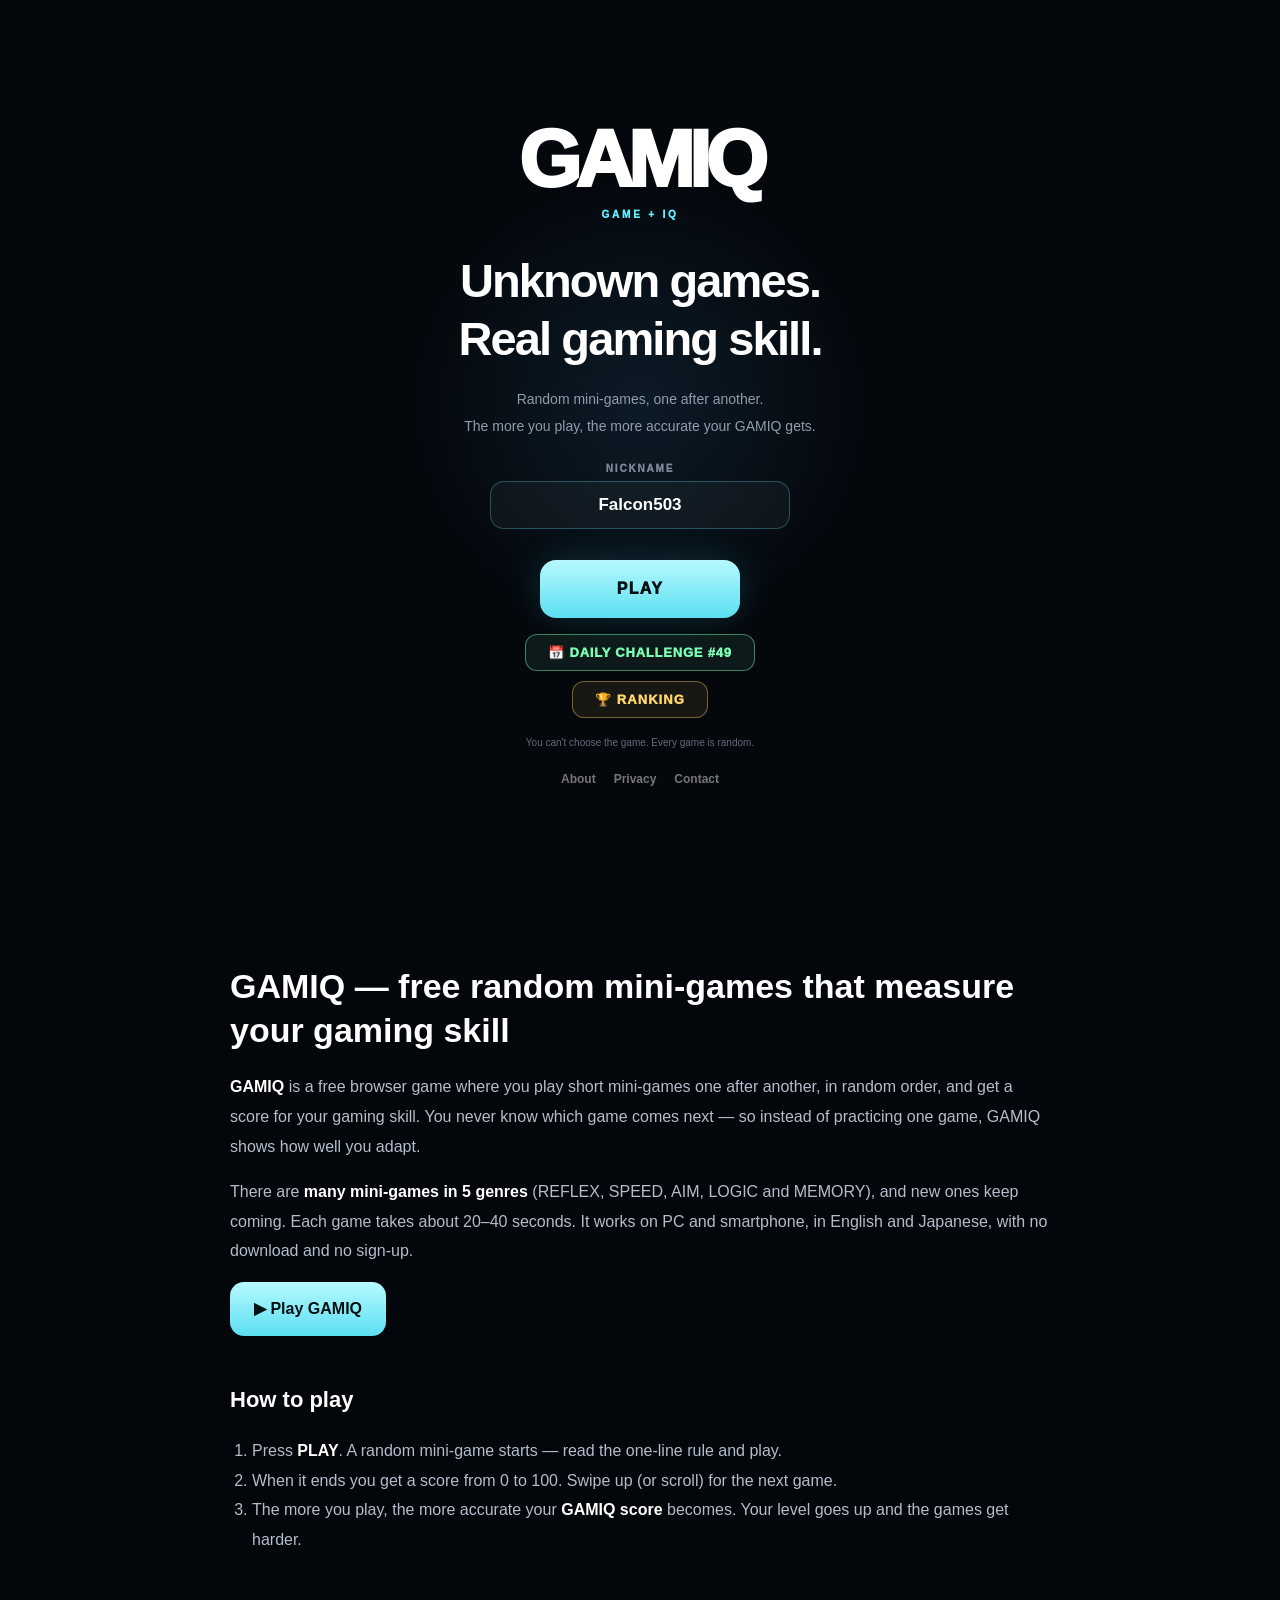
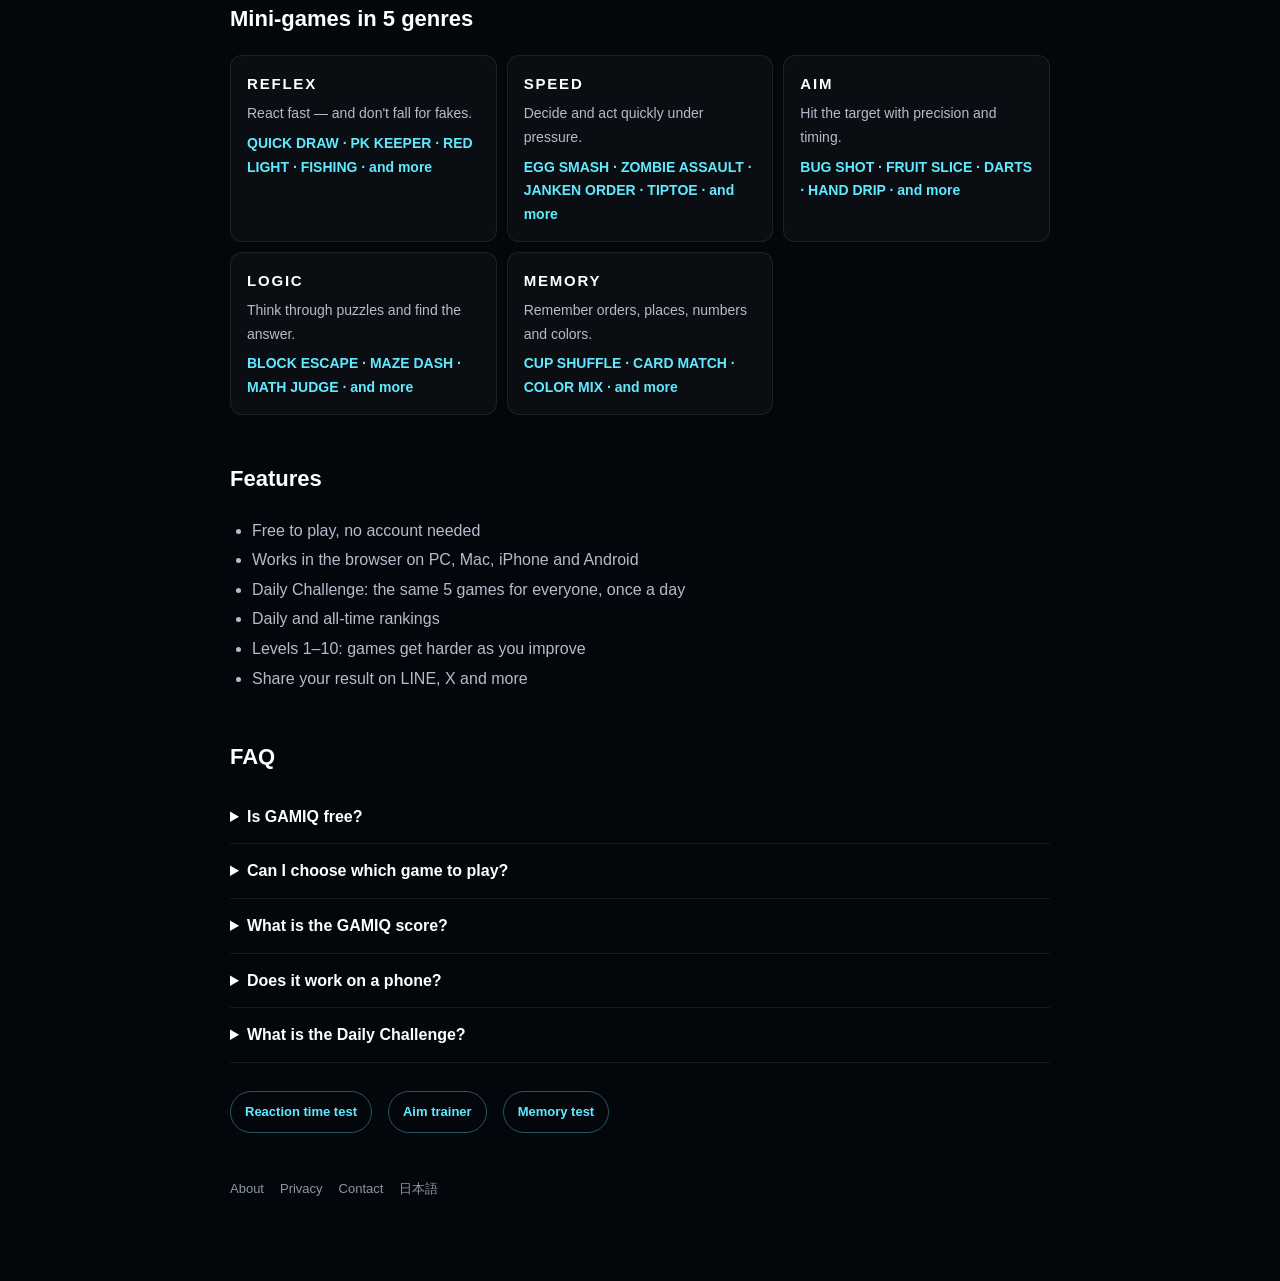
<file: index.html>
<!DOCTYPE html>
<html lang="en">
<head>
  <meta charset="UTF-8">

  <meta
    name="viewport"
    content="width=device-width, initial-scale=1, viewport-fit=cover"
  >

  <title>
    GAMIQ | Random Mini-Games That Measure Your Gaming Skill
  </title>

  <meta
    name="description"
    content="GAMIQ is a free browser game. Play random mini-games one after another and measure your gaming skill across REFLEX, SPEED, AIM, LOGIC, MEMORY and ADAPT."
  >

  <meta
    name="theme-color"
    content="#05070b"
  >


  <!-- Icons -->
  <link rel="icon" href="/favicon.svg" type="image/svg+xml">
  <link rel="icon" href="/favicon-32.png" sizes="32x32" type="image/png">
  <link rel="apple-touch-icon" href="/apple-touch-icon.png">

  <!-- Add to Home Screen (app mode) -->
  <link rel="manifest" href="/manifest.json">
  <meta name="mobile-web-app-capable" content="yes">
  <meta name="apple-mobile-web-app-capable" content="yes">
  <meta name="apple-mobile-web-app-title" content="GAMIQ">
  <meta name="apple-mobile-web-app-status-bar-style" content="black">

  <!-- Link preview (LINE, X, Facebook, Discord...) -->
  <meta property="og:type" content="website">
  <meta property="og:site_name" content="GAMIQ">
  <meta property="og:title" content="GAMIQ | Random mini-games. Real gaming skill.">
  <meta property="og:description" content="ランダムに出てくるミニゲームで、あなたの本当のゲーム力を測定。Random mini-games that measure your real gaming skill.">
  <link rel="canonical" href="https://playgamiq.com/">
  <link rel="alternate" hreflang="en" href="https://playgamiq.com/">
  <link rel="alternate" hreflang="ja" href="https://playgamiq.com/ja/">
  <link rel="alternate" hreflang="x-default" href="https://playgamiq.com/">
  <meta name="google-adsense-account" content="ca-pub-6898056372113472">
  <meta property="og:url" content="https://playgamiq.com/">
  <meta property="og:image" content="https://playgamiq.com/og-image.png">
  <meta property="og:image:width" content="1200">
  <meta property="og:image:height" content="630">
  <meta property="og:image:alt" content="GAMIQ — Random mini-games. Real gaming skill.">
  <meta name="twitter:card" content="summary_large_image">


  <!-- Google Analytics -->
  <script
    async
    src="https://www.googletagmanager.com/gtag/js?id=G-G4N0D0J3YC"
  ></script>

  <script>
    window.dataLayer =
      window.dataLayer || [];

    function gtag(){
      dataLayer.push(arguments);
    }

    gtag(
      "js",
      new Date()
    );

    gtag(
      "config",
      "G-G4N0D0J3YC"
    );
  </script>



  <script type="application/ld+json">{"@context": "https://schema.org", "@type": "WebSite", "name": "GAMIQ", "alternateName": "ゲーミック", "url": "https://playgamiq.com/", "inLanguage": ["en", "ja"], "publisher": {"@id": "https://playgamiq.com/#org"}}</script>
  <script type="application/ld+json">{"@context": "https://schema.org", "@type": "Organization", "@id": "https://playgamiq.com/#org", "name": "GAMIQ", "alternateName": ["ゲーミック", "playgamiq"], "url": "https://playgamiq.com/", "logo": "https://playgamiq.com/apple-touch-icon.png", "description": "GAMIQ (playgamiq.com) is a free browser game that measures your Game IQ with random mini-games. Not related to the Québec music awards of the same name.", "sameAs": ["https://www.youtube.com/@GAMIQ-k9", "https://www.tiktok.com/@gamiq_k9", "https://x.com/GAMIQ_k9"]}</script>
  <script type="application/ld+json">{"@context": "https://schema.org", "@type": "VideoGame", "name": "GAMIQ", "alternateName": ["ゲーミック", "GAMIQ (Game IQ)"], "url": "https://playgamiq.com/", "description": "GAMIQ is a free browser game where you play short mini-games one after another, in random order, and get a score for your gaming skill. You never know which game comes next — so instead of practicing one game, GAMIQ shows how well you adapt.", "inLanguage": ["en", "ja"], "gamePlatform": ["Web browser", "PC", "Smartphone"], "applicationCategory": "Game", "operatingSystem": "Any (web browser)", "playMode": "SinglePlayer", "genre": ["Casual", "Mini-games", "Reaction", "Puzzle", "Memory", "Brain game"], "isAccessibleForFree": true, "offers": {"@type": "Offer", "price": "0", "priceCurrency": "USD"}, "image": "https://playgamiq.com/og-image.png", "publisher": {"@id": "https://playgamiq.com/#org"}}</script>
  <script type="application/ld+json">{"@context": "https://schema.org", "@type": "FAQPage", "mainEntity": [{"@type": "Question", "name": "Is GAMIQ free?", "acceptedAnswer": {"@type": "Answer", "text": "Yes. GAMIQ is completely free to play in your browser. There is nothing to install and no account to create."}}, {"@type": "Question", "name": "Can I choose which game to play?", "acceptedAnswer": {"@type": "Answer", "text": "No. Games come in random order on purpose. GAMIQ measures how well you handle games you did not prepare for."}}, {"@type": "Question", "name": "What is the GAMIQ score?", "acceptedAnswer": {"@type": "Answer", "text": "A number from GAMIQ's own scoring of your mini-game results across REFLEX, SPEED, AIM, LOGIC, MEMORY and ADAPT (how well you adapt to new games). It is a game score, not a medical or psychological IQ test."}}, {"@type": "Question", "name": "Does it work on a phone?", "acceptedAnswer": {"@type": "Answer", "text": "Yes. GAMIQ works on smartphones (swipe for the next game) and on PC (scroll or use the keyboard)."}}, {"@type": "Question", "name": "What is the Daily Challenge?", "acceptedAnswer": {"@type": "Answer", "text": "Once a day, everyone plays the same 5 games — one from each genre — and the results go on a daily ranking."}}]}</script>

  <!-- GAMIQ V2 CSS -->
  <link
    rel="stylesheet"
    href="./js/styles.css"
  >
</head>

<body id="top">

  <div id="gamiq-app"></div>

  <!-- Readable text for search engines, AI and people (no JavaScript needed).
       Shown below the start screen; hidden while playing. -->
  <main id="gamiq-info" class="gq-info" lang="en">
    <h1>GAMIQ — free random mini-games that measure your gaming skill</h1>
    <p><strong>GAMIQ</strong> is a free browser game where you play short mini-games one after another, in random order, and get a score for your gaming skill. You never know which game comes next — so instead of practicing one game, GAMIQ shows how well you adapt.</p><p>There are <strong>many mini-games in 5 genres</strong> (REFLEX, SPEED, AIM, LOGIC and MEMORY), and new ones keep coming. Each game takes about 20–40 seconds. It works on PC and smartphone, in English and Japanese, with no download and no sign-up.</p>
    <p><a class="gq-info-play" href="#top">▶ Play GAMIQ</a></p>
    <h2>How to play</h2>
    <ol><li>Press <strong>PLAY</strong>. A random mini-game starts — read the one-line rule and play.</li><li>When it ends you get a score from 0 to 100. Swipe up (or scroll) for the next game.</li><li>The more you play, the more accurate your <strong>GAMIQ score</strong> becomes. Your level goes up and the games get harder.</li></ol>
    <h2>Mini-games in 5 genres</h2>
    <ul class="gq-info-genres"><li><h3>REFLEX</h3><p>React fast — and don't fall for fakes.</p><p class="gq-info-games">QUICK DRAW · PK KEEPER · RED LIGHT · FISHING · and more</p></li><li><h3>SPEED</h3><p>Decide and act quickly under pressure.</p><p class="gq-info-games">EGG SMASH · ZOMBIE ASSAULT · JANKEN ORDER · TIPTOE · and more</p></li><li><h3>AIM</h3><p>Hit the target with precision and timing.</p><p class="gq-info-games">BUG SHOT · FRUIT SLICE · DARTS · HAND DRIP · and more</p></li><li><h3>LOGIC</h3><p>Think through puzzles and find the answer.</p><p class="gq-info-games">BLOCK ESCAPE · MAZE DASH · MATH JUDGE · and more</p></li><li><h3>MEMORY</h3><p>Remember orders, places, numbers and colors.</p><p class="gq-info-games">CUP SHUFFLE · CARD MATCH · COLOR MIX · and more</p></li></ul>
    <h2>Features</h2>
    <ul><li>Free to play, no account needed</li><li>Works in the browser on PC, Mac, iPhone and Android</li><li>Daily Challenge: the same 5 games for everyone, once a day</li><li>Daily and all-time rankings</li><li>Levels 1–10: games get harder as you improve</li><li>Share your result on LINE, X and more</li></ul>
    <h2>FAQ</h2>
    <div class="gq-info-faq"><details><summary>Is GAMIQ free?</summary><p>Yes. GAMIQ is completely free to play in your browser. There is nothing to install and no account to create.</p></details><details><summary>Can I choose which game to play?</summary><p>No. Games come in random order on purpose. GAMIQ measures how well you handle games you did not prepare for.</p></details><details><summary>What is the GAMIQ score?</summary><p>A number from GAMIQ's own scoring of your mini-game results across REFLEX, SPEED, AIM, LOGIC, MEMORY and ADAPT (how well you adapt to new games). It is a game score, not a medical or psychological IQ test.</p></details><details><summary>Does it work on a phone?</summary><p>Yes. GAMIQ works on smartphones (swipe for the next game) and on PC (scroll or use the keyboard).</p></details><details><summary>What is the Daily Challenge?</summary><p>Once a day, everyone plays the same 5 games — one from each genre — and the results go on a daily ranking.</p></details></div>
    <nav class="gq-info-links gq-info-pages">
      <a href="/reaction-time-test">Reaction time test</a>
      <a href="/aim-trainer">Aim trainer</a>
      <a href="/memory-test">Memory test</a>
    </nav>
    <nav class="gq-info-links">
      <a href="/about?lang=en">About</a>
      <a href="/privacy?lang=en">Privacy</a>
      <a href="/contact?lang=en">Contact</a>
      <a href="/ja/" hreflang="ja">日本語</a>
    </nav>
  </main>



  <nav
    aria-label="Site information"
    hidden
  >
    <a href="./about">
      About
    </a>

    <a href="./privacy">
      Privacy
    </a>

    <a href="./contact">
      Contact
    </a>
  </nav>


  <!-- GAMIQ V2 -->
  <script
    type="module"
    src="./js/app.js"
  ></script>

</body>
</html>
</file>
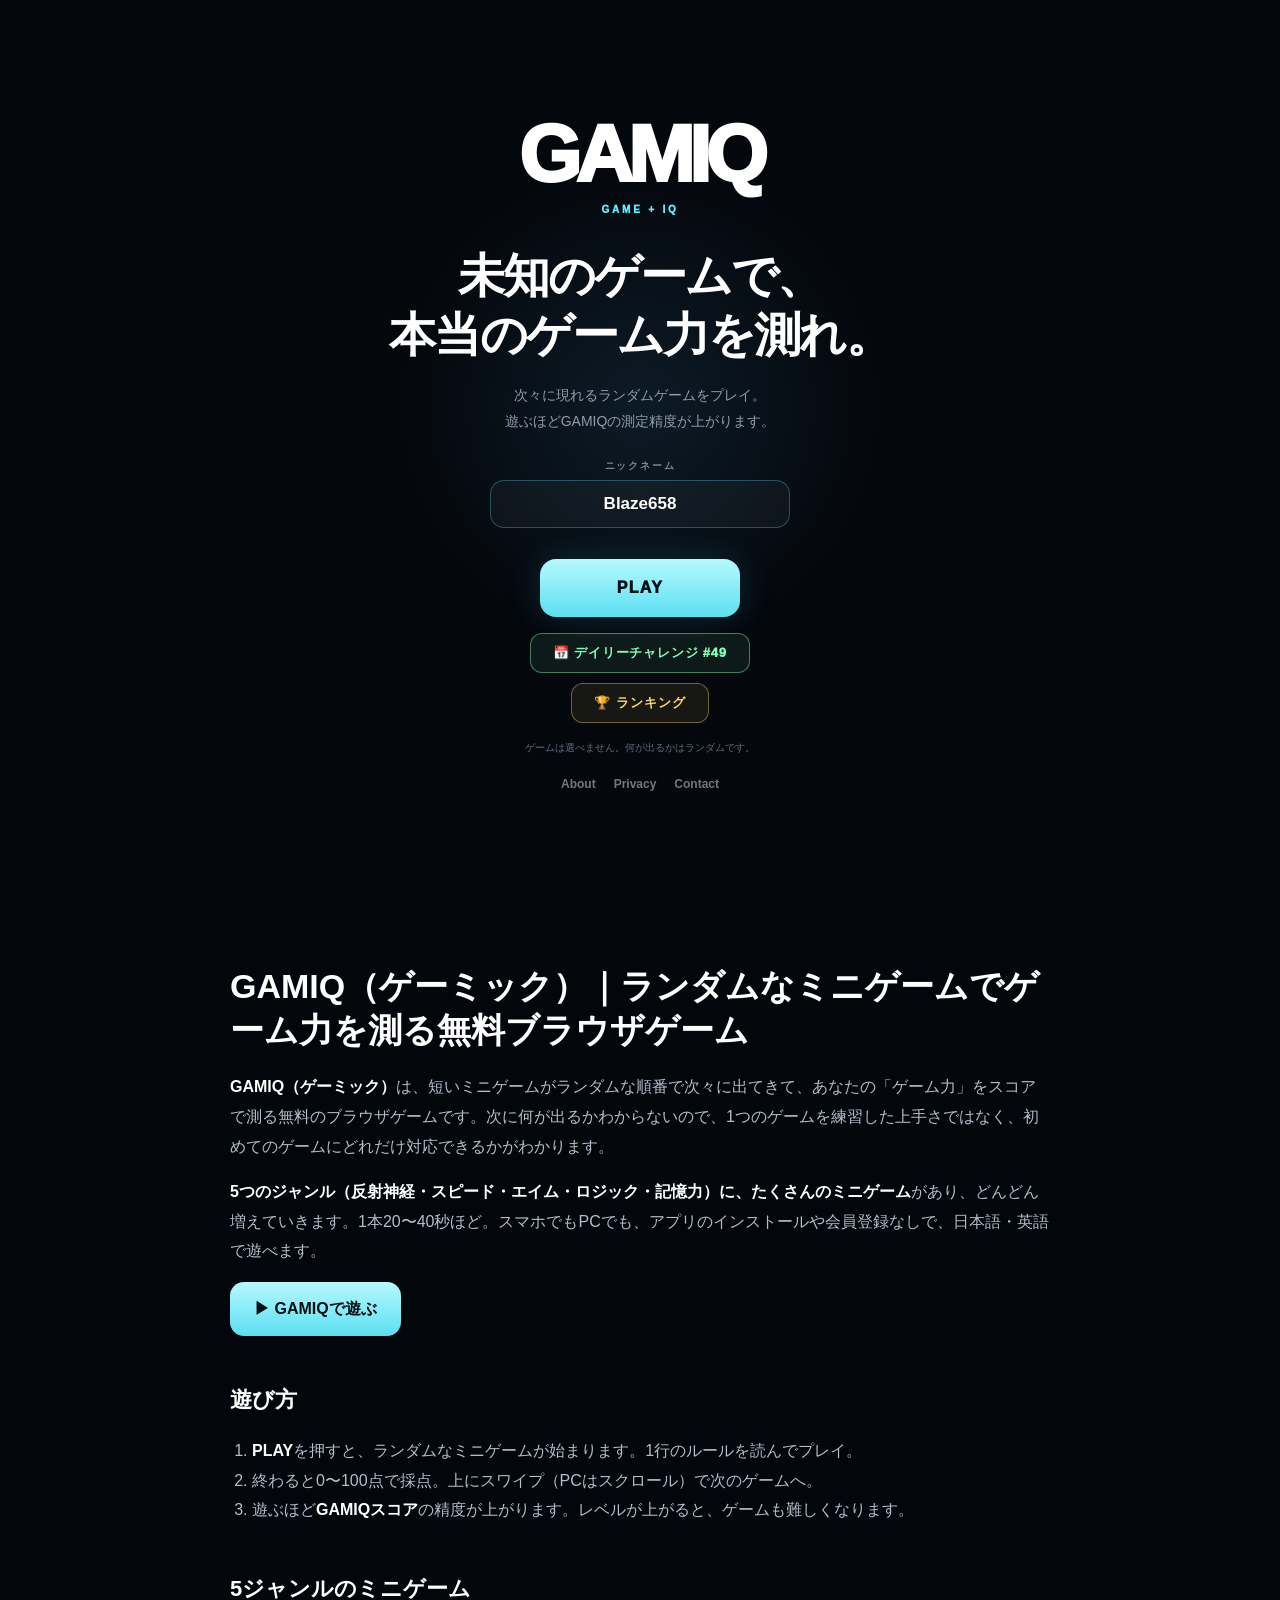
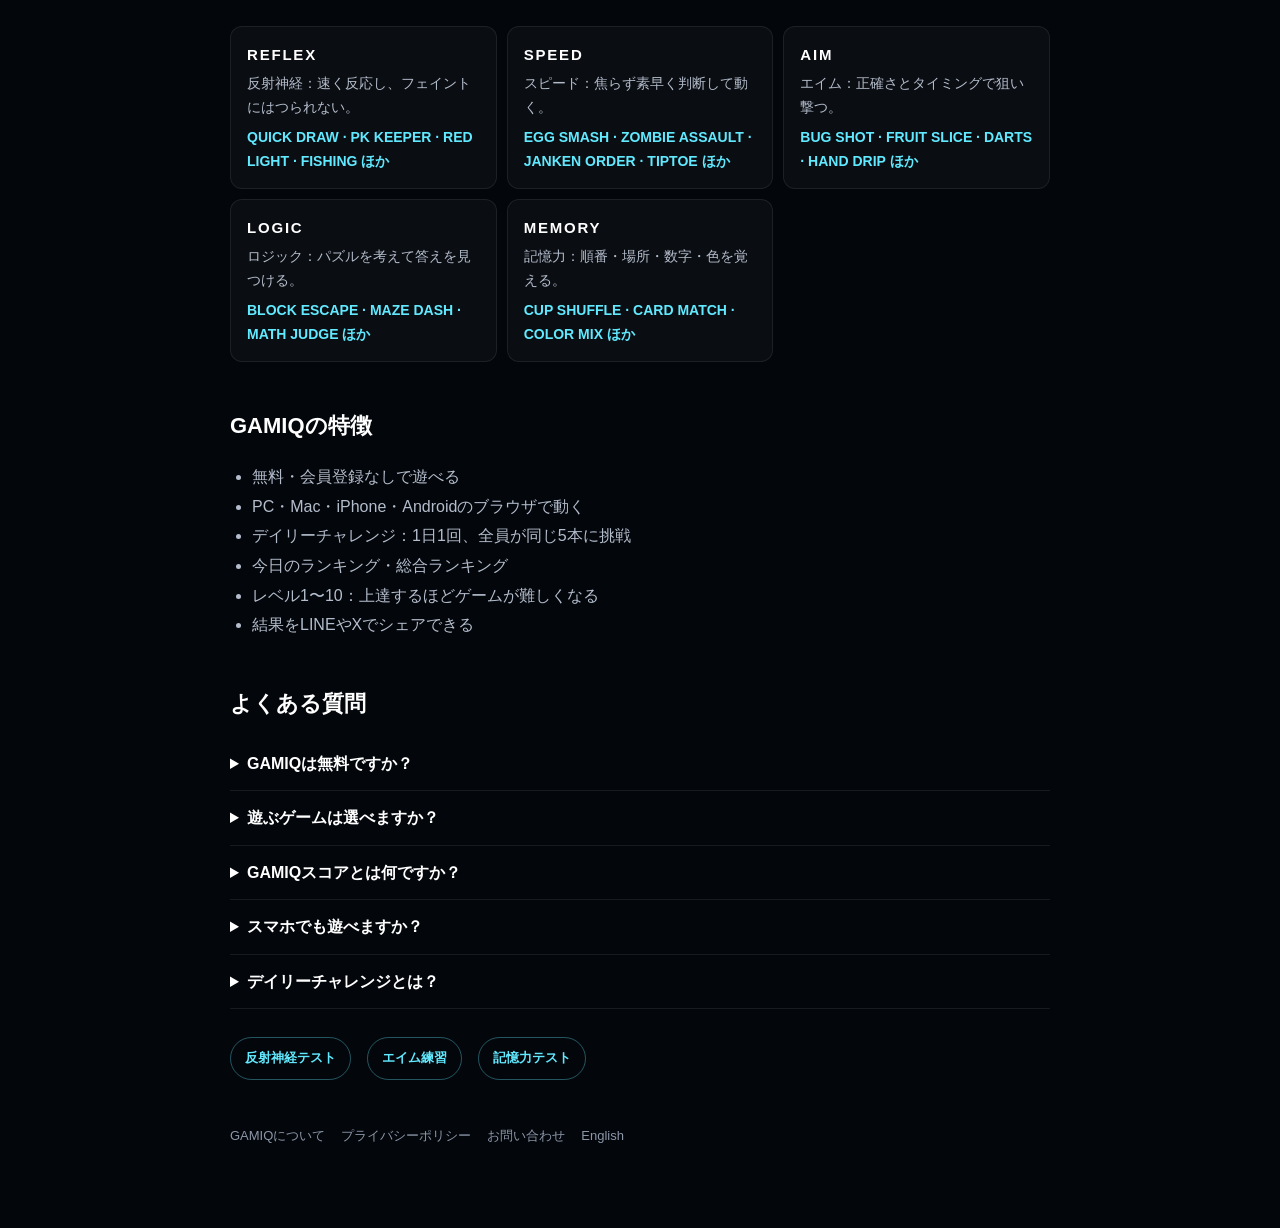
<file: ja/index.html>
<!DOCTYPE html>
<html lang="ja">
<head>
  <meta charset="UTF-8">

  <meta
    name="viewport"
    content="width=device-width, initial-scale=1, viewport-fit=cover"
  >

  <title>GAMIQ（ゲーミック）｜ランダムなミニゲームでゲーム力を測る無料ブラウザゲーム</title>

  <meta name="description" content="GAMIQ（ゲーミック）は、たくさんのミニゲームがランダムに出てくる無料ブラウザゲーム。反射神経・スピード・エイム・ロジック・記憶力から、あなたのゲーム力を測定します。スマホ・PC対応、登録不要。">

  <meta
    name="theme-color"
    content="#05070b"
  >


  <!-- Icons -->
  <link rel="icon" href="/favicon.svg" type="image/svg+xml">
  <link rel="icon" href="/favicon-32.png" sizes="32x32" type="image/png">
  <link rel="apple-touch-icon" href="/apple-touch-icon.png">

  <!-- Add to Home Screen (app mode) -->
  <link rel="manifest" href="/manifest.json">
  <meta name="mobile-web-app-capable" content="yes">
  <meta name="apple-mobile-web-app-capable" content="yes">
  <meta name="apple-mobile-web-app-title" content="GAMIQ">
  <meta name="apple-mobile-web-app-status-bar-style" content="black">

  <!-- Link preview (LINE, X, Facebook, Discord...) -->
  <meta property="og:type" content="website">
  <meta property="og:site_name" content="GAMIQ">
  <meta property="og:title" content="GAMIQ（ゲーミック）｜ランダムなミニゲームで、本当のゲーム力を測れ。">
  <meta property="og:description" content="ランダムに出てくるミニゲームで、あなたの本当のゲーム力を測定。Random mini-games that measure your real gaming skill.">
  <link rel="canonical" href="https://playgamiq.com/ja/">
  <link rel="alternate" hreflang="en" href="https://playgamiq.com/">
  <link rel="alternate" hreflang="ja" href="https://playgamiq.com/ja/">
  <link rel="alternate" hreflang="x-default" href="https://playgamiq.com/">
  <meta name="google-adsense-account" content="ca-pub-6898056372113472">
  <meta property="og:url" content="https://playgamiq.com/ja/">
  <meta property="og:image" content="https://playgamiq.com/og-image.png">
  <meta property="og:image:width" content="1200">
  <meta property="og:image:height" content="630">
  <meta property="og:image:alt" content="GAMIQ — Random mini-games. Real gaming skill.">
  <meta name="twitter:card" content="summary_large_image">


  <!-- Google Analytics -->
  <script
    async
    src="https://www.googletagmanager.com/gtag/js?id=G-G4N0D0J3YC"
  ></script>

  <script>
    window.dataLayer =
      window.dataLayer || [];

    function gtag(){
      dataLayer.push(arguments);
    }

    gtag(
      "js",
      new Date()
    );

    gtag(
      "config",
      "G-G4N0D0J3YC"
    );
  </script>



  <script type="application/ld+json">{"@context": "https://schema.org", "@type": "WebSite", "name": "GAMIQ", "alternateName": "ゲーミック", "url": "https://playgamiq.com/", "inLanguage": ["en", "ja"], "publisher": {"@id": "https://playgamiq.com/#org"}}</script>
  <script type="application/ld+json">{"@context": "https://schema.org", "@type": "Organization", "@id": "https://playgamiq.com/#org", "name": "GAMIQ", "alternateName": ["ゲーミック", "playgamiq"], "url": "https://playgamiq.com/", "logo": "https://playgamiq.com/apple-touch-icon.png", "description": "GAMIQ (playgamiq.com) is a free browser game that measures your Game IQ with random mini-games. Not related to the Québec music awards of the same name.", "sameAs": ["https://www.youtube.com/@GAMIQ-k9", "https://www.tiktok.com/@gamiq_k9", "https://x.com/GAMIQ_k9"]}</script>
  <script type="application/ld+json">{"@context": "https://schema.org", "@type": "VideoGame", "name": "GAMIQ", "alternateName": ["ゲーミック", "GAMIQ (Game IQ)"], "url": "https://playgamiq.com/ja/", "description": "GAMIQ（ゲーミック）は、短いミニゲームがランダムな順番で次々に出てきて、あなたの「ゲーム力」をスコアで測る無料のブラウザゲームです。次に何が出るかわからないので、1つのゲームを練習した上手さではなく、初めてのゲームにどれだけ対応できるかがわかります。", "inLanguage": ["en", "ja"], "gamePlatform": ["Web browser", "PC", "Smartphone"], "applicationCategory": "Game", "operatingSystem": "Any (web browser)", "playMode": "SinglePlayer", "genre": ["Casual", "Mini-games", "Reaction", "Puzzle", "Memory", "Brain game"], "isAccessibleForFree": true, "offers": {"@type": "Offer", "price": "0", "priceCurrency": "USD"}, "image": "https://playgamiq.com/og-image.png", "publisher": {"@id": "https://playgamiq.com/#org"}}</script>
  <script type="application/ld+json">{"@context": "https://schema.org", "@type": "FAQPage", "mainEntity": [{"@type": "Question", "name": "GAMIQは無料ですか？", "acceptedAnswer": {"@type": "Answer", "text": "はい。GAMIQはブラウザで遊べる完全無料のゲームです。インストールも会員登録も必要ありません。"}}, {"@type": "Question", "name": "遊ぶゲームは選べますか？", "acceptedAnswer": {"@type": "Answer", "text": "選べません。ゲームはわざとランダムな順番で出てきます。準備していないゲームにどれだけ対応できるかを測るためです。"}}, {"@type": "Question", "name": "GAMIQスコアとは何ですか？", "acceptedAnswer": {"@type": "Answer", "text": "反射神経・スピード・エイム・ロジック・記憶力と、新しいゲームへの適応力（ADAPT）を、ミニゲームの結果からGAMIQ独自の方法で計算したスコアです。ゲーム内の数値であり、医学的・心理学的なIQテストではありません。"}}, {"@type": "Question", "name": "スマホでも遊べますか？", "acceptedAnswer": {"@type": "Answer", "text": "はい。スマホ（スワイプで次のゲームへ）でも、PC（スクロールやキーボードで操作）でも遊べます。"}}, {"@type": "Question", "name": "デイリーチャレンジとは？", "acceptedAnswer": {"@type": "Answer", "text": "1日1回、全員が同じ5本（各ジャンル1本ずつ）に挑戦し、その結果で今日のランキングが決まるモードです。"}}]}</script>

  <!-- GAMIQ V2 CSS -->
  <link
    rel="stylesheet"
    href="/js/styles.css"
  >
</head>

<body id="top">

  <div id="gamiq-app"></div>

  <!-- Readable text for search engines, AI and people (no JavaScript needed).
       Shown below the start screen; hidden while playing. -->
  <main id="gamiq-info" class="gq-info" lang="ja">
    <h1>GAMIQ（ゲーミック）｜ランダムなミニゲームでゲーム力を測る無料ブラウザゲーム</h1>
    <p><strong>GAMIQ（ゲーミック）</strong>は、短いミニゲームがランダムな順番で次々に出てきて、あなたの「ゲーム力」をスコアで測る無料のブラウザゲームです。次に何が出るかわからないので、1つのゲームを練習した上手さではなく、初めてのゲームにどれだけ対応できるかがわかります。</p><p><strong>5つのジャンル（反射神経・スピード・エイム・ロジック・記憶力）に、たくさんのミニゲーム</strong>があり、どんどん増えていきます。1本20〜40秒ほど。スマホでもPCでも、アプリのインストールや会員登録なしで、日本語・英語で遊べます。</p>
    <p><a class="gq-info-play" href="#top">▶ GAMIQで遊ぶ</a></p>
    <h2>遊び方</h2>
    <ol><li><strong>PLAY</strong>を押すと、ランダムなミニゲームが始まります。1行のルールを読んでプレイ。</li><li>終わると0〜100点で採点。上にスワイプ（PCはスクロール）で次のゲームへ。</li><li>遊ぶほど<strong>GAMIQスコア</strong>の精度が上がります。レベルが上がると、ゲームも難しくなります。</li></ol>
    <h2>5ジャンルのミニゲーム</h2>
    <ul class="gq-info-genres"><li><h3>REFLEX</h3><p>反射神経：速く反応し、フェイントにはつられない。</p><p class="gq-info-games">QUICK DRAW · PK KEEPER · RED LIGHT · FISHING ほか</p></li><li><h3>SPEED</h3><p>スピード：焦らず素早く判断して動く。</p><p class="gq-info-games">EGG SMASH · ZOMBIE ASSAULT · JANKEN ORDER · TIPTOE ほか</p></li><li><h3>AIM</h3><p>エイム：正確さとタイミングで狙い撃つ。</p><p class="gq-info-games">BUG SHOT · FRUIT SLICE · DARTS · HAND DRIP ほか</p></li><li><h3>LOGIC</h3><p>ロジック：パズルを考えて答えを見つける。</p><p class="gq-info-games">BLOCK ESCAPE · MAZE DASH · MATH JUDGE ほか</p></li><li><h3>MEMORY</h3><p>記憶力：順番・場所・数字・色を覚える。</p><p class="gq-info-games">CUP SHUFFLE · CARD MATCH · COLOR MIX ほか</p></li></ul>
    <h2>GAMIQの特徴</h2>
    <ul><li>無料・会員登録なしで遊べる</li><li>PC・Mac・iPhone・Androidのブラウザで動く</li><li>デイリーチャレンジ：1日1回、全員が同じ5本に挑戦</li><li>今日のランキング・総合ランキング</li><li>レベル1〜10：上達するほどゲームが難しくなる</li><li>結果をLINEやXでシェアできる</li></ul>
    <h2>よくある質問</h2>
    <div class="gq-info-faq"><details><summary>GAMIQは無料ですか？</summary><p>はい。GAMIQはブラウザで遊べる完全無料のゲームです。インストールも会員登録も必要ありません。</p></details><details><summary>遊ぶゲームは選べますか？</summary><p>選べません。ゲームはわざとランダムな順番で出てきます。準備していないゲームにどれだけ対応できるかを測るためです。</p></details><details><summary>GAMIQスコアとは何ですか？</summary><p>反射神経・スピード・エイム・ロジック・記憶力と、新しいゲームへの適応力（ADAPT）を、ミニゲームの結果からGAMIQ独自の方法で計算したスコアです。ゲーム内の数値であり、医学的・心理学的なIQテストではありません。</p></details><details><summary>スマホでも遊べますか？</summary><p>はい。スマホ（スワイプで次のゲームへ）でも、PC（スクロールやキーボードで操作）でも遊べます。</p></details><details><summary>デイリーチャレンジとは？</summary><p>1日1回、全員が同じ5本（各ジャンル1本ずつ）に挑戦し、その結果で今日のランキングが決まるモードです。</p></details></div>
    <nav class="gq-info-links gq-info-pages">
      <a href="/ja/reaction-time-test">反射神経テスト</a>
      <a href="/ja/aim-trainer">エイム練習</a>
      <a href="/ja/memory-test">記憶力テスト</a>
    </nav>
    <nav class="gq-info-links">
      <a href="/about?lang=ja">GAMIQについて</a>
      <a href="/privacy?lang=ja">プライバシーポリシー</a>
      <a href="/contact?lang=ja">お問い合わせ</a>
      <a href="/" hreflang="en">English</a>
    </nav>
  </main>



  <nav
    aria-label="Site information"
    hidden
  >
    <a href="/about">
      About
    </a>

    <a href="/privacy">
      Privacy
    </a>

    <a href="/contact">
      Contact
    </a>
  </nav>


  <!-- GAMIQ V2 -->
  <script
    type="module"
    src="/js/app.js"
  ></script>

</body>
</html>
</file>
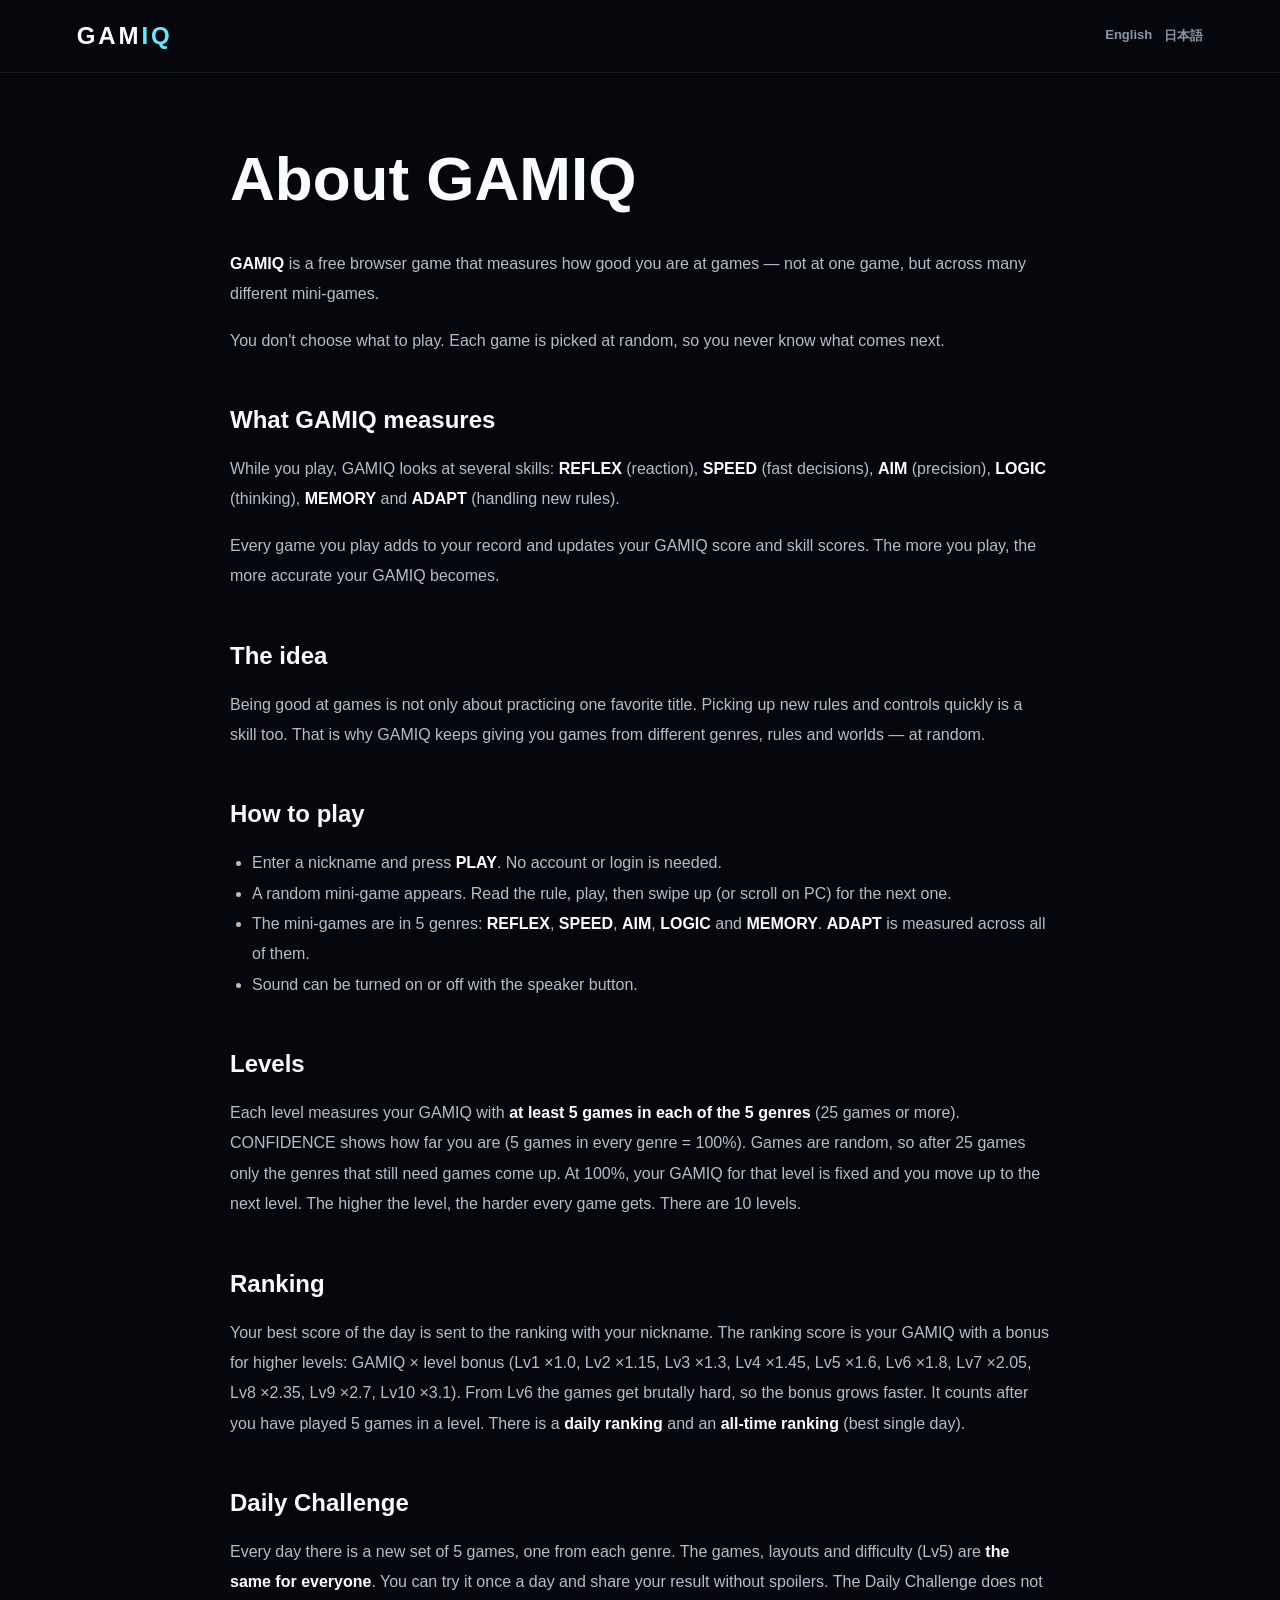
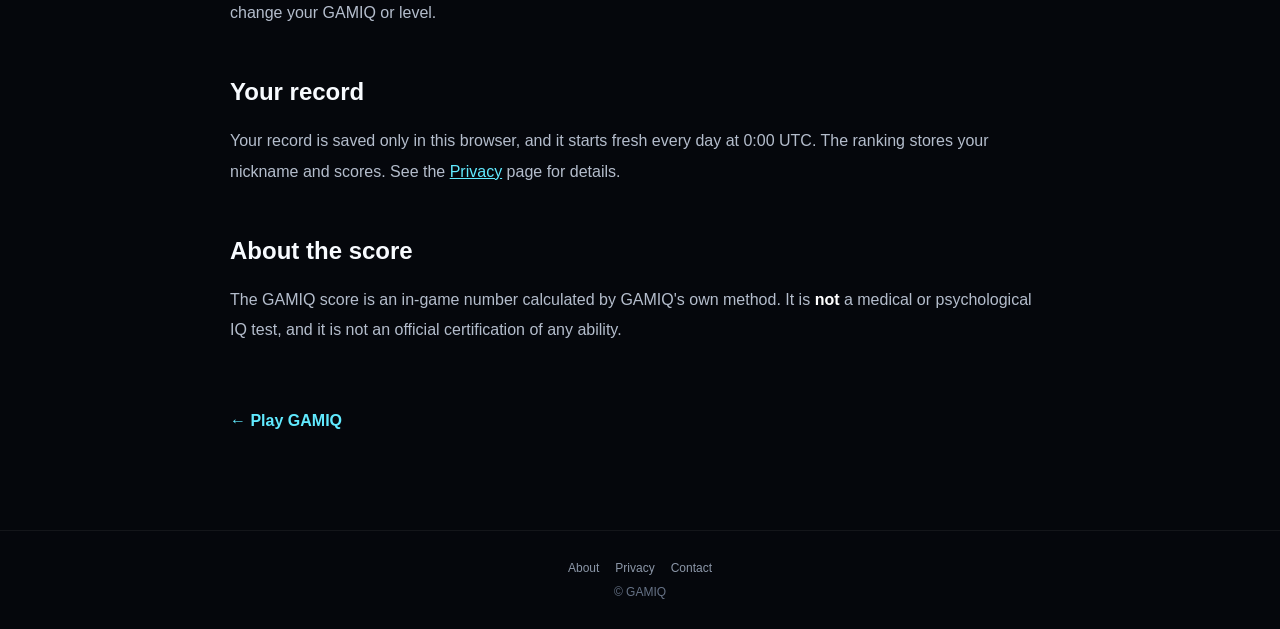
<file: about.html>
<!DOCTYPE html>
<html lang="en">
<head>
<meta charset="UTF-8">
<meta name="viewport" content="width=device-width,initial-scale=1.0">
<link rel="icon" href="/favicon.svg" type="image/svg+xml">
<link rel="icon" href="/favicon-32.png" sizes="32x32" type="image/png">
<link rel="apple-touch-icon" href="/apple-touch-icon.png">
<meta property="og:type" content="website">
<meta property="og:site_name" content="GAMIQ">
<meta property="og:title" content="About GAMIQ">
<link rel="canonical" href="https://playgamiq.com/about">
<meta name="google-adsense-account" content="ca-pub-6898056372113472">
<meta property="og:url" content="https://playgamiq.com/about">
<meta property="og:image" content="https://playgamiq.com/og-image.png">
<meta name="twitter:card" content="summary_large_image">

<title>About | GAMIQ</title>

<meta
  name="description"
  content="GAMIQ is a free browser game that measures your gaming skill with random mini-games: REFLEX, SPEED, AIM, LOGIC, MEMORY and ADAPT."
>

<script>
window.GAMIQ_PAGE = {
  en: { title: "About | GAMIQ", description: "GAMIQ is a free browser game that measures your gaming skill with random mini-games: REFLEX, SPEED, AIM, LOGIC, MEMORY and ADAPT." },
  ja: { title: "GAMIQについて | GAMIQ", description: "GAMIQは、ランダムに出題されるミニゲームで、REFLEX・SPEED・AIM・LOGIC・MEMORY・ADAPTのゲーム力を測る無料Webゲームです。" }
};
</script>

<style>
*{
  box-sizing:border-box;
}

body{
  margin:0;
  background:#05070c;
  color:#f8fbff;

  font-family:
    -apple-system,
    BlinkMacSystemFont,
    "Segoe UI",
    "Noto Sans JP",
    sans-serif;
}

.header{
  padding:22px 6%;
  border-bottom:1px solid rgba(255,255,255,.08);
}

.logo{
  color:#fff;
  text-decoration:none;
  font-size:24px;
  font-weight:900;
  letter-spacing:.12em;
}

.logo span{
  color:#61eaff;
}

main{
  width:min(820px,88%);
  margin:0 auto;
  padding:70px 0 100px;
}

h1{
  margin:0 0 35px;
  font-size:clamp(36px,6vw,62px);
}

h2{
  margin-top:50px;
  font-size:24px;
}

p{
  color:#b4bdcc;
  line-height:1.9;
  font-size:16px;
}

strong{
  color:#fff;
}

.back{
  display:inline-block;
  margin-top:50px;
  color:#61eaff;
  text-decoration:none;
  font-weight:800;
}

footer{
  padding:30px;
  text-align:center;
  border-top:1px solid rgba(255,255,255,.06);
  color:#667286;
  font-size:12px;
}

[hidden]{
  display:none !important;
}

.header{
  display:flex;
  align-items:center;
  justify-content:space-between;
  gap:16px;
}

.lang-switch{
  display:flex;
  gap:12px;
  font-size:13px;
  font-weight:800;
}

.lang-switch a{
  color:#8c97a8;
  text-decoration:none;
}

.lang-switch a:hover{
  color:#61eaff;
}

.site-links{
  display:flex;
  flex-wrap:wrap;
  justify-content:center;
  gap:16px;
  margin-bottom:10px;
}

.site-links a{
  color:#8c97a8;
  text-decoration:none;
}

ul{
  color:#b4bdcc;
  line-height:1.9;
  padding-left:22px;
}

.updated{
  color:#667286;
  font-size:13px;
}
</style>
</head>

<body>

<header class="header">
  <a class="logo" href="/" data-keep-lang="/">
    GAM<span>IQ</span>
  </a>

  <nav class="lang-switch" aria-label="Language">
    <a href="./about?lang=en">English</a>
    <a href="./about?lang=ja">日本語</a>
  </nav>
</header>

<main>

<div data-lang="en">
<h1>About GAMIQ</h1>

<p>
<strong>GAMIQ</strong> is a free browser game that measures how good you are at games
— not at one game, but across many different mini-games.
</p>

<p>
You don't choose what to play. Each game is picked at random, so you never know what comes next.
</p>

<h2>What GAMIQ measures</h2>

<p>
While you play, GAMIQ looks at several skills:
<strong>REFLEX</strong> (reaction), <strong>SPEED</strong> (fast decisions),
<strong>AIM</strong> (precision), <strong>LOGIC</strong> (thinking),
<strong>MEMORY</strong> and <strong>ADAPT</strong> (handling new rules).
</p>

<p>
Every game you play adds to your record and updates your GAMIQ score and skill scores.
The more you play, the more accurate your GAMIQ becomes.
</p>

<h2>The idea</h2>

<p>
Being good at games is not only about practicing one favorite title.
Picking up new rules and controls quickly is a skill too.
That is why GAMIQ keeps giving you games from different genres, rules and worlds — at random.
</p>

<h2>How to play</h2>

<ul>
<li>Enter a nickname and press <strong>PLAY</strong>. No account or login is needed.</li>
<li>A random mini-game appears. Read the rule, play, then swipe up (or scroll on PC) for the next one.</li>
<li>The mini-games are in 5 genres: <strong>REFLEX</strong>, <strong>SPEED</strong>, <strong>AIM</strong>, <strong>LOGIC</strong> and <strong>MEMORY</strong>. <strong>ADAPT</strong> is measured across all of them.</li>
<li>Sound can be turned on or off with the speaker button.</li>
</ul>

<h2>Levels</h2>

<p>
Each level measures your GAMIQ with <strong>at least 5 games in each of the 5 genres</strong> (25 games or more). CONFIDENCE shows how far you are (5 games in every genre = 100%). Games are random, so after 25 games only the genres that still need games come up.
At 100%, your GAMIQ for that level is fixed and you move up to the next level.
The higher the level, the harder every game gets. There are 10 levels.
</p>

<h2>Ranking</h2>

<p>
Your best score of the day is sent to the ranking with your nickname.
The ranking score is your GAMIQ with a bonus for higher levels:
GAMIQ × level bonus (Lv1 ×1.0, Lv2 ×1.15, Lv3 ×1.3, Lv4 ×1.45, Lv5 ×1.6, Lv6 ×1.8, Lv7 ×2.05, Lv8 ×2.35, Lv9 ×2.7, Lv10 ×3.1).
From Lv6 the games get brutally hard, so the bonus grows faster. It counts after you have played 5 games in a level.
There is a <strong>daily ranking</strong> and an <strong>all-time ranking</strong> (best single day).
</p>

<h2>Daily Challenge</h2>

<p>
Every day there is a new set of 5 games, one from each genre.
The games, layouts and difficulty (Lv5) are <strong>the same for everyone</strong>.
You can try it once a day and share your result without spoilers.
The Daily Challenge does not change your GAMIQ or level.
</p>

<h2>Your record</h2>

<p>
Your record is saved only in this browser, and it starts fresh every day at 0:00 UTC.
The ranking stores your nickname and scores.
See the <a href="./privacy" style="color:#61eaff">Privacy</a> page for details.
</p>

<h2>About the score</h2>

<p>
The GAMIQ score is an in-game number calculated by GAMIQ's own method.
It is <strong>not</strong> a medical or psychological IQ test,
and it is not an official certification of any ability.
</p>
<a class="back" href="/" data-keep-lang="/">
← Play GAMIQ
</a>
</div>

<div data-lang="ja" hidden>
<h1>GAMIQについて</h1>

<p>
<strong>GAMIQ</strong>は、
「ゲームが上手い」をひとつのゲームだけではなく、
さまざまなミニゲームを通じて測る無料のWebゲームです。
</p>

<p>
ユーザー自身がゲームを選ぶのではなく、
次に何が出てくるか分からないランダム形式を採用しています。
</p>

<h2>測定する能力</h2>

<p>
GAMIQでは、ゲームプレイを通じて、
REFLEX（反射）・SPEED（素早い判断）・AIM（正確さ）・
LOGIC（思考）・MEMORY（記憶）・ADAPT（適応力）を測定します。
</p>

<p>
ゲームをプレイするたびに結果が蓄積され、
GAMIQスコアや各能力値が更新されていきます。
遊ぶほど、測定の精度が上がります。
</p>

<h2>GAMIQの考え方</h2>

<p>
得意なゲームだけを繰り返すのではなく、
初めて見るルールや操作にも対応できることを
「ゲーム地力」のひとつとして考えています。
そのためGAMIQでは、
さまざまなジャンル・ルール・世界観のゲームを
ランダムに提供していきます。
</p>

<h2>遊び方</h2>

<ul>
<li>ニックネームを入れて<strong>PLAY</strong>を押すだけ。アカウント登録やログインは不要です。</li>
<li>ランダムにミニゲームが出てきます。ルールを読んで遊び、終わったら上にスワイプ（PCはスクロール）で次へ進みます。</li>
<li>ミニゲームは<strong>REFLEX</strong>（反射）・<strong>SPEED</strong>（判断）・<strong>AIM</strong>（正確さ）・<strong>LOGIC</strong>（思考）・<strong>MEMORY</strong>（記憶）の5ジャンルです。<strong>ADAPT</strong>（適応力）は全ゲームを通して測ります。</li>
<li>スピーカーボタンで、音のON/OFFを切り替えられます。</li>
</ul>

<h2>レベル</h2>

<p>
1つのレベルでは<strong>5ジャンルそれぞれ最低5ゲームずつ</strong>（合計25ゲーム以上）でGAMIQを測ります。CONFIDENCE（測定の進み具合）は全ジャンル5ゲームずつそろうと100%になります。ゲームはランダムなので、25ゲームを超えたら、まだ足りないジャンルのゲームだけが出てきます。
100%になると、そのレベルのGAMIQが確定し、次のレベルに上がります。
レベルが上がるほど、すべてのゲームが難しくなります。レベルは10まであります。
</p>

<h2>ランキング</h2>

<p>
その日のベストスコアが、ニックネームと一緒にランキングに送られます。
ランキングのスコアは、GAMIQに「高いレベルほど大きいボーナス」をかけたものです：
GAMIQ × レベルボーナス（Lv1 ×1.0、Lv2 ×1.15、Lv3 ×1.3、Lv4 ×1.45、Lv5 ×1.6、Lv6 ×1.8、Lv7 ×2.05、Lv8 ×2.35、Lv9 ×2.7、Lv10 ×3.1）。
Lv6からはゲームが一気に激ムズになるため、ボーナスも大きく伸びます。そのレベルで5ゲーム以上遊ぶと反映されます。
<strong>今日のランキング</strong>と、1日の最高記録で競う<strong>歴代ランキング</strong>があります。
</p>

<h2>デイリーチャレンジ</h2>

<p>
毎日、各ジャンルから1つずつ選ばれた5ゲームが登場します。
ゲーム・配置・難易度（Lv5）は<strong>全員同じ</strong>です。
挑戦できるのは1日1回で、結果はネタバレなしでシェアできます。
デイリーチャレンジは、いつものGAMIQやレベルには影響しません。
</p>

<h2>記録について</h2>

<p>
記録はお使いのブラウザの中だけに保存され、毎日 日本時間 朝9時（0:00 UTC）にリセットされます。
ランキングには、ニックネームとスコアが保存されます。
詳しくは<a href="./privacy?lang=ja" style="color:#61eaff">プライバシーポリシー</a>をご覧ください。
</p>

<h2>スコアについて</h2>

<p>
GAMIQスコアは、
GAMIQ独自の計算方式によるゲーム内指標です。
医学的・心理学的なIQ検査や、
公的な能力認定を目的とするものではありません。
</p>
<a class="back" href="/" data-keep-lang="/">
← GAMIQをプレイする
</a>
</div>

</main>

<footer>
  <div class="site-links">
    <a href="./about">About</a>
    <a href="./privacy">Privacy</a>
    <a href="./contact">Contact</a>
  </div>
  © GAMIQ
</footer>

<script>
/* Show English or Japanese. ?lang=ja / ?lang=en wins, then the browser language. */
(function () {
  var supported = ["en", "ja"];
  var lang = "en";

  try {
    var fromUrl = new URLSearchParams(location.search).get("lang");
    if (supported.indexOf(fromUrl) !== -1) {
      lang = fromUrl;
    } else {
      var list = navigator.languages && navigator.languages.length
        ? navigator.languages
        : [navigator.language || "en"];
      for (var i = 0; i < list.length; i++) {
        var short = String(list[i]).toLowerCase().split("-")[0];
        if (supported.indexOf(short) !== -1) { lang = short; break; }
      }
    }
  } catch (e) {}

  document.documentElement.lang = lang;

  var blocks = document.querySelectorAll("[data-lang]");
  for (var j = 0; j < blocks.length; j++) {
    blocks[j].hidden = blocks[j].getAttribute("data-lang") !== lang;
  }

  var meta = document.querySelector('meta[name="description"]');
  var page = window.GAMIQ_PAGE && window.GAMIQ_PAGE[lang];
  if (page) {
    document.title = page.title;
    if (meta) meta.setAttribute("content", page.description);
  }

  // Keep the language when going back to the game.
  var links = document.querySelectorAll("a[data-keep-lang]");
  for (var k = 0; k < links.length; k++) {
    links[k].setAttribute("href", links[k].getAttribute("data-keep-lang") + "?lang=" + lang);
  }
})();
</script>

</body>
</html>
</file>
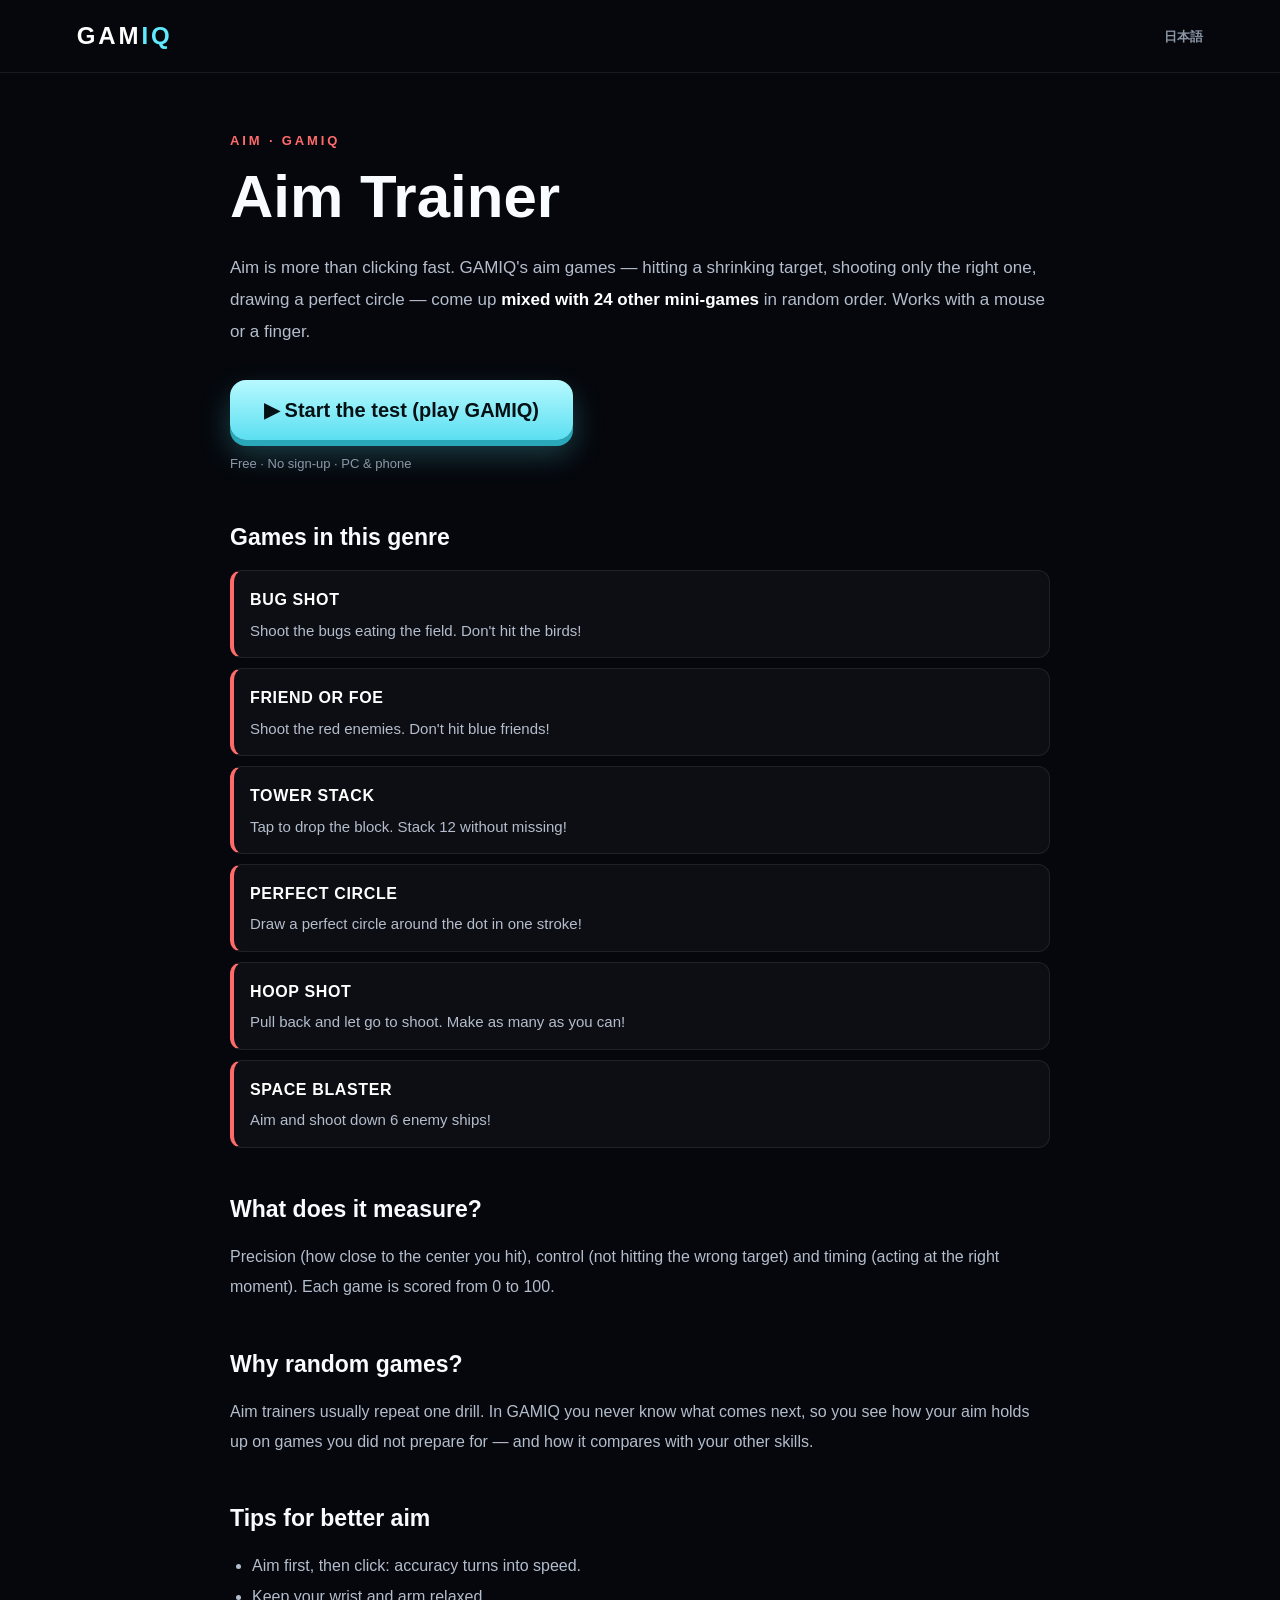
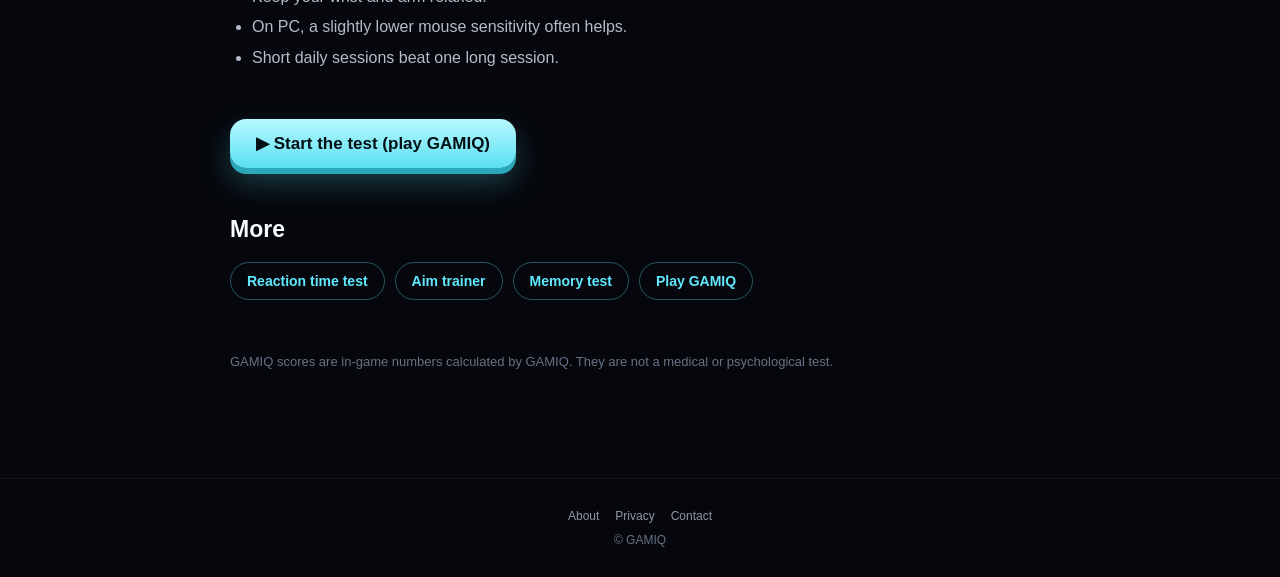
<file: aim-trainer.html>
<!DOCTYPE html>
<html lang="en">
<head>
<meta charset="UTF-8">
<meta name="viewport" content="width=device-width,initial-scale=1.0">
<title>Aim Trainer – Free Aim Test Games in Your Browser | GAMIQ</title>
<meta name="description" content="Free aim test with mini-games like bullseye, perfect circle and hoop shot — mixed with reflex, speed, logic and memory games for a full gaming skill score.">
<link rel="canonical" href="https://playgamiq.com/aim-trainer">
<link rel="alternate" hreflang="en" href="https://playgamiq.com/aim-trainer">
<link rel="alternate" hreflang="ja" href="https://playgamiq.com/ja/aim-trainer">
<link rel="alternate" hreflang="x-default" href="https://playgamiq.com/aim-trainer">
<meta name="google-adsense-account" content="ca-pub-6898056372113472">
<link rel="icon" href="/favicon.svg" type="image/svg+xml">
<link rel="icon" href="/favicon-32.png" sizes="32x32" type="image/png">
<link rel="apple-touch-icon" href="/apple-touch-icon.png">
<meta property="og:type" content="website">
<meta property="og:site_name" content="GAMIQ">
<meta property="og:title" content="Aim Trainer – Free Aim Test Games in Your Browser | GAMIQ">
<meta property="og:description" content="Free aim test with mini-games like bullseye, perfect circle and hoop shot — mixed with reflex, speed, logic and memory games for a full gaming skill score.">
<meta property="og:url" content="https://playgamiq.com/aim-trainer">
<meta property="og:image" content="https://playgamiq.com/og-image.png">
<meta name="twitter:card" content="summary_large_image">
<script type="application/ld+json">{"@context": "https://schema.org", "@type": "WebPage", "name": "Aim Trainer", "description": "Free aim test with mini-games like bullseye, perfect circle and hoop shot — mixed with reflex, speed, logic and memory games for a full gaming skill score.", "url": "https://playgamiq.com/aim-trainer", "inLanguage": "en", "isPartOf": {"@type": "WebSite", "name": "GAMIQ", "url": "https://playgamiq.com/"}}</script><script type="application/ld+json">{"@context": "https://schema.org", "@type": "FAQPage", "mainEntity": [{"@type": "Question", "name": "What does it measure?", "acceptedAnswer": {"@type": "Answer", "text": "Precision (how close to the center you hit), control (not hitting the wrong target) and timing (acting at the right moment). Each game is scored from 0 to 100."}}, {"@type": "Question", "name": "Why random games?", "acceptedAnswer": {"@type": "Answer", "text": "Aim trainers usually repeat one drill. In GAMIQ you never know what comes next, so you see how your aim holds up on games you did not prepare for — and how it compares with your other skills."}}]}</script>
<script async src="https://www.googletagmanager.com/gtag/js?id=G-G4N0D0J3YC"></script>
<script>window.dataLayer=window.dataLayer||[];function gtag(){dataLayer.push(arguments);}gtag('js',new Date());gtag('config','G-G4N0D0J3YC');</script>
<style>*{box-sizing:border-box}
body{margin:0;background:#05070c;color:#f8fbff;font-family:-apple-system,BlinkMacSystemFont,"Segoe UI","Noto Sans JP",sans-serif}
.header{display:flex;align-items:center;justify-content:space-between;gap:16px;padding:22px 6%;border-bottom:1px solid rgba(255,255,255,.08)}
.logo{color:#fff;text-decoration:none;font-size:24px;font-weight:900;letter-spacing:.12em}
.logo span{color:#61eaff}
.lang-switch a{color:#8c97a8;text-decoration:none;font-size:13px;font-weight:800}
.lang-switch a:hover{color:#61eaff}
main{width:min(820px,88%);margin:0 auto;padding:56px 0 90px}
.kicker{margin:0 0 10px;color:var(--genre);font-size:13px;font-weight:900;letter-spacing:.22em}
h1{margin:0 0 22px;font-size:clamp(36px,6vw,60px);line-height:1.1}
h2{margin-top:48px;font-size:23px}
p,ul{color:#b4bdcc;line-height:1.9;font-size:16px}
ul{padding-left:22px}
strong{color:#fff}
.lead{font-size:17px}
.cta{display:inline-block;margin-top:14px;padding:18px 34px;border-radius:16px;background:linear-gradient(180deg,#b7f9ff,#5bdff1);color:#031014;font-size:20px;font-weight:900;text-decoration:none;box-shadow:0 6px 0 #2aa7b8,0 14px 30px rgba(95,239,255,.25)}
.cta:active{transform:translateY(4px);box-shadow:0 2px 0 #2aa7b8}
.cta.small{font-size:17px;padding:14px 26px;margin-top:30px}
.free{margin-top:12px;color:#8c97a8;font-size:13px}
.games{list-style:none;padding:0;display:grid;gap:10px}
.games li{padding:14px 16px;border:1px solid rgba(255,255,255,.08);border-left:4px solid var(--genre);border-radius:12px;background:rgba(255,255,255,.03)}
.games strong{display:block;margin-bottom:2px;letter-spacing:.04em}
.games span{display:block;font-size:15px;line-height:1.7}
.others{display:flex;flex-wrap:wrap;gap:10px}
.others a{padding:10px 16px;border:1px solid rgba(97,234,255,.35);border-radius:999px;color:#61eaff;text-decoration:none;font-weight:800;font-size:14px}
.note{margin-top:50px;color:#667286;font-size:13px}
footer{padding:30px;text-align:center;border-top:1px solid rgba(255,255,255,.06);color:#667286;font-size:12px}
.site-links{display:flex;flex-wrap:wrap;justify-content:center;gap:16px;margin-bottom:10px}
.site-links a{color:#8c97a8;text-decoration:none}

:root{--genre:#ff6b6b;}
.g-head{margin:40px 0 10px;color:var(--c);font-size:14px;font-weight:900;letter-spacing:.14em}
.games li{border-left-color:var(--c,var(--genre))}
</style>
</head>
<body>
<header class="header">
  <a class="logo" href="/">GAM<span>IQ</span></a>
  <nav class="lang-switch"><a href="/ja/aim-trainer" hreflang="ja">日本語</a></nav>
</header>
<main>
<p class="kicker">AIM · GAMIQ</p><h1>Aim Trainer</h1><p class="lead">Aim is more than clicking fast. GAMIQ's aim games — hitting a shrinking target, shooting only the right one, drawing a perfect circle — come up <strong>mixed with 24 other mini-games</strong> in random order. Works with a mouse or a finger.</p><a class="cta" href="/">▶ Start the test (play GAMIQ)</a><p class="free">Free · No sign-up · PC & phone</p><h2>Games in this genre</h2><ul class="games" style="--c:#ff6b6b"><li><strong>BUG SHOT</strong><span>Shoot the bugs eating the field. Don&#x27;t hit the birds!</span></li><li><strong>FRIEND OR FOE</strong><span>Shoot the red enemies. Don&#x27;t hit blue friends!</span></li><li><strong>TOWER STACK</strong><span>Tap to drop the block. Stack 12 without missing!</span></li><li><strong>PERFECT CIRCLE</strong><span>Draw a perfect circle around the dot in one stroke!</span></li><li><strong>HOOP SHOT</strong><span>Pull back and let go to shoot. Make as many as you can!</span></li><li><strong>SPACE BLASTER</strong><span>Aim and shoot down 6 enemy ships!</span></li></ul><h2>What does it measure?</h2><p>Precision (how close to the center you hit), control (not hitting the wrong target) and timing (acting at the right moment). Each game is scored from 0 to 100.</p><h2>Why random games?</h2><p>Aim trainers usually repeat one drill. In GAMIQ you never know what comes next, so you see how your aim holds up on games you did not prepare for — and how it compares with your other skills.</p><h2>Tips for better aim</h2><ul><li>Aim first, then click: accuracy turns into speed.</li><li>Keep your wrist and arm relaxed.</li><li>On PC, a slightly lower mouse sensitivity often helps.</li><li>Short daily sessions beat one long session.</li></ul><a class="cta small" href="/">▶ Start the test (play GAMIQ)</a>
  <h2>More</h2>
  <nav class="others"><a href="/reaction-time-test">Reaction time test</a><a href="/aim-trainer">Aim trainer</a><a href="/memory-test">Memory test</a><a href="/">Play GAMIQ</a></nav>
  <p class="note">GAMIQ scores are in-game numbers calculated by GAMIQ. They are not a medical or psychological test.</p>
</main>
<footer>
  <nav class="site-links"><a href="/about?lang=en">About</a><a href="/privacy?lang=en">Privacy</a><a href="/contact?lang=en">Contact</a></nav>
  © GAMIQ
</footer>
</body>
</html>
</file>
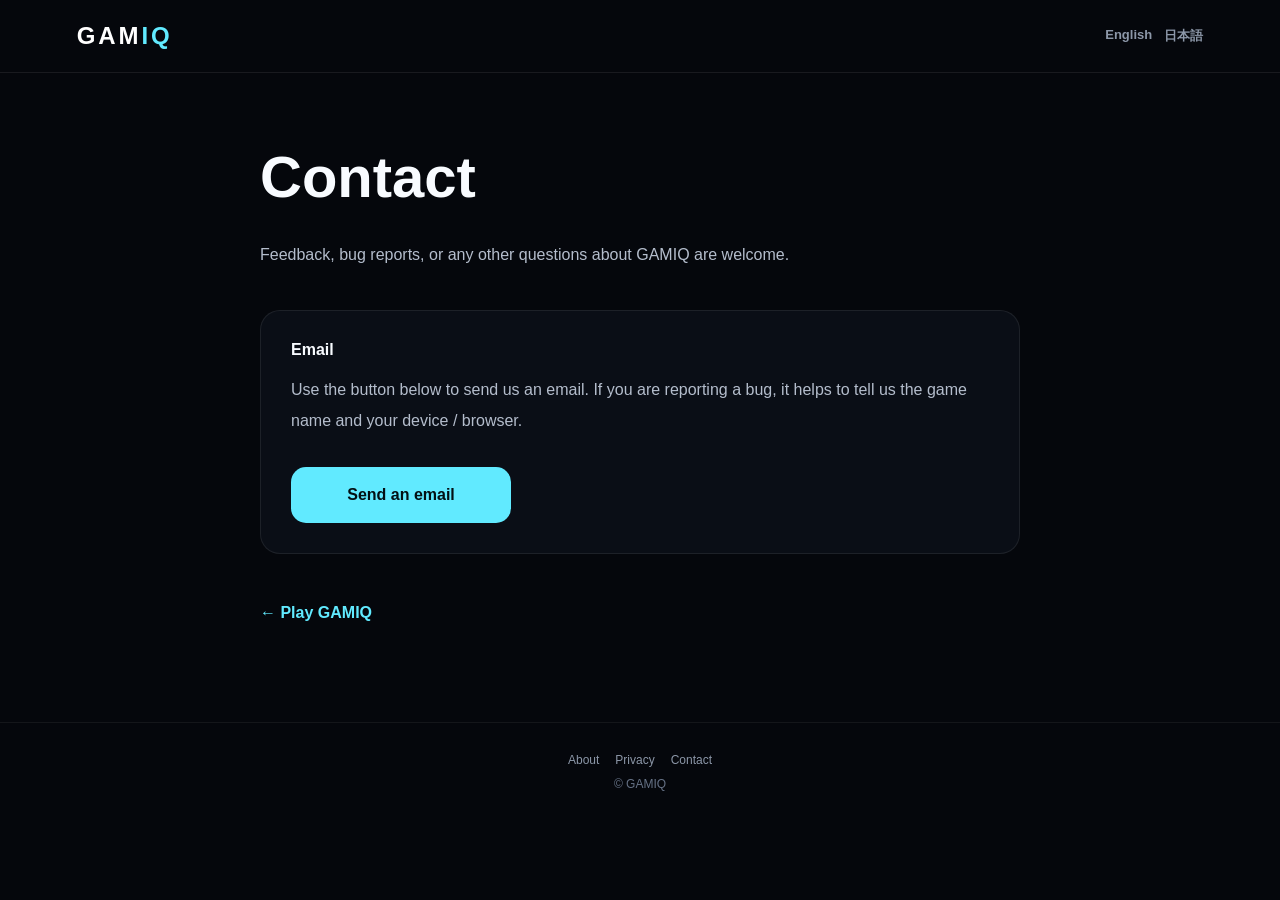
<file: contact.html>
<!DOCTYPE html>
<html lang="en">
<head>
<meta charset="UTF-8">
<meta name="viewport" content="width=device-width,initial-scale=1.0">
<link rel="icon" href="/favicon.svg" type="image/svg+xml">
<link rel="icon" href="/favicon-32.png" sizes="32x32" type="image/png">
<link rel="apple-touch-icon" href="/apple-touch-icon.png">
<meta property="og:type" content="website">
<meta property="og:site_name" content="GAMIQ">
<meta property="og:title" content="Contact GAMIQ">
<link rel="canonical" href="https://playgamiq.com/contact">
<meta name="google-adsense-account" content="ca-pub-6898056372113472">
<meta property="og:url" content="https://playgamiq.com/contact">
<meta property="og:image" content="https://playgamiq.com/og-image.png">
<meta name="twitter:card" content="summary_large_image">

<title>Contact | GAMIQ</title>

<meta
  name="description"
  content="Contact GAMIQ: feedback, bug reports and questions."
>

<script>
window.GAMIQ_PAGE = {
  en: { title: "Contact | GAMIQ", description: "Contact GAMIQ: feedback, bug reports and questions." },
  ja: { title: "お問い合わせ | GAMIQ", description: "GAMIQへのお問い合わせページです。" }
};
</script>

<style>
*{
  box-sizing:border-box;
}

body{
  margin:0;
  background:#05070c;
  color:#f8fbff;

  font-family:
    -apple-system,
    BlinkMacSystemFont,
    "Segoe UI",
    "Noto Sans JP",
    sans-serif;
}

.header{
  padding:22px 6%;
  border-bottom:1px solid rgba(255,255,255,.08);
}

.logo{
  color:#fff;
  text-decoration:none;
  font-size:24px;
  font-weight:900;
  letter-spacing:.12em;
}

.logo span{
  color:#61eaff;
}

main{
  width:min(760px,88%);
  margin:0 auto;
  padding:70px 0 100px;
}

h1{
  margin:0 0 30px;
  font-size:clamp(36px,6vw,58px);
}

p{
  color:#b4bdcc;
  line-height:1.9;
}

.contact-box{
  margin-top:40px;
  padding:30px;
  border:1px solid rgba(255,255,255,.08);
  border-radius:20px;
  background:#0a0e16;
}

.contact-button{
  display:inline-flex;
  align-items:center;
  justify-content:center;

  margin-top:15px;

  min-width:220px;
  min-height:56px;

  padding:0 24px;

  border-radius:15px;

  color:#031014;
  background:#61eaff;

  font-weight:900;
  text-decoration:none;
}

.back{
  display:inline-block;
  margin-top:50px;
  color:#61eaff;
  text-decoration:none;
  font-weight:800;
}

footer{
  padding:30px;
  text-align:center;
  border-top:1px solid rgba(255,255,255,.06);
  color:#667286;
  font-size:12px;
}

[hidden]{
  display:none !important;
}

.header{
  display:flex;
  align-items:center;
  justify-content:space-between;
  gap:16px;
}

.lang-switch{
  display:flex;
  gap:12px;
  font-size:13px;
  font-weight:800;
}

.lang-switch a{
  color:#8c97a8;
  text-decoration:none;
}

.lang-switch a:hover{
  color:#61eaff;
}

.site-links{
  display:flex;
  flex-wrap:wrap;
  justify-content:center;
  gap:16px;
  margin-bottom:10px;
}

.site-links a{
  color:#8c97a8;
  text-decoration:none;
}

ul{
  color:#b4bdcc;
  line-height:1.9;
  padding-left:22px;
}

.updated{
  color:#667286;
  font-size:13px;
}
</style>
</head>

<body>

<header class="header">
  <a class="logo" href="/" data-keep-lang="/">
    GAM<span>IQ</span>
  </a>

  <nav class="lang-switch" aria-label="Language">
    <a href="./contact?lang=en">English</a>
    <a href="./contact?lang=ja">日本語</a>
  </nav>
</header>

<main>

<div data-lang="en">
<h1>Contact</h1>

<p>
Feedback, bug reports, or any other questions about GAMIQ are welcome.
</p>

<div class="contact-box">

  <strong>Email</strong>

  <p>
    Use the button below to send us an email.
    If you are reporting a bug, it helps to tell us the game name and your device / browser.
  </p>

  <a
    class="contact-button"
    href="mailto:shindan3110@gmail.com?subject=GAMIQ%20Contact"
  >
    Send an email
  </a>

</div>
<a class="back" href="/" data-keep-lang="/">
← Play GAMIQ
</a>
</div>

<div data-lang="ja" hidden>
<h1>お問い合わせ</h1>

<p>
GAMIQに関するご意見、不具合のご報告、
その他のお問い合わせはこちらからお願いします。
</p>

<div class="contact-box">

  <strong>メール</strong>

  <p>
    下のボタンからメールを送信できます。
    不具合のご報告の際は、ゲーム名とお使いの端末・ブラウザを書いていただけると助かります。
  </p>

  <a
    class="contact-button"
    href="mailto:shindan3110@gmail.com?subject=GAMIQ%E3%81%B8%E3%81%AE%E3%81%8A%E5%95%8F%E3%81%84%E5%90%88%E3%82%8F%E3%81%9B"
  >
    メールで問い合わせる
  </a>

</div>
<a class="back" href="/" data-keep-lang="/">
← GAMIQをプレイする
</a>
</div>

</main>

<footer>
  <div class="site-links">
    <a href="./about">About</a>
    <a href="./privacy">Privacy</a>
    <a href="./contact">Contact</a>
  </div>
  © GAMIQ
</footer>

<script>
/* Show English or Japanese. ?lang=ja / ?lang=en wins, then the browser language. */
(function () {
  var supported = ["en", "ja"];
  var lang = "en";

  try {
    var fromUrl = new URLSearchParams(location.search).get("lang");
    if (supported.indexOf(fromUrl) !== -1) {
      lang = fromUrl;
    } else {
      var list = navigator.languages && navigator.languages.length
        ? navigator.languages
        : [navigator.language || "en"];
      for (var i = 0; i < list.length; i++) {
        var short = String(list[i]).toLowerCase().split("-")[0];
        if (supported.indexOf(short) !== -1) { lang = short; break; }
      }
    }
  } catch (e) {}

  document.documentElement.lang = lang;

  var blocks = document.querySelectorAll("[data-lang]");
  for (var j = 0; j < blocks.length; j++) {
    blocks[j].hidden = blocks[j].getAttribute("data-lang") !== lang;
  }

  var meta = document.querySelector('meta[name="description"]');
  var page = window.GAMIQ_PAGE && window.GAMIQ_PAGE[lang];
  if (page) {
    document.title = page.title;
    if (meta) meta.setAttribute("content", page.description);
  }

  // Keep the language when going back to the game.
  var links = document.querySelectorAll("a[data-keep-lang]");
  for (var k = 0; k < links.length; k++) {
    links[k].setAttribute("href", links[k].getAttribute("data-keep-lang") + "?lang=" + lang);
  }
})();
</script>

</body>
</html>
</file>
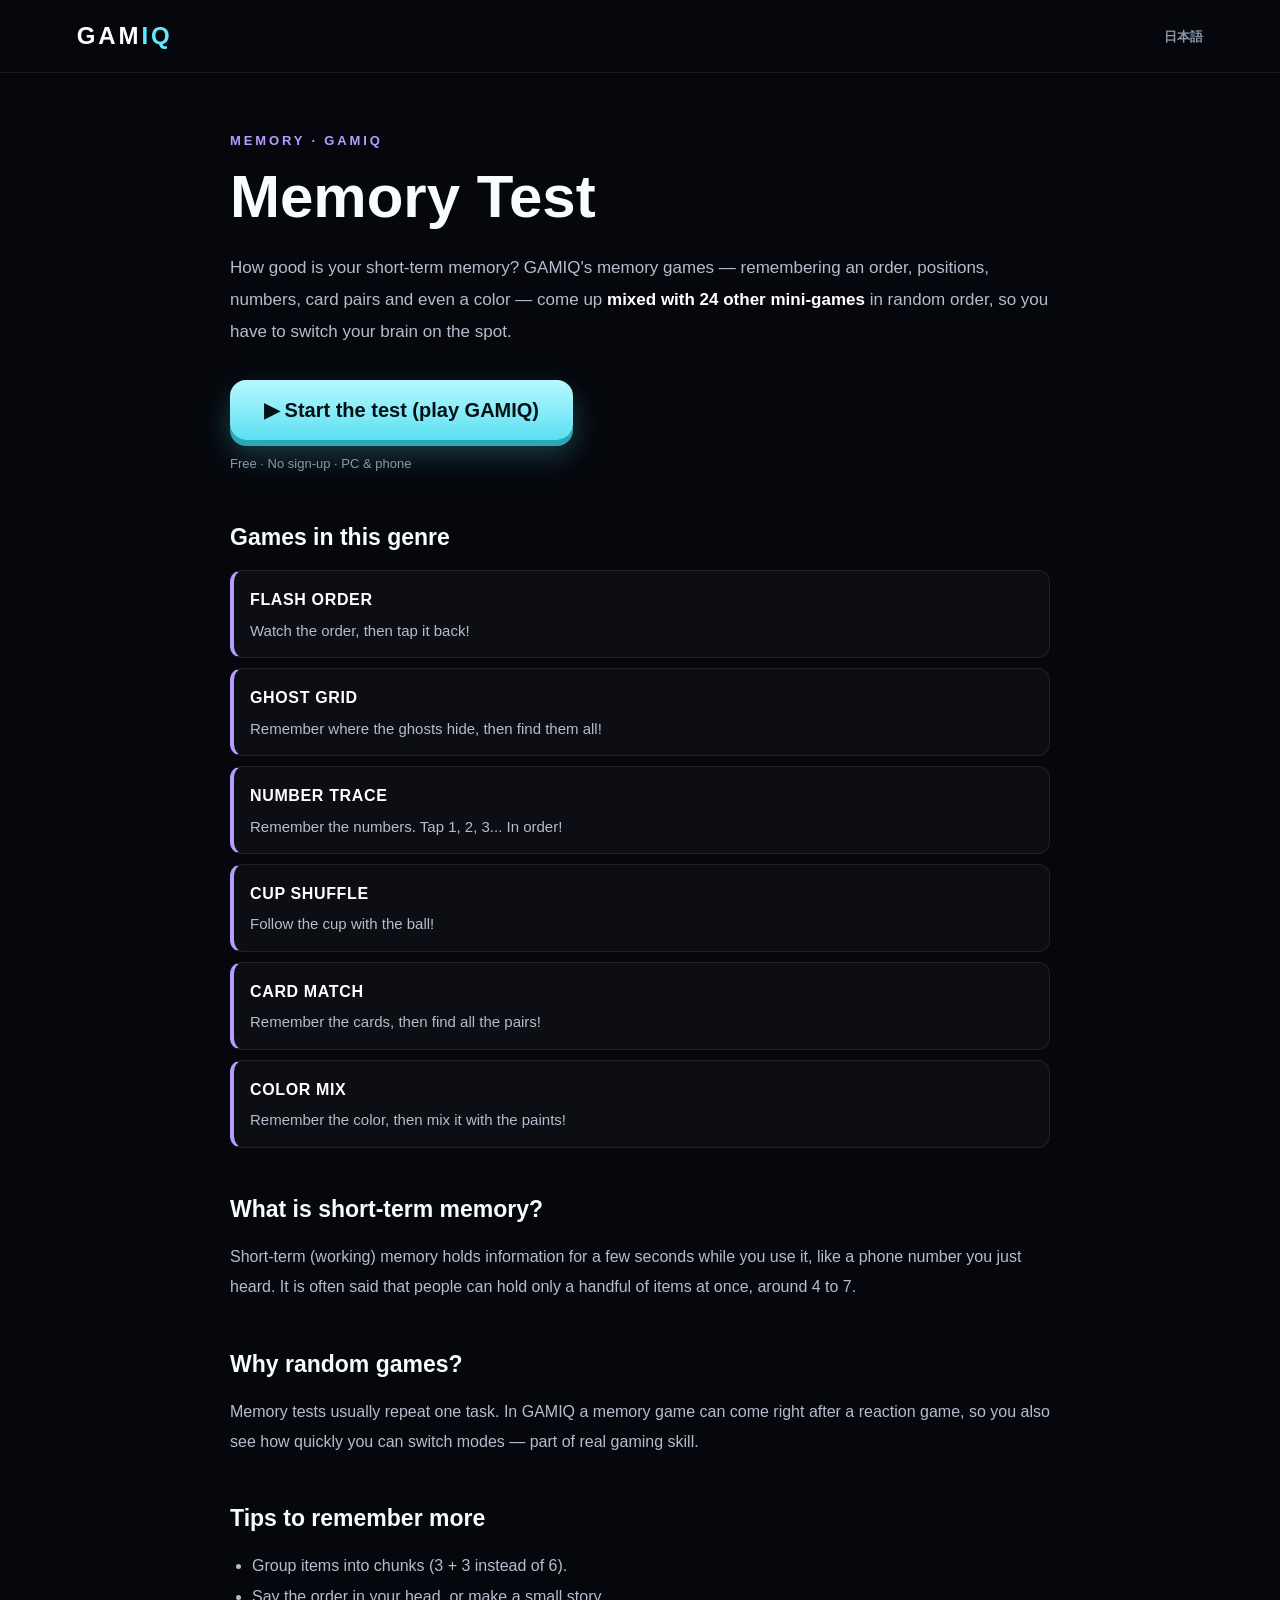
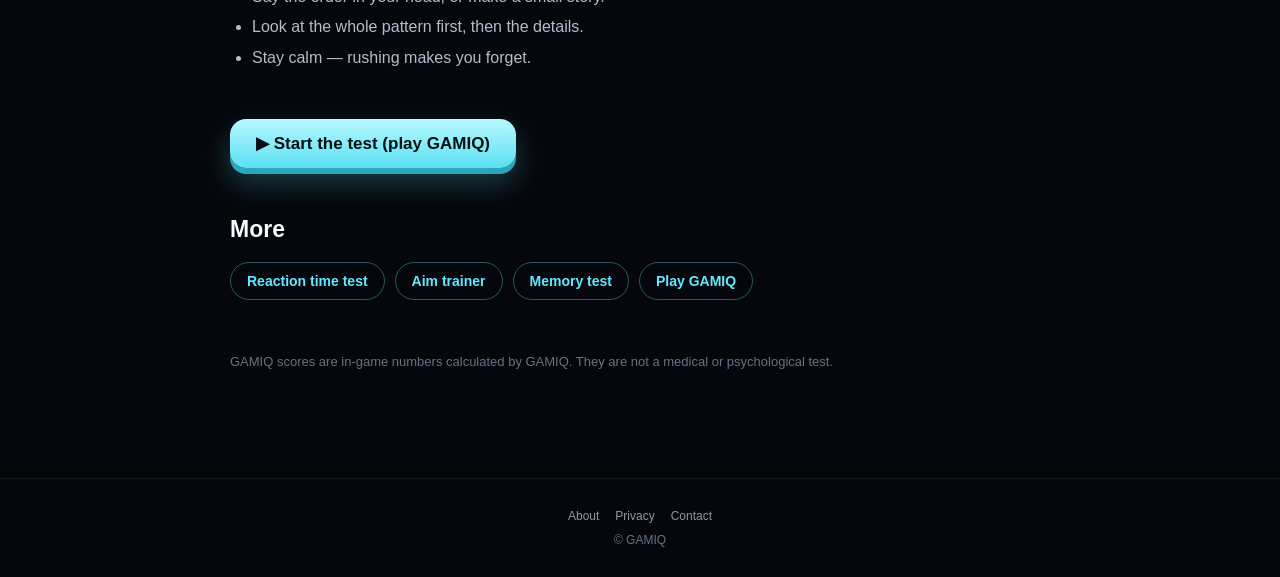
<file: memory-test.html>
<!DOCTYPE html>
<html lang="en">
<head>
<meta charset="UTF-8">
<meta name="viewport" content="width=device-width,initial-scale=1.0">
<title>Memory Test – Free Short-Term Memory Games | GAMIQ</title>
<meta name="description" content="Test your short-term memory with free mini-games like flash order, card match and color mix — mixed with reflex, speed, aim and logic games in random order.">
<link rel="canonical" href="https://playgamiq.com/memory-test">
<link rel="alternate" hreflang="en" href="https://playgamiq.com/memory-test">
<link rel="alternate" hreflang="ja" href="https://playgamiq.com/ja/memory-test">
<link rel="alternate" hreflang="x-default" href="https://playgamiq.com/memory-test">
<meta name="google-adsense-account" content="ca-pub-6898056372113472">
<link rel="icon" href="/favicon.svg" type="image/svg+xml">
<link rel="icon" href="/favicon-32.png" sizes="32x32" type="image/png">
<link rel="apple-touch-icon" href="/apple-touch-icon.png">
<meta property="og:type" content="website">
<meta property="og:site_name" content="GAMIQ">
<meta property="og:title" content="Memory Test – Free Short-Term Memory Games | GAMIQ">
<meta property="og:description" content="Test your short-term memory with free mini-games like flash order, card match and color mix — mixed with reflex, speed, aim and logic games in random order.">
<meta property="og:url" content="https://playgamiq.com/memory-test">
<meta property="og:image" content="https://playgamiq.com/og-image.png">
<meta name="twitter:card" content="summary_large_image">
<script type="application/ld+json">{"@context": "https://schema.org", "@type": "WebPage", "name": "Memory Test", "description": "Test your short-term memory with free mini-games like flash order, card match and color mix — mixed with reflex, speed, aim and logic games in random order.", "url": "https://playgamiq.com/memory-test", "inLanguage": "en", "isPartOf": {"@type": "WebSite", "name": "GAMIQ", "url": "https://playgamiq.com/"}}</script><script type="application/ld+json">{"@context": "https://schema.org", "@type": "FAQPage", "mainEntity": [{"@type": "Question", "name": "What is short-term memory?", "acceptedAnswer": {"@type": "Answer", "text": "Short-term (working) memory holds information for a few seconds while you use it, like a phone number you just heard. It is often said that people can hold only a handful of items at once, around 4 to 7."}}, {"@type": "Question", "name": "Why random games?", "acceptedAnswer": {"@type": "Answer", "text": "Memory tests usually repeat one task. In GAMIQ a memory game can come right after a reaction game, so you also see how quickly you can switch modes — part of real gaming skill."}}]}</script>
<script async src="https://www.googletagmanager.com/gtag/js?id=G-G4N0D0J3YC"></script>
<script>window.dataLayer=window.dataLayer||[];function gtag(){dataLayer.push(arguments);}gtag('js',new Date());gtag('config','G-G4N0D0J3YC');</script>
<style>*{box-sizing:border-box}
body{margin:0;background:#05070c;color:#f8fbff;font-family:-apple-system,BlinkMacSystemFont,"Segoe UI","Noto Sans JP",sans-serif}
.header{display:flex;align-items:center;justify-content:space-between;gap:16px;padding:22px 6%;border-bottom:1px solid rgba(255,255,255,.08)}
.logo{color:#fff;text-decoration:none;font-size:24px;font-weight:900;letter-spacing:.12em}
.logo span{color:#61eaff}
.lang-switch a{color:#8c97a8;text-decoration:none;font-size:13px;font-weight:800}
.lang-switch a:hover{color:#61eaff}
main{width:min(820px,88%);margin:0 auto;padding:56px 0 90px}
.kicker{margin:0 0 10px;color:var(--genre);font-size:13px;font-weight:900;letter-spacing:.22em}
h1{margin:0 0 22px;font-size:clamp(36px,6vw,60px);line-height:1.1}
h2{margin-top:48px;font-size:23px}
p,ul{color:#b4bdcc;line-height:1.9;font-size:16px}
ul{padding-left:22px}
strong{color:#fff}
.lead{font-size:17px}
.cta{display:inline-block;margin-top:14px;padding:18px 34px;border-radius:16px;background:linear-gradient(180deg,#b7f9ff,#5bdff1);color:#031014;font-size:20px;font-weight:900;text-decoration:none;box-shadow:0 6px 0 #2aa7b8,0 14px 30px rgba(95,239,255,.25)}
.cta:active{transform:translateY(4px);box-shadow:0 2px 0 #2aa7b8}
.cta.small{font-size:17px;padding:14px 26px;margin-top:30px}
.free{margin-top:12px;color:#8c97a8;font-size:13px}
.games{list-style:none;padding:0;display:grid;gap:10px}
.games li{padding:14px 16px;border:1px solid rgba(255,255,255,.08);border-left:4px solid var(--genre);border-radius:12px;background:rgba(255,255,255,.03)}
.games strong{display:block;margin-bottom:2px;letter-spacing:.04em}
.games span{display:block;font-size:15px;line-height:1.7}
.others{display:flex;flex-wrap:wrap;gap:10px}
.others a{padding:10px 16px;border:1px solid rgba(97,234,255,.35);border-radius:999px;color:#61eaff;text-decoration:none;font-weight:800;font-size:14px}
.note{margin-top:50px;color:#667286;font-size:13px}
footer{padding:30px;text-align:center;border-top:1px solid rgba(255,255,255,.06);color:#667286;font-size:12px}
.site-links{display:flex;flex-wrap:wrap;justify-content:center;gap:16px;margin-bottom:10px}
.site-links a{color:#8c97a8;text-decoration:none}

:root{--genre:#b69cff;}
.g-head{margin:40px 0 10px;color:var(--c);font-size:14px;font-weight:900;letter-spacing:.14em}
.games li{border-left-color:var(--c,var(--genre))}
</style>
</head>
<body>
<header class="header">
  <a class="logo" href="/">GAM<span>IQ</span></a>
  <nav class="lang-switch"><a href="/ja/memory-test" hreflang="ja">日本語</a></nav>
</header>
<main>
<p class="kicker">MEMORY · GAMIQ</p><h1>Memory Test</h1><p class="lead">How good is your short-term memory? GAMIQ's memory games — remembering an order, positions, numbers, card pairs and even a color — come up <strong>mixed with 24 other mini-games</strong> in random order, so you have to switch your brain on the spot.</p><a class="cta" href="/">▶ Start the test (play GAMIQ)</a><p class="free">Free · No sign-up · PC & phone</p><h2>Games in this genre</h2><ul class="games" style="--c:#b69cff"><li><strong>FLASH ORDER</strong><span>Watch the order, then tap it back!</span></li><li><strong>GHOST GRID</strong><span>Remember where the ghosts hide, then find them all!</span></li><li><strong>NUMBER TRACE</strong><span>Remember the numbers. Tap 1, 2, 3... In order!</span></li><li><strong>CUP SHUFFLE</strong><span>Follow the cup with the ball!</span></li><li><strong>CARD MATCH</strong><span>Remember the cards, then find all the pairs!</span></li><li><strong>COLOR MIX</strong><span>Remember the color, then mix it with the paints!</span></li></ul><h2>What is short-term memory?</h2><p>Short-term (working) memory holds information for a few seconds while you use it, like a phone number you just heard. It is often said that people can hold only a handful of items at once, around 4 to 7.</p><h2>Why random games?</h2><p>Memory tests usually repeat one task. In GAMIQ a memory game can come right after a reaction game, so you also see how quickly you can switch modes — part of real gaming skill.</p><h2>Tips to remember more</h2><ul><li>Group items into chunks (3 + 3 instead of 6).</li><li>Say the order in your head, or make a small story.</li><li>Look at the whole pattern first, then the details.</li><li>Stay calm — rushing makes you forget.</li></ul><a class="cta small" href="/">▶ Start the test (play GAMIQ)</a>
  <h2>More</h2>
  <nav class="others"><a href="/reaction-time-test">Reaction time test</a><a href="/aim-trainer">Aim trainer</a><a href="/memory-test">Memory test</a><a href="/">Play GAMIQ</a></nav>
  <p class="note">GAMIQ scores are in-game numbers calculated by GAMIQ. They are not a medical or psychological test.</p>
</main>
<footer>
  <nav class="site-links"><a href="/about?lang=en">About</a><a href="/privacy?lang=en">Privacy</a><a href="/contact?lang=en">Contact</a></nav>
  © GAMIQ
</footer>
</body>
</html>
</file>
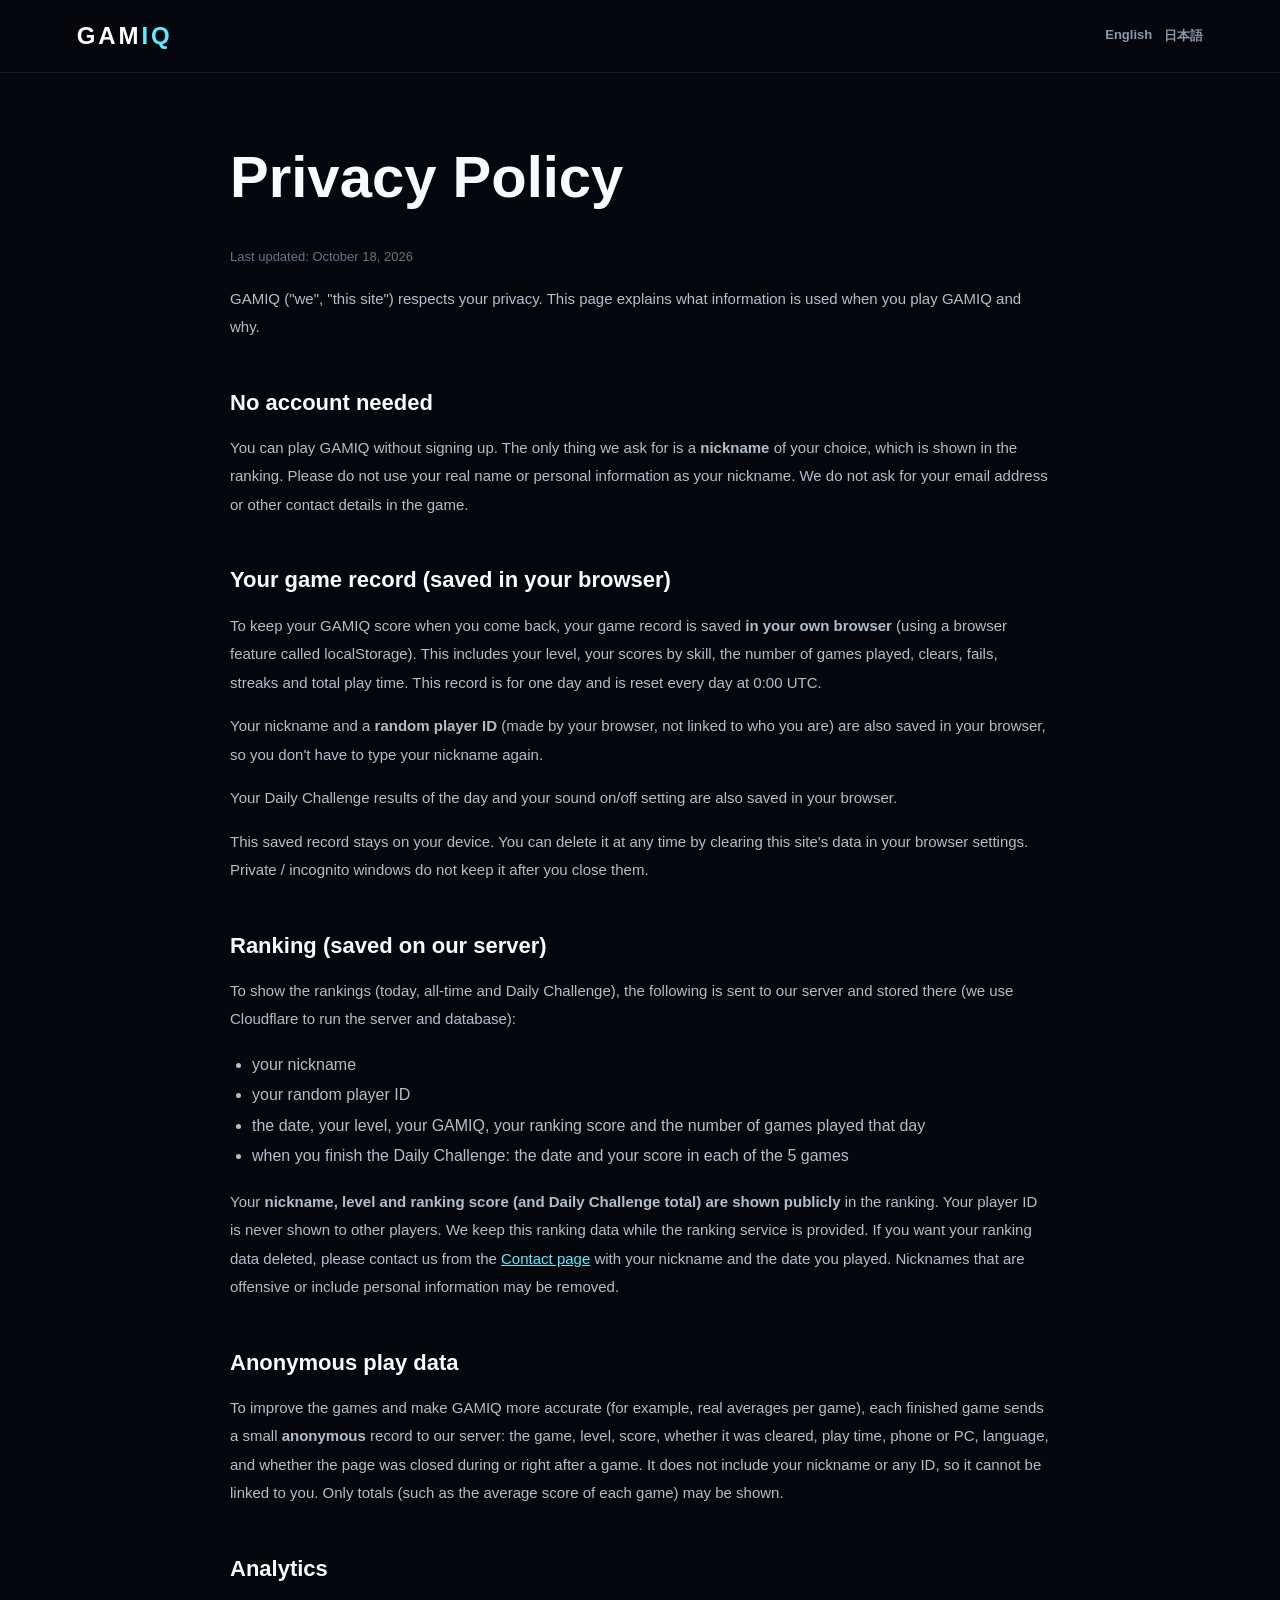
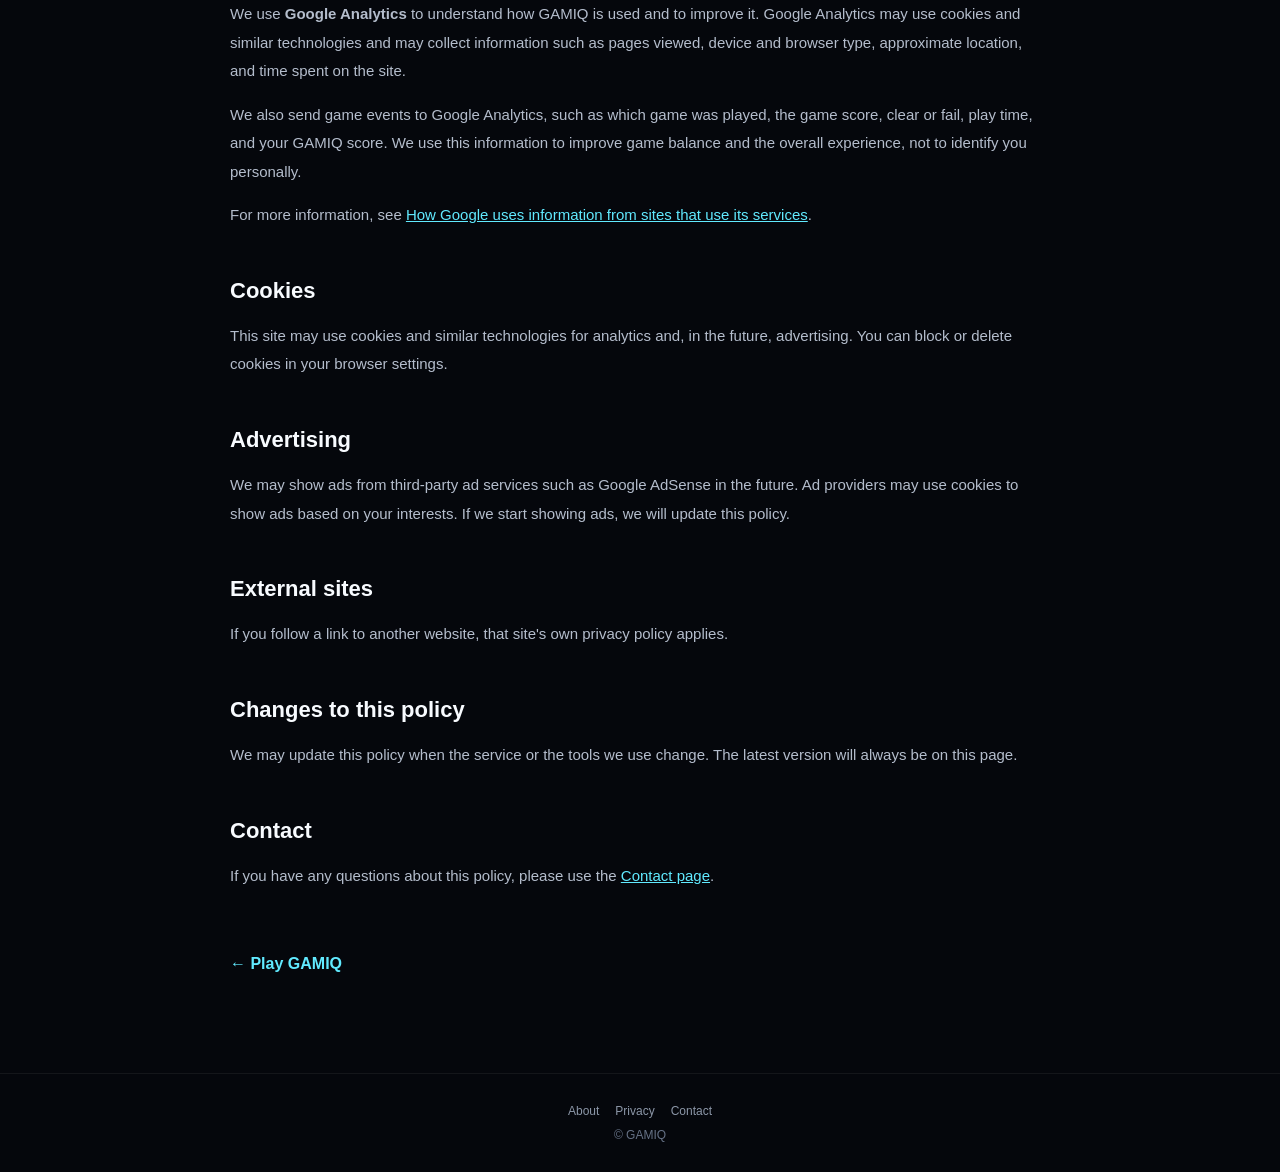
<file: privacy.html>
<!DOCTYPE html>
<html lang="en">
<head>
<meta charset="UTF-8">
<meta name="viewport" content="width=device-width,initial-scale=1.0">
<link rel="icon" href="/favicon.svg" type="image/svg+xml">
<link rel="icon" href="/favicon-32.png" sizes="32x32" type="image/png">
<link rel="apple-touch-icon" href="/apple-touch-icon.png">
<meta property="og:type" content="website">
<meta property="og:site_name" content="GAMIQ">
<meta property="og:title" content="GAMIQ Privacy Policy">
<link rel="canonical" href="https://playgamiq.com/privacy">
<meta name="google-adsense-account" content="ca-pub-6898056372113472">
<meta property="og:url" content="https://playgamiq.com/privacy">
<meta property="og:image" content="https://playgamiq.com/og-image.png">
<meta name="twitter:card" content="summary_large_image">

<title>Privacy Policy | GAMIQ</title>

<meta
  name="description"
  content="GAMIQ privacy policy: what is saved in your browser, the ranking, analytics, cookies and advertising."
>

<script>
window.GAMIQ_PAGE = {
  en: { title: "Privacy Policy | GAMIQ", description: "GAMIQ privacy policy: what is saved in your browser, the ranking, analytics, cookies and advertising." },
  ja: { title: "プライバシーポリシー | GAMIQ", description: "GAMIQのプライバシーポリシーです。ブラウザへの記録の保存、ランキング、アクセス解析、Cookie、広告について記載しています。" }
};
</script>

<style>
*{
  box-sizing:border-box;
}

body{
  margin:0;
  background:#05070c;
  color:#f8fbff;

  font-family:
    -apple-system,
    BlinkMacSystemFont,
    "Segoe UI",
    "Noto Sans JP",
    sans-serif;
}

.header{
  padding:22px 6%;
  border-bottom:1px solid rgba(255,255,255,.08);
}

.logo{
  color:#fff;
  text-decoration:none;
  font-size:24px;
  font-weight:900;
  letter-spacing:.12em;
}

.logo span{
  color:#61eaff;
}

main{
  width:min(820px,88%);
  margin:0 auto;
  padding:70px 0 100px;
}

h1{
  margin:0 0 35px;
  font-size:clamp(34px,6vw,58px);
}

h2{
  margin-top:48px;
  font-size:22px;
}

p{
  color:#b4bdcc;
  line-height:1.9;
  font-size:15px;
}

a{
  color:#61eaff;
}

.back{
  display:inline-block;
  margin-top:50px;
  text-decoration:none;
  font-weight:800;
}

footer{
  padding:30px;
  text-align:center;
  border-top:1px solid rgba(255,255,255,.06);
  color:#667286;
  font-size:12px;
}

[hidden]{
  display:none !important;
}

.header{
  display:flex;
  align-items:center;
  justify-content:space-between;
  gap:16px;
}

.lang-switch{
  display:flex;
  gap:12px;
  font-size:13px;
  font-weight:800;
}

.lang-switch a{
  color:#8c97a8;
  text-decoration:none;
}

.lang-switch a:hover{
  color:#61eaff;
}

.site-links{
  display:flex;
  flex-wrap:wrap;
  justify-content:center;
  gap:16px;
  margin-bottom:10px;
}

.site-links a{
  color:#8c97a8;
  text-decoration:none;
}

ul{
  color:#b4bdcc;
  line-height:1.9;
  padding-left:22px;
}

.updated{
  color:#667286;
  font-size:13px;
}
</style>
</head>

<body>

<header class="header">
  <a class="logo" href="/" data-keep-lang="/">
    GAM<span>IQ</span>
  </a>

  <nav class="lang-switch" aria-label="Language">
    <a href="./privacy?lang=en">English</a>
    <a href="./privacy?lang=ja">日本語</a>
  </nav>
</header>

<main>

<div data-lang="en">
<h1>Privacy Policy</h1>

<p class="updated">Last updated: October 18, 2026</p>

<p>
GAMIQ ("we", "this site") respects your privacy.
This page explains what information is used when you play GAMIQ and why.
</p>

<h2>No account needed</h2>

<p>
You can play GAMIQ without signing up.
The only thing we ask for is a <strong>nickname</strong> of your choice, which is shown in the ranking.
Please do not use your real name or personal information as your nickname.
We do not ask for your email address or other contact details in the game.
</p>

<h2>Your game record (saved in your browser)</h2>

<p>
To keep your GAMIQ score when you come back, your game record is saved
<strong>in your own browser</strong> (using a browser feature called localStorage).
This includes your level, your scores by skill, the number of games played, clears, fails,
streaks and total play time. This record is for one day and is reset every day at 0:00 UTC.
</p>

<p>
Your nickname and a <strong>random player ID</strong> (made by your browser, not linked to who you are)
are also saved in your browser, so you don't have to type your nickname again.
</p>

<p>
Your Daily Challenge results of the day and your sound on/off setting are also saved
in your browser.
</p>

<p>
This saved record stays on your device. You can delete it at any time
by clearing this site's data in your browser settings.
Private / incognito windows do not keep it after you close them.
</p>

<h2>Ranking (saved on our server)</h2>

<p>
To show the rankings (today, all-time and Daily Challenge), the following is sent to our server and stored there
(we use Cloudflare to run the server and database):
</p>

<ul>
<li>your nickname</li>
<li>your random player ID</li>
<li>the date, your level, your GAMIQ, your ranking score and the number of games played that day</li>
<li>when you finish the Daily Challenge: the date and your score in each of the 5 games</li>
</ul>

<p>
Your <strong>nickname, level and ranking score (and Daily Challenge total) are shown publicly</strong> in the ranking.
Your player ID is never shown to other players.
We keep this ranking data while the ranking service is provided.
If you want your ranking data deleted, please contact us from the
<a href="./contact">Contact page</a> with your nickname and the date you played.
Nicknames that are offensive or include personal information may be removed.
</p>

<h2>Anonymous play data</h2>
<p>
To improve the games and make GAMIQ more accurate (for example, real averages per game),
each finished game sends a small <strong>anonymous</strong> record to our server:
the game, level, score, whether it was cleared, play time, phone or PC, language,
and whether the page was closed during or right after a game.
It does not include your nickname or any ID, so it cannot be linked to you.
Only totals (such as the average score of each game) may be shown.
</p>

<h2>Analytics</h2>

<p>
We use <strong>Google Analytics</strong> to understand how GAMIQ is used and to improve it.
Google Analytics may use cookies and similar technologies and may collect information such as
pages viewed, device and browser type, approximate location, and time spent on the site.
</p>

<p>
We also send game events to Google Analytics, such as which game was played,
the game score, clear or fail, play time, and your GAMIQ score.
We use this information to improve game balance and the overall experience,
not to identify you personally.
</p>

<p>
For more information, see
<a href="https://policies.google.com/technologies/partner-sites" target="_blank" rel="noopener">How Google uses information from sites that use its services</a>.
</p>

<h2>Cookies</h2>

<p>
This site may use cookies and similar technologies for analytics and, in the future, advertising.
You can block or delete cookies in your browser settings.
</p>

<h2>Advertising</h2>

<p>
We may show ads from third-party ad services such as Google AdSense in the future.
Ad providers may use cookies to show ads based on your interests.
If we start showing ads, we will update this policy.
</p>

<h2>External sites</h2>

<p>
If you follow a link to another website, that site's own privacy policy applies.
</p>

<h2>Changes to this policy</h2>

<p>
We may update this policy when the service or the tools we use change.
The latest version will always be on this page.
</p>

<h2>Contact</h2>

<p>
If you have any questions about this policy, please use the
<a href="./contact">Contact page</a>.
</p>
<a class="back" href="/" data-keep-lang="/">
← Play GAMIQ
</a>
</div>

<div data-lang="ja" hidden>
<h1>プライバシーポリシー</h1>

<p class="updated">最終更新日：2026年10月18日</p>

<p>
GAMIQ（以下「当サイト」）では、ユーザーのプライバシーを尊重し、
取得する情報を適切に取り扱います。
このページでは、GAMIQで利用する情報とその目的を説明します。
</p>

<h2>アカウント登録は不要です</h2>

<p>
GAMIQは会員登録なしで遊べます。
お聞きするのは、ランキングに表示される<strong>ニックネーム</strong>（ご自身で決めた名前）だけです。
本名や個人を特定できる情報をニックネームに使わないでください。
ゲーム内で、メールアドレス等の連絡先をお聞きすることはありません。
</p>

<h2>プレイ記録（お使いのブラウザに保存）</h2>

<p>
次に来たときもGAMIQスコアを引き継げるよう、プレイ記録を
<strong>お使いのブラウザ内</strong>（localStorageという機能）に保存します。
保存するのは、レベル、能力別スコア、プレイ数、クリア数、失敗数、連続クリア数、累計プレイ時間などです。
この記録は1日単位で、毎日 日本時間9:00（UTC 0:00）にリセットされます。
</p>

<p>
また、ニックネームを毎回入力しなくて済むよう、ニックネームと
<strong>ランダムなプレイヤーID</strong>（ブラウザが自動で作るもので、あなたが誰かとは結びつきません）も
お使いのブラウザ内に保存します。
</p>

<p>
デイリーチャレンジのその日の結果と、音のON/OFF設定も、お使いのブラウザ内に保存します。
</p>

<p>
この記録はお使いの端末内に保存されます。
ブラウザの設定から当サイトのデータを削除すると、いつでも消去できます。
シークレットウィンドウ等では、ウィンドウを閉じると記録は残りません。
</p>

<h2>ランキング（当サイトのサーバーに保存）</h2>

<p>
ランキング（今日・全期間・デイリーチャレンジ）を表示するため、次の情報を当サイトのサーバーに送信し、保存します
（サーバーとデータベースにはCloudflareを利用しています）。
</p>

<ul>
<li>ニックネーム</li>
<li>ランダムなプレイヤーID</li>
<li>日付、レベル、GAMIQ、ランキングスコア、その日のプレイ数</li>
<li>デイリーチャレンジを最後まで遊んだとき：日付と、5ゲームそれぞれのスコア</li>
</ul>

<p>
<strong>ニックネーム・レベル・ランキングスコア（デイリーチャレンジは合計スコア）は、ランキングとして公開されます。</strong>
プレイヤーIDが他のプレイヤーに表示されることはありません。
ランキングのデータは、ランキング機能を提供している間保存します。
ランキングのデータの削除を希望される場合は、ニックネームとプレイした日付を添えて
<a href="./contact">お問い合わせページ</a>よりご連絡ください。
不適切なニックネームや個人情報を含むニックネームは、削除する場合があります。
</p>

<h2>匿名のプレイデータ</h2>
<p>
ゲームの改善と、GAMIQをより正確にするため（ゲームごとの本当の平均点を出すなど）、
1ゲーム終わるごとに、次の<strong>匿名の記録</strong>を当サイトのサーバーに送信します：
ゲームの種類、レベル、点数、クリアしたかどうか、プレイ時間、スマホかPCか、言語、
ゲームの途中やゲーム直後にページを閉じたかどうか。
ニックネームやIDは含まないため、個人とは結びつきません。
公開する場合も、ゲームごとの平均点などの集計だけです。
</p>

<h2>アクセス解析について</h2>

<p>
当サイトでは、利用状況の把握およびサービス改善のため、
<strong>Google Analytics</strong>を利用しています。
Google AnalyticsではCookie等を利用し、閲覧したページ、端末・ブラウザの種類、
おおよその地域、滞在時間等の情報が収集される場合があります。
</p>

<p>
また、プレイしたゲーム、ゲームスコア、クリア・失敗、プレイ時間、GAMIQスコア等を
アクセス解析のイベントとして記録しています。
これらはゲームバランスやサービスの改善のために利用し、
個人を特定する目的では利用しません。
</p>

<p>
詳しくは
<a href="https://policies.google.com/technologies/partner-sites?hl=ja" target="_blank" rel="noopener">Googleのサービスを使用するサイトやアプリから収集した情報のGoogleによる使用</a>
をご覧ください。
</p>

<h2>Cookieについて</h2>

<p>
当サイトでは、アクセス解析や今後の広告配信等のために、
Cookieおよび類似技術を利用する場合があります。
ブラウザの設定から、Cookieを無効化または削除することができます。
</p>

<h2>広告について</h2>

<p>
当サイトでは、今後、Google AdSense等の第三者配信広告サービスを利用する場合があります。
広告配信事業者は、ユーザーの興味に応じた広告を表示するため、Cookie等を利用する場合があります。
広告の掲載を開始する際は、本ポリシーを更新します。
</p>

<h2>外部サイトについて</h2>

<p>
当サイトから外部サイトへ移動した場合、
移動先サイトにおける情報の取り扱いについては、
各サイトのプライバシーポリシーをご確認ください。
</p>

<h2>ポリシーの変更</h2>

<p>
本ポリシーは、サービス内容や利用するサービスの変更等に応じて変更する場合があります。
最新の内容は、常にこのページに掲載します。
</p>

<h2>お問い合わせ</h2>

<p>
本ポリシーに関するお問い合わせは、
<a href="./contact">お問い合わせページ</a>よりご連絡ください。
</p>
<a class="back" href="/" data-keep-lang="/">
← GAMIQをプレイする
</a>
</div>

</main>

<footer>
  <div class="site-links">
    <a href="./about">About</a>
    <a href="./privacy">Privacy</a>
    <a href="./contact">Contact</a>
  </div>
  © GAMIQ
</footer>

<script>
/* Show English or Japanese. ?lang=ja / ?lang=en wins, then the browser language. */
(function () {
  var supported = ["en", "ja"];
  var lang = "en";

  try {
    var fromUrl = new URLSearchParams(location.search).get("lang");
    if (supported.indexOf(fromUrl) !== -1) {
      lang = fromUrl;
    } else {
      var list = navigator.languages && navigator.languages.length
        ? navigator.languages
        : [navigator.language || "en"];
      for (var i = 0; i < list.length; i++) {
        var short = String(list[i]).toLowerCase().split("-")[0];
        if (supported.indexOf(short) !== -1) { lang = short; break; }
      }
    }
  } catch (e) {}

  document.documentElement.lang = lang;

  var blocks = document.querySelectorAll("[data-lang]");
  for (var j = 0; j < blocks.length; j++) {
    blocks[j].hidden = blocks[j].getAttribute("data-lang") !== lang;
  }

  var meta = document.querySelector('meta[name="description"]');
  var page = window.GAMIQ_PAGE && window.GAMIQ_PAGE[lang];
  if (page) {
    document.title = page.title;
    if (meta) meta.setAttribute("content", page.description);
  }

  // Keep the language when going back to the game.
  var links = document.querySelectorAll("a[data-keep-lang]");
  for (var k = 0; k < links.length; k++) {
    links[k].setAttribute("href", links[k].getAttribute("data-keep-lang") + "?lang=" + lang);
  }
})();
</script>

</body>
</html>
</file>
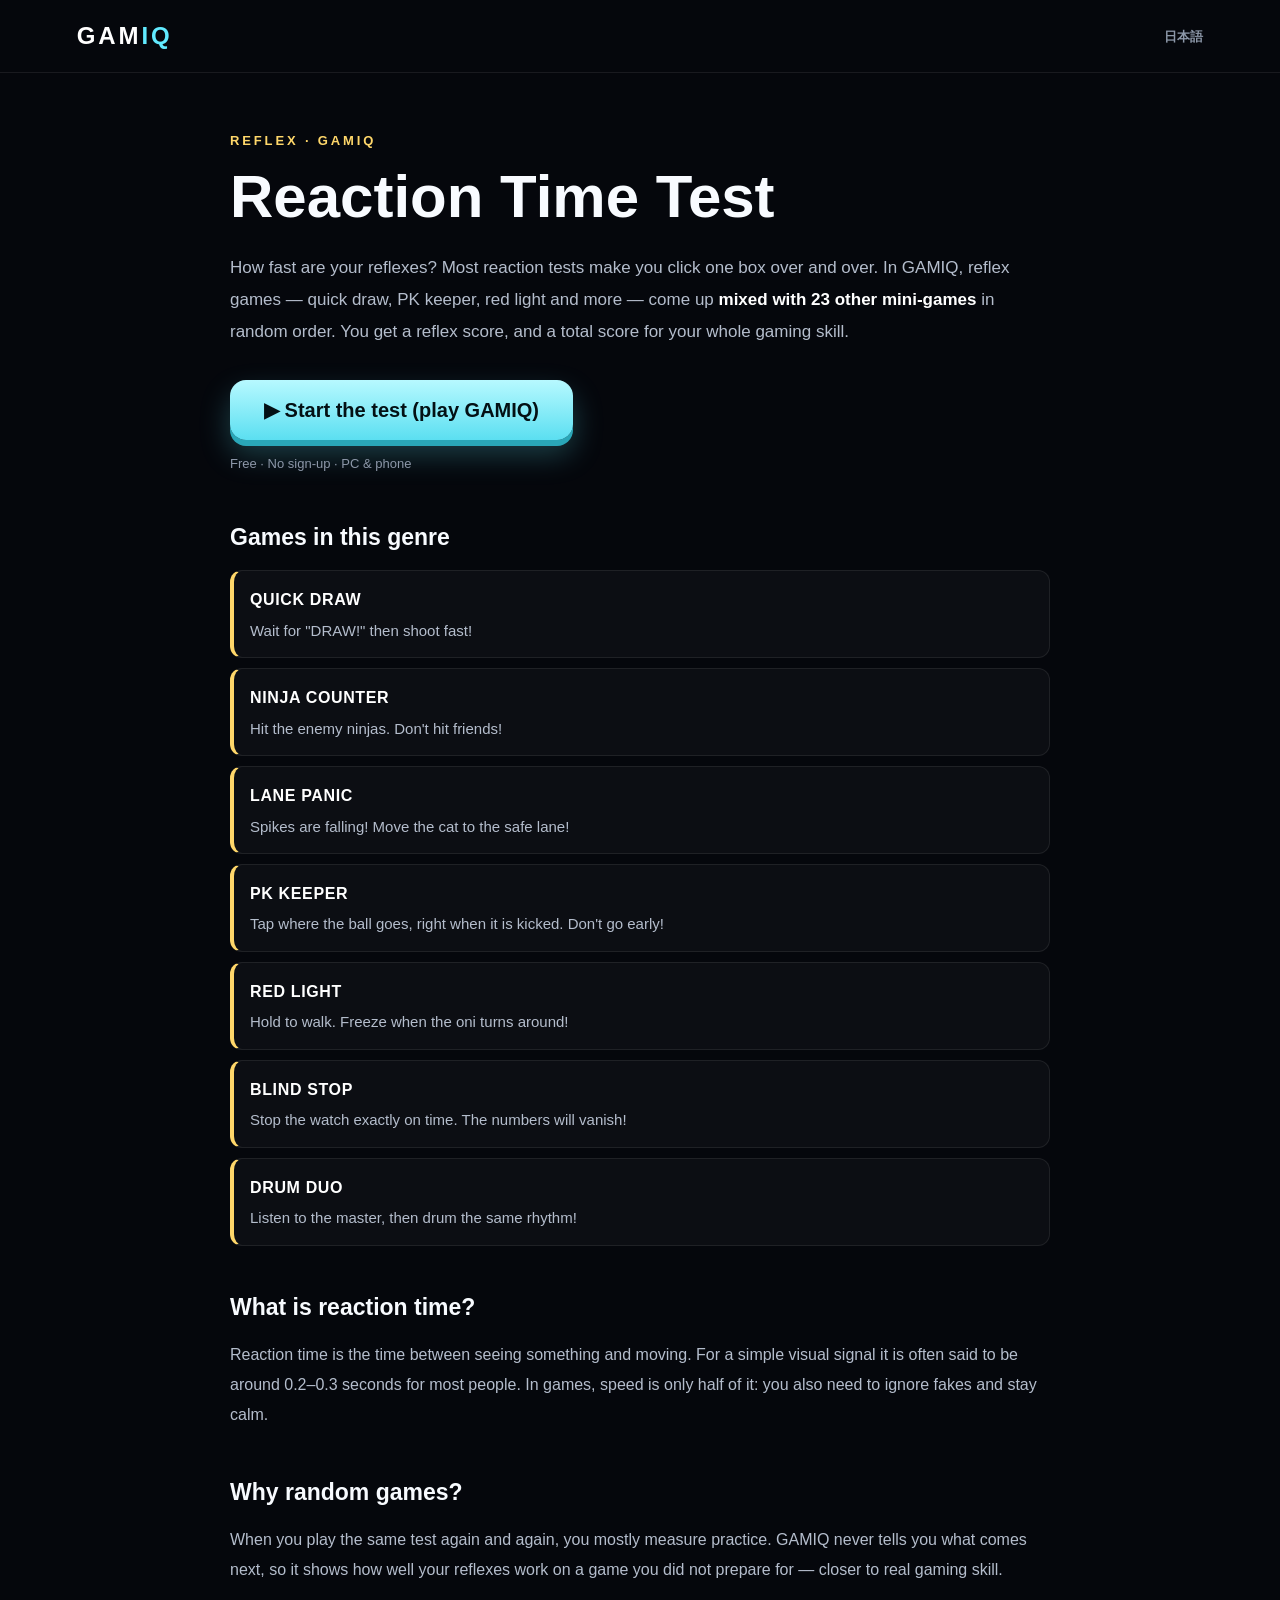
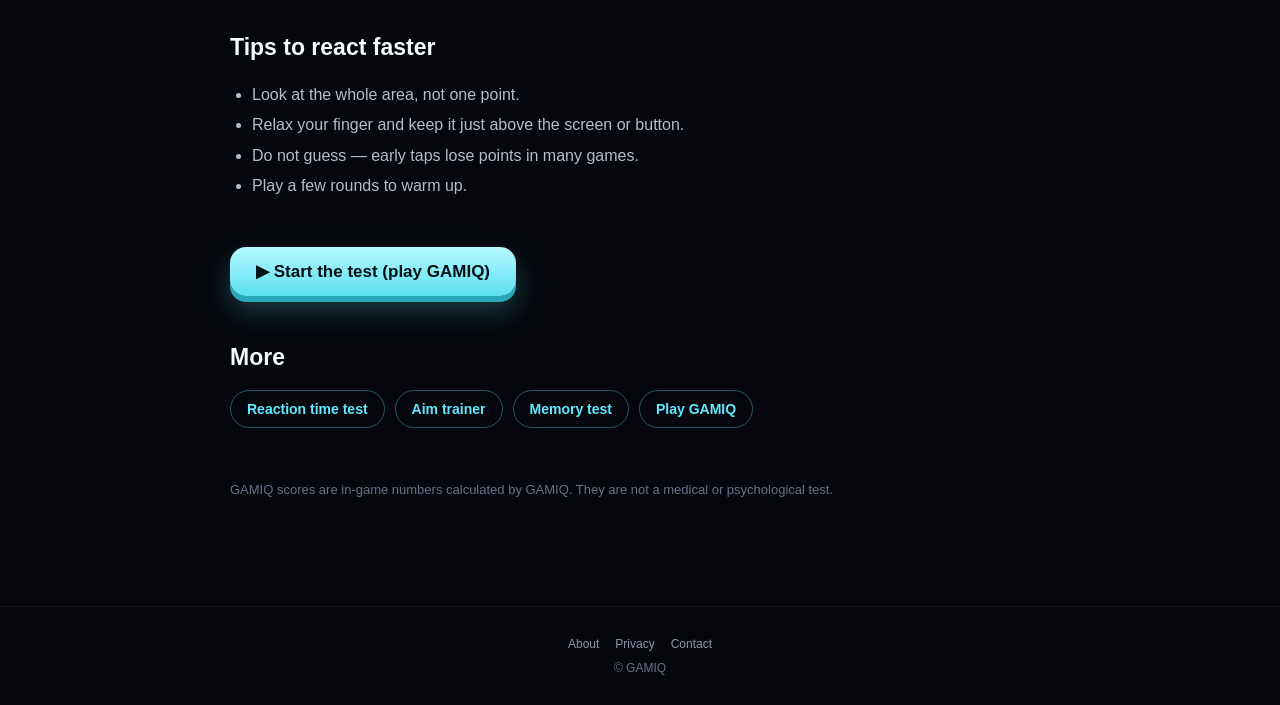
<file: reaction-time-test.html>
<!DOCTYPE html>
<html lang="en">
<head>
<meta charset="UTF-8">
<meta name="viewport" content="width=device-width,initial-scale=1.0">
<title>Reaction Time Test – Free Reflex Games | GAMIQ</title>
<meta name="description" content="Test your reaction time with free reflex mini-games — and see how your reflexes hold up against speed, aim, logic and memory games too. Play in your browser.">
<link rel="canonical" href="https://playgamiq.com/reaction-time-test">
<link rel="alternate" hreflang="en" href="https://playgamiq.com/reaction-time-test">
<link rel="alternate" hreflang="ja" href="https://playgamiq.com/ja/reaction-time-test">
<link rel="alternate" hreflang="x-default" href="https://playgamiq.com/reaction-time-test">
<meta name="google-adsense-account" content="ca-pub-6898056372113472">
<link rel="icon" href="/favicon.svg" type="image/svg+xml">
<link rel="icon" href="/favicon-32.png" sizes="32x32" type="image/png">
<link rel="apple-touch-icon" href="/apple-touch-icon.png">
<meta property="og:type" content="website">
<meta property="og:site_name" content="GAMIQ">
<meta property="og:title" content="Reaction Time Test – Free Reflex Games | GAMIQ">
<meta property="og:description" content="Test your reaction time with free reflex mini-games — and see how your reflexes hold up against speed, aim, logic and memory games too. Play in your browser.">
<meta property="og:url" content="https://playgamiq.com/reaction-time-test">
<meta property="og:image" content="https://playgamiq.com/og-image.png">
<meta name="twitter:card" content="summary_large_image">
<script type="application/ld+json">{"@context": "https://schema.org", "@type": "WebPage", "name": "Reaction Time Test", "description": "Test your reaction time with free reflex mini-games — and see how your reflexes hold up against speed, aim, logic and memory games too. Play in your browser.", "url": "https://playgamiq.com/reaction-time-test", "inLanguage": "en", "isPartOf": {"@type": "WebSite", "name": "GAMIQ", "url": "https://playgamiq.com/"}}</script><script type="application/ld+json">{"@context": "https://schema.org", "@type": "FAQPage", "mainEntity": [{"@type": "Question", "name": "What is reaction time?", "acceptedAnswer": {"@type": "Answer", "text": "Reaction time is the time between seeing something and moving. For a simple visual signal it is often said to be around 0.2–0.3 seconds for most people. In games, speed is only half of it: you also need to ignore fakes and stay calm."}}, {"@type": "Question", "name": "Why random games?", "acceptedAnswer": {"@type": "Answer", "text": "When you play the same test again and again, you mostly measure practice. GAMIQ never tells you what comes next, so it shows how well your reflexes work on a game you did not prepare for — closer to real gaming skill."}}]}</script>
<script async src="https://www.googletagmanager.com/gtag/js?id=G-G4N0D0J3YC"></script>
<script>window.dataLayer=window.dataLayer||[];function gtag(){dataLayer.push(arguments);}gtag('js',new Date());gtag('config','G-G4N0D0J3YC');</script>
<style>*{box-sizing:border-box}
body{margin:0;background:#05070c;color:#f8fbff;font-family:-apple-system,BlinkMacSystemFont,"Segoe UI","Noto Sans JP",sans-serif}
.header{display:flex;align-items:center;justify-content:space-between;gap:16px;padding:22px 6%;border-bottom:1px solid rgba(255,255,255,.08)}
.logo{color:#fff;text-decoration:none;font-size:24px;font-weight:900;letter-spacing:.12em}
.logo span{color:#61eaff}
.lang-switch a{color:#8c97a8;text-decoration:none;font-size:13px;font-weight:800}
.lang-switch a:hover{color:#61eaff}
main{width:min(820px,88%);margin:0 auto;padding:56px 0 90px}
.kicker{margin:0 0 10px;color:var(--genre);font-size:13px;font-weight:900;letter-spacing:.22em}
h1{margin:0 0 22px;font-size:clamp(36px,6vw,60px);line-height:1.1}
h2{margin-top:48px;font-size:23px}
p,ul{color:#b4bdcc;line-height:1.9;font-size:16px}
ul{padding-left:22px}
strong{color:#fff}
.lead{font-size:17px}
.cta{display:inline-block;margin-top:14px;padding:18px 34px;border-radius:16px;background:linear-gradient(180deg,#b7f9ff,#5bdff1);color:#031014;font-size:20px;font-weight:900;text-decoration:none;box-shadow:0 6px 0 #2aa7b8,0 14px 30px rgba(95,239,255,.25)}
.cta:active{transform:translateY(4px);box-shadow:0 2px 0 #2aa7b8}
.cta.small{font-size:17px;padding:14px 26px;margin-top:30px}
.free{margin-top:12px;color:#8c97a8;font-size:13px}
.games{list-style:none;padding:0;display:grid;gap:10px}
.games li{padding:14px 16px;border:1px solid rgba(255,255,255,.08);border-left:4px solid var(--genre);border-radius:12px;background:rgba(255,255,255,.03)}
.games strong{display:block;margin-bottom:2px;letter-spacing:.04em}
.games span{display:block;font-size:15px;line-height:1.7}
.others{display:flex;flex-wrap:wrap;gap:10px}
.others a{padding:10px 16px;border:1px solid rgba(97,234,255,.35);border-radius:999px;color:#61eaff;text-decoration:none;font-weight:800;font-size:14px}
.note{margin-top:50px;color:#667286;font-size:13px}
footer{padding:30px;text-align:center;border-top:1px solid rgba(255,255,255,.06);color:#667286;font-size:12px}
.site-links{display:flex;flex-wrap:wrap;justify-content:center;gap:16px;margin-bottom:10px}
.site-links a{color:#8c97a8;text-decoration:none}

:root{--genre:#ffd76a;}
.g-head{margin:40px 0 10px;color:var(--c);font-size:14px;font-weight:900;letter-spacing:.14em}
.games li{border-left-color:var(--c,var(--genre))}
</style>
</head>
<body>
<header class="header">
  <a class="logo" href="/">GAM<span>IQ</span></a>
  <nav class="lang-switch"><a href="/ja/reaction-time-test" hreflang="ja">日本語</a></nav>
</header>
<main>
<p class="kicker">REFLEX · GAMIQ</p><h1>Reaction Time Test</h1><p class="lead">How fast are your reflexes? Most reaction tests make you click one box over and over. In GAMIQ, reflex games — quick draw, PK keeper, red light and more — come up <strong>mixed with 23 other mini-games</strong> in random order. You get a reflex score, and a total score for your whole gaming skill.</p><a class="cta" href="/">▶ Start the test (play GAMIQ)</a><p class="free">Free · No sign-up · PC & phone</p><h2>Games in this genre</h2><ul class="games" style="--c:#ffd76a"><li><strong>QUICK DRAW</strong><span>Wait for &quot;DRAW!&quot; then shoot fast!</span></li><li><strong>NINJA COUNTER</strong><span>Hit the enemy ninjas. Don&#x27;t hit friends!</span></li><li><strong>LANE PANIC</strong><span>Spikes are falling! Move the cat to the safe lane!</span></li><li><strong>PK KEEPER</strong><span>Tap where the ball goes, right when it is kicked. Don&#x27;t go early!</span></li><li><strong>RED LIGHT</strong><span>Hold to walk. Freeze when the oni turns around!</span></li><li><strong>BLIND STOP</strong><span>Stop the watch exactly on time. The numbers will vanish!</span></li><li><strong>DRUM DUO</strong><span>Listen to the master, then drum the same rhythm!</span></li></ul><h2>What is reaction time?</h2><p>Reaction time is the time between seeing something and moving. For a simple visual signal it is often said to be around 0.2–0.3 seconds for most people. In games, speed is only half of it: you also need to ignore fakes and stay calm.</p><h2>Why random games?</h2><p>When you play the same test again and again, you mostly measure practice. GAMIQ never tells you what comes next, so it shows how well your reflexes work on a game you did not prepare for — closer to real gaming skill.</p><h2>Tips to react faster</h2><ul><li>Look at the whole area, not one point.</li><li>Relax your finger and keep it just above the screen or button.</li><li>Do not guess — early taps lose points in many games.</li><li>Play a few rounds to warm up.</li></ul><a class="cta small" href="/">▶ Start the test (play GAMIQ)</a>
  <h2>More</h2>
  <nav class="others"><a href="/reaction-time-test">Reaction time test</a><a href="/aim-trainer">Aim trainer</a><a href="/memory-test">Memory test</a><a href="/">Play GAMIQ</a></nav>
  <p class="note">GAMIQ scores are in-game numbers calculated by GAMIQ. They are not a medical or psychological test.</p>
</main>
<footer>
  <nav class="site-links"><a href="/about?lang=en">About</a><a href="/privacy?lang=en">Privacy</a><a href="/contact?lang=en">Contact</a></nav>
  © GAMIQ
</footer>
</body>
</html>
</file>
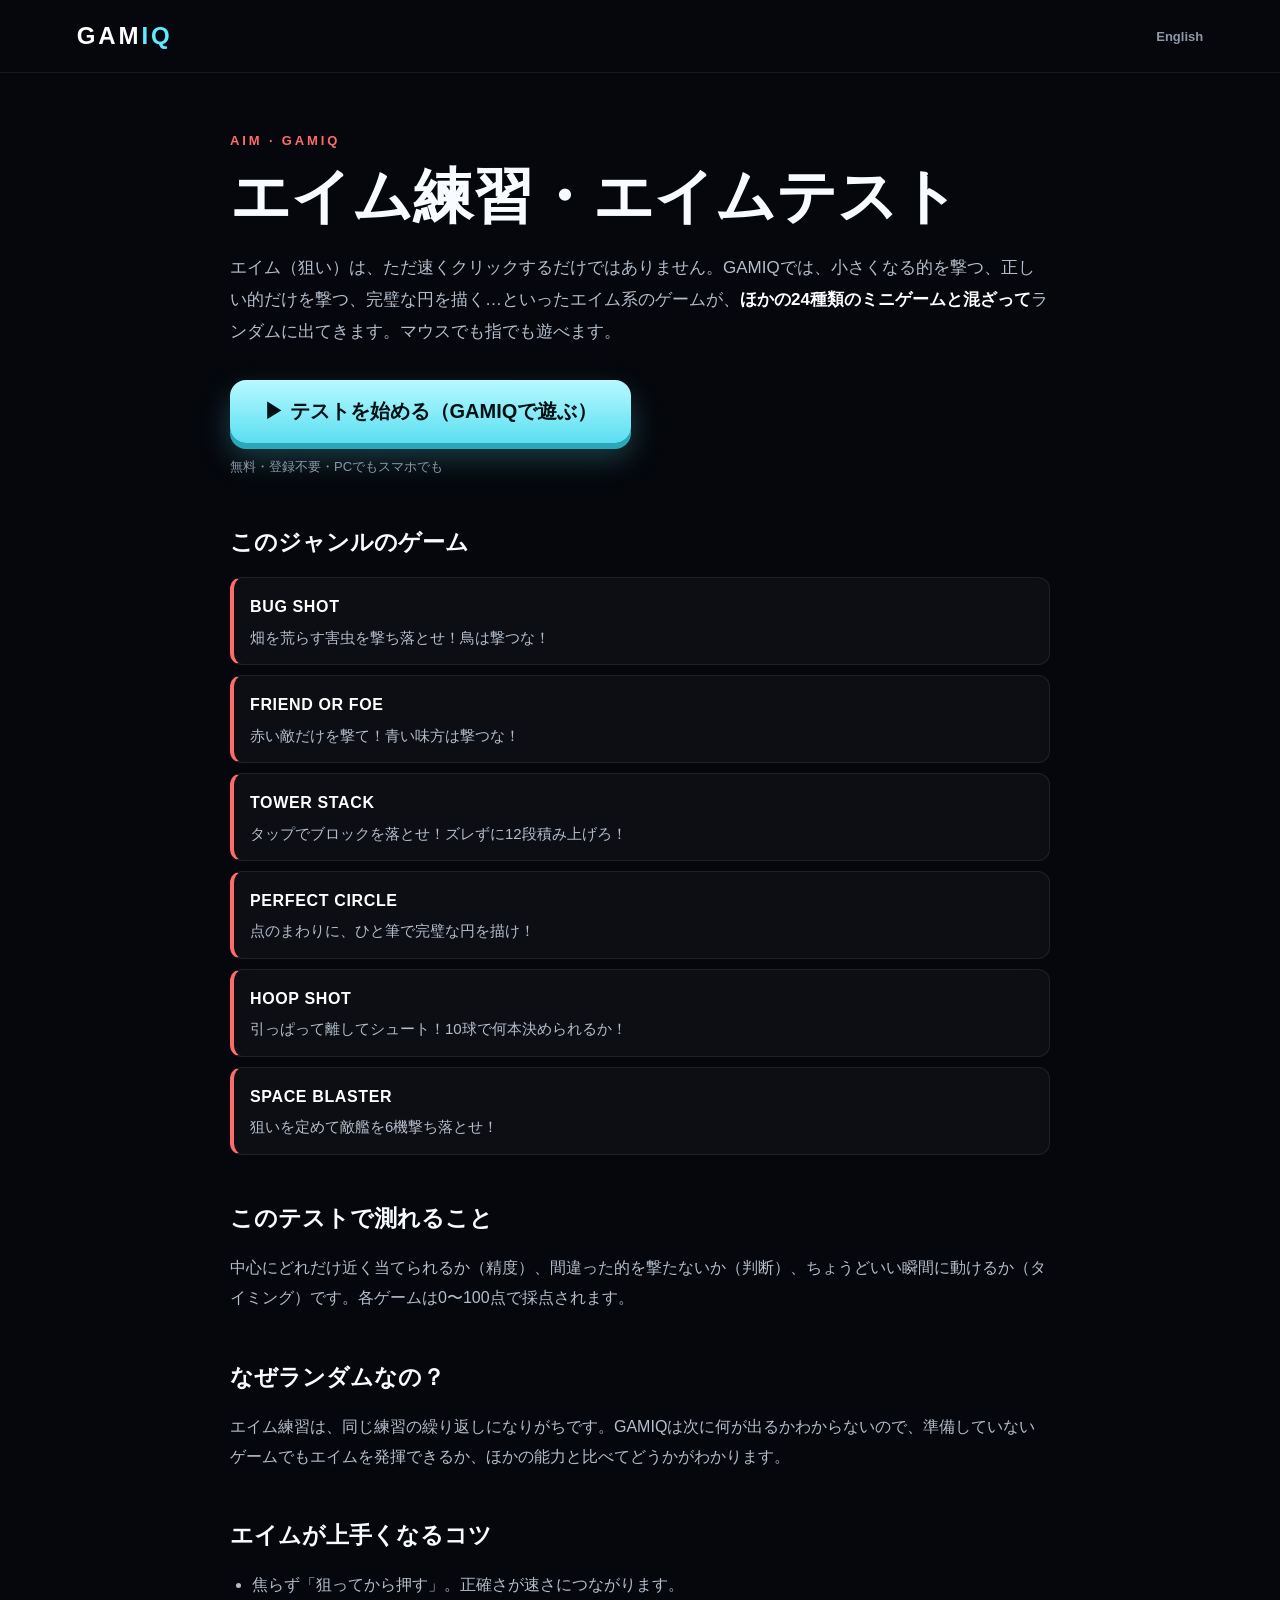
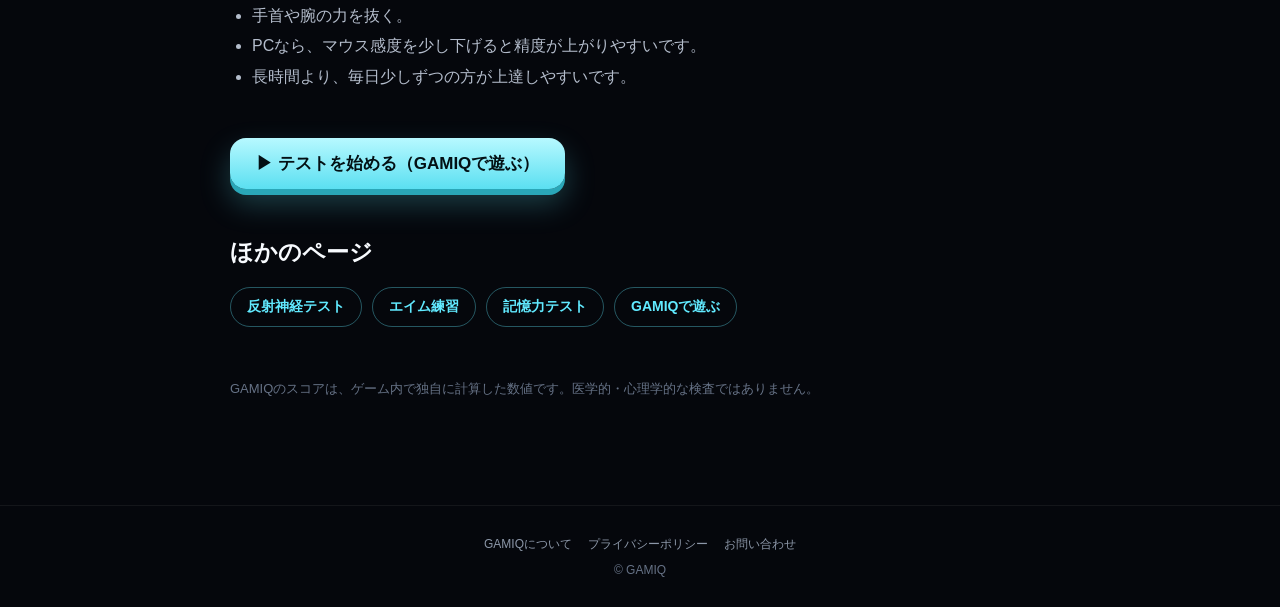
<file: ja/aim-trainer.html>
<!DOCTYPE html>
<html lang="ja">
<head>
<meta charset="UTF-8">
<meta name="viewport" content="width=device-width,initial-scale=1.0">
<title>エイム練習・エイムテスト｜無料のブラウザゲーム | GAMIQ</title>
<meta name="description" content="無料のエイムテスト。的当て・完璧な円を描くPERFECT CIRCLE・バスケなどのエイム系ゲームが、反射神経・スピード・ロジック・記憶力のゲームと混ざってランダムに出題されます。">
<link rel="canonical" href="https://playgamiq.com/ja/aim-trainer">
<link rel="alternate" hreflang="en" href="https://playgamiq.com/aim-trainer">
<link rel="alternate" hreflang="ja" href="https://playgamiq.com/ja/aim-trainer">
<link rel="alternate" hreflang="x-default" href="https://playgamiq.com/aim-trainer">
<meta name="google-adsense-account" content="ca-pub-6898056372113472">
<link rel="icon" href="/favicon.svg" type="image/svg+xml">
<link rel="icon" href="/favicon-32.png" sizes="32x32" type="image/png">
<link rel="apple-touch-icon" href="/apple-touch-icon.png">
<meta property="og:type" content="website">
<meta property="og:site_name" content="GAMIQ">
<meta property="og:title" content="エイム練習・エイムテスト｜無料のブラウザゲーム | GAMIQ">
<meta property="og:description" content="無料のエイムテスト。的当て・完璧な円を描くPERFECT CIRCLE・バスケなどのエイム系ゲームが、反射神経・スピード・ロジック・記憶力のゲームと混ざってランダムに出題されます。">
<meta property="og:url" content="https://playgamiq.com/ja/aim-trainer">
<meta property="og:image" content="https://playgamiq.com/og-image.png">
<meta name="twitter:card" content="summary_large_image">
<script type="application/ld+json">{"@context": "https://schema.org", "@type": "WebPage", "name": "エイム練習・エイムテスト", "description": "無料のエイムテスト。的当て・完璧な円を描くPERFECT CIRCLE・バスケなどのエイム系ゲームが、反射神経・スピード・ロジック・記憶力のゲームと混ざってランダムに出題されます。", "url": "https://playgamiq.com/ja/aim-trainer", "inLanguage": "ja", "isPartOf": {"@type": "WebSite", "name": "GAMIQ", "url": "https://playgamiq.com/"}}</script><script type="application/ld+json">{"@context": "https://schema.org", "@type": "FAQPage", "mainEntity": [{"@type": "Question", "name": "このテストで測れること", "acceptedAnswer": {"@type": "Answer", "text": "中心にどれだけ近く当てられるか（精度）、間違った的を撃たないか（判断）、ちょうどいい瞬間に動けるか（タイミング）です。各ゲームは0〜100点で採点されます。"}}, {"@type": "Question", "name": "なぜランダムなの？", "acceptedAnswer": {"@type": "Answer", "text": "エイム練習は、同じ練習の繰り返しになりがちです。GAMIQは次に何が出るかわからないので、準備していないゲームでもエイムを発揮できるか、ほかの能力と比べてどうかがわかります。"}}]}</script>
<script async src="https://www.googletagmanager.com/gtag/js?id=G-G4N0D0J3YC"></script>
<script>window.dataLayer=window.dataLayer||[];function gtag(){dataLayer.push(arguments);}gtag('js',new Date());gtag('config','G-G4N0D0J3YC');</script>
<style>*{box-sizing:border-box}
body{margin:0;background:#05070c;color:#f8fbff;font-family:-apple-system,BlinkMacSystemFont,"Segoe UI","Noto Sans JP",sans-serif}
.header{display:flex;align-items:center;justify-content:space-between;gap:16px;padding:22px 6%;border-bottom:1px solid rgba(255,255,255,.08)}
.logo{color:#fff;text-decoration:none;font-size:24px;font-weight:900;letter-spacing:.12em}
.logo span{color:#61eaff}
.lang-switch a{color:#8c97a8;text-decoration:none;font-size:13px;font-weight:800}
.lang-switch a:hover{color:#61eaff}
main{width:min(820px,88%);margin:0 auto;padding:56px 0 90px}
.kicker{margin:0 0 10px;color:var(--genre);font-size:13px;font-weight:900;letter-spacing:.22em}
h1{margin:0 0 22px;font-size:clamp(36px,6vw,60px);line-height:1.1}
h2{margin-top:48px;font-size:23px}
p,ul{color:#b4bdcc;line-height:1.9;font-size:16px}
ul{padding-left:22px}
strong{color:#fff}
.lead{font-size:17px}
.cta{display:inline-block;margin-top:14px;padding:18px 34px;border-radius:16px;background:linear-gradient(180deg,#b7f9ff,#5bdff1);color:#031014;font-size:20px;font-weight:900;text-decoration:none;box-shadow:0 6px 0 #2aa7b8,0 14px 30px rgba(95,239,255,.25)}
.cta:active{transform:translateY(4px);box-shadow:0 2px 0 #2aa7b8}
.cta.small{font-size:17px;padding:14px 26px;margin-top:30px}
.free{margin-top:12px;color:#8c97a8;font-size:13px}
.games{list-style:none;padding:0;display:grid;gap:10px}
.games li{padding:14px 16px;border:1px solid rgba(255,255,255,.08);border-left:4px solid var(--genre);border-radius:12px;background:rgba(255,255,255,.03)}
.games strong{display:block;margin-bottom:2px;letter-spacing:.04em}
.games span{display:block;font-size:15px;line-height:1.7}
.others{display:flex;flex-wrap:wrap;gap:10px}
.others a{padding:10px 16px;border:1px solid rgba(97,234,255,.35);border-radius:999px;color:#61eaff;text-decoration:none;font-weight:800;font-size:14px}
.note{margin-top:50px;color:#667286;font-size:13px}
footer{padding:30px;text-align:center;border-top:1px solid rgba(255,255,255,.06);color:#667286;font-size:12px}
.site-links{display:flex;flex-wrap:wrap;justify-content:center;gap:16px;margin-bottom:10px}
.site-links a{color:#8c97a8;text-decoration:none}

:root{--genre:#ff6b6b;}
.g-head{margin:40px 0 10px;color:var(--c);font-size:14px;font-weight:900;letter-spacing:.14em}
.games li{border-left-color:var(--c,var(--genre))}
</style>
</head>
<body>
<header class="header">
  <a class="logo" href="/ja/">GAM<span>IQ</span></a>
  <nav class="lang-switch"><a href="/aim-trainer" hreflang="en">English</a></nav>
</header>
<main>
<p class="kicker">AIM · GAMIQ</p><h1>エイム練習・エイムテスト</h1><p class="lead">エイム（狙い）は、ただ速くクリックするだけではありません。GAMIQでは、小さくなる的を撃つ、正しい的だけを撃つ、完璧な円を描く…といったエイム系のゲームが、<strong>ほかの24種類のミニゲームと混ざって</strong>ランダムに出てきます。マウスでも指でも遊べます。</p><a class="cta" href="/ja/">▶ テストを始める（GAMIQで遊ぶ）</a><p class="free">無料・登録不要・PCでもスマホでも</p><h2>このジャンルのゲーム</h2><ul class="games" style="--c:#ff6b6b"><li><strong>BUG SHOT</strong><span>畑を荒らす害虫を撃ち落とせ！鳥は撃つな！</span></li><li><strong>FRIEND OR FOE</strong><span>赤い敵だけを撃て！青い味方は撃つな！</span></li><li><strong>TOWER STACK</strong><span>タップでブロックを落とせ！ズレずに12段積み上げろ！</span></li><li><strong>PERFECT CIRCLE</strong><span>点のまわりに、ひと筆で完璧な円を描け！</span></li><li><strong>HOOP SHOT</strong><span>引っぱって離してシュート！10球で何本決められるか！</span></li><li><strong>SPACE BLASTER</strong><span>狙いを定めて敵艦を6機撃ち落とせ！</span></li></ul><h2>このテストで測れること</h2><p>中心にどれだけ近く当てられるか（精度）、間違った的を撃たないか（判断）、ちょうどいい瞬間に動けるか（タイミング）です。各ゲームは0〜100点で採点されます。</p><h2>なぜランダムなの？</h2><p>エイム練習は、同じ練習の繰り返しになりがちです。GAMIQは次に何が出るかわからないので、準備していないゲームでもエイムを発揮できるか、ほかの能力と比べてどうかがわかります。</p><h2>エイムが上手くなるコツ</h2><ul><li>焦らず「狙ってから押す」。正確さが速さにつながります。</li><li>手首や腕の力を抜く。</li><li>PCなら、マウス感度を少し下げると精度が上がりやすいです。</li><li>長時間より、毎日少しずつの方が上達しやすいです。</li></ul><a class="cta small" href="/ja/">▶ テストを始める（GAMIQで遊ぶ）</a>
  <h2>ほかのページ</h2>
  <nav class="others"><a href="/ja/reaction-time-test">反射神経テスト</a><a href="/ja/aim-trainer">エイム練習</a><a href="/ja/memory-test">記憶力テスト</a><a href="/ja/">GAMIQで遊ぶ</a></nav>
  <p class="note">GAMIQのスコアは、ゲーム内で独自に計算した数値です。医学的・心理学的な検査ではありません。</p>
</main>
<footer>
  <nav class="site-links"><a href="/about?lang=ja">GAMIQについて</a><a href="/privacy?lang=ja">プライバシーポリシー</a><a href="/contact?lang=ja">お問い合わせ</a></nav>
  © GAMIQ
</footer>
</body>
</html>
</file>
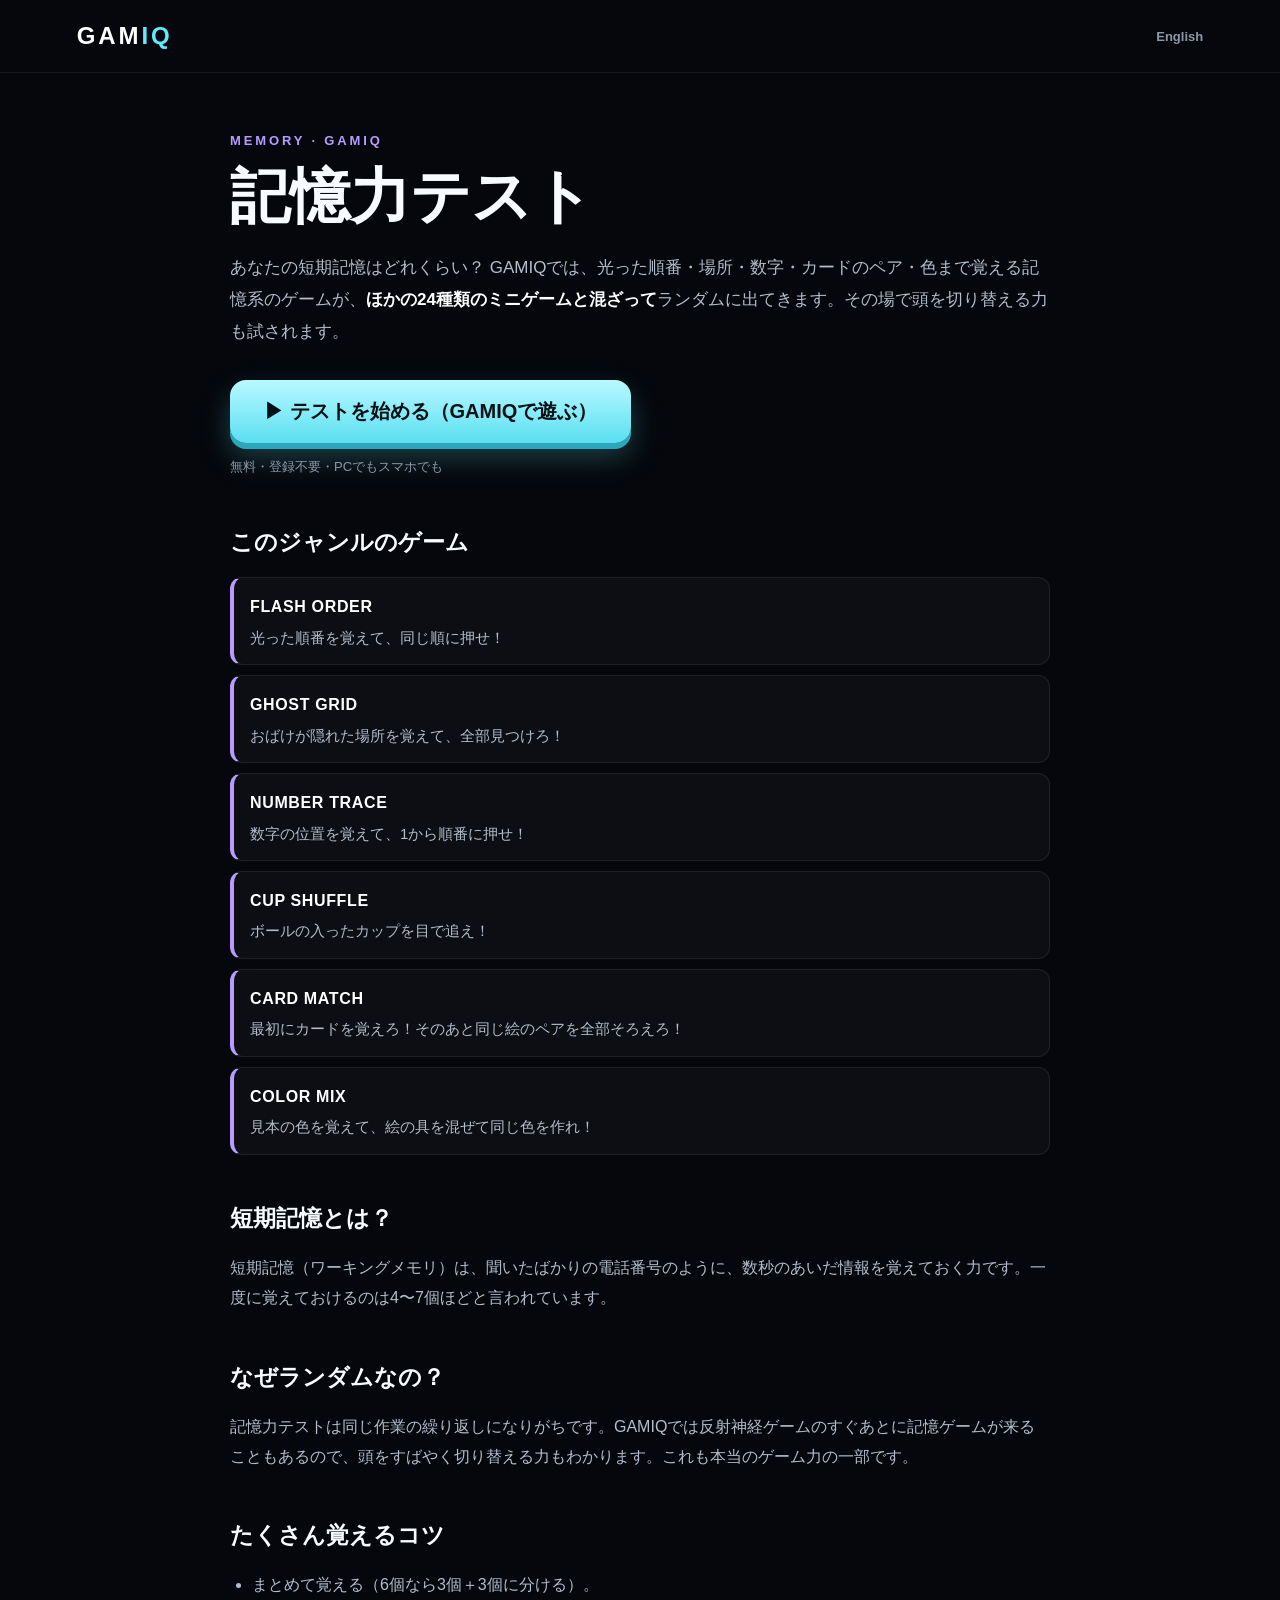
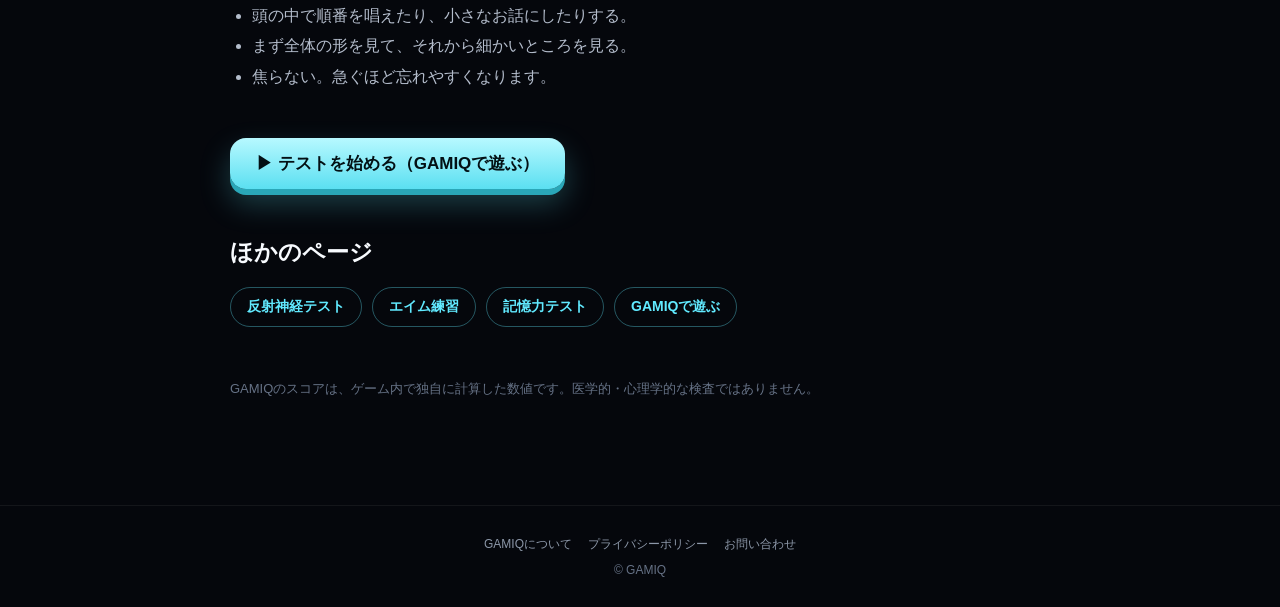
<file: ja/memory-test.html>
<!DOCTYPE html>
<html lang="ja">
<head>
<meta charset="UTF-8">
<meta name="viewport" content="width=device-width,initial-scale=1.0">
<title>記憶力テスト｜短期記憶を測る無料ミニゲーム | GAMIQ</title>
<meta name="description" content="短期記憶を無料のミニゲームでテスト。順番記憶・神経衰弱・色の記憶などの記憶系ゲームが、反射神経・スピード・エイム・ロジックのゲームと混ざってランダムに出題されます。">
<link rel="canonical" href="https://playgamiq.com/ja/memory-test">
<link rel="alternate" hreflang="en" href="https://playgamiq.com/memory-test">
<link rel="alternate" hreflang="ja" href="https://playgamiq.com/ja/memory-test">
<link rel="alternate" hreflang="x-default" href="https://playgamiq.com/memory-test">
<meta name="google-adsense-account" content="ca-pub-6898056372113472">
<link rel="icon" href="/favicon.svg" type="image/svg+xml">
<link rel="icon" href="/favicon-32.png" sizes="32x32" type="image/png">
<link rel="apple-touch-icon" href="/apple-touch-icon.png">
<meta property="og:type" content="website">
<meta property="og:site_name" content="GAMIQ">
<meta property="og:title" content="記憶力テスト｜短期記憶を測る無料ミニゲーム | GAMIQ">
<meta property="og:description" content="短期記憶を無料のミニゲームでテスト。順番記憶・神経衰弱・色の記憶などの記憶系ゲームが、反射神経・スピード・エイム・ロジックのゲームと混ざってランダムに出題されます。">
<meta property="og:url" content="https://playgamiq.com/ja/memory-test">
<meta property="og:image" content="https://playgamiq.com/og-image.png">
<meta name="twitter:card" content="summary_large_image">
<script type="application/ld+json">{"@context": "https://schema.org", "@type": "WebPage", "name": "記憶力テスト", "description": "短期記憶を無料のミニゲームでテスト。順番記憶・神経衰弱・色の記憶などの記憶系ゲームが、反射神経・スピード・エイム・ロジックのゲームと混ざってランダムに出題されます。", "url": "https://playgamiq.com/ja/memory-test", "inLanguage": "ja", "isPartOf": {"@type": "WebSite", "name": "GAMIQ", "url": "https://playgamiq.com/"}}</script><script type="application/ld+json">{"@context": "https://schema.org", "@type": "FAQPage", "mainEntity": [{"@type": "Question", "name": "短期記憶とは？", "acceptedAnswer": {"@type": "Answer", "text": "短期記憶（ワーキングメモリ）は、聞いたばかりの電話番号のように、数秒のあいだ情報を覚えておく力です。一度に覚えておけるのは4〜7個ほどと言われています。"}}, {"@type": "Question", "name": "なぜランダムなの？", "acceptedAnswer": {"@type": "Answer", "text": "記憶力テストは同じ作業の繰り返しになりがちです。GAMIQでは反射神経ゲームのすぐあとに記憶ゲームが来ることもあるので、頭をすばやく切り替える力もわかります。これも本当のゲーム力の一部です。"}}]}</script>
<script async src="https://www.googletagmanager.com/gtag/js?id=G-G4N0D0J3YC"></script>
<script>window.dataLayer=window.dataLayer||[];function gtag(){dataLayer.push(arguments);}gtag('js',new Date());gtag('config','G-G4N0D0J3YC');</script>
<style>*{box-sizing:border-box}
body{margin:0;background:#05070c;color:#f8fbff;font-family:-apple-system,BlinkMacSystemFont,"Segoe UI","Noto Sans JP",sans-serif}
.header{display:flex;align-items:center;justify-content:space-between;gap:16px;padding:22px 6%;border-bottom:1px solid rgba(255,255,255,.08)}
.logo{color:#fff;text-decoration:none;font-size:24px;font-weight:900;letter-spacing:.12em}
.logo span{color:#61eaff}
.lang-switch a{color:#8c97a8;text-decoration:none;font-size:13px;font-weight:800}
.lang-switch a:hover{color:#61eaff}
main{width:min(820px,88%);margin:0 auto;padding:56px 0 90px}
.kicker{margin:0 0 10px;color:var(--genre);font-size:13px;font-weight:900;letter-spacing:.22em}
h1{margin:0 0 22px;font-size:clamp(36px,6vw,60px);line-height:1.1}
h2{margin-top:48px;font-size:23px}
p,ul{color:#b4bdcc;line-height:1.9;font-size:16px}
ul{padding-left:22px}
strong{color:#fff}
.lead{font-size:17px}
.cta{display:inline-block;margin-top:14px;padding:18px 34px;border-radius:16px;background:linear-gradient(180deg,#b7f9ff,#5bdff1);color:#031014;font-size:20px;font-weight:900;text-decoration:none;box-shadow:0 6px 0 #2aa7b8,0 14px 30px rgba(95,239,255,.25)}
.cta:active{transform:translateY(4px);box-shadow:0 2px 0 #2aa7b8}
.cta.small{font-size:17px;padding:14px 26px;margin-top:30px}
.free{margin-top:12px;color:#8c97a8;font-size:13px}
.games{list-style:none;padding:0;display:grid;gap:10px}
.games li{padding:14px 16px;border:1px solid rgba(255,255,255,.08);border-left:4px solid var(--genre);border-radius:12px;background:rgba(255,255,255,.03)}
.games strong{display:block;margin-bottom:2px;letter-spacing:.04em}
.games span{display:block;font-size:15px;line-height:1.7}
.others{display:flex;flex-wrap:wrap;gap:10px}
.others a{padding:10px 16px;border:1px solid rgba(97,234,255,.35);border-radius:999px;color:#61eaff;text-decoration:none;font-weight:800;font-size:14px}
.note{margin-top:50px;color:#667286;font-size:13px}
footer{padding:30px;text-align:center;border-top:1px solid rgba(255,255,255,.06);color:#667286;font-size:12px}
.site-links{display:flex;flex-wrap:wrap;justify-content:center;gap:16px;margin-bottom:10px}
.site-links a{color:#8c97a8;text-decoration:none}

:root{--genre:#b69cff;}
.g-head{margin:40px 0 10px;color:var(--c);font-size:14px;font-weight:900;letter-spacing:.14em}
.games li{border-left-color:var(--c,var(--genre))}
</style>
</head>
<body>
<header class="header">
  <a class="logo" href="/ja/">GAM<span>IQ</span></a>
  <nav class="lang-switch"><a href="/memory-test" hreflang="en">English</a></nav>
</header>
<main>
<p class="kicker">MEMORY · GAMIQ</p><h1>記憶力テスト</h1><p class="lead">あなたの短期記憶はどれくらい？ GAMIQでは、光った順番・場所・数字・カードのペア・色まで覚える記憶系のゲームが、<strong>ほかの24種類のミニゲームと混ざって</strong>ランダムに出てきます。その場で頭を切り替える力も試されます。</p><a class="cta" href="/ja/">▶ テストを始める（GAMIQで遊ぶ）</a><p class="free">無料・登録不要・PCでもスマホでも</p><h2>このジャンルのゲーム</h2><ul class="games" style="--c:#b69cff"><li><strong>FLASH ORDER</strong><span>光った順番を覚えて、同じ順に押せ！</span></li><li><strong>GHOST GRID</strong><span>おばけが隠れた場所を覚えて、全部見つけろ！</span></li><li><strong>NUMBER TRACE</strong><span>数字の位置を覚えて、1から順番に押せ！</span></li><li><strong>CUP SHUFFLE</strong><span>ボールの入ったカップを目で追え！</span></li><li><strong>CARD MATCH</strong><span>最初にカードを覚えろ！そのあと同じ絵のペアを全部そろえろ！</span></li><li><strong>COLOR MIX</strong><span>見本の色を覚えて、絵の具を混ぜて同じ色を作れ！</span></li></ul><h2>短期記憶とは？</h2><p>短期記憶（ワーキングメモリ）は、聞いたばかりの電話番号のように、数秒のあいだ情報を覚えておく力です。一度に覚えておけるのは4〜7個ほどと言われています。</p><h2>なぜランダムなの？</h2><p>記憶力テストは同じ作業の繰り返しになりがちです。GAMIQでは反射神経ゲームのすぐあとに記憶ゲームが来ることもあるので、頭をすばやく切り替える力もわかります。これも本当のゲーム力の一部です。</p><h2>たくさん覚えるコツ</h2><ul><li>まとめて覚える（6個なら3個＋3個に分ける）。</li><li>頭の中で順番を唱えたり、小さなお話にしたりする。</li><li>まず全体の形を見て、それから細かいところを見る。</li><li>焦らない。急ぐほど忘れやすくなります。</li></ul><a class="cta small" href="/ja/">▶ テストを始める（GAMIQで遊ぶ）</a>
  <h2>ほかのページ</h2>
  <nav class="others"><a href="/ja/reaction-time-test">反射神経テスト</a><a href="/ja/aim-trainer">エイム練習</a><a href="/ja/memory-test">記憶力テスト</a><a href="/ja/">GAMIQで遊ぶ</a></nav>
  <p class="note">GAMIQのスコアは、ゲーム内で独自に計算した数値です。医学的・心理学的な検査ではありません。</p>
</main>
<footer>
  <nav class="site-links"><a href="/about?lang=ja">GAMIQについて</a><a href="/privacy?lang=ja">プライバシーポリシー</a><a href="/contact?lang=ja">お問い合わせ</a></nav>
  © GAMIQ
</footer>
</body>
</html>
</file>
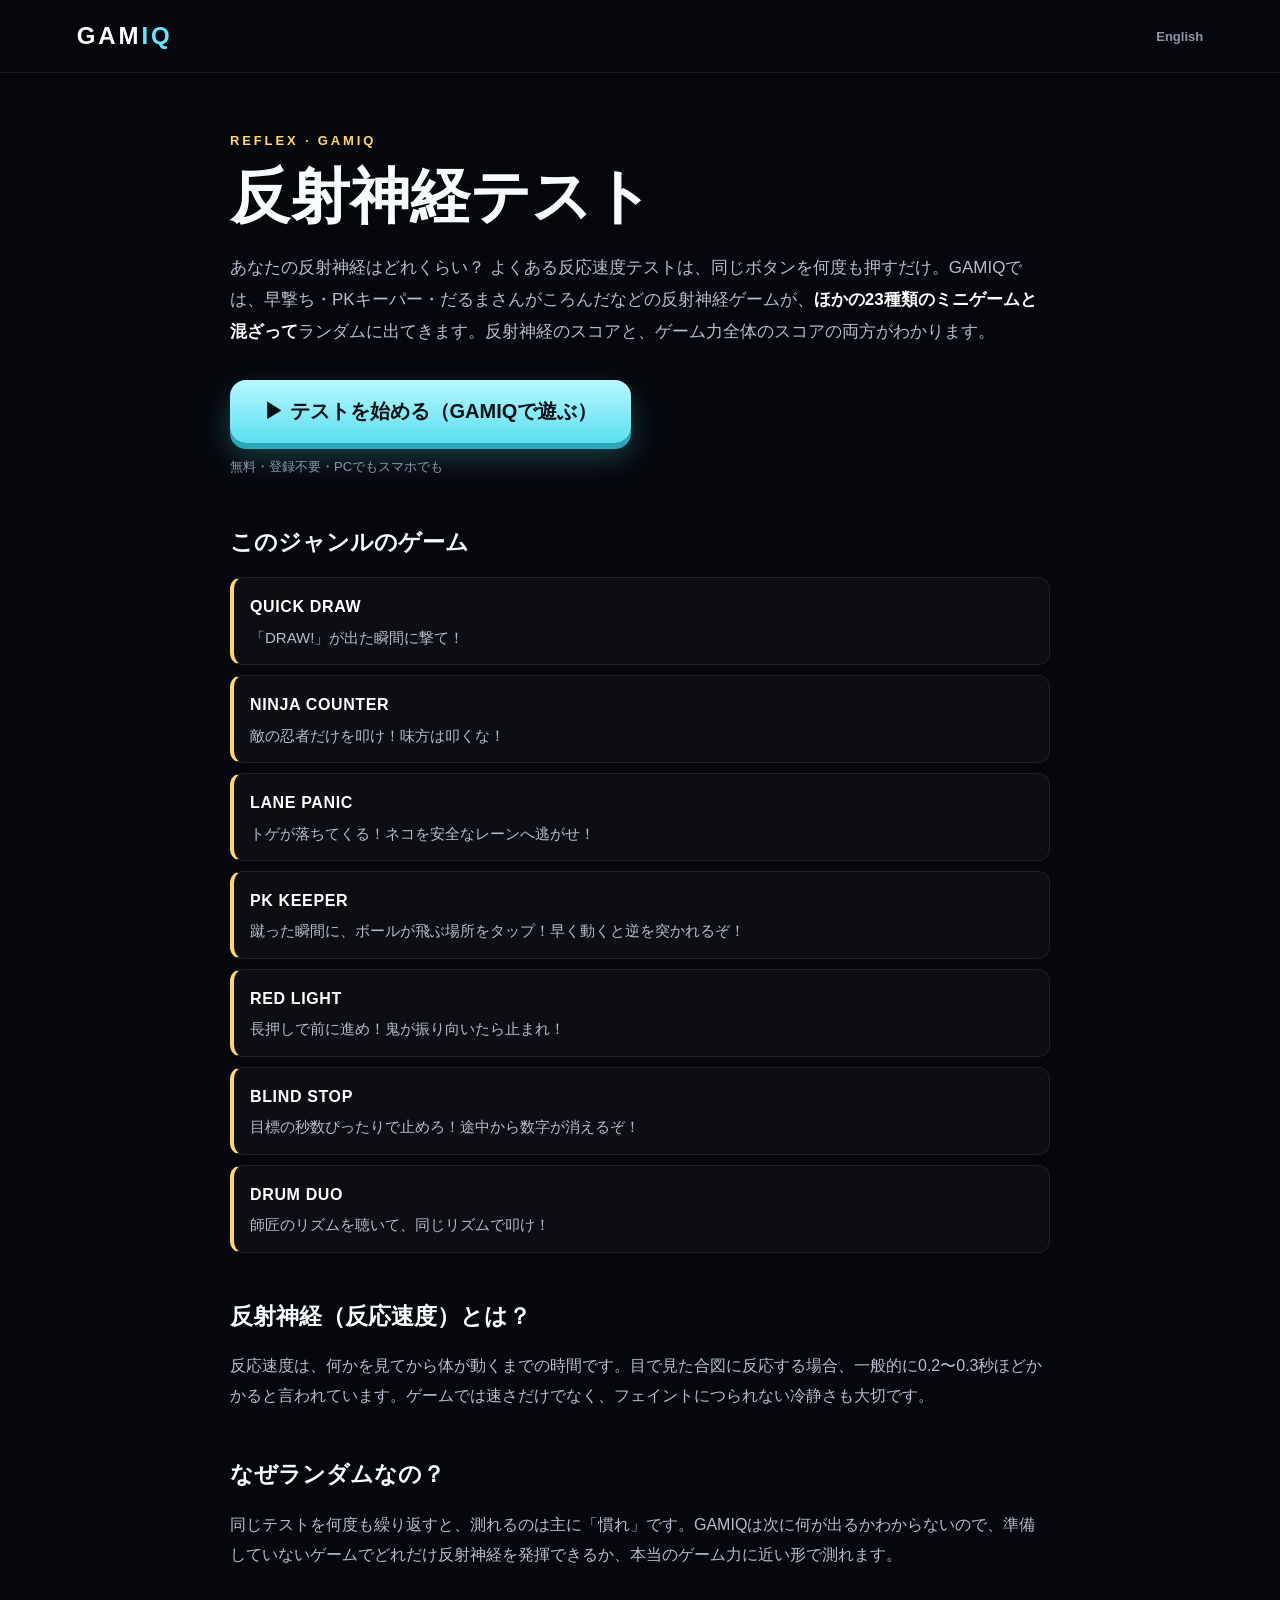
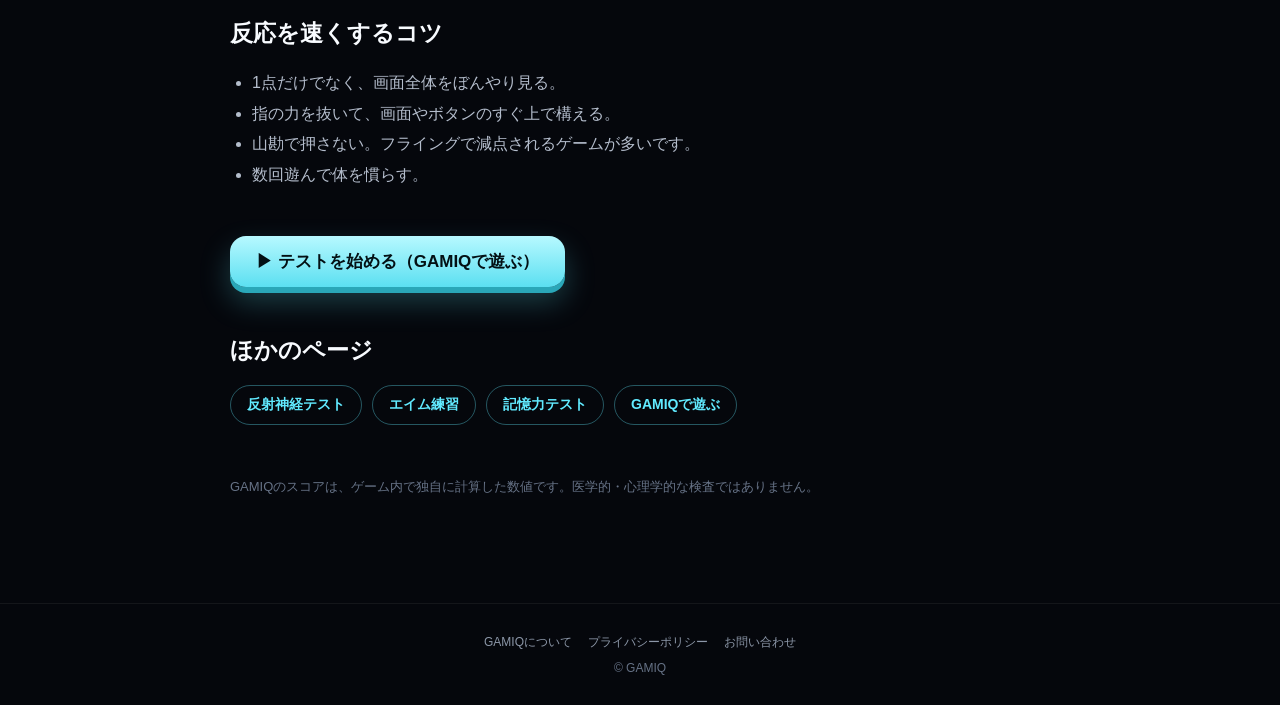
<file: ja/reaction-time-test.html>
<!DOCTYPE html>
<html lang="ja">
<head>
<meta charset="UTF-8">
<meta name="viewport" content="width=device-width,initial-scale=1.0">
<title>反射神経テスト｜無料のミニゲームで反応速度を測る | GAMIQ</title>
<meta name="description" content="反射神経を無料のミニゲームでテスト。早撃ち・PKキーパー・だるまさんがころんだなど、反射系のゲームが他のジャンルと混ざってランダムに出題。総合的なゲーム力もわかります。">
<link rel="canonical" href="https://playgamiq.com/ja/reaction-time-test">
<link rel="alternate" hreflang="en" href="https://playgamiq.com/reaction-time-test">
<link rel="alternate" hreflang="ja" href="https://playgamiq.com/ja/reaction-time-test">
<link rel="alternate" hreflang="x-default" href="https://playgamiq.com/reaction-time-test">
<meta name="google-adsense-account" content="ca-pub-6898056372113472">
<link rel="icon" href="/favicon.svg" type="image/svg+xml">
<link rel="icon" href="/favicon-32.png" sizes="32x32" type="image/png">
<link rel="apple-touch-icon" href="/apple-touch-icon.png">
<meta property="og:type" content="website">
<meta property="og:site_name" content="GAMIQ">
<meta property="og:title" content="反射神経テスト｜無料のミニゲームで反応速度を測る | GAMIQ">
<meta property="og:description" content="反射神経を無料のミニゲームでテスト。早撃ち・PKキーパー・だるまさんがころんだなど、反射系のゲームが他のジャンルと混ざってランダムに出題。総合的なゲーム力もわかります。">
<meta property="og:url" content="https://playgamiq.com/ja/reaction-time-test">
<meta property="og:image" content="https://playgamiq.com/og-image.png">
<meta name="twitter:card" content="summary_large_image">
<script type="application/ld+json">{"@context": "https://schema.org", "@type": "WebPage", "name": "反射神経テスト", "description": "反射神経を無料のミニゲームでテスト。早撃ち・PKキーパー・だるまさんがころんだなど、反射系のゲームが他のジャンルと混ざってランダムに出題。総合的なゲーム力もわかります。", "url": "https://playgamiq.com/ja/reaction-time-test", "inLanguage": "ja", "isPartOf": {"@type": "WebSite", "name": "GAMIQ", "url": "https://playgamiq.com/"}}</script><script type="application/ld+json">{"@context": "https://schema.org", "@type": "FAQPage", "mainEntity": [{"@type": "Question", "name": "反射神経（反応速度）とは？", "acceptedAnswer": {"@type": "Answer", "text": "反応速度は、何かを見てから体が動くまでの時間です。目で見た合図に反応する場合、一般的に0.2〜0.3秒ほどかかると言われています。ゲームでは速さだけでなく、フェイントにつられない冷静さも大切です。"}}, {"@type": "Question", "name": "なぜランダムなの？", "acceptedAnswer": {"@type": "Answer", "text": "同じテストを何度も繰り返すと、測れるのは主に「慣れ」です。GAMIQは次に何が出るかわからないので、準備していないゲームでどれだけ反射神経を発揮できるか、本当のゲーム力に近い形で測れます。"}}]}</script>
<script async src="https://www.googletagmanager.com/gtag/js?id=G-G4N0D0J3YC"></script>
<script>window.dataLayer=window.dataLayer||[];function gtag(){dataLayer.push(arguments);}gtag('js',new Date());gtag('config','G-G4N0D0J3YC');</script>
<style>*{box-sizing:border-box}
body{margin:0;background:#05070c;color:#f8fbff;font-family:-apple-system,BlinkMacSystemFont,"Segoe UI","Noto Sans JP",sans-serif}
.header{display:flex;align-items:center;justify-content:space-between;gap:16px;padding:22px 6%;border-bottom:1px solid rgba(255,255,255,.08)}
.logo{color:#fff;text-decoration:none;font-size:24px;font-weight:900;letter-spacing:.12em}
.logo span{color:#61eaff}
.lang-switch a{color:#8c97a8;text-decoration:none;font-size:13px;font-weight:800}
.lang-switch a:hover{color:#61eaff}
main{width:min(820px,88%);margin:0 auto;padding:56px 0 90px}
.kicker{margin:0 0 10px;color:var(--genre);font-size:13px;font-weight:900;letter-spacing:.22em}
h1{margin:0 0 22px;font-size:clamp(36px,6vw,60px);line-height:1.1}
h2{margin-top:48px;font-size:23px}
p,ul{color:#b4bdcc;line-height:1.9;font-size:16px}
ul{padding-left:22px}
strong{color:#fff}
.lead{font-size:17px}
.cta{display:inline-block;margin-top:14px;padding:18px 34px;border-radius:16px;background:linear-gradient(180deg,#b7f9ff,#5bdff1);color:#031014;font-size:20px;font-weight:900;text-decoration:none;box-shadow:0 6px 0 #2aa7b8,0 14px 30px rgba(95,239,255,.25)}
.cta:active{transform:translateY(4px);box-shadow:0 2px 0 #2aa7b8}
.cta.small{font-size:17px;padding:14px 26px;margin-top:30px}
.free{margin-top:12px;color:#8c97a8;font-size:13px}
.games{list-style:none;padding:0;display:grid;gap:10px}
.games li{padding:14px 16px;border:1px solid rgba(255,255,255,.08);border-left:4px solid var(--genre);border-radius:12px;background:rgba(255,255,255,.03)}
.games strong{display:block;margin-bottom:2px;letter-spacing:.04em}
.games span{display:block;font-size:15px;line-height:1.7}
.others{display:flex;flex-wrap:wrap;gap:10px}
.others a{padding:10px 16px;border:1px solid rgba(97,234,255,.35);border-radius:999px;color:#61eaff;text-decoration:none;font-weight:800;font-size:14px}
.note{margin-top:50px;color:#667286;font-size:13px}
footer{padding:30px;text-align:center;border-top:1px solid rgba(255,255,255,.06);color:#667286;font-size:12px}
.site-links{display:flex;flex-wrap:wrap;justify-content:center;gap:16px;margin-bottom:10px}
.site-links a{color:#8c97a8;text-decoration:none}

:root{--genre:#ffd76a;}
.g-head{margin:40px 0 10px;color:var(--c);font-size:14px;font-weight:900;letter-spacing:.14em}
.games li{border-left-color:var(--c,var(--genre))}
</style>
</head>
<body>
<header class="header">
  <a class="logo" href="/ja/">GAM<span>IQ</span></a>
  <nav class="lang-switch"><a href="/reaction-time-test" hreflang="en">English</a></nav>
</header>
<main>
<p class="kicker">REFLEX · GAMIQ</p><h1>反射神経テスト</h1><p class="lead">あなたの反射神経はどれくらい？ よくある反応速度テストは、同じボタンを何度も押すだけ。GAMIQでは、早撃ち・PKキーパー・だるまさんがころんだなどの反射神経ゲームが、<strong>ほかの23種類のミニゲームと混ざって</strong>ランダムに出てきます。反射神経のスコアと、ゲーム力全体のスコアの両方がわかります。</p><a class="cta" href="/ja/">▶ テストを始める（GAMIQで遊ぶ）</a><p class="free">無料・登録不要・PCでもスマホでも</p><h2>このジャンルのゲーム</h2><ul class="games" style="--c:#ffd76a"><li><strong>QUICK DRAW</strong><span>「DRAW!」が出た瞬間に撃て！</span></li><li><strong>NINJA COUNTER</strong><span>敵の忍者だけを叩け！味方は叩くな！</span></li><li><strong>LANE PANIC</strong><span>トゲが落ちてくる！ネコを安全なレーンへ逃がせ！</span></li><li><strong>PK KEEPER</strong><span>蹴った瞬間に、ボールが飛ぶ場所をタップ！早く動くと逆を突かれるぞ！</span></li><li><strong>RED LIGHT</strong><span>長押しで前に進め！鬼が振り向いたら止まれ！</span></li><li><strong>BLIND STOP</strong><span>目標の秒数ぴったりで止めろ！途中から数字が消えるぞ！</span></li><li><strong>DRUM DUO</strong><span>師匠のリズムを聴いて、同じリズムで叩け！</span></li></ul><h2>反射神経（反応速度）とは？</h2><p>反応速度は、何かを見てから体が動くまでの時間です。目で見た合図に反応する場合、一般的に0.2〜0.3秒ほどかかると言われています。ゲームでは速さだけでなく、フェイントにつられない冷静さも大切です。</p><h2>なぜランダムなの？</h2><p>同じテストを何度も繰り返すと、測れるのは主に「慣れ」です。GAMIQは次に何が出るかわからないので、準備していないゲームでどれだけ反射神経を発揮できるか、本当のゲーム力に近い形で測れます。</p><h2>反応を速くするコツ</h2><ul><li>1点だけでなく、画面全体をぼんやり見る。</li><li>指の力を抜いて、画面やボタンのすぐ上で構える。</li><li>山勘で押さない。フライングで減点されるゲームが多いです。</li><li>数回遊んで体を慣らす。</li></ul><a class="cta small" href="/ja/">▶ テストを始める（GAMIQで遊ぶ）</a>
  <h2>ほかのページ</h2>
  <nav class="others"><a href="/ja/reaction-time-test">反射神経テスト</a><a href="/ja/aim-trainer">エイム練習</a><a href="/ja/memory-test">記憶力テスト</a><a href="/ja/">GAMIQで遊ぶ</a></nav>
  <p class="note">GAMIQのスコアは、ゲーム内で独自に計算した数値です。医学的・心理学的な検査ではありません。</p>
</main>
<footer>
  <nav class="site-links"><a href="/about?lang=ja">GAMIQについて</a><a href="/privacy?lang=ja">プライバシーポリシー</a><a href="/contact?lang=ja">お問い合わせ</a></nav>
  © GAMIQ
</footer>
</body>
</html>
</file>
<file: js/styles.css>
/* =========================================================
GAMIQ V2
FULL STYLESHEET
========================================================= */


/* =========================================================
RESET / BASE
========================================================= */

*{
  box-sizing:border-box;
}

html,
body{
  margin:0;
  min-height:100%;
  background:#03060b;
  color:#ffffff;
  font-family:
    Inter,
    -apple-system,
    BlinkMacSystemFont,
    "Segoe UI",
    sans-serif;
}

body{
  overflow:hidden;
}

button{
  font:inherit;
}

button,
[role="button"]{
  -webkit-tap-highlight-color:transparent;
}

#郢夊ｺｫamiq-app{
  min-height:100vh;
}

#gamiq-app{
  min-height:100vh;
}


/* =========================================================
APP
========================================================= */

.gamiq-v2{
  position:relative;

  width:100%;
  height:100vh;

  overflow:hidden;

  background:
    radial-gradient(
      circle at 50% 30%,
      rgba(39,86,126,.10),
      transparent 35%
    ),
    #03060b;
}


/* =========================================================
TOP HEADER
========================================================= */

.gamiq-live-header{
  position:relative;

  z-index:100;

  height:72px;

  display:flex;
  align-items:center;
  justify-content:space-between;

  padding:
    0 20px;

  border-bottom:
    1px solid
    rgba(255,255,255,.055);

  background:
    rgba(3,6,11,.92);

  backdrop-filter:
    blur(14px);
}


.gamiq-live-brand{
  display:flex;
  flex-direction:column;

  line-height:1;
}


.gamiq-live-brand strong{
  font-size:25px;
  font-weight:1000;

  letter-spacing:-.04em;
}


.gamiq-live-brand span{
  margin-top:4px;

  color:#737d8d;

  font-size:7px;
  font-weight:900;

  letter-spacing:.27em;
}


.gamiq-live-data{
  display:flex;
  align-items:center;

  gap:27px;
}


.gamiq-live-item{
  display:flex;
  flex-direction:column;

  align-items:center;

  min-width:54px;
}


.gamiq-live-item span{
  margin-bottom:3px;

  color:#626c7c;

  font-size:7px;
  font-weight:1000;

  letter-spacing:.18em;
}


.gamiq-live-item strong{
  color:#ffffff;

  font-size:19px;
  font-weight:1000;

  line-height:1;
}


.gamiq-results-button{
  min-height:40px;

  padding:
    0 17px;

  border:
    1px solid
    rgba(255,255,255,.13);

  border-radius:12px;

  background:
    rgba(255,255,255,.045);

  color:#ffffff;

  font-size:11px;
  font-weight:900;

  cursor:pointer;

  transition:
    background .15s ease,
    transform .15s ease;
}


.gamiq-results-button:hover{
  background:
    rgba(255,255,255,.08);
}


.gamiq-results-button:active{
  transform:scale(.97);
}


/* =========================================================
FEED
========================================================= */

.gamiq-feed{
  position:relative;

  width:100%;
  height:
    calc(100vh - 72px);

  overflow:hidden;

  touch-action:pan-y;
}


.gamiq-feed-card{
  position:absolute;

  inset:0;

  display:flex;
  align-items:center;
  justify-content:center;

  padding:
    2px 20px 18px;

  transition:
    transform .35s cubic-bezier(.2,.8,.2,1),
    opacity .35s ease;
}


.gamiq-feed-card.current{
  z-index:3;

  transform:
    translateY(0);

  opacity:1;
}


.gamiq-feed-card.next{
  z-index:2;

  transform:
    translateY(100%);

  opacity:.15;
}


.gamiq-feed-card.preview{
  pointer-events:none;
}


/* =========================================================
GAME CARD
========================================================= */

.gamiq-game-shell{
  position:relative;

  width:min(
    760px,
    100%
  );

  height:min(
    680px,
    calc(100vh - 108px)
  );

  min-height:500px;

  display:flex;
  flex-direction:column;

  overflow:hidden;

  border:
    1px solid
    rgba(255,255,255,.11);

  border-radius:24px;

  background:
    linear-gradient(
      180deg,
      #111823,
      #090d14
    );

  box-shadow:
    0 25px 80px
    rgba(0,0,0,.35);
}


/* =========================================================
GAME TITLE
========================================================= */

.gamiq-game-top{
  position:relative;

  z-index:10;

  min-height:78px;

  display:flex;
  align-items:flex-start;
  justify-content:space-between;

  padding:
    20px 18px 12px;
}


.gamiq-game-top > div:first-child{
  min-width:0;
}


.gamiq-game-skill{
  display:block;

  margin-bottom:4px;

  color:#5fefff;

  font-size:9px;
  font-weight:1000;

  letter-spacing:.17em;
}


.gamiq-game-top h2{
  margin:0;

  color:#ffffff;

  font-size:
    clamp(
      24px,
      3vw,
      31px
    );

  font-weight:1000;

  letter-spacing:-.045em;

  line-height:1;
}


.gamiq-game-type{
  padding:
    6px 10px;

  border:
    1px solid
    rgba(255,255,255,.09);

  border-radius:999px;

  color:#778294;

  font-size:8px;
  font-weight:1000;

  letter-spacing:.15em;

  text-transform:uppercase;
}


/* =========================================================
GAME HOST
========================================================= */

.gamiq-game-host{
  position:relative;

  flex:1 1 0;

  width:100%;

  min-width:0;
  min-height:0;

  display:flex;
  align-items:stretch;
  justify-content:stretch;

  padding:
    0 74px 18px;

  overflow:hidden;
}


.gamiq-game-host > *{
  width:100%;
  height:100%;

  min-width:0;
  min-height:0;
}


/* =========================================================
RULE OVERLAY
========================================================= */

.gamiq-rule-overlay{
  position:absolute;

  z-index:80;

  inset:78px 0 0;

  display:flex;
  flex-direction:column;

  align-items:center;
  justify-content:center;

  padding:28px;

  background:
    rgba(4,8,14,.94);

  backdrop-filter:
    blur(8px);

  text-align:center;

  opacity:1;

  transition:
    opacity .22s ease,
    visibility .22s ease;
}


.gamiq-rule-overlay.hide{
  opacity:0;
  visibility:hidden;

  pointer-events:none;
}


.gamiq-rule-overlay span{
  margin-bottom:13px;

  color:#55eaff;

  font-size:10px;
  font-weight:1000;

  letter-spacing:.24em;
}


.gamiq-rule-overlay strong{
  max-width:520px;

  color:#ffffff;

  font-size:
    clamp(
      20px,
      3vw,
      32px
    );

  font-weight:1000;

  line-height:1.35;
}


/* =========================================================
COMPLETE
========================================================= */

.gamiq-card-complete{
  position:absolute;

  z-index:90;

  inset:0;

  display:flex;
  flex-direction:column;

  align-items:center;
  justify-content:center;

  background:
    rgba(3,6,11,.94);

  backdrop-filter:
    blur(10px);

  opacity:0;
  visibility:hidden;

  pointer-events:none;

  transition:
    opacity .25s ease,
    visibility .25s ease;
}


.gamiq-card-complete.show{
  opacity:1;
  visibility:visible;
}


.gamiq-complete-label{
  margin-bottom:16px;

  color:#ff5573;

  font-size:10px;
  font-weight:1000;

  letter-spacing:.28em;
}


.gamiq-complete-score{
  color:#ffffff;

  font-size:
    clamp(
      70px,
      10vw,
      118px
    );

  font-weight:1000;

  line-height:.9;

  text-shadow:
    0 0 35px
    rgba(255,255,255,.11);
}


.gamiq-complete-skill{
  margin-top:18px;

  color:#808b9c;

  font-size:12px;
  font-weight:1000;

  letter-spacing:.2em;
}


.gamiq-swipe-next{
  position:absolute;

  bottom:34px;

  color:
    rgba(255,255,255,.68);

  font-size:10px;
  font-weight:1000;

  letter-spacing:.16em;
}


.gamiq-card-complete.error
.gamiq-complete-score{
  color:#ff526e;
}


/* =========================================================
ERROR
========================================================= */

.gamiq-game-error{
  width:100%;
  height:100%;

  display:flex;
  flex-direction:column;

  align-items:center;
  justify-content:center;

  gap:8px;

  color:#ffffff;
}


.gamiq-game-error strong{
  color:#ff526e;

  font-size:16px;
}


.gamiq-game-error span{
  color:#7d8798;

  font-size:11px;
}


/* =========================================================
START SCREEN
========================================================= */

.gamiq-start-screen{
  position:absolute;

  z-index:200;

  inset:0;

  display:flex;
  align-items:center;
  justify-content:center;

  background:
    radial-gradient(
      circle at 50% 45%,
      rgba(54,130,175,.16),
      transparent 30%
    ),
    #04070c;

  transition:
    opacity .3s ease,
    visibility .3s ease;
}


.gamiq-start-screen.hidden{
  opacity:0;
  visibility:hidden;

  pointer-events:none;
}


.gamiq-start-inner{
  width:min(
    560px,
    calc(100% - 40px)
  );

  text-align:center;
}


.gamiq-start-logo{
  color:#ffffff;

  font-size:
    clamp(
      50px,
      8vw,
      80px
    );

  font-weight:1000;

  letter-spacing:-.07em;
}


.gamiq-start-sub{
  margin-top:3px;

  color:#5fefff;

  font-size:10px;
  font-weight:1000;

  letter-spacing:.28em;
}


.gamiq-start-inner h1{
  margin:
    32px 0 17px;

  color:#ffffff;

  font-size:
    clamp(
      29px,
      5vw,
      47px
    );

  line-height:1.25;

  letter-spacing:-.04em;
}


.gamiq-start-inner p{
  margin:0;

  color:#919cac;

  font-size:14px;

  line-height:1.9;
}


.gamiq-start-button{
  display:block;

  min-width:200px;
  min-height:58px;

  margin:
    28px auto 16px;

  border:0;

  border-radius:16px;

  background:
    linear-gradient(
      180deg,
      #b7f9ff,
      #5bdff1
    );

  color:#031014;

  font-size:16px;
  font-weight:1000;

  letter-spacing:.08em;

  cursor:pointer;

  box-shadow:
    0 0 35px
    rgba(65,220,245,.16);
}


.gamiq-start-button:active{
  transform:scale(.97);
}


.gamiq-start-inner small{
  color:#616c7d;

  font-size:10px;
}


/* =========================================================
GENERIC GAME UI
========================================================= */

.three-stage,
.reflex-stage,
.memory-wrap,
.puzzle-wrap{
  width:100%;
  height:100%;

  min-height:0;
}


.three-stage{
  position:relative;

  overflow:hidden;

  border-radius:20px;

  background:#050910;
}


.three-hud{
  position:absolute;

  z-index:10;

  left:12px;
  top:12px;

  padding:
    7px 11px;

  border:
    1px solid
    rgba(255,255,255,.09);

  border-radius:10px;

  background:
    rgba(0,0,0,.46);

  color:#ffffff;
}


.three-hud span{
  display:block;

  color:#778294;

  font-size:7px;
  font-weight:1000;

  letter-spacing:.15em;
}


.three-hud strong{
  font-size:17px;
}


/* =========================================================
MEMORY
========================================================= */

.memory-wrap{
  display:flex;
  flex-direction:column;

  gap:10px;
}


.memory-head,
.memory-status{
  min-height:40px;

  display:flex;
  align-items:center;
  justify-content:space-between;

  padding:
    0 14px;

  border:
    1px solid
    rgba(255,255,255,.08);

  border-radius:12px;

  background:
    rgba(255,255,255,.025);

  color:#ffffff;
}


.memory-head span,
.memory-status span{
  color:#788496;

  font-size:8px;
  font-weight:1000;

  letter-spacing:.16em;
}


.memory-head strong,
.memory-status strong{
  font-size:18px;
  font-weight:1000;
}


.memory-grid{
  flex:1;

  width:100%;
  height:100%;

  min-height:0;

  display:grid;

  grid-template-columns:
    repeat(
      4,
      minmax(
        0,
        1fr
      )
    );

  grid-template-rows:
    repeat(
      4,
      minmax(
        0,
        1fr
      )
    );

  gap:10px;

  padding:12px;

  border:
    1px solid
    rgba(255,255,255,.08);

  border-radius:20px;

  background:
    rgba(2,7,11,.7);

  aspect-ratio:auto;
}


.memory-cell,
.memory-number,
.memory-tile{
  min-width:0;
  min-height:0;

  display:flex;
  align-items:center;
  justify-content:center;

  border:
    1px solid
    rgba(255,255,255,.09);

  border-radius:16px;

  background:
    linear-gradient(
      180deg,
      #182130,
      #0c1119
    );

  color:#ffffff;

  font-size:
    clamp(
      22px,
      4vw,
      38px
    );

  font-weight:1000;

  cursor:pointer;

  transition:
    transform .12s ease,
    background .15s ease,
    box-shadow .15s ease;
}


.memory-cell.active,
.memory-number.active,
.memory-tile.active{
  background:
    linear-gradient(
      180deg,
      #8affb0,
      #44df7e
    );

  color:#03120a;

  box-shadow:
    0 0 25px
    rgba(80,255,140,.24);
}


.memory-cell.correct,
.memory-number.correct,
.memory-tile.correct{
  background:#2bdc78;

  color:#03120a;

  transform:scale(.96);
}


.memory-cell.wrong,
.memory-number.wrong,
.memory-tile.wrong{
  background:#ff496a;

  animation:
    gamiq-shake
    .18s ease;
}


/* =========================================================
PUZZLE
========================================================= */

.puzzle-wrap{
  display:flex;
  flex-direction:column;

  align-items:center;
  justify-content:center;

  gap:10px;
}


.puzzle-hud{
  width:100%;

  display:flex;
  align-items:center;
  justify-content:space-between;

  padding:
    9px 13px;

  border:
    1px solid
    rgba(255,255,255,.08);

  border-radius:12px;

  background:
    rgba(255,255,255,.025);

  color:#ffffff;
}


.block-board,
.pipe-grid,
.laser-puzzle{
  position:relative;

  width:min(
    100%,
    520px
  );

  max-width:520px;

  aspect-ratio:1/1;

  margin:
    0 auto;

  overflow:hidden;

  border:
    1px solid
    rgba(255,255,255,.08);

  border-radius:20px;

  background:
    linear-gradient(
      180deg,
      #101722,
      #060a10
    );
}


.block-tile{
  position:absolute;

  border:
    1px solid
    rgba(255,255,255,.12);

  border-radius:10px;

  background:
    linear-gradient(
      180deg,
      #526073,
      #2c3541
    );

  cursor:grab;

  box-shadow:
    inset 0 1px
    rgba(255,255,255,.08);
}


.block-tile.target{
  background:
    linear-gradient(
      180deg,
      #ff6b78,
      #e73758
    );

  box-shadow:
    0 0 18px
    rgba(255,55,90,.25);
}


.pipe-cell{
  display:flex;
  align-items:center;
  justify-content:center;

  border:
    1px solid
    rgba(255,255,255,.07);

  background:#101722;

  color:#55eaff;

  cursor:pointer;
}


.laser-puzzle{
  display:flex;
  align-items:center;
  justify-content:center;
}


/* =========================================================
REFLEX - SHARED
========================================================= */

.reflex-game{
  width:100%;
  height:100%;

  display:flex;
  flex-direction:column;

  gap:10px;
}


.reflex-game-hud{
  display:flex;
  align-items:center;
  justify-content:space-between;

  padding:
    9px 13px;

  border:
    1px solid
    rgba(255,255,255,.08);

  border-radius:12px;

  background:
    rgba(255,255,255,.025);
}


.reflex-game-hud span{
  color:#7b8798;

  font-size:8px;
  font-weight:1000;

  letter-spacing:.14em;
}


.reflex-game-hud strong{
  font-size:19px;
}


.reflex-screen-hit{
  animation:
    reflex-hit-flash
    .18s ease;
}


.reflex-screen-fail{
  animation:
    gamiq-shake
    .2s ease;
}


@keyframes reflex-hit-flash{

  0%{
    filter:brightness(1);
  }

  40%{
    filter:brightness(1.75);
  }

  100%{
    filter:brightness(1);
  }

}


/* =========================================================
NINJA COUNTER
========================================================= */

.ninja-arena{
  position:relative;

  flex:1;

  min-height:0;

  overflow:hidden;

  display:flex;
  align-items:center;
  justify-content:center;

  border:
    1px solid
    rgba(255,255,255,.08);

  border-radius:20px;

  background:
    radial-gradient(
      circle at 50% 55%,
      rgba(55,255,130,.12),
      transparent 26%
    ),
    linear-gradient(
      180deg,
      #07120d,
      #030704
    );
}


.ninja-player{
  position:relative;

  z-index:5;

  font-size:
    clamp(
      86px,
      17vw,
      150px
    );

  transition:
    transform .12s ease;

  filter:
    drop-shadow(
      0 15px 24px
      rgba(0,0,0,.45)
    );
}


.ninja-player.slash-left{
  transform:
    translateX(-35px)
    rotate(-12deg)
    scale(1.08);
}


.ninja-player.slash-right{
  transform:
    translateX(35px)
    rotate(12deg)
    scale(1.08);
}


.ninja-player.slash-up{
  transform:
    translateY(-28px)
    scale(1.08);
}


.ninja-danger{
  position:absolute;

  z-index:4;

  width:72px;
  height:72px;

  display:flex;
  align-items:center;
  justify-content:center;

  border-radius:50%;

  background:
    rgba(255,70,95,.16);

  color:#ff5873;

  font-size:40px;
  font-weight:1000;

  opacity:0;

  transform:scale(.4);

  box-shadow:
    0 0 30px
    rgba(255,70,95,.3);

  transition:
    opacity .08s ease,
    transform .08s ease;
}


.ninja-danger.show{
  opacity:1;
}


.ninja-danger-top{
  top:10%;
  left:50%;

  transform:
    translateX(-50%)
    scale(.4);
}


.ninja-danger-top.show{
  transform:
    translateX(-50%)
    scale(1);
}


.ninja-danger-left{
  left:8%;
  top:50%;

  transform:
    translateY(-50%)
    scale(.4);
}


.ninja-danger-left.show{
  transform:
    translateY(-50%)
    scale(1);
}


.ninja-danger-right{
  right:8%;
  top:50%;

  transform:
    translateY(-50%)
    scale(.4);
}


.ninja-danger-right.show{
  transform:
    translateY(-50%)
    scale(1);
}


.ninja-controls{
  display:grid;

  grid-template-columns:
    repeat(
      3,
      1fr
    );

  gap:8px;
}


.ninja-controls button{
  min-height:58px;

  border:
    1px solid
    rgba(255,255,255,.1);

  border-radius:14px;

  background:
    linear-gradient(
      180deg,
      #17221d,
      #08100b
    );

  color:#8effaf;

  font-size:27px;
  font-weight:1000;

  cursor:pointer;
}


.reflex-impact{
  position:absolute;

  z-index:20;

  left:50%;
  top:22%;

  transform:
    translate(-50%,-50%)
    scale(.6);

  font-size:
    clamp(
      27px,
      5vw,
      44px
    );

  font-weight:1000;

  opacity:0;

  pointer-events:none;
}


.reflex-impact.show{
  animation:
    reflex-impact-pop
    .3s ease;
}


.reflex-impact.success{
  color:#71ffa0;
}


.reflex-impact.fail{
  color:#ff5873;
}


@keyframes reflex-impact-pop{

  0%{
    opacity:0;

    transform:
      translate(-50%,-50%)
      scale(.5);
  }

  45%{
    opacity:1;

    transform:
      translate(-50%,-50%)
      scale(1.2);
  }

  100%{
    opacity:0;

    transform:
      translate(-50%,-70%)
      scale(.95);
  }

}


/* =========================================================
QUICK DRAW
========================================================= */

.duel-game{
  width:100%;
  height:100%;
}


.duel-arena{
  position:relative;

  flex:1;

  min-height:0;

  overflow:hidden;

  display:flex;
  align-items:center;
  justify-content:center;

  border-radius:20px;

  background:
    linear-gradient(
      180deg,
      #f48b46 0%,
      #70371f 42%,
      #18100c 43%,
      #070605 100%
    );
}


.duel-sun{
  position:absolute;

  top:11%;

  width:115px;
  height:115px;

  border-radius:50%;

  background:
    rgba(255,225,145,.8);
}


.duel-opponent{
  position:relative;

  z-index:4;

  margin-top:50px;

  font-size:
    clamp(
      95px,
      18vw,
      165px
    );

  transition:
    transform .13s ease;
}


.duel-opponent.duel-fake{
  transform:
    rotate(-4deg)
    translateY(-5px);
}


.duel-opponent.duel-hit{
  transform:
    rotate(22deg)
    translateX(35px);
}


.duel-message{
  position:absolute;

  z-index:10;

  bottom:11%;

  padding:
    9px 17px;

  border-radius:999px;

  background:
    rgba(0,0,0,.55);

  color:#ffffff;

  font-size:13px;
  font-weight:1000;

  letter-spacing:.15em;
}


.duel-draw
.duel-message{
  color:#ffdd79;

  box-shadow:
    0 0 25px
    rgba(255,220,120,.25);
}


.duel-shoot{
  min-height:58px;

  border:0;

  border-radius:14px;

  background:
    linear-gradient(
      180deg,
      #ffe18a,
      #ff9d43
    );

  color:#241204;

  font-size:16px;
  font-weight:1000;

  letter-spacing:.15em;

  cursor:pointer;
}


/* =========================================================
LANE PANIC
========================================================= */

.lane-panic-game{
  width:100%;
  height:100%;
}


.lane-panic-arena{
  flex:1;

  min-height:0;

  overflow:hidden;

  border-radius:20px;

  background:#080b10;
}


.lane-panic-road{
  position:relative;

  width:100%;
  height:100%;

  min-height:280px;

  background:
    linear-gradient(
      90deg,
      transparent 32.5%,
      rgba(255,255,255,.11) 33%,
      transparent 33.5%,
      transparent 66%,
      rgba(255,255,255,.11) 66.5%,
      transparent 67%
    ),
    linear-gradient(
      180deg,
      #101722,
      #05070a
    );
}


.lane-warning{
  position:absolute;

  top:8%;

  transform:
    translateX(-50%);

  font-size:54px;

  opacity:0;
}


.lane-warning.show{
  animation:
    lane-warning-drop
    .7s linear;
}


@keyframes lane-warning-drop{

  0%{
    top:5%;
    opacity:0;
  }

  15%{
    opacity:1;
  }

  100%{
    top:75%;
    opacity:1;
  }

}


.lane-player{
  position:absolute;

  left:50%;
  bottom:8%;

  transform:
    translateX(-50%);

  color:#5feaff;

  font-size:50px;

  transition:
    left .13s ease,
    transform .12s ease;
}


.lane-panic-controls{
  display:grid;

  grid-template-columns:
    1fr 1fr;

  gap:8px;
}


.lane-panic-controls button{
  min-height:58px;

  border:
    1px solid
    rgba(255,255,255,.1);

  border-radius:14px;

  background:#121a25;

  color:#ffffff;

  font-size:27px;

  cursor:pointer;
}


/* =========================================================
FRIEND OR FOE
========================================================= */

.friend-foe-game{
  width:100%;
  height:100%;
}


.friend-foe-arena{
  flex:1;

  min-height:0;

  display:grid;

  grid-template-columns:
    repeat(
      3,
      1fr
    );

  align-items:center;

  gap:10px;

  padding:20px;

  border-radius:20px;

  background:
    radial-gradient(
      circle at 50% 50%,
      rgba(80,220,255,.08),
      transparent 30%
    ),
    #050913;
}


.foe-target{
  min-width:0;

  aspect-ratio:1/1;

  border:
    1px solid
    rgba(255,255,255,.08);

  border-radius:17px;

  background:
    rgba(255,255,255,.035);

  font-size:
    clamp(
      48px,
      8vw,
      84px
    );

  cursor:pointer;
}


.foe-target.foe-hit{
  background:
    rgba(60,235,130,.22);

  transform:scale(1.08);
}


.foe-target.foe-wrong{
  background:
    rgba(255,70,100,.22);

  animation:
    gamiq-shake
    .18s ease;
}


.foe-status{
  min-height:32px;

  display:flex;
  align-items:center;
  justify-content:center;

  color:#828d9d;

  font-size:10px;
  font-weight:1000;

  letter-spacing:.14em;
}


/* =========================================================
THREE.JS GENERIC
========================================================= */

.three-stage canvas,
.zombie-3d-world canvas,
.space-blaster-world canvas,
.race-3d-world canvas,
.factory-3d-world canvas{
  display:block;

  width:100% !important;
  height:100% !important;
}


/* =========================================================
ZOMBIE SLASH
========================================================= */

.zombie-slash-wrap{
  width:100%;
  height:100%;

  display:flex;
  flex-direction:column;

  gap:9px;
}


.zombie-slash-hud{
  display:grid;

  grid-template-columns:
    repeat(
      3,
      1fr
    );

  gap:7px;
}


.zombie-hud-item{
  padding:
    8px 10px;

  border:
    1px solid
    rgba(255,255,255,.08);

  border-radius:11px;

  background:
    rgba(5,12,8,.76);

  text-align:center;
}


.zombie-hud-item span{
  display:block;

  margin-bottom:2px;

  color:
    rgba(255,255,255,.46);

  font-size:7px;
  font-weight:1000;

  letter-spacing:.15em;
}


.zombie-hud-item strong{
  color:#ffffff;

  font-size:16px;
  font-weight:1000;
}


.zombie-combo-item strong{
  color:#74ffa0;
}


.zombie-life-item strong{
  color:#ff5270;
}


.zombie-slash-stage{
  position:relative;

  flex:1;

  min-height:0;

  overflow:hidden;

  border-radius:19px;

  background:#030706;

  touch-action:none;
}


.zombie-3d-world{
  position:absolute;

  inset:0;

  width:100%;
  height:100%;
}


.zombie-slash-canvas{
  position:absolute;

  z-index:20;

  inset:0;

  width:100%;
  height:100%;

  cursor:crosshair;

  touch-action:none;
}


.zombie-slash-hint{
  position:absolute;

  z-index:12;

  left:50%;
  bottom:13px;

  transform:
    translateX(-50%);

  padding:
    6px 11px;

  border:
    1px solid
    rgba(255,255,255,.1);

  border-radius:999px;

  background:
    rgba(0,0,0,.42);

  color:
    rgba(255,255,255,.62);

  font-size:8px;
  font-weight:1000;

  letter-spacing:.15em;

  pointer-events:none;

  animation:
    zombie-hint-fade
    2.4s ease forwards;
}


@keyframes zombie-hint-fade{

  0%{
    opacity:0;
  }

  15%,
  65%{
    opacity:1;
  }

  100%{
    opacity:0;
  }

}


.zombie-slash-message{
  position:absolute;

  z-index:30;

  left:50%;
  top:32%;

  transform:
    translate(-50%,-50%)
    scale(.55);

  color:#ffffff;

  font-size:
    clamp(
      29px,
      6vw,
      52px
    );

  font-weight:1000;

  font-style:italic;

  opacity:0;

  pointer-events:none;

  text-shadow:
    0 0 18px
    rgba(100,255,150,.8);
}


.zombie-slash-message.show{
  animation:
    zombie-message-pop
    .4s ease;
}


@keyframes zombie-message-pop{

  0%{
    opacity:0;

    transform:
      translate(-50%,-50%)
      scale(.5);
  }

  35%{
    opacity:1;

    transform:
      translate(-50%,-50%)
      scale(1.2);
  }

  100%{
    opacity:0;

    transform:
      translate(-50%,-75%)
      scale(.95);
  }

}


.zombie-slash-combo-pop{
  position:absolute;

  z-index:31;

  right:8%;
  top:16%;

  color:#77ffa0;

  font-size:
    clamp(
      25px,
      5vw,
      43px
    );

  font-weight:1000;

  opacity:0;

  pointer-events:none;
}


.zombie-slash-combo-pop.show{
  animation:
    gamiq-combo-pop
    .36s ease;
}


.zombie-stage-hit{
  animation:
    zombie-hit-screen
    .14s ease;
}


@keyframes zombie-hit-screen{

  0%{
    filter:brightness(1);
  }

  45%{
    filter:
      brightness(1.55)
      saturate(1.4);
  }

  100%{
    filter:brightness(1);
  }

}


.zombie-stage-damage{
  animation:
    gamiq-shake
    .26s ease;

  box-shadow:
    inset 0 0 70px
    rgba(255,40,70,.35);
}


/* =========================================================
SPACE BLASTER
========================================================= */

.space-blaster-wrap{
  width:100%;
  height:100%;

  display:flex;
  flex-direction:column;

  gap:9px;
}


.space-blaster-hud{
  display:grid;

  grid-template-columns:
    repeat(
      3,
      1fr
    );

  gap:7px;
}


.space-hud-item{
  padding:
    8px 9px;

  border:
    1px solid
    rgba(255,255,255,.08);

  border-radius:11px;

  background:
    rgba(4,8,18,.82);

  text-align:center;
}


.space-hud-item span{
  display:block;

  margin-bottom:2px;

  color:
    rgba(255,255,255,.46);

  font-size:7px;
  font-weight:1000;

  letter-spacing:.14em;
}


.space-hud-item strong{
  color:#ffffff;

  font-size:15px;
  font-weight:1000;
}


.space-hud-item:nth-child(2)
strong{
  color:#61efff;
}


.space-blaster-stage{
  position:relative;

  flex:1;

  min-height:0;

  overflow:hidden;

  border-radius:19px;

  background:#01040b;

  cursor:none;

  touch-action:none;
}


.space-blaster-world{
  position:absolute;

  inset:0;

  width:100%;
  height:100%;
}


.space-crosshair{
  position:absolute;

  z-index:30;

  width:42px;
  height:42px;

  transform:
    translate(-50%,-50%);

  border:
    2px solid
    rgba(98,239,255,.95);

  border-radius:50%;

  pointer-events:none;

  box-shadow:
    0 0 18px
    rgba(90,235,255,.7),

    inset 0 0 10px
    rgba(90,235,255,.25);
}


.space-crosshair::before,
.space-crosshair::after{
  content:"";

  position:absolute;

  left:50%;
  top:50%;

  background:#ffffff;

  transform:
    translate(-50%,-50%);
}


.space-crosshair::before{
  width:56px;
  height:2px;
}


.space-crosshair::after{
  width:2px;
  height:56px;
}


.space-crosshair span{
  position:absolute;

  left:50%;
  top:50%;

  width:5px;
  height:5px;

  transform:
    translate(-50%,-50%);

  border-radius:50%;

  background:#ffffff;

  box-shadow:
    0 0 12px
    #61efff;
}


.space-blaster-message{
  position:absolute;

  z-index:40;

  left:50%;
  top:25%;

  transform:
    translate(-50%,-50%)
    scale(.6);

  color:#ffffff;

  font-size:
    clamp(
      28px,
      6vw,
      52px
    );

  font-weight:1000;

  font-style:italic;

  opacity:0;

  pointer-events:none;

  text-shadow:
    0 0 20px
    rgba(90,235,255,.8);
}


.space-blaster-message.show{
  animation:
    space-message-pop
    .42s ease;
}


@keyframes space-message-pop{

  0%{
    opacity:0;

    transform:
      translate(-50%,-50%)
      scale(.5);
  }

  35%{
    opacity:1;

    transform:
      translate(-50%,-50%)
      scale(1.2);
  }

  100%{
    opacity:0;

    transform:
      translate(-50%,-72%)
      scale(.95);
  }

}


.space-blaster-combo{
  position:absolute;

  z-index:40;

  right:7%;
  top:13%;

  color:#61efff;

  font-size:
    clamp(
      27px,
      5vw,
      46px
    );

  font-weight:1000;

  opacity:0;

  pointer-events:none;
}


.space-blaster-combo.show{
  animation:
    gamiq-combo-pop
    .36s ease;
}


.space-blaster-hint{
  position:absolute;

  z-index:15;

  left:50%;
  top:13px;

  transform:
    translateX(-50%);

  padding:
    6px 11px;

  border:
    1px solid
    rgba(255,255,255,.1);

  border-radius:999px;

  background:
    rgba(0,0,0,.4);

  color:
    rgba(255,255,255,.63);

  font-size:8px;
  font-weight:1000;

  letter-spacing:.15em;

  pointer-events:none;

  animation:
    space-hint-fade
    2.6s ease forwards;
}


@keyframes space-hint-fade{

  0%{
    opacity:0;
  }

  15%,
  65%{
    opacity:1;
  }

  100%{
    opacity:0;
  }

}


/* =========================================================
SPACE MOBILE CONTROLS
========================================================= */

.space-mobile-controls{
  display:none;

  position:absolute;

  z-index:50;

  left:0;
  right:0;
  bottom:15px;

  padding:
    0 18px;

  align-items:flex-end;
  justify-content:space-between;

  pointer-events:none;
}


.space-joystick{
  position:relative;

  width:112px;
  height:112px;

  border:
    2px solid
    rgba(255,255,255,.17);

  border-radius:50%;

  background:
    rgba(4,10,20,.46);

  backdrop-filter:
    blur(5px);

  box-shadow:
    inset 0 0 30px
    rgba(80,220,255,.08),

    0 0 20px
    rgba(0,0,0,.25);

  pointer-events:auto;

  touch-action:none;
}


.space-joystick::before,
.space-joystick::after{
  content:"";

  position:absolute;

  left:50%;
  top:50%;

  background:
    rgba(255,255,255,.12);

  transform:
    translate(-50%,-50%);
}


.space-joystick::before{
  width:68%;
  height:1px;
}


.space-joystick::after{
  width:1px;
  height:68%;
}


.space-joystick-knob{
  position:absolute;

  left:50%;
  top:50%;

  width:48px;
  height:48px;

  transform:
    translate(-50%,-50%);

  border:
    2px solid
    rgba(110,240,255,.7);

  border-radius:50%;

  background:
    radial-gradient(
      circle,
      rgba(130,245,255,.75),
      rgba(50,150,190,.5)
    );

  box-shadow:
    0 0 18px
    rgba(80,225,255,.5);

  pointer-events:none;
}


.space-mobile-fire{
  width:92px;
  height:92px;

  display:flex;
  align-items:center;
  justify-content:center;

  border:
    3px solid
    rgba(255,255,255,.65);

  border-radius:50%;

  background:
    radial-gradient(
      circle at 40% 35%,
      #9af7ff,
      #25badc 55%,
      #096e91
    );

  color:#001219;

  cursor:pointer;

  box-shadow:
    0 0 30px
    rgba(60,220,255,.45),

    inset 0 0 15px
    rgba(255,255,255,.32);

  pointer-events:auto;

  touch-action:none;

  -webkit-tap-highlight-color:
    transparent;
}


.space-mobile-fire span{
  font-size:42px;
  font-weight:1000;
}


.space-mobile-fire:active{
  transform:scale(.9);
}


.space-mobile-fire.shoot-kick{
  animation:
    space-mobile-shot
    .13s ease;
}


@keyframes space-mobile-shot{

  0%{
    transform:scale(1);
  }

  45%{
    transform:scale(.83);
  }

  100%{
    transform:scale(1);
  }

}


.space-blaster-bottom{
  display:flex;

  justify-content:center;
}


.space-life{
  min-width:180px;

  padding:
    7px 14px;

  border:
    1px solid
    rgba(255,255,255,.08);

  border-radius:11px;

  background:
    rgba(4,8,18,.82);

  text-align:center;

  color:
    rgba(255,255,255,.42);

  font-size:8px;
  font-weight:1000;

  letter-spacing:.14em;
}


.space-life strong{
  margin-left:8px;

  color:#ff536f;

  font-size:14px;
}


.space-stage-kill{
  animation:
    space-kill-flash
    .22s ease;
}


@keyframes space-kill-flash{

  0%{
    filter:brightness(1);
  }

  35%{
    filter:
      brightness(1.9)
      saturate(1.6);
  }

  100%{
    filter:brightness(1);
  }

}


.space-stage-miss{
  animation:
    gamiq-shake
    .18s ease;
}


/* =========================================================
HIGHWAY / RACE
========================================================= */

.race-3d-wrap{
  width:100%;
  height:100%;

  display:flex;
  flex-direction:column;

  gap:9px;
}


.race-3d-hud{
  display:flex;
  justify-content:space-between;

  padding:
    8px 12px;

  border:
    1px solid
    rgba(255,255,255,.08);

  border-radius:11px;

  background:
    rgba(5,8,14,.82);
}


.race-3d-world{
  position:relative;

  flex:1;

  min-height:0;

  overflow:hidden;

  border-radius:19px;

  background:#05070c;
}


.race-3d-controls{
  display:grid;

  grid-template-columns:
    1fr 1fr;

  gap:8px;
}


.race-3d-controls button{
  min-height:55px;

  border:
    1px solid
    rgba(255,255,255,.1);

  border-radius:14px;

  background:#131b27;

  color:#ffffff;

  font-size:25px;
}


/* =========================================================
FACTORY - LEGACY SUPPORT
========================================================= */

.factory-3d-wrap{
  width:100%;
  height:100%;

  display:flex;
  flex-direction:column;

  gap:9px;
}


.factory-3d-world{
  position:relative;

  flex:1;

  min-height:0;

  overflow:hidden;

  border-radius:19px;

  background:#08100d;
}


.factory-3d-action{
  min-height:55px;

  border:0;

  border-radius:14px;

  background:
    linear-gradient(
      180deg,
      #8cffac,
      #39d979
    );

  color:#04130a;

  font-weight:1000;
}


/* =========================================================
RESULTS OVERLAY - BROAD SUPPORT
========================================================= */

.gamiq-results-overlay,
.results-overlay{
  position:fixed;

  z-index:1000;

  inset:0;

  display:flex;
  align-items:center;
  justify-content:center;

  padding:20px;

  background:
    rgba(2,5,10,.86);

  backdrop-filter:
    blur(15px);
}


.gamiq-results-overlay.hidden,
.results-overlay.hidden{
  display:none;
}


.gamiq-results-panel,
.results-panel{
  width:min(
    520px,
    100%
  );

  max-height:
    calc(100vh - 40px);

  overflow:auto;

  padding:24px;

  border:
    1px solid
    rgba(255,255,255,.1);

  border-radius:22px;

  background:
    linear-gradient(
      180deg,
      #121923,
      #080c12
    );

  box-shadow:
    0 30px 100px
    rgba(0,0,0,.5);
}


.gamiq-results-title,
.results-title{
  color:#778294;

  font-size:9px;
  font-weight:1000;

  letter-spacing:.18em;
}


.gamiq-results-score,
.results-score{
  margin:
    10px 0;

  font-size:
    clamp(
      58px,
      10vw,
      90px
    );

  font-weight:1000;

  line-height:1;
}


.gamiq-results-confidence,
.results-confidence{
  margin-top:16px;
}


.gamiq-results-bar,
.results-bar{
  height:7px;

  overflow:hidden;

  border-radius:999px;

  background:
    rgba(255,255,255,.08);
}


.gamiq-results-bar > *,
.results-bar > *{
  height:100%;

  border-radius:inherit;

  background:
    linear-gradient(
      90deg,
      #4bdfff,
      #72ffb0
    );
}


.gamiq-results-skills,
.results-skills{
  display:grid;

  grid-template-columns:
    1fr 1fr;

  gap:8px;

  margin-top:20px;
}


.gamiq-results-skill,
.results-skill{
  display:flex;
  align-items:center;
  justify-content:space-between;

  padding:
    11px 12px;

  border:
    1px solid
    rgba(255,255,255,.07);

  border-radius:11px;

  background:
    rgba(255,255,255,.025);
}


.gamiq-results-skill span,
.results-skill span{
  color:#778294;

  font-size:9px;
  font-weight:1000;
}


.gamiq-results-skill strong,
.results-skill strong{
  font-size:17px;
}


.gamiq-results-continue,
.results-continue{
  width:100%;

  min-height:52px;

  margin-top:20px;

  border:0;

  border-radius:14px;

  background:
    linear-gradient(
      180deg,
      #b7f9ff,
      #5bdff1
    );

  color:#031014;

  font-weight:1000;

  cursor:pointer;
}


/* =========================================================
COMMON FX
========================================================= */

@keyframes gamiq-shake{

  0%,
  100%{
    transform:
      translateX(0);
  }

  25%{
    transform:
      translateX(-6px);
  }

  50%{
    transform:
      translateX(6px);
  }

  75%{
    transform:
      translateX(-3px);
  }

}


@keyframes gamiq-combo-pop{

  0%{
    opacity:0;

    transform:
      scale(.5);
  }

  45%{
    opacity:1;

    transform:
      scale(1.28);
  }

  100%{
    opacity:0;

    transform:
      scale(1);
  }

}


/* =========================================================
UNIFIED GAME SIZE
========================================================= */

.reflex-stage,
.reflex-scene,
.memory-wrap,
.puzzle-wrap,
.zombie-slash-wrap,
.space-blaster-wrap,
.race-3d-wrap,
.factory-3d-wrap,
.three-stage{
  max-width:none;
}


.reflex-scene{
  width:100%;
  height:100%;

  display:flex;
  flex-direction:column;

  align-items:center;
  justify-content:center;
}


/* =========================================================
MOBILE
========================================================= */

@media(
  max-width:700px
){

  body{
    overflow:hidden;
  }


  .gamiq-live-header{
    height:60px;

    padding:
      0 11px;
  }


  .gamiq-live-brand strong{
    font-size:20px;
  }


  .gamiq-live-brand span{
    font-size:6px;
  }


  .gamiq-live-data{
    gap:10px;
  }


  .gamiq-live-item{
    min-width:42px;
  }


  .gamiq-live-item span{
    font-size:6px;
  }


  .gamiq-live-item strong{
    font-size:15px;
  }


  .gamiq-results-button{
    min-height:34px;

    padding:
      0 10px;

    border-radius:10px;

    font-size:9px;
  }


  .gamiq-feed{
    height:
      calc(100vh - 60px);
  }


  .gamiq-feed-card{
    padding:
      0;
  }


  .gamiq-game-shell{
    width:100%;
    height:100%;

    min-height:0;

    border-radius:0;

    border-left:0;
    border-right:0;
    border-bottom:0;
  }


  .gamiq-game-top{
    min-height:67px;

    padding:
      14px 13px 9px;
  }


  .gamiq-game-skill{
    font-size:8px;
  }


  .gamiq-game-top h2{
    font-size:
      clamp(
        22px,
        7vw,
        29px
      );
  }


  .gamiq-game-type{
    padding:
      5px 8px;

    font-size:7px;
  }


  .gamiq-game-host{
    padding:
      0 10px 10px;
  }


  .gamiq-rule-overlay{
    inset:
      67px 0 0;
  }


  .gamiq-rule-overlay strong{
    font-size:
      clamp(
        20px,
        7vw,
        27px
      );
  }


  .memory-grid{
    gap:7px;

    padding:8px;
  }


  .memory-cell,
  .memory-number,
  .memory-tile{
    border-radius:12px;
  }


  .friend-foe-arena{
    gap:7px;

    padding:9px;
  }


  .foe-target{
    border-radius:12px;
  }


  .zombie-slash-hud,
  .space-blaster-hud{
    gap:4px;
  }


  .zombie-hud-item,
  .space-hud-item{
    padding:
      6px 4px;
  }


  .zombie-hud-item strong,
  .space-hud-item strong{
    font-size:13px;
  }


  .zombie-slash-stage,
  .space-blaster-stage,
  .race-3d-world,
  .factory-3d-world{
    border-radius:14px;
  }


  .space-mobile-controls{
    display:flex;
  }


  .space-crosshair{
    width:35px;
    height:35px;
  }


  .space-crosshair::before{
    width:46px;
  }


  .space-crosshair::after{
    height:46px;
  }


  .gamiq-results-skills,
  .results-skills{
    grid-template-columns:
      1fr;
  }

}


/* =========================================================
COARSE POINTER
========================================================= */

@media(
  pointer:coarse
){

  .space-mobile-controls{
    display:flex;
  }


  .space-blaster-stage{
    cursor:default;
  }


  .zombie-slash-canvas{
    cursor:default;
  }

}


/* =========================================================
VERY SMALL MOBILE
========================================================= */

@media(
  max-width:390px
){

  .gamiq-live-data{
    gap:6px;
  }


  .gamiq-results-button{
    padding:
      0 7px;

    font-size:8px;
  }


  .space-joystick{
    width:96px;
    height:96px;
  }


  .space-joystick-knob{
    width:42px;
    height:42px;
  }


  .space-mobile-fire{
    width:80px;
    height:80px;
  }


  .space-mobile-fire span{
    font-size:36px;
  }


  .space-mobile-controls{
    bottom:12px;

    padding:
      0 13px;
  }

}


/* =========================================================
GAMIQ V2 - CURRENT JS COMPATIBILITY FIX
Exact selectors for current puzzle.js / memory.js / results.js
========================================================= */


/* =========================================================
PUZZLE - CURRENT puzzle.js
========================================================= */

.puzzle-wrap{
  width:100%;
  height:100%;
  min-height:0;
  display:flex;
  flex-direction:column;
  align-items:stretch;
  justify-content:flex-start;
  gap:12px;
}

.puzzle-top{
  width:100%;
  min-height:42px;
  display:flex;
  align-items:center;
  justify-content:center;
  gap:7px;
  color:#ffffff;
}

.puzzle-top span{
  color:rgba(255,255,255,.62);
  font-size:12px;
  font-weight:900;
  letter-spacing:.08em;
}

.puzzle-top strong{
  color:#ffffff;
  font-size:18px;
  font-weight:1000;
}

.puzzle-message{
  min-height:30px;
  display:flex;
  align-items:center;
  justify-content:center;
  color:rgba(255,255,255,.86);
  font-size:14px;
  font-weight:700;
  text-align:center;
}


/* BLOCK ESCAPE */

.block-board{
  position:relative;
  flex:1;
  width:min(100%, 560px);
  min-height:0;
  margin:0 auto;
  aspect-ratio:1/1;
  display:grid;
  grid-template-columns:repeat(var(--grid-size, 6), minmax(0,1fr));
  grid-template-rows:repeat(var(--grid-size, 6), minmax(0,1fr));
  gap:6px;
  padding:8px;
  overflow:hidden;
  border:1px solid rgba(255,255,255,.09);
  border-radius:20px;
  background:
    linear-gradient(rgba(255,255,255,.025) 1px, transparent 1px),
    linear-gradient(90deg, rgba(255,255,255,.025) 1px, transparent 1px),
    linear-gradient(180deg,#111923,#070b11);
  background-size:
    calc(100% / 6) calc(100% / 6),
    calc(100% / 6) calc(100% / 6),
    auto;
}

.block-board::after{
  content:"EXIT";
  position:absolute;
  right:7px;
  top:50%;
  transform:translateY(-50%);
  z-index:2;
  padding:5px 7px;
  border-radius:7px;
  background:rgba(255,80,105,.14);
  color:#ff657d;
  font-size:8px;
  font-weight:1000;
  letter-spacing:.12em;
  pointer-events:none;
}

.puzzle-block{
  position:relative;
  z-index:3;
  min-width:0;
  min-height:0;
  width:auto;
  height:auto;
  margin:0;
  padding:0;
  border:1px solid rgba(255,255,255,.12);
  border-radius:10px;
  background:linear-gradient(180deg,#596779,#303a47);
  color:#ffffff;
  font-size:10px;
  font-weight:1000;
  cursor:grab;
  touch-action:none;
  box-shadow:
    inset 0 1px rgba(255,255,255,.10),
    0 5px 14px rgba(0,0,0,.18);
  transition:transform .1s ease, filter .1s ease;
}

.puzzle-block:active{
  cursor:grabbing;
  transform:scale(.97);
  filter:brightness(1.12);
}

.puzzle-block.target{
  background:linear-gradient(180deg,#ff7885,#ec3f60);
  box-shadow:
    inset 0 1px rgba(255,255,255,.24),
    0 0 24px rgba(255,63,96,.28);
}


/* PIPE CONNECT */

.pipe-grid{
  flex:1;
  width:min(100%, 520px);
  min-height:0;
  margin:0 auto;
  aspect-ratio:1/1;
  display:grid;
  grid-template-columns:repeat(3,minmax(0,1fr));
  grid-template-rows:repeat(3,minmax(0,1fr));
  gap:8px;
  padding:10px;
  border:1px solid rgba(255,255,255,.09);
  border-radius:20px;
  background:linear-gradient(180deg,#101822,#060a10);
}

.pipe-tile{
  min-width:0;
  min-height:0;
  border:1px solid rgba(255,255,255,.10);
  border-radius:14px;
  background:linear-gradient(180deg,#182433,#0d141e);
  color:#5feaff;
  font-size:clamp(32px,7vw,64px);
  font-weight:800;
  line-height:1;
  cursor:pointer;
  box-shadow:inset 0 1px rgba(255,255,255,.05);
  transition:filter .12s ease;
}

.pipe-tile:active{
  filter:brightness(1.3);
}


/* LASER MIRROR */

.laser-puzzle{
  position:relative;
  flex:1;
  width:min(100%, 560px);
  min-height:0;
  margin:0 auto;
  overflow:hidden;
  border:1px solid rgba(255,255,255,.09);
  border-radius:20px;
  background:
    radial-gradient(circle at 20% 50%,rgba(255,216,77,.05),transparent 18%),
    radial-gradient(circle at 80% 50%,rgba(90,235,255,.05),transparent 18%),
    linear-gradient(180deg,#101822,#060a10);
}

.laser-source,
.laser-target{
  position:absolute;
  z-index:5;
  top:50%;
  transform:translateY(-50%);
  width:56px;
  height:56px;
  display:flex;
  align-items:center;
  justify-content:center;
  border-radius:50%;
  font-size:28px;
  pointer-events:none;
}

.laser-source{
  left:9%;
  background:rgba(255,210,70,.10);
  box-shadow:0 0 25px rgba(255,210,70,.12);
}

.laser-target{
  right:9%;
  border:2px solid rgba(90,235,255,.5);
  color:#69efff;
  background:rgba(90,235,255,.06);
  box-shadow:0 0 25px rgba(90,235,255,.12);
}

.laser-mirror{
  position:absolute;
  z-index:10;
  left:50%;
  top:50%;
  transform:translate(-50%,-50%);
  width:78px;
  height:78px;
  display:flex;
  align-items:center;
  justify-content:center;
  margin:0;
  padding:0;
  border:1px solid rgba(255,255,255,.16);
  border-radius:16px;
  background:linear-gradient(180deg,#202d3b,#0e151e);
  color:#ffffff;
  font-size:46px;
  font-weight:300;
  cursor:pointer;
  box-shadow:0 0 26px rgba(255,255,255,.06);
}

.laser-mirror:active{
  transform:translate(-50%,-50%) scale(.95);
}

.laser-beam{
  position:absolute;
  z-index:4;
  left:17%;
  top:50%;
  width:33%;
  height:3px;
  transform:translateY(-50%);
  background:linear-gradient(90deg,#ffd54c,#fff6be);
  box-shadow:0 0 14px rgba(255,215,76,.75);
  pointer-events:none;
}

.laser-beam::after{
  content:"";
  position:absolute;
  left:100%;
  top:0;
  width:0;
  height:3px;
  background:linear-gradient(90deg,#fff6be,#61efff);
  box-shadow:0 0 14px rgba(97,239,255,.75);
  transition:width .22s ease;
}

.laser-beam.success::after{
  width:100%;
}


/* =========================================================
MEMORY - CURRENT memory.js
========================================================= */

.memory-wrap{
  width:100%;
  height:100%;
  min-height:0;
  display:flex;
  flex-direction:column;
  align-items:stretch;
  justify-content:flex-start;
  gap:10px;
}

.memory-top{
  width:100%;
  min-height:42px;
  display:flex;
  align-items:center;
  justify-content:space-between;
  padding:0 4px;
  color:#ffffff;
}

.memory-top span{
  color:rgba(255,255,255,.72);
  font-size:14px;
  font-weight:800;
}

.memory-top strong{
  color:#ffffff;
  font-size:18px;
  font-weight:1000;
}

.memory-grid{
  flex:1;
  width:100%;
  min-height:0;
  display:grid;
  grid-template-columns:repeat(4,minmax(0,1fr));
  grid-template-rows:repeat(4,minmax(0,1fr));
  gap:10px;
  padding:10px;
  border:1px solid rgba(255,255,255,.08);
  border-radius:20px;
  background:#050a0f;
}

.memory-cell{
  min-width:0;
  min-height:0;
  margin:0;
  padding:0;
  display:flex;
  align-items:center;
  justify-content:center;
  border:1px solid rgba(255,255,255,.10);
  border-radius:15px;
  background:linear-gradient(180deg,#182231,#0d141e);
  color:#06120b;
  font-size:clamp(24px,5vw,44px);
  font-weight:1000;
  cursor:pointer;
  transition:
    transform .10s ease,
    background .12s ease,
    box-shadow .12s ease,
    color .12s ease;
}

.memory-cell:active{
  transform:scale(.96);
}

.memory-flash,
.memory-target,
.memory-number-visible{
  background:linear-gradient(180deg,#98ffba,#49e77f) !important;
  color:#06120b !important;
  box-shadow:
    0 0 26px rgba(81,255,145,.35),
    inset 0 1px rgba(255,255,255,.35) !important;
  transform:scale(.97);
}

.memory-correct{
  background:linear-gradient(180deg,#8effb4,#36da75) !important;
  color:#06120b !important;
  box-shadow:0 0 24px rgba(70,240,125,.25) !important;
}

.memory-wrong{
  background:linear-gradient(180deg,#ff7187,#e63c5d) !important;
  color:#ffffff !important;
  animation:gamiq-shake .18s ease;
}

.memory-message{
  min-height:30px;
  display:flex;
  align-items:center;
  justify-content:center;
  color:rgba(255,255,255,.82);
  font-size:13px;
  font-weight:900;
  letter-spacing:.06em;
  text-align:center;
}


/* =========================================================
RESULTS - CURRENT results.js
========================================================= */

.gamiq-results-overlay{
  position:fixed;
  z-index:1000;
  inset:0;
  display:flex;
  align-items:center;
  justify-content:center;
  padding:20px;
  background:rgba(2,5,10,.88);
  backdrop-filter:blur(15px);

  opacity:0;
  visibility:hidden;
  pointer-events:none;

  transition:
    opacity .20s ease,
    visibility .20s ease;
}

.gamiq-results-overlay.show{
  opacity:1;
  visibility:visible;
  pointer-events:auto;
}

.gamiq-results-card{
  width:min(520px,100%);
  max-height:calc(100vh - 40px);
  overflow:auto;
  padding:26px;
  border:1px solid rgba(255,255,255,.10);
  border-radius:22px;
  background:linear-gradient(180deg,#121a24,#080c12);
  box-shadow:0 30px 100px rgba(0,0,0,.5);
}

.gamiq-results-label{
  color:#7c8798;
  font-size:10px;
  font-weight:1000;
  letter-spacing:.16em;
}

.gamiq-results-score{
  margin:8px 0 18px;
  color:#ffffff;
  font-size:clamp(68px,11vw,104px);
  font-weight:1000;
  line-height:.9;
  letter-spacing:-.05em;
}

.gamiq-results-confidence{
  display:flex;
  align-items:center;
  justify-content:space-between;
  gap:12px;
  margin-bottom:7px;
  color:rgba(255,255,255,.72);
  font-size:12px;
}

.gamiq-results-confidence strong{
  color:#ffffff;
  font-size:15px;
}

.gamiq-results-confidence-track{
  width:100%;
  height:8px;
  overflow:hidden;
  border-radius:999px;
  background:rgba(255,255,255,.08);
}

.gamiq-results-confidence-fill{
  width:0;
  height:100%;
  border-radius:inherit;
  background:linear-gradient(90deg,#58dff3,#79f6ab);
  transition:width .35s ease;
}

.gamiq-results-grid{
  display:grid;
  grid-template-columns:repeat(2,minmax(0,1fr));
  gap:8px;
  margin-top:20px;
}

.gamiq-result-item{
  min-width:0;
  display:flex;
  align-items:center;
  justify-content:space-between;
  gap:10px;
  padding:11px 12px;
  border:1px solid rgba(255,255,255,.07);
  border-radius:11px;
  background:rgba(255,255,255,.025);
}

.gamiq-result-item span{
  color:#7c8798;
  font-size:9px;
  font-weight:1000;
}

.gamiq-result-item strong{
  color:#ffffff;
  font-size:17px;
  font-weight:1000;
}

.gamiq-results-played{
  display:flex;
  align-items:center;
  justify-content:space-between;
  margin-top:14px;
  padding:11px 12px;
  border-top:1px solid rgba(255,255,255,.07);
}

.gamiq-results-played span{
  color:#7c8798;
  font-size:9px;
  font-weight:1000;
  letter-spacing:.12em;
}

.gamiq-results-played strong{
  color:#ffffff;
  font-size:17px;
}

.gamiq-results-next{
  min-height:22px;
  margin-top:7px;
  color:#9aa5b5;
  font-size:12px;
  line-height:1.5;
}

.gamiq-results-continue{
  width:100%;
  min-height:52px;
  margin-top:18px;
  border:0;
  border-radius:14px;
  background:linear-gradient(180deg,#b5f8ff,#59dced);
  color:#031014;
  font-size:14px;
  font-weight:1000;
  cursor:pointer;
}

.gamiq-results-continue:hover{
  filter:brightness(1.05);
}

.gamiq-results-continue:active{
  transform:scale(.98);
}


/* =========================================================
MOBILE COMPATIBILITY
========================================================= */

@media(max-width:700px){

  .puzzle-top,
  .memory-top{
    min-height:36px;
  }

  .block-board,
  .pipe-grid,
  .laser-puzzle{
    width:100%;
  }

  .puzzle-block{
    border-radius:8px;
  }

  .memory-grid{
    gap:7px;
    padding:8px;
  }

  .memory-cell{
    border-radius:12px;
  }

  .gamiq-results-card{
    padding:20px 16px;
  }

  .gamiq-results-grid{
    grid-template-columns:1fr 1fr;
  }
}

@media(max-width:390px){

  .gamiq-results-grid{
    grid-template-columns:1fr;
  }
}





/* =========================================================
HIGHWAY DODGE V2
========================================================= */

.highway-dodge-wrap{
  width:100%;
  height:100%;

  display:flex;
  flex-direction:column;

  gap:9px;
}


/* =============================
HUD
============================= */

.highway-dodge-hud{
  display:grid;

  grid-template-columns:
    repeat(3,1fr);

  gap:7px;
}


.highway-hud-item{
  padding:
    8px 9px;

  border:
    1px solid
    rgba(255,255,255,.08);

  border-radius:11px;

  background:
    rgba(5,9,16,.82);

  text-align:center;
}


.highway-hud-item span{
  display:block;

  margin-bottom:2px;

  color:
    rgba(255,255,255,.46);

  font-size:7px;
  font-weight:1000;

  letter-spacing:.14em;
}


.highway-hud-item strong{
  color:#fff;

  font-size:15px;
  font-weight:1000;
}


.highway-hud-item:nth-child(2)
strong{
  color:#67efff;
}


/* =============================
STAGE
============================= */

.highway-dodge-stage{
  position:relative;

  flex:1;

  min-height:0;

  overflow:hidden;

  border-radius:19px;

  background:#03060a;

  touch-action:none;
}


.highway-dodge-world{
  position:absolute;

  inset:0;

  width:100%;
  height:100%;
}


.highway-dodge-world canvas{
  display:block;

  width:100% !important;
  height:100% !important;
}


/* =============================
LIFE
============================= */

.highway-life-panel{
  position:absolute;

  z-index:20;

  left:14px;
  top:14px;

  display:flex;
  flex-direction:column;

  gap:3px;

  padding:
    7px 10px;

  border:
    1px solid
    rgba(255,255,255,.09);

  border-radius:10px;

  background:
    rgba(0,0,0,.4);

  backdrop-filter:
    blur(5px);
}


.highway-life-panel span{
  color:
    rgba(255,255,255,.45);

  font-size:7px;
  font-weight:1000;

  letter-spacing:.15em;
}


.highway-life-panel strong{
  color:#ff5773;

  font-size:14px;

  letter-spacing:.1em;
}


/* =============================
MESSAGE
============================= */

.highway-message{
  position:absolute;

  z-index:30;

  left:50%;
  top:28%;

  transform:
    translate(-50%,-50%)
    scale(.55);

  color:#fff;

  font-size:
    clamp(
      29px,
      6vw,
      52px
    );

  font-weight:1000;

  font-style:italic;

  opacity:0;

  pointer-events:none;

  text-shadow:
    0 0 22px
    rgba(70,220,255,.75);
}


.highway-message.show{
  animation:
    highway-message-pop
    .42s ease;
}


@keyframes highway-message-pop{

  0%{
    opacity:0;

    transform:
      translate(-50%,-50%)
      scale(.5);
  }

  35%{
    opacity:1;

    transform:
      translate(-50%,-50%)
      scale(1.18);
  }

  100%{
    opacity:0;

    transform:
      translate(-50%,-75%)
      scale(.95);
  }

}


/* =============================
COMBO
============================= */

.highway-combo-pop{
  position:absolute;

  z-index:30;

  right:8%;
  top:16%;

  color:#69efff;

  font-size:
    clamp(
      26px,
      5vw,
      44px
    );

  font-weight:1000;

  opacity:0;

  pointer-events:none;

  text-shadow:
    0 0 20px
    rgba(70,225,255,.7);
}


.highway-combo-pop.show{
  animation:
    highway-combo-pop
    .35s ease;
}


@keyframes highway-combo-pop{

  0%{
    opacity:0;
    transform:scale(.5);
  }

  45%{
    opacity:1;
    transform:scale(1.3);
  }

  100%{
    opacity:0;
    transform:scale(1);
  }

}


/* =============================
HINT
============================= */

.highway-hint{
  position:absolute;

  z-index:15;

  left:50%;
  bottom:13px;

  transform:
    translateX(-50%);

  padding:
    6px 11px;

  border:
    1px solid
    rgba(255,255,255,.1);

  border-radius:999px;

  background:
    rgba(0,0,0,.4);

  color:
    rgba(255,255,255,.65);

  font-size:8px;
  font-weight:1000;

  letter-spacing:.16em;

  pointer-events:none;

  animation:
    highway-hint-fade
    2.4s ease forwards;
}


@keyframes highway-hint-fade{

  0%{
    opacity:0;
  }

  15%,
  65%{
    opacity:1;
  }

  100%{
    opacity:0;
  }

}


/* =============================
CONTROLS
============================= */

.highway-controls{
  display:grid;

  grid-template-columns:
    1fr 1fr;

  gap:10px;
}


.highway-control-button{
  min-height:58px;

  border:
    1px solid
    rgba(255,255,255,.1);

  border-radius:15px;

  background:
    linear-gradient(
      180deg,
      #172230,
      #0b111a
    );

  color:#fff;

  font-size:29px;
  font-weight:1000;

  cursor:pointer;

  box-shadow:
    inset 0 1px
    rgba(255,255,255,.05);
}


.highway-control-button:active{
  transform:
    scale(.96);

  background:
    linear-gradient(
      180deg,
      #203247,
      #0d1723
    );
}


/* =============================
FX
============================= */

.highway-crash{
  animation:
    highway-crash-screen
    .34s ease;
}


@keyframes highway-crash-screen{

  0%,
  100%{
    transform:
      translateX(0);

    filter:
      brightness(1);
  }

  20%{
    transform:
      translateX(-9px);

    filter:
      brightness(1.8)
      saturate(1.5);
  }

  40%{
    transform:
      translateX(9px);
  }

  60%{
    transform:
      translateX(-5px);
  }

  80%{
    transform:
      translateX(4px);
  }

}


.highway-near-miss{
  animation:
    highway-near-miss
    .2s ease;
}


@keyframes highway-near-miss{

  0%{
    filter:
      brightness(1);
  }

  40%{
    filter:
      brightness(1.45)
      saturate(1.4);
  }

  100%{
    filter:
      brightness(1);
  }

}


.highway-lane-shift{
  animation:
    highway-lane-shift
    .14s ease;
}


@keyframes highway-lane-shift{

  0%{
    filter:
      brightness(1);
  }

  50%{
    filter:
      brightness(1.12);
  }

  100%{
    filter:
      brightness(1);
  }

}


/* =============================
MOBILE
============================= */

@media(max-width:700px){

  .highway-dodge-hud{
    gap:4px;
  }


  .highway-hud-item{
    padding:
      6px 4px;
  }


  .highway-hud-item strong{
    font-size:13px;
  }


  .highway-dodge-stage{
    border-radius:14px;
  }


  .highway-control-button{
    min-height:62px;

    font-size:31px;
  }

}



/* =========================================================
NINJA COUNTER V2
========================================================= */

.ninja-counter-wrap{
  width:100%;
  height:100%;

  display:flex;
  flex-direction:column;

  gap:9px;
}


/* =============================
HUD
============================= */

.ninja-counter-hud{
  display:grid;

  grid-template-columns:
    repeat(3,1fr);

  gap:7px;
}


.ninja-counter-hud-item{
  padding:8px 9px;

  border:
    1px solid
    rgba(255,255,255,.08);

  border-radius:11px;

  background:
    rgba(4,10,7,.84);

  text-align:center;
}


.ninja-counter-hud-item span{
  display:block;

  margin-bottom:2px;

  color:
    rgba(255,255,255,.45);

  font-size:7px;
  font-weight:1000;

  letter-spacing:.14em;
}


.ninja-counter-hud-item strong{
  color:#fff;

  font-size:15px;
  font-weight:1000;
}


.ninja-counter-hud-item:nth-child(2)
strong{
  color:#75ffa5;
}


.ninja-life-value{
  color:#ff5672 !important;

  letter-spacing:.08em;
}


/* =============================
STAGE
============================= */

.ninja-counter-stage{
  position:relative;

  flex:1;

  min-height:0;

  overflow:hidden;

  border-radius:19px;

  background:
    radial-gradient(
      circle at 50% 55%,
      rgba(42,150,70,.13),
      transparent 27%
    ),
    linear-gradient(
      180deg,
      #07100c,
      #020403
    );

  touch-action:none;
}


.ninja-dojo-bg{
  position:absolute;

  inset:0;

  overflow:hidden;
}


.ninja-dojo-bg::before{
  content:"";

  position:absolute;

  left:0;
  right:0;
  bottom:0;

  height:33%;

  background:
    repeating-linear-gradient(
      90deg,
      rgba(255,255,255,.025) 0 1px,
      transparent 1px 70px
    ),
    linear-gradient(
      180deg,
      #080d09,
      #020302
    );

  transform:
    perspective(280px)
    rotateX(60deg);

  transform-origin:
    bottom;
}


.ninja-moon{
  position:absolute;

  left:50%;
  top:14%;

  width:130px;
  height:130px;

  transform:
    translateX(-50%);

  border-radius:50%;

  background:
    radial-gradient(
      circle,
      #e6f4dc,
      #9ab68e 65%,
      #566b51
    );

  opacity:.16;

  box-shadow:
    0 0 70px
    rgba(180,255,190,.12);
}


.ninja-floor-line{
  position:absolute;

  left:0;
  right:0;
  bottom:24%;

  height:1px;

  background:
    rgba(125,255,160,.09);
}


/* =============================
PLAYER
============================= */

.ninja-player-v2{
  position:absolute;

  z-index:10;

  left:50%;
  bottom:16%;

  width:82px;
  height:128px;

  transform:
    translateX(-50%);

  transform-origin:
    50% 80%;

  transition:
    transform .08s ease;
}


.ninja-player-head{
  position:absolute;

  left:50%;
  top:2px;

  width:42px;
  height:38px;

  transform:
    translateX(-50%);

  border-radius:
    45% 45% 38% 38%;

  background:#111b15;

  border:
    2px solid
    rgba(110,255,150,.22);
}


.ninja-player-head::after{
  content:"";

  position:absolute;

  left:5px;
  right:5px;
  top:16px;

  height:7px;

  border-radius:4px;

  background:#060a07;
}


.ninja-player-head i{
  position:absolute;

  z-index:2;

  left:11px;
  top:18px;

  width:5px;
  height:2px;

  background:#84ffab;

  box-shadow:
    15px 0
    #84ffab;
}


.ninja-player-body{
  position:absolute;

  left:50%;
  top:35px;

  width:58px;
  height:72px;

  transform:
    translateX(-50%);

  border-radius:
    18px 18px 10px 10px;

  background:
    linear-gradient(
      180deg,
      #18281d,
      #09110c
    );

  border:
    1px solid
    rgba(110,255,150,.15);
}


.ninja-player-arm{
  position:absolute;

  left:47px;
  top:55px;

  width:43px;
  height:13px;

  border-radius:10px;

  background:#101d15;

  transform:
    rotate(-18deg);

  transform-origin:left center;
}


.ninja-player-sword{
  position:absolute;

  left:66px;
  top:31px;

  width:5px;
  height:91px;

  border-radius:4px;

  background:
    linear-gradient(
      90deg,
      #9db5ad,
      #ffffff,
      #6e837c
    );

  transform:
    rotate(30deg);

  transform-origin:
    50% 85%;

  box-shadow:
    0 0 9px
    rgba(180,255,220,.32);
}


.ninja-player-sword::after{
  content:"";

  position:absolute;

  left:-7px;
  bottom:13px;

  width:19px;
  height:5px;

  border-radius:3px;

  background:#896d31;
}


/* =============================
ENEMY
============================= */

.ninja-enemy{
  position:absolute;

  z-index:8;

  width:66px;
  height:100px;

  opacity:0;

  pointer-events:none;
}


.ninja-enemy-head{
  position:absolute;

  left:50%;
  top:0;

  width:35px;
  height:34px;

  transform:
    translateX(-50%);

  border-radius:
    45% 45% 38% 38%;

  background:#211317;

  border:
    1px solid
    rgba(255,80,110,.34);
}


.ninja-enemy-head::after{
  content:"";

  position:absolute;

  left:5px;
  right:5px;
  top:15px;

  height:6px;

  border-radius:3px;

  background:#080506;
}


.ninja-enemy-head i{
  position:absolute;

  z-index:2;

  left:9px;
  top:17px;

  width:4px;
  height:2px;

  background:#ff536d;

  box-shadow:
    13px 0
    #ff536d;
}


.ninja-enemy-body{
  position:absolute;

  left:50%;
  top:30px;

  width:48px;
  height:60px;

  transform:
    translateX(-50%);

  border-radius:
    13px 13px 8px 8px;

  background:
    linear-gradient(
      180deg,
      #331921,
      #10080b
    );

  border:
    1px solid
    rgba(255,75,105,.22);
}


.ninja-enemy-sword{
  position:absolute;

  left:47px;
  top:13px;

  width:4px;
  height:72px;

  background:
    linear-gradient(
      90deg,
      #8d9298,
      #ffffff,
      #6d747b
    );

  transform:
    rotate(35deg);

  transform-origin:
    bottom center;
}


.ninja-enemy-left{
  left:-85px;
  bottom:26%;
}


.ninja-enemy-right{
  right:-85px;
  bottom:26%;
}


.ninja-enemy-up{
  left:50%;
  top:-115px;

  transform:
    translateX(-50%)
    rotate(180deg);
}


/* =============================
ATTACK ANIMATION
============================= */

.ninja-enemy-left.attack{
  animation:
    ninja-left-attack
    .7s cubic-bezier(.15,.75,.35,1)
    forwards;
}


@keyframes ninja-left-attack{

  0%{
    left:-85px;
    opacity:0;
  }

  18%{
    opacity:1;
  }

  100%{
    left:calc(50% - 95px);
    opacity:1;
  }

}


.ninja-enemy-right.attack{
  animation:
    ninja-right-attack
    .7s cubic-bezier(.15,.75,.35,1)
    forwards;
}


@keyframes ninja-right-attack{

  0%{
    right:-85px;
    opacity:0;
  }

  18%{
    opacity:1;
  }

  100%{
    right:calc(50% - 95px);
    opacity:1;
  }

}


.ninja-enemy-up.attack{
  animation:
    ninja-up-attack
    .7s cubic-bezier(.15,.75,.35,1)
    forwards;
}


@keyframes ninja-up-attack{

  0%{
    top:-115px;
    opacity:0;
  }

  18%{
    opacity:1;
  }

  100%{
    top:16%;
    opacity:1;
  }

}


/* =============================
FAKE
============================= */

.ninja-enemy-left.fake{
  animation:
    ninja-left-fake
    .28s ease
    forwards;
}


@keyframes ninja-left-fake{

  0%{
    left:-85px;
    opacity:0;
  }

  60%{
    left:4%;
    opacity:1;
  }

  100%{
    left:-85px;
    opacity:0;
  }

}


.ninja-enemy-right.fake{
  animation:
    ninja-right-fake
    .28s ease
    forwards;
}


@keyframes ninja-right-fake{

  0%{
    right:-85px;
    opacity:0;
  }

  60%{
    right:4%;
    opacity:1;
  }

  100%{
    right:-85px;
    opacity:0;
  }

}


.ninja-enemy-up.fake{
  animation:
    ninja-up-fake
    .28s ease
    forwards;
}


@keyframes ninja-up-fake{

  0%{
    top:-115px;
    opacity:0;
  }

  60%{
    top:-15px;
    opacity:1;
  }

  100%{
    top:-115px;
    opacity:0;
  }

}


/* =============================
COUNTER MOVEMENT
============================= */

.ninja-player-v2.counter-left{
  transform:
    translateX(-75%)
    rotate(-11deg)
    scale(1.08);
}


.ninja-player-v2.counter-right{
  transform:
    translateX(-25%)
    rotate(11deg)
    scale(1.08);
}


.ninja-player-v2.counter-up{
  transform:
    translate(-50%,-20px)
    scale(1.08);
}


.ninja-player-v2.counter-left
.ninja-player-sword{
  transform:
    rotate(-75deg);
}


.ninja-player-v2.counter-right
.ninja-player-sword{
  transform:
    rotate(78deg);
}


.ninja-player-v2.counter-up
.ninja-player-sword{
  transform:
    rotate(0deg);
}


/* =============================
ENEMY HIT
============================= */

.ninja-enemy.hit{
  filter:
    brightness(2)
    saturate(.2);
}


.ninja-enemy-left.retreat{
  transform:
    translate(-70px,-30px)
    rotate(-30deg);

  opacity:0;

  transition:
    transform .18s ease,
    opacity .18s ease;
}


.ninja-enemy-right.retreat{
  transform:
    translate(70px,-30px)
    rotate(30deg);

  opacity:0;

  transition:
    transform .18s ease,
    opacity .18s ease;
}


.ninja-enemy-up.retreat{
  opacity:0;

  transition:
    opacity .18s ease;
}


/* =============================
SLASH
============================= */

.ninja-slash-trail{
  position:absolute;

  z-index:20;

  left:50%;
  top:52%;

  width:5px;
  height:180px;

  border-radius:999px;

  background:
    linear-gradient(
      180deg,
      transparent,
      #ffffff 30%,
      #87ffae 60%,
      transparent
    );

  opacity:0;

  pointer-events:none;

  box-shadow:
    0 0 16px
    rgba(110,255,160,.85);
}


.ninja-slash-trail.show{
  animation:
    ninja-slash-trail
    .22s ease;
}


.ninja-slash-trail.slash-left{
  transform:
    translate(-50%,-50%)
    rotate(-58deg);
}


.ninja-slash-trail.slash-right{
  transform:
    translate(-50%,-50%)
    rotate(58deg);
}


.ninja-slash-trail.slash-up{
  transform:
    translate(-50%,-60%)
    rotate(0deg);
}


@keyframes ninja-slash-trail{

  0%{
    opacity:0;
    scale:.5;
  }

  25%{
    opacity:1;
    scale:1.15;
  }

  100%{
    opacity:0;
    scale:1;
  }

}


/* =============================
SPARKS
============================= */

.ninja-impact-sparks{
  position:absolute;

  z-index:21;

  left:50%;
  top:49%;

  width:1px;
  height:1px;

  pointer-events:none;
}


.ninja-impact-sparks i{
  position:absolute;

  width:4px;
  height:15px;

  border-radius:4px;

  background:
    linear-gradient(
      #ffffff,
      #8cffad
    );

  opacity:0;
}


.ninja-impact-sparks.show i{
  animation:
    ninja-spark
    .28s ease-out
    forwards;
}


@keyframes ninja-spark{

  0%{
    opacity:1;

    transform:
      translate(0,0)
      scale(1);
  }

  100%{
    opacity:0;

    transform:
      translate(
        var(--spark-x),
        var(--spark-y)
      )
      scale(.3);
  }

}


/* =============================
MESSAGE
============================= */

.ninja-counter-message{
  position:absolute;

  z-index:30;

  left:50%;
  top:27%;

  transform:
    translate(-50%,-50%)
    scale(.55);

  color:#7dffa8;

  font-size:
    clamp(
      28px,
      6vw,
      50px
    );

  font-weight:1000;

  font-style:italic;

  opacity:0;

  pointer-events:none;

  text-shadow:
    0 0 22px
    rgba(90,255,140,.7);
}


.ninja-counter-message.fail{
  color:#ff5874;

  text-shadow:
    0 0 22px
    rgba(255,70,105,.55);
}


.ninja-counter-message.show{
  animation:
    ninja-message-pop
    .4s ease;
}


@keyframes ninja-message-pop{

  0%{
    opacity:0;

    transform:
      translate(-50%,-50%)
      scale(.5);
  }

  35%{
    opacity:1;

    transform:
      translate(-50%,-50%)
      scale(1.18);
  }

  100%{
    opacity:0;

    transform:
      translate(-50%,-72%)
      scale(.95);
  }

}


/* =============================
COMBO POP
============================= */

.ninja-counter-combo-pop{
  position:absolute;

  z-index:30;

  right:8%;
  top:14%;

  color:#83ffab;

  font-size:
    clamp(
      25px,
      5vw,
      43px
    );

  font-weight:1000;

  opacity:0;

  pointer-events:none;
}


.ninja-counter-combo-pop.show{
  animation:
    ninja-combo-pop
    .34s ease;
}


@keyframes ninja-combo-pop{

  0%{
    opacity:0;
    transform:scale(.5);
  }

  45%{
    opacity:1;
    transform:scale(1.3);
  }

  100%{
    opacity:0;
    transform:scale(1);
  }

}


/* =============================
HIT STOP
============================= */

.ninja-hit-stop{
  animation:
    ninja-hit-stop
    .15s ease;
}


@keyframes ninja-hit-stop{

  0%{
    filter:
      brightness(1);
  }

  35%{
    filter:
      brightness(2.15)
      saturate(.6);
  }

  100%{
    filter:
      brightness(1);
  }

}


/* =============================
DAMAGE
============================= */

.ninja-damage{
  animation:
    ninja-damage
    .28s ease;
}


@keyframes ninja-damage{

  0%,
  100%{
    transform:
      translateX(0);

    box-shadow:
      inset 0 0 0
      rgba(255,30,60,0);
  }

  20%{
    transform:
      translateX(-8px);

    box-shadow:
      inset 0 0 80px
      rgba(255,30,60,.28);
  }

  40%{
    transform:
      translateX(8px);
  }

  60%{
    transform:
      translateX(-5px);
  }

  80%{
    transform:
      translateX(4px);
  }

}


/* =============================
HINT
============================= */

.ninja-counter-hint{
  position:absolute;

  z-index:15;

  left:50%;
  bottom:12px;

  transform:
    translateX(-50%);

  padding:
    6px 11px;

  border:
    1px solid
    rgba(255,255,255,.09);

  border-radius:999px;

  background:
    rgba(0,0,0,.4);

  color:
    rgba(255,255,255,.6);

  font-size:8px;
  font-weight:900;

  letter-spacing:.12em;

  pointer-events:none;

  animation:
    ninja-hint-fade
    2.6s ease
    forwards;
}


@keyframes ninja-hint-fade{

  0%{
    opacity:0;
  }

  15%,
  65%{
    opacity:1;
  }

  100%{
    opacity:0;
  }

}


/* =============================
CONTROLS
============================= */

.ninja-counter-controls{
  display:grid;

  grid-template-columns:
    repeat(3,1fr);

  gap:8px;
}


.ninja-counter-controls button{
  min-height:58px;

  border:
    1px solid
    rgba(255,255,255,.1);

  border-radius:14px;

  background:
    linear-gradient(
      180deg,
      #17231b,
      #09110c
    );

  color:#8cffad;

  font-size:28px;
  font-weight:1000;

  cursor:pointer;

  touch-action:none;
}


.ninja-counter-controls button:active{
  transform:
    scale(.95);

  background:
    linear-gradient(
      180deg,
      #24412d,
      #0d1b12
    );
}


/* =============================
MOBILE
============================= */

@media(max-width:700px){

  .ninja-counter-hud{
    gap:4px;
  }


  .ninja-counter-hud-item{
    padding:
      6px 4px;
  }


  .ninja-counter-hud-item strong{
    font-size:13px;
  }


  .ninja-counter-stage{
    border-radius:14px;
  }


  .ninja-player-v2{
    transform:
      translateX(-50%)
      scale(.90);

    transform-origin:
      bottom center;
  }


  .ninja-counter-controls button{
    min-height:62px;

    font-size:30px;
  }

}


/* =========================================================
NINJA COUNTER - SWIPE VERSION
========================================================= */

.ninja-swipe-game{
  width:100%;
  height:100%;

  display:flex;
  flex-direction:column;

  gap:9px;
}


/* =============================
HUD
============================= */

.ninja-swipe-hud{
  display:grid;

  grid-template-columns:
    repeat(3,1fr);

  gap:7px;
}


.ninja-swipe-hud-item{
  padding:8px 9px;

  border:
    1px solid
    rgba(255,255,255,.08);

  border-radius:11px;

  background:
    rgba(4,10,7,.82);

  text-align:center;
}


.ninja-swipe-hud-item span{
  display:block;

  margin-bottom:2px;

  color:
    rgba(255,255,255,.45);

  font-size:7px;
  font-weight:1000;

  letter-spacing:.14em;
}


.ninja-swipe-hud-item strong{
  color:#ffffff;

  font-size:15px;
  font-weight:1000;
}


.ninja-swipe-hud-item:nth-child(2)
strong{
  color:#7dffa6;
}


.ninja-swipe-life{
  color:#ff5873 !important;

  letter-spacing:.08em;
}


/* =============================
STAGE
============================= */

.ninja-swipe-stage{
  position:relative;

  flex:1;

  min-height:0;

  overflow:hidden;

  border-radius:19px;

  background:
    radial-gradient(
      circle at 50% 52%,
      rgba(67,180,95,.10),
      transparent 27%
    ),
    linear-gradient(
      180deg,
      #08110c,
      #020403
    );

  touch-action:none;

  user-select:none;
}


.ninja-swipe-background{
  position:absolute;

  inset:0;

  overflow:hidden;

  pointer-events:none;
}


.ninja-swipe-moon{
  position:absolute;

  left:50%;
  top:12%;

  width:125px;
  height:125px;

  transform:
    translateX(-50%);

  border-radius:50%;

  background:
    radial-gradient(
      circle,
      #dcebd7,
      #8ba083
    );

  opacity:.12;

  box-shadow:
    0 0 80px
    rgba(150,255,170,.13);
}


.ninja-swipe-ground{
  position:absolute;

  left:-15%;
  right:-15%;
  bottom:-14%;

  height:43%;

  background:
    repeating-linear-gradient(
      90deg,
      rgba(255,255,255,.025)
      0 1px,

      transparent
      1px 72px
    ),
    repeating-linear-gradient(
      0deg,
      rgba(255,255,255,.02)
      0 1px,

      transparent
      1px 60px
    ),
    #050805;

  transform:
    perspective(320px)
    rotateX(57deg);

  transform-origin:
    bottom;
}


/* =============================
PLAYER
============================= */

.ninja-swipe-player{
  position:absolute;

  z-index:10;

  left:50%;
  bottom:14%;

  width:88px;
  height:132px;

  transform:
    translateX(-50%);

  /*
   * 譛ｬ菴楢�菴薙�蛯ｾ縺代↑縺�
   */
}


.ninja-swipe-player-head{
  position:absolute;

  left:50%;
  top:0;

  width:43px;
  height:39px;

  transform:
    translateX(-50%);

  border-radius:
    46% 46% 38% 38%;

  background:#111c15;

  border:
    2px solid
    rgba(110,255,150,.17);
}


.ninja-swipe-player-head::after{
  content:"";

  position:absolute;

  left:5px;
  right:5px;
  top:16px;

  height:8px;

  border-radius:4px;

  background:#050806;
}


.ninja-swipe-player-head i{
  position:absolute;

  z-index:2;

  left:10px;
  top:19px;

  width:5px;
  height:2px;

  background:#8cffaf;

  box-shadow:
    17px 0
    #8cffaf;
}


.ninja-swipe-player-body{
  position:absolute;

  left:50%;
  top:35px;

  width:59px;
  height:78px;

  transform:
    translateX(-50%);

  border-radius:
    18px 18px 10px 10px;

  background:
    linear-gradient(
      180deg,
      #1a2c20,
      #09110d
    );

  border:
    1px solid
    rgba(100,255,145,.13);
}


/* =============================
ARM
============================= */

.ninja-swipe-player-arm{
  position:absolute;

  z-index:3;

  left:50px;
  top:58px;

  width:42px;
  height:13px;

  border-radius:10px;

  background:#14231a;

  transform:
    rotate(-18deg);

  transform-origin:
    left center;

  transition:
    transform .07s ease;
}


/* =============================
PLAYER SWORD
============================= */

.ninja-swipe-player-sword{
  position:absolute;

  z-index:4;

  left:72px;
  top:27px;

  width:5px;
  height:94px;

  border-radius:5px;

  background:
    linear-gradient(
      90deg,
      #8c9c96,
      #ffffff 48%,
      #6b7c75
    );

  transform:
    rotate(31deg);

  transform-origin:
    50% 88%;

  transition:
    transform .07s ease;

  box-shadow:
    0 0 8px
    rgba(210,255,230,.25);
}


.ninja-swipe-player-sword::after{
  content:"";

  position:absolute;

  left:-7px;
  bottom:12px;

  width:19px;
  height:5px;

  border-radius:3px;

  background:#876b31;
}


/* =============================
PLAYER ATTACK
Body remains upright
============================= */

.ninja-swipe-player.strike-left{
  transform:
    translateX(-50%)
    translateY(-3px);
}


.ninja-swipe-player.strike-left
.ninja-swipe-player-arm{
  transform:
    rotate(-95deg)
    translateX(2px);
}


.ninja-swipe-player.strike-left
.ninja-swipe-player-sword{
  transform:
    rotate(-66deg);
}


.ninja-swipe-player.strike-right{
  transform:
    translateX(-50%)
    translateY(-3px);
}


.ninja-swipe-player.strike-right
.ninja-swipe-player-arm{
  transform:
    rotate(20deg)
    translateX(3px);
}


.ninja-swipe-player.strike-right
.ninja-swipe-player-sword{
  transform:
    rotate(79deg);
}


.ninja-swipe-player.strike-up{
  transform:
    translateX(-50%)
    translateY(-5px);
}


.ninja-swipe-player.strike-up
.ninja-swipe-player-arm{
  transform:
    rotate(-64deg)
    translateX(2px);
}


.ninja-swipe-player.strike-up
.ninja-swipe-player-sword{
  transform:
    rotate(2deg);
}


/* =============================
ENEMIES
============================= */

.ninja-swipe-enemy{
  position:absolute;

  z-index:8;

  width:68px;
  height:103px;

  opacity:0;

  pointer-events:none;
}


.ninja-swipe-enemy-head{
  position:absolute;

  left:50%;
  top:0;

  width:36px;
  height:35px;

  transform:
    translateX(-50%);

  border-radius:
    46% 46% 38% 38%;

  background:#261419;

  border:
    1px solid
    rgba(255,80,110,.3);
}


.ninja-swipe-enemy-head::after{
  content:"";

  position:absolute;

  left:5px;
  right:5px;
  top:15px;

  height:7px;

  background:#070405;

  border-radius:3px;
}


.ninja-swipe-enemy-head i{
  position:absolute;

  z-index:2;

  left:9px;
  top:18px;

  width:4px;
  height:2px;

  background:#ff516d;

  box-shadow:
    14px 0
    #ff516d;
}


.ninja-swipe-enemy-body{
  position:absolute;

  left:50%;
  top:31px;

  width:49px;
  height:62px;

  transform:
    translateX(-50%);

  border-radius:
    14px 14px 8px 8px;

  background:
    linear-gradient(
      180deg,
      #371a23,
      #10080b
    );

  border:
    1px solid
    rgba(255,70,105,.2);
}


.ninja-swipe-enemy-arm{
  position:absolute;

  left:43px;
  top:46px;

  width:37px;
  height:11px;

  border-radius:10px;

  background:#271218;

  transform:
    rotate(-24deg);
}


.ninja-swipe-enemy-sword{
  position:absolute;

  left:59px;
  top:11px;

  width:4px;
  height:78px;

  background:
    linear-gradient(
      90deg,
      #81898c,
      #ffffff,
      #63696c
    );

  transform:
    rotate(32deg);

  transform-origin:
    bottom center;
}


/* =============================
POSITIONS
============================= */

.ninja-swipe-enemy-left{
  left:-90px;
  bottom:25%;
}


.ninja-swipe-enemy-right{
  right:-90px;
  bottom:25%;
}


.ninja-swipe-enemy-up{
  left:50%;
  top:-120px;

  transform:
    translateX(-50%);
}


/* =============================
REAL ATTACK
============================= */

.ninja-swipe-enemy-left.attack{
  animation:
    ninja-swipe-left-attack
    .68s
    cubic-bezier(.17,.75,.3,1)
    forwards;
}


@keyframes ninja-swipe-left-attack{

  0%{
    left:-90px;
    opacity:0;
  }

  16%{
    opacity:1;
  }

  100%{
    left:
      calc(
        50% - 108px
      );

    opacity:1;
  }

}


.ninja-swipe-enemy-right.attack{
  animation:
    ninja-swipe-right-attack
    .68s
    cubic-bezier(.17,.75,.3,1)
    forwards;
}


@keyframes ninja-swipe-right-attack{

  0%{
    right:-90px;
    opacity:0;
  }

  16%{
    opacity:1;
  }

  100%{
    right:
      calc(
        50% - 108px
      );

    opacity:1;
  }

}


.ninja-swipe-enemy-up.attack{
  animation:
    ninja-swipe-up-attack
    .68s
    cubic-bezier(.17,.75,.3,1)
    forwards;
}


@keyframes ninja-swipe-up-attack{

  0%{
    top:-120px;
    opacity:0;
  }

  16%{
    opacity:1;
  }

  100%{
    top:17%;
    opacity:1;
  }

}


/* =============================
FAKE ATTACK
============================= */

.ninja-swipe-enemy-left.fake{
  animation:
    ninja-swipe-left-fake
    .3s ease
    forwards;
}


@keyframes ninja-swipe-left-fake{

  0%{
    left:-90px;
    opacity:0;
  }

  55%{
    left:5%;
    opacity:.85;
  }

  100%{
    left:-90px;
    opacity:0;
  }

}


.ninja-swipe-enemy-right.fake{
  animation:
    ninja-swipe-right-fake
    .3s ease
    forwards;
}


@keyframes ninja-swipe-right-fake{

  0%{
    right:-90px;
    opacity:0;
  }

  55%{
    right:5%;
    opacity:.85;
  }

  100%{
    right:-90px;
    opacity:0;
  }

}


.ninja-swipe-enemy-up.fake{
  animation:
    ninja-swipe-up-fake
    .3s ease
    forwards;
}


@keyframes ninja-swipe-up-fake{

  0%{
    top:-120px;
    opacity:0;
  }

  55%{
    top:-25px;
    opacity:.85;
  }

  100%{
    top:-120px;
    opacity:0;
  }

}


/* =============================
COUNTERED
============================= */

.ninja-swipe-enemy.countered{
  filter:
    brightness(2.4)
    saturate(.25);
}


.ninja-swipe-enemy-left.retreat{
  transform:
    translate(-75px,-25px)
    rotate(-20deg);

  opacity:0;

  transition:
    transform .2s ease,
    opacity .2s ease;
}


.ninja-swipe-enemy-right.retreat{
  transform:
    translate(75px,-25px)
    rotate(20deg);

  opacity:0;

  transition:
    transform .2s ease,
    opacity .2s ease;
}


.ninja-swipe-enemy-up.retreat{
  transform:
    translate(-50%,-70px);

  opacity:0;

  transition:
    transform .2s ease,
    opacity .2s ease;
}


/* =============================
SWIPE CANVAS
============================= */

.ninja-swipe-canvas{
  position:absolute;

  z-index:24;

  inset:0;

  width:100%;
  height:100%;

  cursor:crosshair;

  touch-action:none;
}


/* =============================
SPARKS
============================= */

.ninja-swipe-sparks{
  position:absolute;

  z-index:26;

  left:50%;
  top:49%;

  width:1px;
  height:1px;

  pointer-events:none;
}


.ninja-swipe-sparks i{
  position:absolute;

  width:4px;
  height:14px;

  border-radius:5px;

  background:
    linear-gradient(
      #ffffff,
      #8cffad
    );

  opacity:0;

  box-shadow:
    0 0 8px
    rgba(120,255,165,.7);
}


.ninja-swipe-sparks.show i{
  animation:
    ninja-swipe-spark
    .28s ease-out
    forwards;
}


@keyframes ninja-swipe-spark{

  0%{
    opacity:1;

    transform:
      translate(0,0)
      scale(1);
  }

  100%{
    opacity:0;

    transform:
      translate(
        var(--x),
        var(--y)
      )
      scale(.2);
  }

}


/* =============================
MESSAGE
============================= */

.ninja-swipe-message{
  position:absolute;

  z-index:35;

  left:50%;
  top:26%;

  transform:
    translate(-50%,-50%)
    scale(.55);

  color:#81ffaa;

  font-size:
    clamp(
      28px,
      6vw,
      50px
    );

  font-weight:1000;

  font-style:italic;

  opacity:0;

  pointer-events:none;

  text-shadow:
    0 0 20px
    rgba(90,255,140,.65);
}


.ninja-swipe-message.fail{
  color:#ff5874;

  text-shadow:
    0 0 20px
    rgba(255,60,95,.55);
}


.ninja-swipe-message.show{
  animation:
    ninja-swipe-message
    .4s ease;
}


@keyframes ninja-swipe-message{

  0%{
    opacity:0;

    transform:
      translate(-50%,-50%)
      scale(.5);
  }

  35%{
    opacity:1;

    transform:
      translate(-50%,-50%)
      scale(1.17);
  }

  100%{
    opacity:0;

    transform:
      translate(-50%,-72%)
      scale(.95);
  }

}


/* =============================
COMBO
============================= */

.ninja-swipe-combo-pop{
  position:absolute;

  z-index:35;

  right:8%;
  top:13%;

  color:#83ffad;

  font-size:
    clamp(
      25px,
      5vw,
      43px
    );

  font-weight:1000;

  opacity:0;

  pointer-events:none;
}


.ninja-swipe-combo-pop.show{
  animation:
    ninja-swipe-combo
    .34s ease;
}


@keyframes ninja-swipe-combo{

  0%{
    opacity:0;
    transform:scale(.5);
  }

  45%{
    opacity:1;
    transform:scale(1.3);
  }

  100%{
    opacity:0;
    transform:scale(1);
  }

}


/* =============================
SUCCESS FLASH
============================= */

.ninja-swipe-hit{
  animation:
    ninja-swipe-hit
    .15s ease;
}


@keyframes ninja-swipe-hit{

  0%{
    filter:
      brightness(1);
  }

  38%{
    filter:
      brightness(2.1)
      saturate(.65);
  }

  100%{
    filter:
      brightness(1);
  }

}


/* =============================
DAMAGE
============================= */

.ninja-swipe-damage{
  animation:
    ninja-swipe-damage
    .28s ease;
}


@keyframes ninja-swipe-damage{

  0%,
  100%{
    transform:
      translateX(0);

    box-shadow:
      inset 0 0 0
      rgba(255,35,65,0);
  }

  20%{
    transform:
      translateX(-8px);

    box-shadow:
      inset 0 0 70px
      rgba(255,35,65,.28);
  }

  40%{
    transform:
      translateX(8px);
  }

  60%{
    transform:
      translateX(-5px);
  }

  80%{
    transform:
      translateX(4px);
  }

}


/* =============================
HINT
============================= */

.ninja-swipe-hint{
  position:absolute;

  z-index:18;

  left:50%;
  bottom:13px;

  transform:
    translateX(-50%);

  padding:
    6px 11px;

  border:
    1px solid
    rgba(255,255,255,.09);

  border-radius:999px;

  background:
    rgba(0,0,0,.4);

  color:
    rgba(255,255,255,.62);

  font-size:8px;
  font-weight:1000;

  letter-spacing:.14em;

  pointer-events:none;

  animation:
    ninja-swipe-hint
    2.5s ease forwards;
}


@keyframes ninja-swipe-hint{

  0%{
    opacity:0;
  }

  15%,
  65%{
    opacity:1;
  }

  100%{
    opacity:0;
  }

}


/* =============================
MOBILE
============================= */

@media(max-width:700px){

  .ninja-swipe-hud{
    gap:4px;
  }


  .ninja-swipe-hud-item{
    padding:
      6px 4px;
  }


  .ninja-swipe-hud-item strong{
    font-size:13px;
  }


  .ninja-swipe-stage{
    border-radius:14px;
  }


  .ninja-swipe-player{
    bottom:12%;
  }

}

/* =========================================================
RUSH RUN 窶� 60 SECOND RUNNER
========================================================= */
.rush-run { width:100%; height:100%; min-height:0; display:flex; flex-direction:column; gap:8px; }
.rush-hud { display:grid; grid-template-columns:repeat(3,minmax(0,1fr)); gap:7px; }
.rush-hud>div { padding:8px 6px; border-radius:11px; text-align:center; background:#09111a; border:1px solid rgba(255,255,255,.09); }
.rush-hud span { display:block; color:#738395; font-size:8px; letter-spacing:.12em; font-weight:900; margin-bottom:2px; }
.rush-hud strong { font-size:17px; line-height:1.2; font-weight:1000; color:#f2f7ff; }
.rush-hud>div:nth-child(2) strong { color:#77efff; }
.rush-hud>div:nth-child(3) strong { color:#ffe376; }
.rush-stage { position:relative; flex:1; min-height:0; overflow:hidden; border-radius:18px; background:#0c1420; touch-action:none; user-select:none; }
.rush-world { position:absolute; inset:0; }
.rush-world canvas { display:block; width:100%!important; height:100%!important; }
.rush-instruction { position:absolute; z-index:8; top:12px; left:50%; transform:translateX(-50%); white-space:nowrap; pointer-events:none; font-size:9px; letter-spacing:.12em; font-weight:1000; color:rgba(255,255,255,.8); padding:7px 12px; background:rgba(4,9,15,.6); border-radius:20px; animation:rush-instruction-fade 3.8s forwards; }
@keyframes rush-instruction-fade { 0%,70%{opacity:1} 100%{opacity:0} }
.rush-bottom { display:flex; flex-direction:column; gap:6px; }
.rush-progress { display:flex; justify-content:space-around; align-items:center; gap:5px; border:1px solid rgba(255,255,255,.08); background:#090f16; border-radius:10px; padding:6px 4px; }
.rush-progress span { color:#889bad; font-size:9px; font-weight:900; letter-spacing:.07em; }
.rush-progress b { color:#f6ffff; font-size:12px; margin-left:3px; }
.rush-controls { display:grid; grid-template-columns:1fr 1.1fr 1fr; gap:9px; }
.rush-controls button { height:57px; border:1px solid rgba(255,255,255,.16); border-radius:13px; background:linear-gradient(#202e3b,#0d1824); color:#ecfbff; font-size:28px; font-weight:1000; cursor:pointer; touch-action:manipulation; -webkit-tap-highlight-color:transparent; }
.rush-controls button:active { transform:scale(.94); background:#2c4458; }
.rush-controls .rush-jump-button { display:flex; align-items:center; justify-content:center; gap:8px; background:linear-gradient(#ffd65d,#f59a33); color:#271805; border-color:#ffdf8c; }
.rush-controls .rush-jump-button small { font-size:11px; letter-spacing:.08em; font-weight:1000; }
.rush-flash { position:absolute; inset:0; z-index:11; opacity:0; pointer-events:none; }
.rush-flash.good { background:radial-gradient(circle,rgba(80,225,255,.15),transparent 67%); }
.rush-flash.boost { background:radial-gradient(circle,rgba(255,216,65,.27),transparent 74%); }
.rush-flash.bad { background:radial-gradient(circle,transparent 30%,rgba(255,46,86,.3)); }
.rush-flash.show { animation:rush-fx .45s ease-out; }
@keyframes rush-fx { 0%{opacity:0} 25%{opacity:1} 100%{opacity:0} }
.rush-message { position:absolute; z-index:12; top:27%; left:50%; transform:translate(-50%,-50%); pointer-events:none; opacity:0; font-weight:1000; font-size:clamp(26px,5vw,45px); font-style:italic; white-space:nowrap; text-shadow:0 3px 15px #08111a; color:#90f3ff; }
.rush-message.bad { color:#ff667e; }
.rush-message.boost { color:#ffe16c; }
.rush-message.show { animation:rush-pop .46s ease-out; }
@keyframes rush-pop { 0%{opacity:0;transform:translate(-50%,-45%) scale(.6)} 40%{opacity:1;transform:translate(-50%,-50%) scale(1.13)} 100%{opacity:0;transform:translate(-50%,-75%) scale(1)} }
.rush-stage.boosting { box-shadow:inset 0 0 35px rgba(255,222,72,.15); }
@media(max-width:700px) { .rush-run{gap:6px} .rush-hud{gap:4px} .rush-hud>div{padding:6px 3px} .rush-hud strong{font-size:14px} .rush-stage{border-radius:14px} .rush-progress span{font-size:8px} .rush-controls{gap:6px} .rush-controls button{height:62px;font-size:30px} .rush-instruction{font-size:8px} }

/* =========================================================
ARMY GROW 窶� GATES / CROWD
========================================================= */
.army-grow { display:flex; flex-direction:column; width:100%; height:100%; min-height:0; gap:8px; color:#f6ffff; }
.army-hud { display:grid; grid-template-columns:repeat(3,minmax(0,1fr)); gap:6px; }
.army-hud>div { background:#0c1825; border:1px solid rgba(119,226,255,.16); border-radius:10px; text-align:center; padding:8px 3px; }
.army-hud span { display:block; color:#8ca3b2; font-size:9px; font-weight:850; letter-spacing:.09em; margin-bottom:4px; }
.army-hud strong { color:white; font-size:21px; line-height:1.1; }
.army-hud>div:first-child strong { color:#64e3ff; }
.army-hud>div:last-child strong { color:#70ffbb; }
.army-stage { position:relative; flex:1; min-height:0; overflow:hidden; border-radius:14px; touch-action:none; background:#0a1823; user-select:none; }
.army-world,.army-world canvas { position:absolute; width:100%!important; height:100%!important; inset:0; display:block; }
.army-instruction { position:absolute; z-index:3; top:12px; left:50%; transform:translateX(-50%); background:rgba(2,14,25,.74); border:1px solid rgba(255,255,255,.18); border-radius:30px; color:#f6fcff; font-weight:900; font-size:10px; letter-spacing:.1em; padding:7px 11px; white-space:nowrap; pointer-events:none; animation:army-hint-fade 4.2s forwards; }
@keyframes army-hint-fade { 0%,70%{opacity:1} 100%{opacity:0} }
.army-pop { position:absolute; z-index:9; top:30%; left:50%; transform:translate(-50%,-50%); text-align:center; font-size:clamp(22px,5vw,38px); font-weight:1000; font-style:italic; white-space:nowrap; text-shadow:0 4px 18px #00101a; color:#66ffb8; opacity:0; pointer-events:none; }
.army-pop.bad { color:#ff6979; }
.army-pop.battle { color:#ffe87a; }
.army-pop.show { animation:army-pop .74s ease-out; }
@keyframes army-pop { 0%{opacity:0;transform:translate(-50%,-30%) scale(.7)} 23%{opacity:1;transform:translate(-50%,-50%) scale(1.1)} 74%{opacity:1} 100%{opacity:0;transform:translate(-50%,-75%) scale(1)} }
.army-controls { display:grid; grid-template-columns:1fr 1fr; gap:9px; }
.army-controls button { min-height:60px; border-radius:12px; border:1px solid rgba(255,255,255,.19); background:linear-gradient(180deg,#243c4d,#101b29); color:#eaf9ff; cursor:pointer; font-size:18px; font-weight:950; letter-spacing:.08em; touch-action:manipulation; -webkit-tap-highlight-color:transparent; }
.army-controls button.active { border-color:#55e5ff; color:#72e9ff; box-shadow:inset 0 0 18px rgba(48,206,255,.12); }
.army-controls button:active { transform:scale(.97); background:#284d60; }
@media(max-width:700px) { .army-grow{gap:6px} .army-hud>div{padding:6px 3px} .army-hud span{font-size:8px} .army-hud strong{font-size:17px} .army-controls button{min-height:60px;font-size:15px} .army-instruction{font-size:9px} }

/* =========================================================
ARMY GROW 窶� CINEMATIC BATTLE
========================================================= */
.army-battle-hud { position:absolute; z-index:8; top:54px; left:12px; right:12px; display:none; padding:11px 12px; border-radius:12px; background:rgba(4,13,22,.85); border:1px solid rgba(255,255,255,.18); box-shadow:0 8px 25px rgba(0,0,0,.28); pointer-events:none; }
.army-battle-hud.active { display:block; animation:army-battle-enter .35s ease-out; }
@keyframes army-battle-enter { from{opacity:0;transform:translateY(-12px)} to{opacity:1;transform:translateY(0)} }
.army-battle-numbers { display:flex; align-items:center; justify-content:space-between; gap:8px; margin-bottom:9px; }
.army-battle-numbers strong { font-size:16px; font-weight:1000; letter-spacing:.04em; }
.army-battle-numbers span { font-size:11px; font-weight:1000; color:#fff; }
.army-blue-number { color:#62ddff; }
.army-red-number { color:#ff637b; }
.army-battle-bars { display:flex; width:100%; height:13px; overflow:hidden; border-radius:30px; background:#1e2934; border:1px solid rgba(255,255,255,.13); }
.army-blue-bar { height:100%; width:50%; background:linear-gradient(90deg,#078fea,#68eaff); transition:width .12s linear; }
.army-red-bar { height:100%; width:50%; background:linear-gradient(90deg,#ff8790,#f52b53); transition:width .12s linear; }
.army-impact-flash { position:absolute; inset:0; z-index:5; pointer-events:none; opacity:0; background:radial-gradient(circle at 50% 55%,rgba(255,242,170,.21),transparent 56%); }
.army-impact-flash.hit { animation:army-battle-impact .14s ease-out; }
@keyframes army-battle-impact { 0%{opacity:0} 40%{opacity:1} 100%{opacity:0} }
.army-pop.battle { color:#ffe678; text-shadow:0 0 22px rgba(255,197,30,.65),0 3px 12px #000; }
.army-battle-hud.victory { border-color:rgba(67,255,176,.65); box-shadow:0 0 25px rgba(35,255,142,.15); }
.army-battle-hud.defeat { border-color:rgba(255,78,111,.65); box-shadow:0 0 25px rgba(255,53,78,.15); }
@media(max-width:700px) { .army-battle-hud{top:44px;left:8px;right:8px;padding:9px 10px} .army-battle-numbers strong{font-size:13px} .army-battle-numbers span{font-size:10px} .army-battle-bars{height:11px} }



/* ==========================================
BLOCK ESCAPE — PC CLICK CONTROLS
========================================== */

/* Selected block */

.block-escape-game .puzzle-block.selected {
  z-index: 5;
  outline: 3px solid #76edff;
  outline-offset: -3px;

  box-shadow:
    0 0 0 2px rgba(45,207,255,.28),
    0 0 22px rgba(45,207,255,.36);

  filter: brightness(1.1);
  cursor: pointer;
}

/* Movement arrows */

.block-escape-game .puzzle-direction {
  position: relative;
  z-index: 9;

  display: grid;
  place-items: center;

  width: 24px;
  height: 24px;
  min-width: 0;
  min-height: 0;

  padding: 0;
  margin: 0 4px;

  border: 2px solid rgba(255,255,255,.85);
  border-radius: 11px;

  background: #0d2633;
  color: #e8faff;

  font-size: 21px;
  font-weight: 900;
  line-height: 1;

  cursor: pointer;

  box-shadow:
    0 4px 12px rgba(0,0,0,.32);

  touch-action: manipulation;
}

.block-escape-game .puzzle-direction:hover {
  background: #147c9d;
  border-color: #92f0ff;
}

.block-escape-game .puzzle-direction:active {
  transform: scale(.92);
}

/* Place arrows inside selected block */

.block-escape-game .puzzle-direction.left {
  justify-self: start;
  align-self: center;
}

.block-escape-game .puzzle-direction.right {
  justify-self: end;
  align-self: center;
}

.block-escape-game .puzzle-direction.up {
  justify-self: center;
  align-self: start;
  margin: 4px 0;
}

.block-escape-game .puzzle-direction.down {
  justify-self: center;
  align-self: end;
  margin: 4px 0;
}

@media (hover: hover) and (pointer: fine) {
  .block-escape-game .puzzle-block {
    cursor: pointer;
  }
}



/* ==========================================
MOBILE VIEWPORT FIX (Step 4-5)
Use the visible screen height (dvh) so
Safari's toolbar does not cover game buttons.
========================================== */

@supports (height: 100dvh) {
  #gamiq-app {
    min-height: 100dvh;
  }

  .gamiq-v2 {
    height: 100dvh;
  }

  .gamiq-feed {
    height: calc(100dvh - 72px);
  }
}

@media (min-width: 701px) {
  @supports (height: 100dvh) {
    .gamiq-game-shell {
      height: min(680px, calc(100dvh - 108px));
    }
  }
}

@media (max-width: 700px) {
  @supports (height: 100dvh) {
    .gamiq-feed {
      height: calc(100dvh - 60px);
    }
  }

  .gamiq-game-host {
    padding-bottom: calc(10px + env(safe-area-inset-bottom));
  }
}


/* ==========================================
RESULTS BUTTON LOCK (Step 7)
Dim the button while a game is being played.
========================================== */

.gamiq-results-button:disabled {
  opacity: 0.35;
  cursor: not-allowed;
  transform: none;
}

.gamiq-results-button:disabled:hover {
  background: rgba(255, 255, 255, 0.045);
}


/* ==========================================
RESULTS STATS (Step 9)
========================================== */

.gamiq-results-stats {
  display: grid;
  grid-template-columns: repeat(2, minmax(0, 1fr));
  gap: 8px;
  margin-top: 4px;
}

@supports (height: 100dvh) {
  .gamiq-results-card {
    max-height: calc(100dvh - 40px);
  }
}

@media (max-width: 390px) {
  .gamiq-results-stats {
    grid-template-columns: 1fr;
  }
}



/* ==========================================
LANE PANIC V2 (Step 10-1)
========================================== */

.lane-panic-round {
  position: absolute;
  top: 10px;
  left: 50%;
  transform: translateX(-50%);
  padding: 4px 12px;
  border-radius: 999px;
  background: rgba(255, 255, 255, 0.06);
  color: #9aa5b5;
  font-size: 12px;
  font-weight: 900;
  letter-spacing: 0.08em;
}

.lane-player.lane-safe {
  color: #79f6ab;
  transform: translateX(-50%) scale(1.18);
  text-shadow: 0 0 18px rgba(121, 246, 171, 0.8);
}

.lane-player.lane-crash {
  color: #ff4c67;
  animation: lane-crash-shake 0.3s ease;
}

@keyframes lane-crash-shake {
  0%, 100% { transform: translateX(-50%); }
  25% { transform: translateX(calc(-50% - 8px)); }
  75% { transform: translateX(calc(-50% + 8px)); }
}



/* ==========================================
PIPE CONNECT V2 (Step 10-2)
========================================== */

.pipe2-game {
  align-items: center;
  justify-content: center;
  gap: 10px;
}

.pipe2-hud {
  width: min(100%, 420px);
  display: grid;
  grid-template-columns: 1fr 1fr;
  gap: 8px;
}

.pipe2-hud > div {
  display: flex;
  align-items: center;
  justify-content: space-between;
  padding: 8px 12px;
  border: 1px solid rgba(255, 255, 255, 0.08);
  border-radius: 11px;
  background: rgba(255, 255, 255, 0.03);
}

.pipe2-hud span {
  color: #7c8798;
  font-size: 10px;
  font-weight: 900;
  letter-spacing: 0.1em;
}

.pipe2-hud strong {
  color: #ffffff;
  font-size: 17px;
  font-weight: 1000;
}

.pipe2-hud strong.danger {
  color: #ff5a73;
}

.pipe2-board {
  width: min(100%, 420px);
  max-height: 100%;
  display: grid;
  grid-template-columns: 30px repeat(4, minmax(0, 1fr)) 34px;
  gap: 5px;
  align-items: center;
}

.pipe2-edge {
  display: flex;
  align-items: center;
  justify-content: center;
  height: 100%;
  font-size: 10px;
  font-weight: 1000;
  letter-spacing: 0.06em;
  color: transparent;
}

.pipe2-edge.in,
.pipe2-edge.out {
  border-radius: 8px;
  writing-mode: vertical-rl;
  text-orientation: upright;
  letter-spacing: 0;
}

.pipe2-edge.in {
  background: rgba(88, 223, 243, 0.18);
  color: #7beeff;
  box-shadow: inset 0 0 0 1px rgba(88, 223, 243, 0.45);
}

.pipe2-edge.out {
  background: rgba(255, 255, 255, 0.05);
  color: #9aa5b5;
  box-shadow: inset 0 0 0 1px rgba(255, 255, 255, 0.18);
  transition: background 0.2s ease, color 0.2s ease;
}

.pipe2-edge.out.flow {
  background: rgba(121, 246, 171, 0.22);
  color: #79f6ab;
  box-shadow: inset 0 0 0 1px rgba(121, 246, 171, 0.6);
}

.pipe2-tile {
  aspect-ratio: 1 / 1;
  width: 100%;
  padding: 0;
  border: 1px solid rgba(255, 255, 255, 0.08);
  border-radius: 10px;
  background: #0d141d;
  cursor: pointer;
  touch-action: manipulation;
  -webkit-tap-highlight-color: transparent;
  overflow: hidden;
}

.pipe2-tile:active {
  background: #142030;
}

.pipe2-tile svg {
  display: block;
  width: 100%;
  height: 100%;
  transition: transform 0.16s ease;
}

.pipe2-shell {
  fill: none;
  stroke: #2b3a4b;
  stroke-width: 30;
}

.pipe2-water {
  fill: none;
  stroke: #3f566e;
  stroke-width: 12;
  transition: stroke 0.15s ease;
}

.pipe2-tile.flow .pipe2-water {
  stroke: #58dff3;
}

.pipe2-tile.flow .pipe2-shell {
  stroke: #1f4f60;
}

.pipe2-board.solved .pipe2-tile.flow .pipe2-water {
  stroke: #79f6ab;
}

.pipe2-board.failed {
  opacity: 0.6;
}

@media (max-width: 700px) {
  .pipe2-board {
    grid-template-columns: 24px repeat(4, minmax(0, 1fr)) 28px;
    gap: 4px;
  }
}



/* ==========================================
FRIEND OR FOE V2 (Step 10-3)
========================================== */

.foe2-game {
  width: 100%;
  height: 100%;
  min-height: 0;
  display: flex;
  flex-direction: column;
  gap: 8px;
}

.foe2-hud {
  display: grid;
  grid-template-columns: repeat(3, minmax(0, 1fr));
  gap: 7px;
}

.foe2-hud > div {
  padding: 7px 6px;
  border: 1px solid rgba(255, 255, 255, 0.08);
  border-radius: 11px;
  background: rgba(255, 255, 255, 0.03);
  text-align: center;
}

.foe2-hud span {
  display: block;
  color: #7c8798;
  font-size: 8px;
  font-weight: 900;
  letter-spacing: 0.1em;
}

.foe2-hud strong {
  color: #ffffff;
  font-size: 16px;
  font-weight: 1000;
}

.foe2-arena {
  position: relative;
  flex: 1;
  min-height: 260px;
  overflow: hidden;
  border-radius: 18px;
  background:
    radial-gradient(circle at 50% 40%, rgba(80, 110, 190, 0.18), transparent 60%),
    #060a14;
  box-shadow: inset 0 0 0 1px rgba(255, 255, 255, 0.07);
  cursor: crosshair;
  touch-action: none;
  user-select: none;
  -webkit-user-select: none;
  -webkit-tap-highlight-color: transparent;
}

.foe2-arena.foe2-damage {
  animation: foe2-damage 0.35s ease;
}

@keyframes foe2-damage {
  0%, 100% { box-shadow: inset 0 0 0 1px rgba(255, 255, 255, 0.07); }
  30% { box-shadow: inset 0 0 0 4px rgba(255, 70, 100, 0.85); }
}

.foe2-target {
  position: absolute;
  top: 0;
  left: 0;
  border-radius: 50%;
  will-change: transform;
  filter: drop-shadow(0 6px 14px rgba(0, 0, 0, 0.45));
}

.foe2-target svg {
  display: block;
  width: 100%;
  height: 100%;
  pointer-events: none;
  transition: transform 0.2s ease, opacity 0.2s ease;
}

.foe2-target.leaving svg {
  animation: foe2-blink 0.15s steps(2) infinite;
}

@keyframes foe2-blink {
  50% { opacity: 0.35; }
}

.foe2-target.hit svg {
  transform: scale(1.5);
  opacity: 0;
}

.foe2-target.gone svg {
  transform: scale(0.3);
  opacity: 0;
}

.foe2-target.hit,
.foe2-target.gone {
  pointer-events: none;
}

.foe2-shot {
  position: absolute;
  width: 34px;
  height: 34px;
  margin: -17px 0 0 -17px;
  border-radius: 50%;
  pointer-events: none;
  animation: foe2-shot 0.32s ease-out forwards;
}

.foe2-shot.hit {
  border: 3px solid #ffe36b;
}

.foe2-shot.miss {
  border: 2px solid rgba(255, 255, 255, 0.45);
}

@keyframes foe2-shot {
  from { transform: scale(0.4); opacity: 1; }
  to { transform: scale(1.6); opacity: 0; }
}

.foe2-message {
  position: absolute;
  top: 14px;
  left: 50%;
  transform: translateX(-50%);
  z-index: 5;
  color: #79f6ab;
  font-size: 20px;
  font-weight: 1000;
  letter-spacing: 0.06em;
  opacity: 0;
  pointer-events: none;
}

.foe2-message.bad {
  color: #ff5a73;
}

.foe2-message.show {
  animation: foe2-message 0.45s ease forwards;
}

@keyframes foe2-message {
  0% { opacity: 0; transform: translate(-50%, 6px); }
  20% { opacity: 1; transform: translate(-50%, 0); }
  100% { opacity: 0; transform: translate(-50%, -6px); }
}


/* ==========================================
COLOR SWITCH (Step 10-4)
========================================== */

.cs-game {
  width: 100%;
  height: 100%;
  min-height: 0;
  display: flex;
  flex-direction: column;
  gap: 10px;
}

.cs-hud {
  display: grid;
  grid-template-columns: repeat(3, minmax(0, 1fr));
  gap: 7px;
}

.cs-hud > div {
  padding: 7px 6px;
  border: 1px solid rgba(255, 255, 255, 0.08);
  border-radius: 11px;
  background: rgba(255, 255, 255, 0.03);
  text-align: center;
}

.cs-hud span {
  display: block;
  color: #7c8798;
  font-size: 8px;
  font-weight: 900;
  letter-spacing: 0.1em;
}

.cs-hud strong {
  color: #ffffff;
  font-size: 17px;
  font-weight: 1000;
}

.cs-hud strong.danger {
  color: #ff5a73;
}

.cs-stage {
  position: relative;
  flex: 1;
  min-height: 200px;
  display: flex;
  flex-direction: column;
  align-items: center;
  justify-content: center;
  gap: 18px;
  border-radius: 18px;
  background: #070b12;
  box-shadow: inset 0 0 0 1px rgba(255, 255, 255, 0.07);
}

.cs-mode {
  padding: 8px 16px;
  border-radius: 999px;
  font-size: 13px;
  font-weight: 1000;
  letter-spacing: 0.06em;
  text-align: center;
}

.cs-mode.color {
  background: linear-gradient(90deg, #ff4d6a, #ffd43b, #3ee089, #3fa9ff);
  color: #05070b;
}

.cs-mode.word {
  background: #ffffff;
  color: #05070b;
}

.cs-stage.cs-switch {
  animation: cs-switch 0.45s ease;
}

@keyframes cs-switch {
  0%, 100% { box-shadow: inset 0 0 0 1px rgba(255, 255, 255, 0.07); }
  30% { box-shadow: inset 0 0 0 4px rgba(255, 255, 255, 0.85); }
}

.cs-word {
  font-size: clamp(44px, 12vw, 76px);
  font-weight: 1000;
  letter-spacing: 0.02em;
  line-height: 1;
  text-align: center;
}

.cs-word.pop {
  animation: cs-pop 0.16s ease;
}

@keyframes cs-pop {
  from { transform: scale(0.85); opacity: 0.4; }
  to { transform: scale(1); opacity: 1; }
}

.cs-feedback {
  position: absolute;
  right: 16px;
  top: 12px;
  font-size: 26px;
  font-weight: 1000;
  opacity: 0;
}

.cs-feedback.good { color: #79f6ab; }
.cs-feedback.bad { color: #ff5a73; }

.cs-feedback.show {
  animation: cs-feedback 0.35s ease forwards;
}

@keyframes cs-feedback {
  0% { opacity: 1; transform: scale(1.3); }
  100% { opacity: 0; transform: scale(1); }
}

.cs-buttons {
  display: grid;
  grid-template-columns: repeat(4, minmax(0, 1fr));
  gap: 8px;
}

.cs-button {
  height: 72px;
  border: 0;
  border-radius: 16px;
  background: var(--cs-color);
  box-shadow: inset 0 -5px 0 rgba(0, 0, 0, 0.25);
  cursor: pointer;
  touch-action: manipulation;
  -webkit-tap-highlight-color: transparent;
  transition: transform 0.08s ease, opacity 0.15s ease;
}

.cs-button:active {
  transform: scale(0.94);
}

.cs-locked .cs-button,
.cs-done .cs-button {
  opacity: 0.4;
}

@media (max-width: 700px) {
  .cs-buttons {
    grid-template-columns: repeat(2, minmax(0, 1fr));
  }

  .cs-button {
    height: 64px;
  }
}



/* =========================================================
NINJA COUNTER - WHACK STYLE (restored in Step 10-5)
========================================================= */

.ninja-whack-game{
  width:100%;
  height:100%;

  display:flex;
  flex-direction:column;

  gap:9px;
}


/* =============================
HUD
============================= */

.ninja-whack-hud{
  display:grid;

  grid-template-columns:
    repeat(3,1fr);

  gap:7px;
}


.ninja-whack-hud-item{
  padding:8px 9px;

  border:
    1px solid
    rgba(255,255,255,.08);

  border-radius:11px;

  background:
    rgba(5,10,7,.82);

  text-align:center;
}


.ninja-whack-hud-item span{
  display:block;

  margin-bottom:2px;

  color:
    rgba(255,255,255,.45);

  font-size:7px;
  font-weight:1000;

  letter-spacing:.14em;
}


.ninja-whack-hud-item strong{
  color:#fff;

  font-size:15px;
  font-weight:1000;
}


.ninja-whack-hud-item:nth-child(2)
strong{
  color:#7dffa6;
}


.ninja-whack-life{
  color:#ff5873 !important;
}


/* =============================
STAGE
============================= */

.ninja-whack-stage{
  position:relative;

  flex:1;

  min-height:0;

  overflow:hidden;

  border-radius:19px;

  background:
    radial-gradient(
      circle at 50% 45%,
      rgba(60,170,85,.1),
      transparent 28%
    ),
    linear-gradient(
      180deg,
      #08110c,
      #020403
    );

  touch-action:none;
}


.ninja-whack-bg{
  position:absolute;

  inset:0;

  pointer-events:none;
}


.ninja-whack-moon{
  position:absolute;

  left:50%;
  top:10%;

  width:120px;
  height:120px;

  transform:
    translateX(-50%);

  border-radius:50%;

  background:
    radial-gradient(
      circle,
      #e1eddc,
      #87977e
    );

  opacity:.12;
}


.ninja-whack-roof{
  position:absolute;

  left:0;
  right:0;
  bottom:0;

  height:34%;

  background:
    linear-gradient(
      180deg,
      #0a0e0b,
      #030403
    );

  clip-path:
    polygon(
      0 40%,
      20% 22%,
      35% 35%,
      50% 12%,
      67% 34%,
      82% 20%,
      100% 40%,
      100% 100%,
      0 100%
    );
}


/* =============================
HOLES
============================= */

.ninja-whack-hole{
  position:absolute;

  z-index:8;

  width:86px;
  height:86px;

  padding:0;

  border:0;

  border-radius:50%;

  background:
    radial-gradient(
      circle,
      #050806 0 45%,
      #111912 46% 57%,
      #050806 58%
    );

  overflow:hidden;

  cursor:pointer;

  touch-action:manipulation;

  box-shadow:
    inset 0 5px 18px
    rgba(0,0,0,.8),

    0 0 0 1px
    rgba(255,255,255,.04);
}


.ninja-whack-hole-1{
  left:10%;
  top:19%;
}


.ninja-whack-hole-2{
  left:50%;
  top:12%;

  transform:
    translateX(-50%);
}


.ninja-whack-hole-3{
  right:10%;
  top:19%;
}


.ninja-whack-hole-4{
  left:22%;
  top:50%;
}


.ninja-whack-hole-5{
  right:22%;
  top:50%;
}


/* =============================
CHARACTER
============================= */

.ninja-whack-character{
  position:absolute;

  left:50%;
  bottom:-70%;

  width:58px;
  height:78px;

  transform:
    translateX(-50%);

  transition:
    bottom .12s ease;
}


.ninja-whack-hole.show
.ninja-whack-character{
  bottom:0;
}


.ninja-whack-character-head{
  position:absolute;

  left:50%;
  top:0;

  width:34px;
  height:32px;

  transform:
    translateX(-50%);

  border-radius:
    45% 45% 38% 38%;
}


.ninja-whack-character-head::after{
  content:"";

  position:absolute;

  left:4px;
  right:4px;
  top:14px;

  height:6px;

  border-radius:3px;

  background:#050505;
}


.ninja-whack-character-head i{
  position:absolute;

  z-index:2;

  left:8px;
  top:17px;

  width:4px;
  height:2px;
}


.ninja-whack-character-body{
  position:absolute;

  left:50%;
  top:28px;

  width:46px;
  height:48px;

  transform:
    translateX(-50%);

  border-radius:
    13px 13px 7px 7px;
}


/* =============================
ENEMY
============================= */

.ninja-whack-character-enemy
.ninja-whack-character-head{
  background:#2a141b;

  border:
    1px solid
    rgba(255,70,105,.35);
}


.ninja-whack-character-enemy
.ninja-whack-character-head i{
  background:#ff506b;

  box-shadow:
    13px 0
    #ff506b;
}


.ninja-whack-character-enemy
.ninja-whack-character-body{
  background:
    linear-gradient(
      180deg,
      #3c1c25,
      #12090c
    );
}


.ninja-whack-character-sword{
  position:absolute;

  left:43px;
  top:8px;

  width:4px;
  height:57px;

  background:
    linear-gradient(
      90deg,
      #8b9398,
      #ffffff,
      #687076
    );

  transform:
    rotate(34deg);
}


/* =============================
FRIEND
============================= */

.ninja-whack-character-friend
.ninja-whack-character-head{
  background:#12233a;

  border:
    1px solid
    rgba(80,170,255,.35);
}


.ninja-whack-character-friend
.ninja-whack-character-head i{
  background:#61c8ff;

  box-shadow:
    13px 0
    #61c8ff;
}


.ninja-whack-character-friend
.ninja-whack-character-body{
  background:
    linear-gradient(
      180deg,
      #19395d,
      #0a1524
    );
}


/* =============================
FAKE
============================= */

.ninja-whack-hole.fake{
  filter:
    saturate(.5);
}


/* =============================
PLAYER
============================= */

.ninja-whack-player{
  position:absolute;

  z-index:12;

  left:50%;
  bottom:7%;

  width:70px;
  height:100px;

  transform:
    translateX(-50%);

  pointer-events:none;
}


.ninja-whack-player-head{
  position:absolute;

  left:50%;
  top:0;

  width:36px;
  height:34px;

  transform:
    translateX(-50%);

  border-radius:
    45% 45% 38% 38%;

  background:#101b14;

  border:
    1px solid
    rgba(100,255,145,.2);
}


.ninja-whack-player-head::after{
  content:"";

  position:absolute;

  left:5px;
  right:5px;
  top:14px;

  height:7px;

  background:#050806;
}


.ninja-whack-player-head i{
  position:absolute;

  z-index:2;

  left:8px;
  top:17px;

  width:4px;
  height:2px;

  background:#83ffab;

  box-shadow:
    14px 0
    #83ffab;
}


.ninja-whack-player-body{
  position:absolute;

  left:50%;
  top:29px;

  width:49px;
  height:61px;

  transform:
    translateX(-50%);

  border-radius:
    14px 14px 8px 8px;

  background:
    linear-gradient(
      180deg,
      #1c2d21,
      #09110d
    );
}


.ninja-whack-player-sword{
  position:absolute;

  left:51px;
  top:17px;

  width:4px;
  height:70px;

  background:
    linear-gradient(
      90deg,
      #8d9c97,
      #ffffff,
      #697871
    );

  transform:
    rotate(31deg);
}


/* =============================
PLAYER DASH
============================= */

.ninja-whack-player.dash{
  animation:
    ninja-whack-dash
    .32s cubic-bezier(.18,.8,.3,1);
}


@keyframes ninja-whack-dash{

  0%{
    transform:
      translateX(-50%);
  }

  42%{
    transform:
      translate(
        calc(-50% + var(--dash-x)),
        var(--dash-y)
      )
      scale(1.08);
  }

  58%{
    transform:
      translate(
        calc(-50% + var(--dash-x)),
        var(--dash-y)
      )
      scale(1.08);
  }

  100%{
    transform:
      translateX(-50%);
  }

}


/* =============================
SLASH
============================= */

.ninja-whack-slash{
  position:absolute;

  z-index:22;

  width:5px;
  height:82px;

  border-radius:999px;

  transform:
    translate(-50%,-50%)
    rotate(52deg);

  background:
    linear-gradient(
      180deg,
      transparent,
      #ffffff 28%,
      #86ffae 62%,
      transparent
    );

  opacity:0;

  pointer-events:none;

  box-shadow:
    0 0 16px
    rgba(100,255,150,.8);
}


.ninja-whack-slash.show{
  animation:
    ninja-whack-slash
    .22s ease;
}


@keyframes ninja-whack-slash{

  0%{
    opacity:0;
    scale:.5;
  }

  35%{
    opacity:1;
    scale:1.1;
  }

  100%{
    opacity:0;
    scale:.9;
  }

}


/* =============================
SPARKS
============================= */

.ninja-whack-sparks{
  position:absolute;

  z-index:24;

  width:1px;
  height:1px;

  pointer-events:none;
}


.ninja-whack-sparks i{
  position:absolute;

  width:4px;
  height:13px;

  border-radius:4px;

  background:
    linear-gradient(
      #ffffff,
      #7effa7
    );

  opacity:0;
}


.ninja-whack-sparks.show i{
  animation:
    ninja-whack-spark
    .28s ease-out
    forwards;
}


@keyframes ninja-whack-spark{

  0%{
    opacity:1;

    transform:
      translate(0,0)
      scale(1);
  }

  100%{
    opacity:0;

    transform:
      translate(
        var(--x),
        var(--y)
      )
      scale(.2);
  }

}


/* =============================
MESSAGE
============================= */

.ninja-whack-message{
  position:absolute;

  z-index:30;

  left:50%;
  top:26%;

  transform:
    translate(-50%,-50%)
    scale(.55);

  color:#80ffaa;

  font-size:
    clamp(
      28px,
      6vw,
      48px
    );

  font-weight:1000;

  font-style:italic;

  opacity:0;

  pointer-events:none;
}


.ninja-whack-message.fail{
  color:#ff5874;
}


.ninja-whack-message.show{
  animation:
    ninja-whack-message
    .4s ease;
}


@keyframes ninja-whack-message{

  0%{
    opacity:0;

    transform:
      translate(-50%,-50%)
      scale(.5);
  }

  35%{
    opacity:1;

    transform:
      translate(-50%,-50%)
      scale(1.16);
  }

  100%{
    opacity:0;

    transform:
      translate(-50%,-70%)
      scale(.95);
  }

}


/* =============================
COMBO
============================= */

.ninja-whack-combo-pop{
  position:absolute;

  z-index:30;

  right:8%;
  top:12%;

  color:#82ffab;

  font-size:
    clamp(
      25px,
      5vw,
      42px
    );

  font-weight:1000;

  opacity:0;
}


.ninja-whack-combo-pop.show{
  animation:
    ninja-whack-combo
    .34s ease;
}


@keyframes ninja-whack-combo{

  0%{
    opacity:0;
    transform:scale(.5);
  }

  45%{
    opacity:1;
    transform:scale(1.25);
  }

  100%{
    opacity:0;
    transform:scale(1);
  }

}


/* =============================
HIT / DAMAGE
============================= */

.ninja-whack-hit{
  animation:
    ninja-whack-hit
    .15s ease;
}


@keyframes ninja-whack-hit{

  0%{
    filter:brightness(1);
  }

  38%{
    filter:
      brightness(1.9)
      saturate(.7);
  }

  100%{
    filter:brightness(1);
  }

}


.ninja-whack-damage{
  animation:
    ninja-whack-damage
    .28s ease;
}


@keyframes ninja-whack-damage{

  0%,
  100%{
    transform:translateX(0);
  }

  20%{
    transform:translateX(-8px);
  }

  40%{
    transform:translateX(8px);
  }

  60%{
    transform:translateX(-5px);
  }

  80%{
    transform:translateX(4px);
  }

}


/* =============================
HINT
============================= */

.ninja-whack-hint{
  position:absolute;

  z-index:18;

  left:50%;
  bottom:10px;

  transform:
    translateX(-50%);

  padding:
    6px 11px;

  border:
    1px solid
    rgba(255,255,255,.09);

  border-radius:999px;

  background:
    rgba(0,0,0,.4);

  color:
    rgba(255,255,255,.6);

  font-size:8px;
  font-weight:1000;

  letter-spacing:.14em;

  pointer-events:none;

  animation:
    ninja-whack-hint
    2.4s ease forwards;
}


@keyframes ninja-whack-hint{

  0%{
    opacity:0;
  }

  15%,
  65%{
    opacity:1;
  }

  100%{
    opacity:0;
  }

}


/* =============================
MOBILE
============================= */

@media(max-width:700px){

  .ninja-whack-hud{
    gap:4px;
  }


  .ninja-whack-hud-item{
    padding:
      6px 4px;
  }


  .ninja-whack-hole{
    width:72px;
    height:72px;
  }


  .ninja-whack-player{
    bottom:5%;
  }

}



/* ==========================================
BULLSEYE (Step 10-6)
========================================== */

.be-game {
  width: 100%;
  height: 100%;
  min-height: 0;
  display: flex;
  flex-direction: column;
  gap: 8px;
}

.be-hud {
  display: grid;
  grid-template-columns: repeat(3, minmax(0, 1fr));
  gap: 7px;
}

.be-hud > div {
  padding: 7px 6px;
  border: 1px solid rgba(255, 255, 255, 0.08);
  border-radius: 11px;
  background: rgba(255, 255, 255, 0.03);
  text-align: center;
}

.be-hud span {
  display: block;
  color: #7c8798;
  font-size: 8px;
  font-weight: 900;
  letter-spacing: 0.1em;
}

.be-hud strong {
  color: #ffffff;
  font-size: 16px;
  font-weight: 1000;
}

.be-range {
  position: relative;
  flex: 1;
  min-height: 260px;
  overflow: hidden;
  border-radius: 18px;
  background:
    repeating-linear-gradient(0deg, rgba(255, 255, 255, 0.025) 0 1px, transparent 1px 40px),
    repeating-linear-gradient(90deg, rgba(255, 255, 255, 0.025) 0 1px, transparent 1px 40px),
    #0a0f16;
  box-shadow: inset 0 0 0 1px rgba(255, 255, 255, 0.07);
  cursor: crosshair;
  touch-action: none;
  user-select: none;
  -webkit-user-select: none;
  -webkit-tap-highlight-color: transparent;
}

.be-target {
  position: absolute;
  border-radius: 50%;
  transform-origin: center;
  will-change: transform;
  filter: drop-shadow(0 8px 18px rgba(0, 0, 0, 0.5));
  pointer-events: none;
  animation: be-appear 0.12s ease-out;
}

.be-target svg {
  display: block;
  width: 100%;
  height: 100%;
  transition: opacity 0.2s ease;
}

@keyframes be-appear {
  from { opacity: 0; }
  to { opacity: 1; }
}

.be-target.hit svg {
  opacity: 0;
}

.be-target.vanish svg {
  opacity: 0;
}

.be-shot {
  position: absolute;
  width: 14px;
  height: 14px;
  margin: -7px 0 0 -7px;
  border-radius: 50%;
  background: #ffe36b;
  box-shadow: 0 0 0 3px rgba(255, 227, 107, 0.35);
  pointer-events: none;
  animation: be-shot 0.4s ease-out forwards;
}

@keyframes be-shot {
  from { transform: scale(1); opacity: 1; }
  to { transform: scale(2.2); opacity: 0; }
}

.be-message {
  position: absolute;
  top: 14px;
  left: 50%;
  transform: translateX(-50%);
  z-index: 5;
  font-size: 20px;
  font-weight: 1000;
  letter-spacing: 0.05em;
  white-space: nowrap;
  opacity: 0;
  pointer-events: none;
}

.be-message.perfect { color: #ffe36b; }
.be-message.great { color: #79f6ab; }
.be-message.good { color: #58dff3; }
.be-message.edge { color: #c3ccd8; }
.be-message.bad { color: #ff5a73; }

.be-message.show {
  animation: be-message 0.5s ease forwards;
}

@keyframes be-message {
  0% { opacity: 0; transform: translate(-50%, 6px) scale(0.9); }
  20% { opacity: 1; transform: translate(-50%, 0) scale(1.05); }
  100% { opacity: 0; transform: translate(-50%, -6px) scale(1); }
}


/* ==========================================
TIME LIMITS (Step 13)
========================================== */

.memory-message.memory-time-danger {
  color: #ff5a73;
}

.puzzle-top .puzzle-top-gap {
  margin-left: 14px;
}

.puzzle-top strong.danger {
  color: #ff5a73;
}



/* ==========================================
START SCREEN LINKS (Step 14)
========================================== */

.gamiq-start-links {
  display: flex;
  justify-content: center;
  gap: 18px;
  margin-top: 22px;
}

.gamiq-start-links a {
  color: rgba(255, 255, 255, 0.45);
  font-size: 12px;
  font-weight: 700;
  text-decoration: none;
}

.gamiq-start-links a:hover {
  color: #61eaff;
}


/* ==========================================
SHORT SCREENS (Step 16)
For small windows such as 800 x 450
(CrazyGames minimum frame, small laptop windows,
phones held sideways).
========================================== */

@media (max-height: 620px) {

  .gamiq-live-header {
    height: 46px;
  }

  .gamiq-live-brand span {
    display: none;
  }

  .gamiq-results-button {
    min-height: 32px;
  }

  .gamiq-feed {
    height: calc(100vh - 46px);
  }

  .gamiq-feed-card {
    padding: 4px 12px 6px;
  }

  .gamiq-game-shell {
    height: 100%;
    min-height: 0;
    border-radius: 16px;
  }

  .gamiq-game-top {
    min-height: 0;
    padding: 8px 14px 6px;
  }

  .gamiq-game-skill {
    margin-bottom: 2px;
  }

  .gamiq-game-top h2 {
    font-size: 20px;
  }

  .gamiq-game-host {
    padding: 0 12px 8px;
  }

  .gamiq-rule-overlay {
    inset: 48px 0 0;
  }

  /* Game areas may shrink instead of pushing buttons off screen */
  .lane-panic-road,
  .foe2-arena,
  .be-range,
  .cs-stage {
    min-height: 0;
  }

  .cs-stage {
    gap: 8px;
  }

  .cs-word {
    font-size: 40px;
  }

  .cs-button {
    height: 46px;
  }

  .rush-controls button,
  .lane-panic-controls button {
    height: 44px;
    min-height: 44px;
  }

  .pipe2-game {
    gap: 6px;
  }

  .pipe2-board {
    width: min(100%, 420px, calc((100vh - 220px) * 1.15));
  }

  .pipe2-message {
    min-height: 20px;
  }
}

@supports (height: 100dvh) {
  @media (max-height: 620px) {
    .gamiq-feed {
      height: calc(100dvh - 46px);
    }
  }
}



/* ==========================================
BLOCK ESCAPE - WOOD STYLE
========================================== */

.block-escape-game .block-board {
  border: 2px solid #2a170b;
  background:
    linear-gradient(rgba(0, 0, 0, 0.18) 1px, transparent 1px),
    linear-gradient(90deg, rgba(0, 0, 0, 0.18) 1px, transparent 1px),
    repeating-linear-gradient(
      90deg,
      rgba(255, 255, 255, 0.025) 0 3px,
      rgba(0, 0, 0, 0.05) 3px 9px
    ),
    linear-gradient(180deg, #4a2e1a, #2f1c0f);
  background-size:
    calc(100% / 6) calc(100% / 6),
    calc(100% / 6) calc(100% / 6),
    auto,
    auto;
  box-shadow:
    inset 0 4px 14px rgba(0, 0, 0, 0.55),
    0 10px 24px rgba(0, 0, 0, 0.35);
}

.block-escape-game .block-board::after {
  background: #1d1008;
  color: #ffb26b;
  box-shadow: inset 0 0 0 1px rgba(255, 178, 107, 0.35);
}

.block-escape-game .puzzle-block {
  border: 1px solid #6b4423;
  border-radius: 7px;
  color: #fff7ea;
  text-shadow: 0 1px 2px rgba(0, 0, 0, 0.55);
  box-shadow:
    inset 0 2px 0 rgba(255, 236, 200, 0.35),
    inset 0 -3px 0 rgba(70, 38, 14, 0.45),
    0 5px 10px rgba(0, 0, 0, 0.4);
}

/* Light pine wood */
.block-escape-game .puzzle-block.wood-h {
  background:
    radial-gradient(ellipse 14% 30% at 28% 55%, rgba(110, 62, 25, 0.45) 0 40%, transparent 70%),
    repeating-linear-gradient(
      0deg,
      rgba(120, 70, 30, 0.22) 0 1px,
      transparent 1px 5px,
      rgba(120, 70, 30, 0.12) 5px 6px,
      transparent 6px 11px
    ),
    linear-gradient(180deg, #e2b07a, #c48a50 55%, #b07a43);
}

.block-escape-game .puzzle-block.wood-v {
  background:
    radial-gradient(ellipse 30% 14% at 55% 30%, rgba(110, 62, 25, 0.45) 0 40%, transparent 70%),
    repeating-linear-gradient(
      90deg,
      rgba(120, 70, 30, 0.22) 0 1px,
      transparent 1px 5px,
      rgba(120, 70, 30, 0.12) 5px 6px,
      transparent 6px 11px
    ),
    linear-gradient(90deg, #e2b07a, #c48a50 55%, #b07a43);
}

/* Red painted wood (the block you must get out) */
.block-escape-game .puzzle-block.target.wood-h,
.block-escape-game .puzzle-block.target.wood-v {
  border-color: #7a1d1b;
  background:
    repeating-linear-gradient(
      0deg,
      rgba(90, 10, 10, 0.25) 0 1px,
      transparent 1px 5px,
      rgba(90, 10, 10, 0.14) 5px 6px,
      transparent 6px 11px
    ),
    linear-gradient(180deg, #ef5f55, #c9302f 60%, #a82424);
  box-shadow:
    inset 0 2px 0 rgba(255, 210, 200, 0.35),
    inset 0 -3px 0 rgba(80, 10, 10, 0.45),
    0 0 18px rgba(255, 80, 70, 0.35),
    0 5px 10px rgba(0, 0, 0, 0.4);
}

.block-escape-game .puzzle-block.selected {
  outline-color: #ffe08a;
  box-shadow:
    0 0 0 2px rgba(255, 224, 138, 0.35),
    0 0 20px rgba(255, 224, 138, 0.45);
}
/* ==========================================
PIPE CONNECT - FLOWING WATER
========================================== */

/* Moving water inside connected pipes */
.pipe2-stream {
  fill: none;
  stroke: #d9fbff;
  stroke-width: 5;
  stroke-linecap: round;
  stroke-dasharray: 7 11;
  opacity: 0;
  transition: opacity 0.15s ease;
}

.pipe2-tile.flow .pipe2-stream {
  opacity: 0.85;
  animation: pipe2-stream 0.55s linear infinite;
}

.pipe2-tile.flow.rev .pipe2-stream {
  animation-direction: reverse;
}

@keyframes pipe2-stream {
  from { stroke-dashoffset: 0; }
  to { stroke-dashoffset: -18; }
}

/* Final water sweep from IN to OUT when solved */
.pipe2-fill {
  fill: none;
  stroke: #79f6ab;
  stroke-width: 16;
  stroke-dasharray: 100;
  stroke-dashoffset: 100;
  opacity: 0;
}

.pipe2-tile.rev .pipe2-fill {
  stroke-dashoffset: -100;
}

.pipe2-tile.filled .pipe2-fill {
  opacity: 1;
  stroke-dashoffset: 0;
  transition: stroke-dashoffset 0.14s linear;
}

.pipe2-tile.filled {
  box-shadow: inset 0 0 14px rgba(121, 246, 171, 0.35);
}

.pipe2-edge.out.splash {
  animation: pipe2-splash 0.5s ease;
}

@keyframes pipe2-splash {
  0% { transform: scale(1); }
  40% { transform: scale(1.25); box-shadow: 0 0 22px rgba(121, 246, 171, 0.9); }
  100% { transform: scale(1); }
}


/* ==========================================
NINJA COUNTER - BAMBOO GROVE (Step 18)
Round holes -> gaps in a bamboo thicket.
Ninjas rise up from the grass between two bamboo stalks.
========================================== */

/* Night bamboo forest background */
.ninja-whack-stage{
  background:
    radial-gradient(
      ellipse at 50% 18%,
      rgba(190,230,170,.16),
      transparent 45%
    ),
    linear-gradient(
      180deg,
      #0c1a10,
      #050b07
    );
}

/* Far bamboo (thin, dark) */
.ninja-whack-bg::before{
  content:"";
  position:absolute;
  inset:0;

  background:
    repeating-linear-gradient(
      90deg,
      transparent 0 26px,
      rgba(40,80,45,.55) 26px 33px,
      transparent 33px 61px,
      rgba(30,62,36,.5) 61px 66px,
      transparent 66px 97px
    );

  opacity:.8;
}

/* Near bamboo (thicker, with joints) */
.ninja-whack-bg::after{
  content:"";
  position:absolute;
  inset:0;

  background:
    repeating-linear-gradient(
      180deg,
      transparent 0 52px,
      rgba(0,0,0,.45) 52px 55px
    ),
    repeating-linear-gradient(
      90deg,
      transparent 0 70px,
      #1f4a26 70px 74px,
      #3d7a3f 74px 80px,
      #24522a 80px 86px,
      transparent 86px 151px
    );

  -webkit-mask:
    repeating-linear-gradient(
      90deg,
      transparent 0 70px,
      #000 70px 86px,
      transparent 86px 151px
    );
  mask:
    repeating-linear-gradient(
      90deg,
      transparent 0 70px,
      #000 70px 86px,
      transparent 86px 151px
    );

  opacity:.55;
}

.ninja-whack-moon{
  top:6%;
  opacity:.18;
}

/* The old roof becomes low grass / undergrowth */
.ninja-whack-roof{
  height:22%;

  background:
    linear-gradient(
      180deg,
      #10301a,
      #050d07
    );

  clip-path:
    polygon(
      0 30%, 4% 10%, 8% 32%, 13% 6%, 18% 30%,
      24% 12%, 30% 34%, 36% 8%, 42% 30%,
      48% 14%, 54% 32%, 60% 6%, 66% 30%,
      72% 12%, 78% 34%, 84% 8%, 90% 30%,
      95% 12%, 100% 28%, 100% 100%, 0 100%
    );
}


/* ---------- GAP BETWEEN BAMBOO ---------- */

.ninja-whack-hole{
  width:92px;
  height:118px;

  border-radius:6px;

  /* misty moonlit gap, so the dark ninja stands out */
  background:
    radial-gradient(
      ellipse at 50% 30%,
      rgba(215,235,205,.55),
      rgba(120,160,120,.28) 55%,
      rgba(30,60,35,.6)
    );

  box-shadow:none;

  overflow:hidden;
}

/* Two bamboo stalks: left and right side of the gap.
   They sit IN FRONT of the ninja. */
.ninja-whack-hole::before{
  content:"";
  position:absolute;
  inset:0;
  z-index:3;

  pointer-events:none;

  background:
    /* joints */
    linear-gradient(180deg, transparent 0 30%, rgba(0,0,0,.55) 30% 33%, transparent 33% 68%, rgba(0,0,0,.55) 68% 71%, transparent 71%) left / 18px 100% no-repeat,
    linear-gradient(180deg, transparent 0 18%, rgba(0,0,0,.55) 18% 21%, transparent 21% 58%, rgba(0,0,0,.55) 58% 61%, transparent 61%) right / 18px 100% no-repeat,
    /* stalks */
    linear-gradient(90deg, #1d4a24, #5fa556 40%, #8cc874 55%, #2e6a32) left / 18px 100% no-repeat,
    linear-gradient(90deg, #2e6a32, #8cc874 45%, #5fa556 60%, #1d4a24) right / 18px 100% no-repeat;
}

/* Grass tuft in front, at the bottom of the gap */
.ninja-whack-hole::after{
  content:"";
  position:absolute;
  left:-4px;
  right:-4px;
  bottom:0;
  z-index:4;

  height:26px;

  pointer-events:none;

  background:
    linear-gradient(180deg, #2f7a36, #123a19);

  clip-path:
    polygon(
      0 100%, 0 40%, 8% 0, 14% 50%, 22% 10%,
      30% 55%, 38% 5%, 46% 50%, 54% 0, 62% 48%,
      70% 8%, 78% 52%, 86% 4%, 92% 45%, 100% 20%, 100% 100%
    );
}

/* Ninja stays between the stalks, behind the grass */
.ninja-whack-character{
  z-index:2;

  bottom:-80%;
}

.ninja-whack-hole.show
.ninja-whack-character{
  bottom:8px;
}

/* Bamboo shake when someone pops out */
.ninja-whack-hole.show::before{
  animation:ninja-bamboo-shake .28s ease-out;
}

@keyframes ninja-bamboo-shake{
  0%   { transform:translateX(0); }
  30%  { transform:translateX(-2px); }
  60%  { transform:translateX(2px); }
  100% { transform:translateX(0); }
}

@media(max-width:700px){
  .ninja-whack-hole{
    width:78px;
    height:104px;
  }
}

@media(max-height:620px){
  .ninja-whack-hole{
    width:76px;
    height:96px;
  }
}


/* ==========================================
NINJA COUNTER - BAMBOO DEPTH (Step 18-2)
- Moon -> small crescent in the top right (was the round thing in the middle)
- Bamboo stalks now run from the top of the screen down to the grass
- Back row smaller and darker, front row bigger = depth
- Bamboo sways when a ninja pops out
- FEINT: another gap rustles but nobody comes out
========================================== */

/* Small crescent moon, out of the way */
.ninja-whack-moon{
  left:auto;
  right:7%;
  top:5%;

  width:44px;
  height:44px;

  transform:none;

  background:none;

  box-shadow:
    inset -9px 5px 0 0 #e9f2dc;

  opacity:.55;
}

/* Gap: no box. Stalks may grow upward, bottom stays clipped. */
.ninja-whack-hole{
  overflow:visible;

  clip-path:
    inset(-600px -14px 0 -14px);

  border-radius:0;

  /* soft mist between the stalks, fades out at the top */
  background:
    radial-gradient(
      ellipse 62% 70% at 50% 68%,
      rgba(215,235,205,.5),
      rgba(130,170,130,.2) 58%,
      transparent 76%
    );
}

/* Tall bamboo stalks on both sides */
.ninja-whack-hole::before{
  top:-600px;

  background:
    /* joints */
    repeating-linear-gradient(
      180deg,
      transparent 0 74px,
      rgba(0,0,0,.55) 74px 77px,
      rgba(255,255,255,.18) 77px 78px
    ) left / 18px 100% no-repeat,
    repeating-linear-gradient(
      180deg,
      transparent 0 52px,
      rgba(0,0,0,.55) 52px 55px,
      rgba(255,255,255,.18) 55px 56px
    ) right / 18px 100% no-repeat,
    /* round stalk shading */
    linear-gradient(90deg, #163b1c, #4f9448 35%, #9bd27f 52%, #3b7a3a 75%, #163b1c) left / 18px 100% no-repeat,
    linear-gradient(90deg, #163b1c, #3b7a3a 25%, #9bd27f 48%, #4f9448 65%, #163b1c) right / 18px 100% no-repeat;

  filter:
    drop-shadow(0 0 6px rgba(0,0,0,.55));

  transform-origin:
    50% 100%;
}

/* Back row (top 3): farther away */
.ninja-whack-hole-1,
.ninja-whack-hole-2,
.ninja-whack-hole-3{
  scale:.82;

  filter:
    brightness(.84)
    saturate(.85);
}

/* Front row (bottom 2): closer */
.ninja-whack-hole-4,
.ninja-whack-hole-5{
  z-index:9;

  scale:1.08;
}

/* Sway when a ninja pops out */
.ninja-whack-hole.show::before{
  animation:
    ninja-bamboo-sway .42s ease-out;
}

/* FEINT: rustle with nobody inside */
.ninja-whack-hole.rustle-decoy::before{
  animation:
    ninja-bamboo-sway .42s ease-out;
}

@keyframes ninja-bamboo-sway{
  0%   { transform:rotate(0deg); }
  20%  { transform:rotate(-1.6deg); }
  45%  { transform:rotate(1.2deg); }
  70%  { transform:rotate(-.6deg); }
  100% { transform:rotate(0deg); }
}

/* Grass also shakes a little */
.ninja-whack-hole.show::after,
.ninja-whack-hole.rustle-decoy::after{
  animation:
    ninja-grass-shake .3s ease-out;
}

@keyframes ninja-grass-shake{
  0%   { transform:translateX(0); }
  30%  { transform:translateX(-3px); }
  65%  { transform:translateX(2px); }
  100% { transform:translateX(0); }
}


/* ==========================================
QUICK DRAW - WESTERN DUEL 3D LOOK (Step 18-3)
Street with perspective, a drawn gunslinger,
gun recoil / muzzle flash / tracer / impact / hat flying.
========================================== */

.qd-arena{
  display:block;

  background:#1a0f12;

  isolation:isolate;
}

/* ---------- SKY ---------- */

.qd-sky{
  position:absolute;
  inset:0;

  background:
    linear-gradient(
      180deg,
      #2a1736 0%,
      #7a2f3d 26%,
      #d2603d 42%,
      #f4a95c 52%,
      #f4a95c 53%
    );
}

.qd-sun{
  position:absolute;

  left:50%;
  top:28%;

  width:86px;
  height:86px;

  transform:translateX(-50%);

  border-radius:50%;

  background:
    radial-gradient(circle, #fff1c2 0 45%, #ffc773 70%, rgba(255,180,90,0) 72%);

  box-shadow:
    0 0 60px 24px rgba(255,170,90,.45);
}

.qd-mesa{
  position:absolute;

  left:0;
  right:0;
  top:38%;

  height:15%;

  background:
    linear-gradient(180deg, #6b2c30, #3d1a22);

  clip-path:
    polygon(
      0 70%, 8% 30%, 18% 30%, 22% 60%, 34% 62%,
      38% 20%, 52% 20%, 56% 64%, 70% 64%, 74% 40%,
      86% 40%, 90% 70%, 100% 60%, 100% 100%, 0 100%
    );
}

/* ---------- STREET (perspective) ---------- */

.qd-street{
  position:absolute;
  inset:0;
}

/* ground with lines that meet at the vanishing point */
.qd-ground{
  position:absolute;

  left:0;
  right:0;
  top:52%;
  bottom:0;

  background:
    url("data:image/svg+xml;utf8,<svg xmlns='http://www.w3.org/2000/svg' viewBox='0 0 100 100' preserveAspectRatio='none'><g stroke='%23000' stroke-opacity='.16' stroke-width='.35' fill='none'><path d='M50 0 L-60 100 M50 0 L-25 100 M50 0 L5 100 M50 0 L30 100 M50 0 L50 100 M50 0 L70 100 M50 0 L95 100 M50 0 L125 100 M50 0 L160 100'/><path d='M0 4 H100 M0 10 H100 M0 19 H100 M0 32 H100 M0 50 H100 M0 74 H100'/></g></svg>")
      center / 100% 100% no-repeat,
    linear-gradient(
      180deg,
      #b77443 0%,
      #9a5a33 40%,
      #6b3b22 100%
    );
}

/* building walls on both sides, narrowing to the center */
.qd-town{
  position:absolute;
  inset:0;

  z-index:1;
}

.qd-town i{
  display:none;
}

.qd-town-left{
  background:
    repeating-linear-gradient(
      90deg,
      rgba(0,0,0,.28) 0 2px,
      transparent 2px 22px
    ),
    linear-gradient(
      90deg,
      #6e4128 0%,
      #4c2c1d 60%,
      #2f1b13 100%
    );

  clip-path:
    polygon(0 4%, 36% 42%, 36% 53.5%, 0 92%);
}

.qd-town-right{
  background:
    repeating-linear-gradient(
      90deg,
      transparent 0 20px,
      rgba(0,0,0,.28) 20px 22px
    ),
    linear-gradient(
      270deg,
      #6e4128 0%,
      #4c2c1d 60%,
      #2f1b13 100%
    );

  clip-path:
    polygon(100% 4%, 64% 42%, 64% 53.5%, 100% 92%);
}

/* porch roofs / signs on the walls */
.qd-town::after{
  content:"";
  position:absolute;
  inset:0;
}

.qd-town-left::after{
  background:
    linear-gradient(180deg, transparent 0 30%, rgba(20,10,6,.7) 30% 34%, transparent 34% 62%, rgba(255,200,120,.25) 62% 66%, transparent 66%);
  clip-path:
    polygon(0 4%, 36% 42%, 36% 53.5%, 0 92%);
}

.qd-town-right::after{
  background:
    linear-gradient(180deg, transparent 0 34%, rgba(20,10,6,.7) 34% 38%, transparent 38% 58%, rgba(255,200,120,.25) 58% 62%, transparent 62%);
  clip-path:
    polygon(100% 4%, 64% 42%, 64% 53.5%, 100% 92%);
}

/* tumbleweed rolling across */
.qd-tumbleweed{
  position:absolute;

  z-index:2;

  left:-40px;
  top:62%;

  width:26px;
  height:26px;

  border-radius:50%;

  border:3px dotted #7a5532;

  box-shadow:
    inset 0 0 0 4px rgba(122,85,50,.55);

  animation:
    qd-tumble 9s linear infinite;

  opacity:.8;
}

@keyframes qd-tumble{
  0%   { transform:translateX(0) rotate(0deg); }
  100% { transform:translateX(1400px) rotate(1440deg); }
}

/* ---------- OPPONENT ---------- */

.qd-opponent{
  position:absolute;

  z-index:4;

  left:50%;
  bottom:36%;

  height:38%;
  aspect-ratio:120 / 200;

  transform:translateX(-50%);
}

.qd-shadow{
  position:absolute;

  left:10%;
  right:10%;
  bottom:-4%;

  height:8%;

  border-radius:50%;

  background:rgba(0,0,0,.45);

  filter:blur(2px);
}

.qd-body{
  position:absolute;
  inset:0;

  transform-origin:50% 100%;

  transition:
    transform .45s cubic-bezier(.3,1.4,.5,1),
    filter .2s ease;
}

.qd-body > svg{
  width:100%;
  height:100%;

  display:block;

  filter:drop-shadow(0 4px 6px rgba(0,0,0,.4));
}

/* gun arm: hangs by the holster, swings up on DRAW */
.qd-arm{
  position:absolute;

  left:66%;
  top:36%;

  width:33%;
  height:40%;

  transform-origin:50% 6%;

  transform:rotate(-8deg);

  transition:transform .09s ease-out;
}

.qd-arm svg{
  width:100%;
  height:100%;
  display:block;
}

.duel-fake .qd-arm{
  transform:rotate(16deg);
}

.qd-draw .qd-arm{
  transform:rotate(58deg) scaleY(.78);
}

/* enemy muzzle flash (when you are too slow) */
.qd-enemy-flash{
  position:absolute;

  left:50%;
  bottom:-14%;

  width:150%;
  aspect-ratio:1;

  transform:translate(-50%, 0) scale(0);

  background:
    radial-gradient(circle, #ffffff 0 18%, #ffe27a 34%, rgba(255,140,40,.8) 52%, transparent 70%);

  clip-path:
    polygon(50% 0, 60% 35%, 100% 50%, 60% 65%, 50% 100%, 40% 65%, 0 50%, 40% 35%);

  pointer-events:none;
}

.qd-shoot .qd-enemy-flash{
  animation:qd-flash .22s ease-out;
}

/* hit: stagger back (flash), then fall backwards */
.qd-hit .qd-body{
  animation:
    qd-fall .75s cubic-bezier(.4,0,.6,1) forwards;
}

@keyframes qd-fall{
  0%   { transform:none; filter:brightness(2.2); }
  12%  { transform:rotate(-7deg) translateX(4%); filter:brightness(1.6); }
  35%  { transform:rotate(-10deg) translateX(6%); filter:brightness(1); }
  100% { transform:perspective(420px) rotateX(74deg) translateY(4%); filter:brightness(.85); }
}

.qd-hit .qd-arm{
  transform:rotate(130deg);
}

/* impact burst on the chest */
.qd-impact{
  position:absolute;

  left:50%;
  top:46%;

  width:70%;
  aspect-ratio:1;

  transform:translate(-50%, -50%) scale(0);

  border-radius:50%;

  background:
    radial-gradient(circle, #ffffff 0 14%, #fff2a6 26%, rgba(255,170,60,.85) 40%, rgba(255,120,40,0) 66%);

  box-shadow:
    0 0 30px 10px rgba(255,200,110,.6);

  pointer-events:none;
}

.qd-hit .qd-impact{
  animation:qd-impact .32s ease-out;
}

@keyframes qd-impact{
  0%   { transform:translate(-50%,-50%) scale(.2); opacity:1; }
  60%  { transform:translate(-50%,-50%) scale(1.25); opacity:1; }
  100% { transform:translate(-50%,-50%) scale(1.6); opacity:0; }
}

/* hat */
.qd-hat{
  position:absolute;

  z-index:2;

  left:50%;
  top:3%;

  width:66%;

  transform:translateX(-50%);
}

.qd-hat svg{
  width:100%;
  display:block;
}

.qd-hit .qd-hat{
  animation:qd-hat-fly .8s cubic-bezier(.2,.7,.4,1) forwards;
}

@keyframes qd-hat-fly{
  0%   { transform:translateX(-50%) translateY(0) rotate(0deg); opacity:1; }
  100% { transform:translateX(-120%) translateY(-170%) rotate(-320deg); opacity:0; }
}

/* ---------- PLAYER GUN ---------- */

.qd-gun{
  position:absolute;

  z-index:6;

  right:-3%;
  bottom:-5%;

  width:min(44%, 250px);
  aspect-ratio:160 / 120;

  pointer-events:none;
}

.qd-gun svg{
  width:100%;
  height:100%;
  display:block;

  transform-origin:80% 85%;

  filter:drop-shadow(-6px 8px 10px rgba(0,0,0,.55));
}

.qd-gun.qd-fire svg{
  animation:qd-recoil .28s cubic-bezier(.2,.9,.3,1);
}

@keyframes qd-recoil{
  0%   { transform:rotate(0deg) translate(0,0); }
  18%  { transform:rotate(14deg) translate(8%,4%); }
  100% { transform:rotate(0deg) translate(0,0); }
}

.qd-muzzle{
  position:absolute;

  left:-8%;
  top:12%;

  width:42%;
  aspect-ratio:1;

  transform:scale(0);

  background:
    radial-gradient(circle, #ffffff 0 16%, #fff0a0 30%, rgba(255,150,40,.9) 48%, transparent 68%);

  clip-path:
    polygon(50% 0, 58% 36%, 100% 50%, 58% 64%, 50% 100%, 42% 64%, 0 50%, 42% 36%);

  filter:drop-shadow(0 0 12px #ffcf6b);
}

.qd-gun.qd-fire .qd-muzzle{
  animation:qd-flash .16s ease-out;
}

@keyframes qd-flash{
  0%   { transform:translate(-50%,0) scale(.3) rotate(0deg); opacity:1; }
  40%  { transform:translate(-50%,0) scale(1.15) rotate(20deg); opacity:1; }
  100% { transform:translate(-50%,0) scale(1.3) rotate(30deg); opacity:0; }
}

.qd-gun .qd-muzzle{
  /* the flash keyframes use translate(-50%), undo it for the gun */
  margin-left:21%;
}

.qd-smoke{
  position:absolute;

  left:2%;
  top:20%;

  width:22%;
  aspect-ratio:1;

  border-radius:50%;

  background:
    radial-gradient(circle, rgba(230,225,215,.7), rgba(230,225,215,0) 70%);

  opacity:0;
}

.qd-gun.qd-fire .qd-smoke{
  animation:qd-smoke .6s ease-out .05s;
}

@keyframes qd-smoke{
  0%   { transform:translate(0,0) scale(.4); opacity:.9; }
  100% { transform:translate(-30%,-120%) scale(2.2); opacity:0; }
}

/* bullet line */
.qd-tracer{
  position:absolute;

  z-index:5;

  height:3px;

  transform-origin:0 50%;

  border-radius:3px;

  background:
    linear-gradient(90deg, rgba(255,240,180,0), #fff3c4 55%, #ffffff);

  box-shadow:
    0 0 8px 2px rgba(255,220,140,.7);

  opacity:0;

  pointer-events:none;
}

.qd-tracer.show{
  animation:qd-tracer .24s ease-out;
}

@keyframes qd-tracer{
  0%   { opacity:1; clip-path:inset(0 100% 0 0); }
  30%  { opacity:1; clip-path:inset(0 0 0 0); }
  100% { opacity:0; clip-path:inset(0 0 0 60%); }
}

/* bullet hitting the ground (TOO EARLY) */
.qd-ground-dust{
  position:absolute;

  z-index:5;

  width:60px;
  height:34px;

  margin:-17px 0 0 -30px;

  border-radius:50%;

  background:
    radial-gradient(ellipse, rgba(214,170,120,.9), rgba(214,170,120,0) 70%);

  opacity:0;

  pointer-events:none;
}

.qd-ground-dust.show{
  animation:qd-dust .5s ease-out;
}

@keyframes qd-dust{
  0%   { transform:scale(.2); opacity:1; }
  100% { transform:scale(1.8) translateY(-14px); opacity:0; }
}

/* you got shot (TOO SLOW) */
.qd-hurt{
  position:absolute;
  inset:0;

  z-index:8;

  opacity:0;

  pointer-events:none;

  background:
    url("data:image/svg+xml;utf8,<svg xmlns='http://www.w3.org/2000/svg' viewBox='0 0 100 100' preserveAspectRatio='none'><g stroke='%23fff' stroke-opacity='.75' stroke-width='.5' fill='none'><path d='M62 40 L48 22 L44 6 M62 40 L80 30 L96 26 M62 40 L74 58 L88 80 M62 40 L46 52 L22 60 L4 66 M62 40 L60 64 L52 96'/><circle cx='62' cy='40' r='2.5'/></g></svg>")
      center / 100% 100% no-repeat,
    radial-gradient(ellipse at center, transparent 40%, rgba(200,0,30,.55) 100%);
}

.qd-hurt-on .qd-hurt{
  animation:qd-hurt .65s ease-out;
}

@keyframes qd-hurt{
  0%   { opacity:1; }
  70%  { opacity:.8; }
  100% { opacity:0; }
}

/* ---------- ROUND CHAMBERS ---------- */

.qd-chambers{
  position:absolute;

  z-index:9;

  left:50%;
  top:10px;

  display:flex;
  gap:6px;

  transform:translateX(-50%);
}

.qd-chambers i{
  width:26px;
  height:26px;

  display:grid;
  place-items:center;

  border-radius:50%;

  border:2px solid rgba(255,230,180,.45);

  background:rgba(0,0,0,.35);

  color:#1b0e06;

  font-style:normal;
  font-size:8px;
  font-weight:1000;
}

.qd-chambers i.hit{
  background:#ffd27a;
  border-color:#ffd27a;
}

.qd-chambers i.fast{
  background:#fff1b5;
  border-color:#ffffff;
  box-shadow:0 0 10px rgba(255,230,150,.9);
}

.qd-chambers i.slow{
  background:#ff4d6a;
  border-color:#ff4d6a;
  color:#ffffff;
  font-size:11px;
}

/* ---------- MESSAGE ---------- */

.qd-message{
  left:50%;
  bottom:5%;

  transform:translateX(-50%);

  white-space:nowrap;
}

.duel-draw .qd-message{
  animation:qd-draw-pop .25s ease-out;

  font-size:20px;
}

@keyframes qd-draw-pop{
  0%   { transform:translateX(-50%) scale(1.8); }
  100% { transform:translateX(-50%) scale(1); }
}



/* ==========================================
LEVEL SYSTEM (Step 19)
Header LV, level-up banner, results level + history
========================================== */

/* Header: LV */
.gamiq-live-level strong{
  color:#ffd76a;
}

@media(max-width:700px){
  .gamiq-live-level{
    min-width:28px;
  }
}

/* Level-up banner on the COMPLETE screen */
.gamiq-levelup{
  display:flex;
  flex-direction:column;
  align-items:center;

  gap:6px;

  margin-top:22px;
  padding:14px 22px;

  border:1px solid rgba(255,215,106,.45);
  border-radius:16px;

  background:
    linear-gradient(
      180deg,
      rgba(255,215,106,.16),
      rgba(255,215,106,.04)
    );

  box-shadow:
    0 0 40px rgba(255,215,106,.18);

  text-align:center;

  animation:
    gamiq-levelup-pop .5s cubic-bezier(.2,1.5,.4,1);
}

.gamiq-levelup[hidden]{
  display:none;
}

.gamiq-levelup-title{
  color:#ffd76a;

  font-size:16px;
  font-weight:1000;

  letter-spacing:.14em;
}

.gamiq-levelup-gamiq{
  color:#ffffff;

  font-size:26px;
  font-weight:1000;

  letter-spacing:.02em;
}

.gamiq-levelup-next{
  color:#c9d1dc;

  font-size:11px;
  font-weight:900;

  letter-spacing:.06em;
}

@keyframes gamiq-levelup-pop{
  0%   { transform:scale(.6); opacity:0; }
  100% { transform:scale(1); opacity:1; }
}

/* Smaller score when the banner is shown, so everything fits */
.gamiq-card-complete.has-levelup
.gamiq-complete-score{
  font-size:clamp(54px, 8vw, 84px);
}

@media(max-height:620px){
  .gamiq-levelup{
    margin-top:10px;
    padding:8px 16px;
    gap:3px;
  }

  .gamiq-levelup-gamiq{
    font-size:20px;
  }
}

/* Results: level */
.gamiq-results-level{
  display:flex;
  align-items:baseline;

  gap:8px;

  margin-bottom:12px;
}

.gamiq-results-level span{
  color:#7c8798;

  font-size:10px;
  font-weight:1000;

  letter-spacing:.16em;
}

.gamiq-results-level strong{
  color:#ffd76a;

  font-size:28px;
  font-weight:1000;

  line-height:1;
}

.gamiq-results-level em{
  color:#5f6a7a;

  font-size:12px;
  font-style:normal;
  font-weight:900;
}

/* Results: today's levels */
.gamiq-results-history{
  margin-top:12px;
  padding:12px;

  border:1px solid rgba(255,255,255,.07);
  border-radius:12px;

  background:rgba(255,255,255,.02);
}

.gamiq-results-history[hidden]{
  display:none;
}

.gamiq-results-history-title{
  margin-bottom:8px;

  color:#7c8798;

  font-size:9px;
  font-weight:1000;

  letter-spacing:.14em;
}

.gamiq-results-history ol{
  margin:0;
  padding:0;

  list-style:none;
}

.gamiq-results-history li{
  display:flex;
  justify-content:space-between;

  padding:5px 0;

  border-top:1px solid rgba(255,255,255,.05);

  font-size:13px;
}

.gamiq-results-history li:first-child{
  border-top:0;
}

.gamiq-results-history li span{
  color:#ffd76a;
  font-weight:1000;
}

.gamiq-results-history li strong{
  color:#ffffff;
}

.gamiq-results-reset{
  margin-top:10px;

  color:#5f6a7a;

  font-size:10px;
  line-height:1.5;
}

/* ==========================================
NICKNAME (Step 20)
========================================== */

.gamiq-nickname{
  display:flex;
  flex-direction:column;
  align-items:center;

  gap:7px;

  width:min(300px, 100%);

  margin:24px auto 0;
}

.gamiq-nickname label{
  color:#7c8798;

  font-size:10px;
  font-weight:1000;

  letter-spacing:.18em;
}

.gamiq-nickname input{
  width:100%;
  min-height:48px;

  padding:0 16px;

  border:1px solid rgba(95,239,255,.28);
  border-radius:14px;

  background:rgba(255,255,255,.04);

  color:#ffffff;

  font:inherit;
  font-size:17px;     /* 16px+ stops iPhone from zooming in */
  font-weight:900;

  text-align:center;

  outline:none;

  transition:
    border-color .15s ease,
    box-shadow .15s ease;
}

.gamiq-nickname input::placeholder{
  color:#4f5a6a;
  font-weight:700;
}

.gamiq-nickname input:focus{
  border-color:#5fefff;

  box-shadow:0 0 0 3px rgba(95,239,255,.15);
}

.gamiq-nickname.invalid input{
  border-color:#ff5573;

  box-shadow:0 0 0 3px rgba(255,85,115,.15);
}

.gamiq-nickname-error{
  min-height:14px;

  color:#ff7a90;

  font-size:11px;
  font-weight:800;
}

/* PLAY sits closer to the name box */
.gamiq-nickname + .gamiq-start-button{
  margin-top:10px;
}

/* Results: player name */
.gamiq-results-player{
  margin-bottom:8px;

  color:#5fefff;

  font-size:11px;
  font-weight:1000;

  letter-spacing:.12em;

  white-space:pre;
}

.gamiq-results-player[hidden]{
  display:none;
}

/* Short screens (e.g. 800x450, phones in landscape) */
@media(max-height:620px){
  .gamiq-start-inner h1{
    margin:12px 0 8px;
    font-size:24px;
  }

  .gamiq-start-inner p{
    font-size:12px;
    line-height:1.6;
  }

  .gamiq-start-logo{
    font-size:40px;
  }

  .gamiq-nickname{
    margin-top:10px;
    gap:4px;
  }

  .gamiq-nickname input{
    min-height:40px;
  }

  .gamiq-nickname + .gamiq-start-button{
    min-height:46px;
    margin-top:4px;
    margin-bottom:8px;
  }
}


/* ==========================================
RANKING (Step 22)
========================================== */

.gamiq-ranking-overlay{
  position:fixed;
  z-index:1100;
  inset:0;

  display:flex;
  align-items:center;
  justify-content:center;

  padding:16px;

  background:rgba(2,5,10,.88);
  backdrop-filter:blur(15px);

  opacity:0;
  visibility:hidden;
  pointer-events:none;

  transition:
    opacity .2s ease,
    visibility .2s ease;
}

.gamiq-ranking-overlay.show{
  opacity:1;
  visibility:visible;
  pointer-events:auto;
}

.gamiq-ranking-card{
  width:min(520px, 100%);
  max-height:calc(100dvh - 32px);

  display:flex;
  flex-direction:column;

  padding:20px;

  border:1px solid rgba(255,255,255,.10);
  border-radius:22px;

  background:linear-gradient(180deg, #121a24, #080c12);

  box-shadow:0 30px 100px rgba(0,0,0,.5);
}

.gamiq-ranking-head{
  display:flex;
  align-items:center;
  justify-content:space-between;

  margin-bottom:12px;
}

.gamiq-ranking-head strong{
  color:#ffd76a;

  font-size:18px;
  font-weight:1000;

  letter-spacing:.12em;
}

.gamiq-ranking-close{
  width:36px;
  height:36px;

  border:1px solid rgba(255,255,255,.12);
  border-radius:10px;

  background:rgba(255,255,255,.04);

  color:#ffffff;

  font-size:22px;
  line-height:1;

  cursor:pointer;
}

.gamiq-ranking-tabs{
  display:grid;
  grid-template-columns:1fr 1fr;

  gap:6px;

  padding:4px;

  border-radius:12px;

  background:rgba(255,255,255,.04);
}

.gamiq-ranking-tabs button{
  min-height:38px;

  border:0;
  border-radius:9px;

  background:transparent;

  color:#8c97a8;

  font:inherit;
  font-size:12px;
  font-weight:1000;

  letter-spacing:.1em;

  cursor:pointer;
}

.gamiq-ranking-tabs button.active{
  background:#ffd76a;

  color:#1d1504;
}

.gamiq-ranking-note{
  margin:10px 2px 6px;

  color:#7c8798;

  font-size:11px;
  line-height:1.5;
}

.gamiq-ranking-status{
  padding:26px 0;

  color:#9aa5b5;

  font-size:13px;

  text-align:center;
}

.gamiq-ranking-status[hidden]{
  display:none;
}

.gamiq-ranking-list{
  flex:1;
  min-height:0;

  overflow-y:auto;

  margin:0;
  padding:0;

  list-style:none;
}

.gamiq-ranking-row{
  display:grid;
  grid-template-columns:44px 1fr auto 64px;
  align-items:center;

  gap:8px;

  padding:9px 10px;

  border-top:1px solid rgba(255,255,255,.05);

  font-size:14px;
}

.gamiq-ranking-row:first-child{
  border-top:0;
}

.gamiq-ranking-rank{
  color:#7c8798;

  font-weight:1000;
}

.gamiq-ranking-name{
  overflow:hidden;

  color:#ffffff;

  font-weight:800;

  white-space:nowrap;
  text-overflow:ellipsis;
}

.gamiq-ranking-level{
  color:#ffd76a;

  font-size:11px;
  font-weight:1000;
}

.gamiq-ranking-score{
  color:#ffffff;

  font-size:16px;
  font-weight:1000;

  text-align:right;
}

.gamiq-ranking-row.top1 .gamiq-ranking-rank{ color:#ffd76a; }
.gamiq-ranking-row.top2 .gamiq-ranking-rank{ color:#d6dee8; }
.gamiq-ranking-row.top3 .gamiq-ranking-rank{ color:#e0a066; }

.gamiq-ranking-row.me{
  border-radius:10px;

  background:rgba(95,239,255,.10);

  box-shadow:inset 0 0 0 1px rgba(95,239,255,.35);
}

.gamiq-ranking-me{
  margin-top:10px;
  padding-top:10px;

  border-top:1px solid rgba(255,255,255,.08);

  color:#9aa5b5;

  font-size:12px;
}

.gamiq-ranking-me[hidden]{
  display:none;
}

.gamiq-ranking-me > span{
  display:block;

  margin-bottom:4px;

  color:#5fefff;

  font-size:10px;
  font-weight:1000;

  letter-spacing:.14em;
}

.gamiq-ranking-me .gamiq-ranking-row{
  list-style:none;
}

.gamiq-ranking-formula{
  margin-top:10px;

  color:#5f6a7a;

  font-size:10px;

  text-align:center;
}

/* Buttons that open the ranking */
.gamiq-start-ranking{
  display:block;

  margin:0 auto 14px;
  padding:10px 22px;

  border:1px solid rgba(255,215,106,.4);
  border-radius:12px;

  background:rgba(255,215,106,.08);

  color:#ffd76a;

  font:inherit;
  font-size:13px;
  font-weight:1000;

  letter-spacing:.08em;

  cursor:pointer;
}

.gamiq-results-ranking{
  width:100%;
  min-height:46px;

  margin-top:14px;

  border:1px solid rgba(255,215,106,.4);
  border-radius:14px;

  background:rgba(255,215,106,.08);

  color:#ffd76a;

  font:inherit;
  font-size:14px;
  font-weight:1000;

  cursor:pointer;
}

.gamiq-results-ranking + .gamiq-results-continue{
  margin-top:10px;
}

@media(max-height:620px){
  .gamiq-start-ranking{
    margin-bottom:6px;
    padding:6px 18px;
    font-size:12px;
  }

  .gamiq-ranking-card{
    padding:14px;
  }

  .gamiq-ranking-row{
    padding:6px 10px;
  }
}




/* ==========================================
COLOR SWITCH - button shuffle flash (Step 23-2)
========================================== */

.cs-buttons.cs-shuffled .cs-button{
  animation:cs-shuffle-pop .22s ease-out;
}

@keyframes cs-shuffle-pop{
  0%   { transform:scale(.86); opacity:.6; }
  100% { transform:scale(1); opacity:1; }
}


/* ==========================================
BLOCK ESCAPE - EXIT marker follows the exit row (Step 23-4)
(the exit row is now random: rows 2-5)
========================================== */

.block-board::after{
  top:calc(8px + (100% - 16px) * (var(--exit-row, 2.5) + .5) / 6);

  /* always visible, even over a block (taps go through) */
  z-index:20;
  pointer-events:none;
}



/* ==========================================
LANE PANIC - FALLING SPIKES & CAT (Step 24)
========================================== */

/* Spiked iron ball */
.lane-spike{
  width:clamp(48px, 15vw, 66px);
  aspect-ratio:1;

  font-size:0;
  line-height:0;

  filter:drop-shadow(0 6px 6px rgba(0,0,0,.55));
}

.lane-spike svg{
  width:100%;
  height:100%;
  display:block;
}

/* Falls faster and faster (like gravity) and spins.
   It reaches the cat's height exactly when the round ends. */
.lane-spike.show{
  animation:lane-spike-fall .7s cubic-bezier(.55,0,1,.45) forwards;
}

@keyframes lane-spike-fall{
  0%{
    top:-18%;
    opacity:1;
    transform:translateX(-50%) rotate(0deg);
  }
  100%{
    top:calc(92% - clamp(48px, 15vw, 66px));
    opacity:1;
    transform:translateX(-50%) rotate(200deg);
  }
}

/* Hits the ground: small bounce, then fades */
.lane-spike.landed{
  animation:lane-spike-land .32s ease-out forwards;
  top:calc(92% - clamp(48px, 15vw, 66px));
}

@keyframes lane-spike-land{
  0%  { transform:translateX(-50%) rotate(200deg) scale(1.1, .85); opacity:1; }
  60% { transform:translateX(-50%) rotate(205deg) scale(1); opacity:1; }
  100%{ transform:translateX(-50%) rotate(205deg) scale(.9); opacity:0; }
}

/* Shadow on the ground: shows where the spike will land */
.lane-shadow{
  position:absolute;

  bottom:6%;

  width:clamp(48px, 15vw, 66px);
  height:14px;

  transform:translateX(-50%) scale(.3);

  border-radius:50%;

  background:radial-gradient(ellipse, rgba(255,70,100,.55), rgba(255,70,100,0) 70%);

  opacity:0;
}

.lane-shadow.show{
  animation:lane-shadow-grow .7s ease-in forwards;
}

@keyframes lane-shadow-grow{
  0%   { transform:translateX(-50%) scale(.3); opacity:.25; }
  100% { transform:translateX(-50%) scale(1.15); opacity:.9; }
}

/* The cat */
.lane-cat{
  width:clamp(52px, 16vw, 70px);
  aspect-ratio:1;

  font-size:0;
  line-height:0;

  filter:drop-shadow(0 6px 8px rgba(0,0,0,.5));
}

.lane-cat svg{
  width:100%;
  height:100%;
  display:block;
}

.lane-cat .cat-eyes-hurt{
  display:none;
}

/* Safe: happy little hop */
.lane-cat.lane-safe{
  transform:translateX(-50%) translateY(-10px) scale(1.12);
  text-shadow:none;
  filter:
    drop-shadow(0 0 14px rgba(121,246,171,.75))
    drop-shadow(0 6px 8px rgba(0,0,0,.5));
}

/* Hit: X eyes, red glow, shake */
.lane-cat.lane-crash{
  filter:
    drop-shadow(0 0 16px rgba(255,60,90,.9))
    drop-shadow(0 6px 8px rgba(0,0,0,.5));
}

.lane-cat.lane-crash .cat-eyes-open{
  display:none;
}

.lane-cat.lane-crash .cat-eyes-hurt{
  display:inline;
}


/* ==========================================
GHOST GRID - GRAVEYARD & GHOSTS (Step 24)
========================================== */

/* Night graveyard */
.ghost-grid .memory-grid{
  background:
    radial-gradient(circle at 82% 10%, rgba(255,246,210,.22), transparent 18%),
    linear-gradient(180deg, #1b1430 0%, #120d22 55%, #0b0a14 100%);

  border-color:rgba(190,170,255,.14);
}

/* Each tile = a spot with a gravestone */
.ghost-grid .memory-cell.gg-grave{
  position:relative;

  overflow:hidden;

  border:1px solid rgba(190,170,255,.10);

  background:
    linear-gradient(180deg, rgba(40,30,70,.35), rgba(20,16,34,.6));
}

/* Gravestone (in front of a hiding ghost) */
.ghost-grid .memory-cell.gg-grave::before{
  content:"";
  position:absolute;
  z-index:2;

  left:50%;
  bottom:12%;

  width:52%;
  height:52%;

  transform:translateX(-50%);

  border-radius:45% 45% 8% 8% / 38% 38% 8% 8%;

  background:
    linear-gradient(90deg, rgba(255,255,255,.12), transparent 40%),
    linear-gradient(180deg, #8d8aa3, #5c5973);

  box-shadow:
    inset 0 -6px 0 rgba(0,0,0,.18),
    0 4px 6px rgba(0,0,0,.4);

  pointer-events:none;
}

/* Little dirt mound */
.ghost-grid .memory-cell.gg-grave::after{
  content:"";
  position:absolute;
  z-index:3;

  left:18%;
  right:18%;
  bottom:6%;

  height:12%;

  border-radius:50% 50% 30% 30%;

  background:linear-gradient(180deg, #3d3350, #241d33);

  pointer-events:none;
}

/* The ghost */
.gg-ghost{
  position:absolute;
  z-index:1; /* behind the gravestone while hiding */

  left:50%;
  top:0;

  /* sized by height so it fits wide-and-short tiles (PC) too */
  height:64%;
  width:auto;
  aspect-ratio:1;

  transform:translateX(-50%);

  pointer-events:none;

  filter:drop-shadow(0 0 10px rgba(200,190,255,.6));
}

.gg-ghost svg{
  width:100%;
  height:100%;
  display:block;
}

/* Peeks out from behind the stone, bobbing */
.gg-ghost.gg-peek{
  animation:
    gg-rise .28s ease-out forwards,
    gg-bob 1s ease-in-out .28s infinite;
}

@keyframes gg-rise{
  0%   { transform:translateX(-50%) translateY(55%); opacity:0; }
  100% { transform:translateX(-50%) translateY(-6%); opacity:1; }
}

@keyframes gg-bob{
  0%, 100% { transform:translateX(-50%) translateY(-6%); }
  50%      { transform:translateX(-50%) translateY(-12%); }
}

/* Hides again */
.gg-ghost.gg-sink{
  animation:gg-sink .25s ease-in forwards;
}

@keyframes gg-sink{
  0%   { transform:translateX(-50%) translateY(0); opacity:1; }
  100% { transform:translateX(-50%) translateY(60%); opacity:0; }
}

/* Found! Pops out in front of the stone */
.gg-ghost.gg-caught{
  z-index:4;

  top:2%;

  height:76%;
  width:auto;

  animation:gg-pop .35s cubic-bezier(.2,1.6,.4,1) forwards;

  filter:drop-shadow(0 0 14px rgba(150,255,190,.85));
}

@keyframes gg-pop{
  0%   { transform:translateX(-50%) translateY(40%) scale(.4); opacity:0; }
  100% { transform:translateX(-50%) translateY(0) scale(1); opacity:1; }
}

.ghost-grid .memory-cell.gg-found{
  box-shadow:inset 0 0 0 2px rgba(120,255,170,.55), 0 0 18px rgba(120,255,170,.25);
}

/* Nobody here */
.ghost-grid .memory-cell.gg-empty{
  box-shadow:inset 0 0 0 2px rgba(255,80,110,.6);
  animation:gamiq-shake .18s ease;
}

.ghost-grid .memory-cell.gg-empty::before{
  filter:sepia(1) hue-rotate(-40deg) saturate(2.5) brightness(.8);
}




/* ==========================================
SOUND BUTTON (Step 26)
========================================== */

.gamiq-sound-button{
  width:38px;
  height:38px;

  flex:0 0 auto;

  display:grid;
  place-items:center;

  padding:0;

  border:1px solid rgba(255,255,255,.12);
  border-radius:12px;

  background:rgba(255,255,255,.04);

  font-size:17px;
  line-height:1;

  cursor:pointer;
}

.gamiq-sound-button.off{
  opacity:.55;
}

@media(max-width:700px){
  .gamiq-sound-button{
    width:32px;
    height:32px;
    font-size:14px;
    border-radius:10px;
  }
}



/* ==========================================
TITLE / TOP x% / SHARE (Step 27)
========================================== */

.gamiq-results-badges{
  display:flex;
  flex-wrap:wrap;
  gap:8px;

  margin:-6px 0 16px;
}

.gamiq-results-title,
.gamiq-results-rank{
  padding:6px 12px;

  border-radius:999px;

  font-size:12px;
  font-weight:1000;

  letter-spacing:.1em;
}

.gamiq-results-title{
  --title-color:#5fefff;

  border:1px solid var(--title-color);

  background:color-mix(in srgb, var(--title-color) 14%, transparent);

  color:var(--title-color);
}

.gamiq-results-rank{
  border:1px solid rgba(255,215,106,.45);

  background:rgba(255,215,106,.10);

  color:#ffd76a;
}

.gamiq-results-title[hidden],
.gamiq-results-rank[hidden]{
  display:none;
}

/* SHARE + RANKING side by side */
.gamiq-results-actions{
  display:grid;
  grid-template-columns:1fr 1fr;
  gap:10px;

  margin-top:14px;
}

.gamiq-results-actions .gamiq-results-ranking{
  margin-top:0;
}

.gamiq-results-share{
  width:100%;
  min-height:46px;

  border:1px solid rgba(95,239,255,.45);
  border-radius:14px;

  background:rgba(95,239,255,.10);

  color:#5fefff;

  font:inherit;
  font-size:14px;
  font-weight:1000;

  cursor:pointer;
}

.gamiq-results-share:disabled{
  opacity:.5;
}

.gamiq-results-share-note{
  min-height:0;

  margin-top:6px;

  color:#9aa5b5;

  font-size:11px;

  text-align:center;
}

.gamiq-results-share-note:empty{
  display:none;
}

.gamiq-results-actions + .gamiq-results-share-note + .gamiq-results-continue,
.gamiq-results-actions + .gamiq-results-continue{
  margin-top:10px;
}

/* Title on the level-up banner */
.gamiq-levelup-rankname{
  font-size:14px;
  font-weight:1000;

  letter-spacing:.14em;
}



/* ==========================================
DRUM DUO - RHYTHM GAME (Step 28)
========================================== */

.rh-game{
  width:100%;
  height:100%;
  min-height:0;

  display:flex;
  flex-direction:column;

  gap:10px;
}

.rh-hud{
  display:grid;
  grid-template-columns:repeat(3, minmax(0,1fr));
  gap:8px;
}

.rh-hud > div{
  padding:8px 4px;

  border:1px solid rgba(255,255,255,.08);
  border-radius:12px;

  background:rgba(255,255,255,.03);

  text-align:center;
}

.rh-hud span{
  display:block;

  margin-bottom:3px;

  color:#7c8798;

  font-size:9px;
  font-weight:1000;

  letter-spacing:.14em;
}

.rh-hud strong{
  color:#ffffff;

  font-size:18px;
}

/* Stage: a little concert stage */
.rh-stage{
  --beat:600ms;

  position:relative;

  flex:1;
  min-height:0;

  display:flex;
  flex-direction:column;
  align-items:center;
  justify-content:space-between;

  padding:12px 12px 14px;

  overflow:hidden;

  border-radius:20px;

  background:
    radial-gradient(ellipse at 50% 0%, rgba(255,200,110,.22), transparent 55%),
    linear-gradient(180deg, #2a1838 0%, #170f24 60%, #0d0915 100%);

  touch-action:manipulation;

  user-select:none;
  -webkit-user-select:none;
}

/* Every beat the stage "breathes" a little */
.rh-stage.pulse{
  animation:rh-pulse var(--beat) ease-out;
}

@keyframes rh-pulse{
  0%   { box-shadow:inset 0 0 0 2px rgba(255,215,106,.35); }
  100% { box-shadow:inset 0 0 0 0 rgba(255,215,106,0); }
}

/* Beat lamps 1-2-3-4 */
.rh-lights{
  display:flex;
  gap:10px;
}

.rh-lights i{
  width:16px;
  height:16px;

  border-radius:50%;

  background:rgba(255,255,255,.12);

  transition:background .06s ease, box-shadow .06s ease;
}

.rh-lights i:first-child{
  width:20px;
  height:20px;
  margin-top:-2px;
}

.rh-lights i.on{
  background:#ffd76a;

  box-shadow:0 0 16px rgba(255,215,106,.9);
}

/* LISTEN / YOUR TURN */
.rh-call{
  min-height:30px;

  color:#c9d1dc;

  font-size:20px;
  font-weight:1000;

  letter-spacing:.08em;

  text-align:center;
}

.rh-call.listen{ color:#7fb2ff; }
.rh-call.yours { color:#ffb15c; }

.rh-call.count{
  color:#ffffff;

  font-size:30px;
}

/* The two drummers */
.rh-duo{
  width:100%;

  flex:1;
  min-height:0;

  display:grid;
  grid-template-columns:1fr 1fr;
  align-items:end;

  gap:8px;
}

.rh-player{
  position:relative;

  display:flex;
  flex-direction:column;
  align-items:center;

  min-height:0;

  opacity:.55;

  transition:opacity .2s ease;
}

.rh-player.active{
  opacity:1;
}

.rh-figure{
  width:min(120px, 70%);
  aspect-ratio:120 / 140;

  margin-bottom:-14%;

  transform-origin:50% 100%;

  animation:rh-bob var(--beat) ease-in-out infinite;
}

.rh-figure svg,
.rh-drum svg{
  width:100%;
  height:100%;
  display:block;
}

@keyframes rh-bob{
  0%, 100% { transform:translateY(0) scaleY(1); }
  50%      { transform:translateY(3%) scaleY(.97); }
}

.rh-drum{
  position:relative;
  z-index:2;

  width:min(130px, 78%);
  aspect-ratio:120 / 70;

  transform-origin:50% 30%;
}

.rh-arm{
  transform-box:fill-box;
  transform-origin:20% 90%;
}

/* Hit! drum squash + arm swing + DON! */
.rh-player.hit .rh-drum{
  animation:rh-drum-hit .16s ease-out;
}

.rh-player.hit .rh-arm{
  animation:rh-arm-hit .16s ease-out;
}

@keyframes rh-drum-hit{
  0%   { transform:scale(1.08, .86); }
  100% { transform:scale(1); }
}

@keyframes rh-arm-hit{
  0%   { transform:rotate(38deg); }
  100% { transform:rotate(0deg); }
}

.rh-don{
  position:absolute;
  z-index:3;

  top:8%;
  right:4%;

  color:#ffffff;

  font-size:18px;
  font-weight:1000;

  opacity:0;

  pointer-events:none;
}

.rh-master .rh-don{ color:#9fc4ff; }
.rh-you .rh-don   { color:#ffc27a; }

.rh-player.hit .rh-don{
  animation:rh-don .35s ease-out;
}

@keyframes rh-don{
  0%   { transform:translateY(6px) scale(.7); opacity:1; }
  100% { transform:translateY(-14px) scale(1.15); opacity:0; }
}

.rh-name{
  margin-top:6px;

  color:#7c8798;

  font-size:10px;
  font-weight:1000;

  letter-spacing:.16em;
}

.rh-player.active .rh-name{
  color:#ffffff;
}

/* Rhythm bar */
.rh-bar{
  width:100%;

  margin-top:12px;
  padding:0 14px;
}

.rh-track{
  position:relative;

  height:34px;

  border:1px solid rgba(255,255,255,.12);
  border-radius:12px;

  background:rgba(0,0,0,.3);
}

.rh-track.yours{
  border-color:rgba(255,177,92,.45);
}

.rh-beat-mark{
  position:absolute;

  top:6px;
  bottom:6px;

  width:2px;

  margin-left:-1px;

  background:rgba(255,255,255,.14);
}

.rh-playhead{
  position:absolute;

  top:-5px;
  bottom:-5px;

  width:3px;

  margin-left:-1.5px;

  border-radius:2px;

  background:#ffffff;

  box-shadow:0 0 10px rgba(255,255,255,.8);
}

/* Notes on the bar */
.rh-note{
  position:absolute;

  top:50%;

  width:20px;
  height:20px;

  margin:-10px 0 0 -10px;

  border-radius:50%;
}

.rh-note.call{
  background:#7fb2ff;
  opacity:.5;
}

.rh-note.call.played{
  opacity:1;

  box-shadow:0 0 12px rgba(127,178,255,.9);
}

.rh-note.target{
  border:3px solid #ffb15c;

  background:transparent;
}

.rh-note.target.perfect{
  border-color:#7cf7a8;
  background:#7cf7a8;
  box-shadow:0 0 12px rgba(124,247,168,.9);
}

.rh-note.target.good{
  border-color:#ffd76a;
  background:#ffd76a;
}

.rh-note.target.miss{
  border-color:#ff4d6a;
  opacity:.6;
}

/* PERFECT / GOOD / MISS */
.rh-judge{
  position:absolute;

  left:50%;
  top:34%;

  transform:translateX(-50%);

  font-size:26px;
  font-weight:1000;

  letter-spacing:.06em;

  opacity:0;

  pointer-events:none;
}

.rh-judge.perfect{ color:#7cf7a8; }
.rh-judge.good   { color:#ffd76a; }
.rh-judge.miss   { color:#ff6b84; }

.rh-judge.show{
  animation:rh-judge .45s ease-out;
}

@keyframes rh-judge{
  0%   { transform:translateX(-50%) scale(1.4); opacity:1; }
  100% { transform:translateX(-50%) translateY(-12px) scale(1); opacity:0; }
}

/* Big tap button */
.rh-tap{
  min-height:64px;

  border:0;
  border-radius:16px;

  background:linear-gradient(180deg, #ffcb82, #ff8f3d);

  color:#2a1404;

  font:inherit;
  font-size:17px;
  font-weight:1000;

  letter-spacing:.08em;

  cursor:pointer;

  touch-action:manipulation;
}

.rh-tap:active{
  transform:scale(.98);
}

@media(max-height:620px){
  .rh-hud > div{ padding:4px; }
  .rh-hud strong{ font-size:15px; }
  .rh-call{ font-size:16px; min-height:22px; }
  .rh-figure{ width:min(80px, 55%); }
  .rh-drum{ width:min(90px, 60%); }
  .rh-tap{ min-height:46px; }
  .rh-bar{ margin-top:6px; }
  .rh-track{ height:28px; }
}

/* ==========================================
SPOT IT! - SPOT THE DIFFERENCE (Step 29)
========================================== */

.spot-game{
  width:100%;
  height:100%;
  min-height:0;

  display:flex;
  flex-direction:column;

  gap:8px;
}

.spot-hud{
  display:grid;
  grid-template-columns:1fr 1fr;
  gap:8px;
}

.spot-hud > div{
  padding:7px 4px;

  border:1px solid rgba(255,255,255,.08);
  border-radius:12px;

  background:rgba(255,255,255,.03);

  text-align:center;
}

.spot-hud span{
  display:block;

  margin-bottom:2px;

  color:#7c8798;

  font-size:9px;
  font-weight:1000;

  letter-spacing:.14em;
}

.spot-hud strong{
  color:#ffffff;

  font-size:18px;
}

.spot-hud strong.danger{
  color:#ff5573;
}

/* Two pictures: side by side (wide) or top / bottom (phone) */
.spot-pictures{
  flex:1;
  min-height:0;

  display:grid;
  gap:8px;
}

.spot-pictures.side{
  grid-template-columns:1fr 1fr;
  grid-template-rows:1fr;
}

.spot-pictures.stacked{
  grid-template-columns:1fr;
  grid-template-rows:1fr 1fr;
}

.spot-picture{
  min-width:0;
  min-height:0;

  display:flex;
  align-items:center;
  justify-content:center;

  cursor:crosshair;

  touch-action:manipulation;
}

.spot-picture svg{
  width:100%;
  height:100%;

  display:block;

  border-radius:12px;

  overflow:hidden;
}

/* Found: a red marker-pen circle */
.spot-circle{
  fill:none;

  stroke:#ff3b5c;
  stroke-width:1.1;

  filter:drop-shadow(0 0 1px rgba(255,255,255,.9));

  animation:spot-circle .3s ease-out;

  transform-box:fill-box;
  transform-origin:center;
}

@keyframes spot-circle{
  0%   { transform:scale(1.6); opacity:0; }
  100% { transform:scale(1); opacity:1; }
}

/* Not found in time: dashed yellow circle */
.spot-circle.missed{
  stroke:#ffd76a;
  stroke-dasharray:2 1.4;
}

.spot-wrong{
  animation:spot-wrong .6s ease-out forwards;
}

@keyframes spot-wrong{
  0%   { opacity:1; }
  100% { opacity:0; }
}

.spot-message{
  min-height:22px;

  color:#c9d1dc;

  font-size:12px;
  font-weight:900;

  text-align:center;
}

.spot-message.bad{
  color:#ff6b84;

  animation:gamiq-shake .2s ease;
}



/* ==========================================
CUP SHUFFLE (Step 30-1)
========================================== */

.cup-game{
  width:100%;
  height:100%;
  min-height:0;

  display:flex;
  flex-direction:column;

  gap:10px;
}

.cup-hud{
  display:grid;
  grid-template-columns:1fr 1fr;
  gap:8px;
}

.cup-hud > div{
  padding:7px 4px;

  border:1px solid rgba(255,255,255,.08);
  border-radius:12px;

  background:rgba(255,255,255,.03);

  text-align:center;
}

.cup-hud span{
  display:block;

  margin-bottom:2px;

  color:#7c8798;

  font-size:9px;
  font-weight:1000;

  letter-spacing:.14em;
}

.cup-hud strong{
  color:#ffffff;

  font-size:18px;
}

.cup-stage{
  position:relative;

  flex:1;
  min-height:0;

  display:flex;
  flex-direction:column;

  overflow:hidden;

  border-radius:20px;

  background:
    radial-gradient(ellipse at 50% 20%, rgba(255,220,150,.22), transparent 60%),
    linear-gradient(180deg, #2a1d14 0%, #1a120c 100%);
}

.cup-message{
  padding:16px 10px 0;

  color:#f3e3c3;

  font-size:20px;
  font-weight:1000;

  letter-spacing:.06em;

  text-align:center;
}

.cup-message.ask   { color:#ffd76a; }
.cup-message.right { color:#7cf7a8; }
.cup-message.wrong { color:#ff6b84; }

/* Green table cloth */
.cup-table{
  position:relative;

  flex:1;
  min-height:0;

  margin:14px 12px 14px;

  border-radius:50% / 22%;

  background:
    radial-gradient(ellipse at 50% 40%, #2f8f5b, #1d5f3a 70%, #164a2d);

  box-shadow:
    inset 0 -10px 30px rgba(0,0,0,.35),
    0 10px 30px rgba(0,0,0,.4);
}

.cup-row{
  --swap:400ms;
  --cups:3;

  position:absolute;

  left:2%;
  right:2%;
  top:50%;

  height:0;
}

/* One cup (moves left/right when shuffled) */
.cup{
  position:absolute;

  top:0;

  width:min(120px, calc(96% / var(--cups)));
  aspect-ratio:100 / 140;

  padding:0;

  border:0;

  background:none;

  transform:translate(-50%, -62%);

  transition:left var(--swap) ease-in-out;

  cursor:pointer;

  touch-action:manipulation;
}

/* Passing in front / behind while swapping */
.cup.arc-front{
  z-index:3;
  animation:cup-front var(--swap) ease-in-out;
}

.cup.arc-back{
  z-index:1;
  animation:cup-back var(--swap) ease-in-out;
}

@keyframes cup-front{
  0%, 100% { transform:translate(-50%, -62%) scale(1); }
  50%      { transform:translate(-50%, -48%) scale(1.08); }
}

@keyframes cup-back{
  0%, 100% { transform:translate(-50%, -62%) scale(1); }
  50%      { transform:translate(-50%, -76%) scale(.92); }
}

.cup-body{
  position:absolute;
  z-index:2;

  left:0;
  right:0;
  bottom:0;

  aspect-ratio:100 / 110;

  transition:transform .28s cubic-bezier(.3,1.4,.5,1);

  filter:drop-shadow(0 8px 6px rgba(0,0,0,.45));
}

.cup-body svg{
  width:100%;
  height:100%;
  display:block;
}

/* The ball stays on the table; the cup lifts up */
.cup-ball{
  position:absolute;
  z-index:1;

  left:50%;
  bottom:4%;

  width:34%;
  aspect-ratio:1;

  transform:translateX(-50%);

  border-radius:50%;

  background:radial-gradient(circle at 35% 30%, #fff6c2, #ffd23f 45%, #d99a00);

  box-shadow:0 4px 6px rgba(0,0,0,.4);

  opacity:0;
}

.cup.has-ball .cup-ball{
  opacity:1;
}

.cup.lift .cup-body{
  transform:translateY(-52%);
}

/* Result glow */
.cup.right .cup-ball{
  box-shadow:0 0 18px rgba(255,215,106,.95);
}

.cup.chosen.wrong .cup-body{
  filter:drop-shadow(0 0 10px rgba(255,80,110,.9));
}

.cup.chosen.right .cup-body{
  filter:drop-shadow(0 0 12px rgba(124,247,168,.9));
}

@media(max-height:620px){
  .cup-message{ padding-top:8px; font-size:16px; }
  .cup-table{ margin:8px 10px; }
  .cup{ width:min(80px, calc(84% / var(--cups))); }
}



/* ==========================================
TOWER STACK (Step 30-2)
========================================== */

.tw-game{
  width:100%;
  height:100%;
  min-height:0;

  display:flex;
  flex-direction:column;

  gap:10px;
}

.tw-hud{
  display:grid;
  grid-template-columns:1fr 1fr;
  gap:8px;
}

.tw-hud > div{
  padding:7px 4px;

  border:1px solid rgba(255,255,255,.08);
  border-radius:12px;

  background:rgba(255,255,255,.03);

  text-align:center;
}

.tw-hud span{
  display:block;

  margin-bottom:2px;

  color:#7c8798;

  font-size:9px;
  font-weight:1000;

  letter-spacing:.14em;
}

.tw-hud strong{
  color:#ffffff;

  font-size:18px;
}

.tw-stage{
  position:relative;

  flex:1;
  min-height:0;

  overflow:hidden;

  border-radius:20px;

  cursor:pointer;

  touch-action:manipulation;

  user-select:none;
  -webkit-user-select:none;
}

/* Sky: changes from day blue to sunset purple as the tower grows */
.tw-sky{
  --height:0;

  position:absolute;
  inset:0;

  background:
    linear-gradient(
      180deg,
      color-mix(in srgb, #1b2a6b calc(var(--height) * 100%), #6fc3ff),
      color-mix(in srgb, #ff8a5c calc(var(--height) * 100%), #d8f1ff)
    );

  transition:background .6s ease;
}

.tw-stage.shake{
  animation:gamiq-shake .3s ease;
}

/* The world moves down so the top of the tower stays in view */
.tw-world{
  position:absolute;

  left:8%;
  right:8%;
  bottom:0;
  top:0;

  transition:transform .35s ease;
}

.tw-ground{
  position:absolute;

  left:-20%;
  right:-20%;
  bottom:-60px;

  height:60px;

  background:linear-gradient(180deg, #4c9a4a, #2f6b30);
}

.tw-block{
  --c:#6fc3ff;

  position:absolute;

  box-sizing:border-box;

  border-radius:4px;

  background:
    linear-gradient(180deg, rgba(255,255,255,.35), transparent 45%),
    var(--c);

  box-shadow:
    inset 0 -4px 0 rgba(0,0,0,.18),
    0 2px 4px rgba(0,0,0,.25);
}

.tw-block.base{
  --c:#8a94a6;
}

.tw-block.moving{
  box-shadow:
    inset 0 -4px 0 rgba(0,0,0,.18),
    0 0 14px rgba(255,255,255,.7);
}

.tw-block.landed{
  animation:tw-land .18s ease-out;
}

@keyframes tw-land{
  0%   { transform:scaleY(.8) translateY(4px); }
  100% { transform:scaleY(1) translateY(0); }
}

/* Cut-off piece falls and spins away */
.tw-block.falling.right{
  animation:tw-fall-right .9s ease-in forwards;
}

.tw-block.falling.left{
  animation:tw-fall-left .9s ease-in forwards;
}

@keyframes tw-fall-right{
  0%   { transform:translate(0, 0) rotate(0deg); opacity:1; }
  100% { transform:translate(30px, 320px) rotate(40deg); opacity:0; }
}

@keyframes tw-fall-left{
  0%   { transform:translate(0, 0) rotate(0deg); opacity:1; }
  100% { transform:translate(-30px, 320px) rotate(-40deg); opacity:0; }
}

/* PERFECT! / GREAT */
.tw-pop{
  position:absolute;
  z-index:5;

  left:50%;
  top:18%;

  transform:translateX(-50%);

  font-size:26px;
  font-weight:1000;

  letter-spacing:.06em;

  white-space:nowrap;

  opacity:0;

  pointer-events:none;

  text-shadow:0 2px 6px rgba(0,0,0,.4);
}

.tw-pop.perfect{ color:#fff59a; }
.tw-pop.good   { color:#ffffff; }
.tw-pop.bad    { color:#ff4d6a; }

.tw-pop.show{
  animation:tw-pop .6s ease-out;
}

@keyframes tw-pop{
  0%   { transform:translateX(-50%) scale(1.4); opacity:1; }
  70%  { opacity:1; }
  100% { transform:translateX(-50%) translateY(-14px) scale(1); opacity:0; }
}

.tw-hint{
  position:absolute;
  z-index:4;

  left:0;
  right:0;
  top:10px;

  color:rgba(255,255,255,.85);

  font-size:11px;
  font-weight:900;

  text-align:center;

  text-shadow:0 1px 3px rgba(0,0,0,.4);

  pointer-events:none;
}




/* ==========================================
STEP 30-3: ODD ONE OUT
========================================== */

.odd-game{
  width:100%;
  height:100%;
  min-height:0;

  display:flex;
  flex-direction:column;

  gap:10px;
}

.odd-hud{
  display:grid;
  grid-template-columns:1fr 1fr;
  gap:8px;
}

.odd-hud > div{
  padding:7px 4px;

  border:1px solid rgba(255,255,255,.08);
  border-radius:12px;

  background:rgba(255,255,255,.03);

  text-align:center;
}

.odd-hud span{
  display:block;
  margin-bottom:2px;

  color:#7c8798;

  font-size:9px;
  font-weight:1000;
  letter-spacing:.14em;
}

.odd-hud strong{
  color:#ffffff;
  font-size:18px;
}

.odd-hud strong.danger{
  color:#ff5a5f;
}

.odd-stage{
  flex:1;
  min-height:0;

  display:flex;
  align-items:center;
  justify-content:center;
}

.odd-grid{
  display:grid;
  grid-template-columns:repeat(var(--n, 3), 1fr);
  grid-template-rows:repeat(var(--n, 3), 1fr);

  gap:clamp(3px, 1vmin, 8px);

  padding:clamp(4px, 1vmin, 10px);

  border-radius:16px;

  background:linear-gradient(160deg, #fff8e8, #f3e6c8);

  box-shadow:0 10px 30px rgba(0,0,0,.35);
}

.odd-grid.odd-new{
  animation:oddIn .22s ease-out;
}

@keyframes oddIn{
  from{ transform:scale(.94); opacity:.4; }
  to{ transform:scale(1); opacity:1; }
}

.odd-cell{
  min-width:0;
  min-height:0;

  display:flex;
  align-items:center;
  justify-content:center;

  padding:8%;
  border:0;
  border-radius:10px;

  background:rgba(255,255,255,.75);

  cursor:pointer;

  touch-action:manipulation;
  -webkit-tap-highlight-color:transparent;
}

.odd-cell svg{
  width:100%;
  height:100%;

  pointer-events:none;
}

.odd-letter{
  font-size:calc(var(--cell, 60px) * .58);
  font-weight:1000;
  line-height:1;

  font-family:"Arial Black", system-ui, sans-serif;

  pointer-events:none;
}

.odd-cell.right{
  background:#3fb950;
  box-shadow:0 0 0 3px #ffffff inset;
}

.odd-cell.reveal{
  box-shadow:0 0 0 4px #ff5a5f inset;
  animation:oddPulse .5s ease-in-out infinite alternate;
}

@keyframes oddPulse{
  to{ transform:scale(1.08); }
}

.odd-cell.wrong{
  background:#ffb3b3;
  animation:oddShake .3s;
}

@keyframes oddShake{
  0%,100%{ transform:translateX(0); }
  25%{ transform:translateX(-5px); }
  75%{ transform:translateX(5px); }
}

.odd-message{
  min-height:20px;

  color:#cfd6e2;

  font-size:13px;
  font-weight:900;

  text-align:center;
}

.odd-message.good{ color:#3fb950; }
.odd-message.bad{ color:#ff5a5f; }




/* ==========================================
STEP 31-2: DAILY CHALLENGE
========================================== */

/* Start screen button */
.gamiq-start-daily{
  display:block;

  margin:0 auto 10px;
  padding:10px 22px;

  border:1px solid rgba(124,255,178,.45);
  border-radius:12px;

  background:rgba(124,255,178,.08);

  color:#7cffb2;

  font:inherit;
  font-size:13px;
  font-weight:1000;

  letter-spacing:.06em;

  cursor:pointer;
}

.gamiq-start-daily.done{
  border-color:rgba(255,255,255,.18);
  background:rgba(255,255,255,.04);
  color:#cfd6e2;
}

@media(max-height:620px){
  .gamiq-start-daily{
    margin-bottom:6px;
    padding:6px 18px;
    font-size:12px;
  }
}

/* Overlay */
.dl-overlay{
  position:fixed;
  inset:0;
  z-index:500;

  display:none;
  flex-direction:column;

  background:#05080e;
}

.dl-overlay.show{
  display:flex;
}

.dl-bar{
  flex:0 0 auto;

  height:56px;

  display:flex;
  align-items:center;
  justify-content:space-between;
  gap:10px;

  padding:0 14px;

  border-bottom:1px solid rgba(255,255,255,.08);
}

.dl-bar > strong{
  color:#7cffb2;

  font-size:14px;
  font-weight:1000;
  letter-spacing:.06em;

  white-space:nowrap;
}

.dl-dots{
  display:flex;
  gap:6px;
}

.dl-dots span{
  width:12px;
  height:12px;

  border-radius:50%;

  background:rgba(255,255,255,.14);
}

.dl-dots span.now{ background:#ffffff; box-shadow:0 0 0 3px rgba(255,255,255,.2); }
.dl-dots span.g{ background:#3fb950; }
.dl-dots span.y{ background:#e3b341; }
.dl-dots span.r{ background:#f85149; }

.dl-close{
  min-width:40px;
  height:36px;

  padding:0 10px;

  border:1px solid rgba(255,255,255,.14);
  border-radius:10px;

  background:rgba(255,255,255,.04);

  color:#ffffff;

  font:inherit;
  font-size:14px;
  font-weight:1000;

  cursor:pointer;
}

.dl-close.confirm{
  border-color:#f85149;
  background:rgba(248,81,73,.15);
  color:#ff9b95;
  font-size:12px;
}

.dl-stage{
  position:relative;

  flex:1 1 auto;
  min-height:0;

  overflow:hidden;
}

/* Game card inside the daily (same look as the feed) */
.dl-card .gamiq-game-shell{
  height:min(680px, calc(100vh - 80px));
}


/* The result card in the daily has a button, so it must take taps. */
.dl-card .gamiq-card-complete.show{
  pointer-events:auto;
}

.dl-next{
  position:absolute;
  bottom:30px;

  min-width:200px;
  min-height:50px;

  border:0;
  border-radius:14px;

  background:linear-gradient(180deg, #b6ffd4, #4fe08f);

  color:#03140a;

  font:inherit;
  font-size:15px;
  font-weight:1000;
  letter-spacing:.06em;

  cursor:pointer;
}

.dl-next:disabled{
  opacity:.4;
  cursor:default;
}

/* Intro / final panel */
.dl-panel{
  width:min(520px, 100%);
  height:100%;

  margin:0 auto;
  padding:22px 18px 28px;

  overflow-y:auto;

  display:flex;
  flex-direction:column;
  align-items:center;

  text-align:center;

  color:#e6edf3;
}

.dl-kicker{
  color:#7cffb2;

  font-size:11px;
  font-weight:1000;
  letter-spacing:.2em;
}

.dl-panel h2{
  margin:8px 0 10px;

  color:#ffffff;

  font-size:34px;
  font-weight:1000;
}

.dl-panel p{
  margin:0 0 18px;

  color:#b7c0cc;

  font-size:14px;
  line-height:1.6;
}

.dl-genres{
  display:flex;
  justify-content:center;
  gap:8px;

  margin-bottom:18px;
}

.dl-genres span{
  width:58px;

  padding:10px 0 8px;

  border:1px solid rgba(255,255,255,.1);
  border-radius:12px;

  background:rgba(255,255,255,.04);

  font-size:24px;
}

.dl-genres small{
  display:block;

  margin-top:4px;

  color:#7c8798;

  font-size:8px;
  font-weight:1000;
  letter-spacing:.08em;
}

.dl-rules{
  margin:0 0 22px;
  padding:0;

  list-style:none;

  color:#cfd6e2;

  font-size:13px;
  line-height:1.9;
}

.dl-rules li::before{
  content:"・";
  color:#7cffb2;
}

.dl-go{
  min-width:220px;
  min-height:54px;

  margin-bottom:12px;

  border:0;
  border-radius:16px;

  background:linear-gradient(180deg, #b6ffd4, #4fe08f);

  color:#03140a;

  font:inherit;
  font-size:16px;
  font-weight:1000;
  letter-spacing:.06em;

  cursor:pointer;
}

.dl-back{
  min-width:160px;
  min-height:42px;

  border:1px solid rgba(255,255,255,.16);
  border-radius:12px;

  background:transparent;

  color:#cfd6e2;

  font:inherit;
  font-size:13px;
  font-weight:1000;

  cursor:pointer;
}

.dl-total{
  margin:10px 0 14px;
}

.dl-total span{
  display:block;

  color:#7c8798;

  font-size:10px;
  font-weight:1000;
  letter-spacing:.18em;
}

.dl-total strong{
  color:#ffffff;

  font-size:52px;
  font-weight:1000;
  line-height:1.1;
}

.dl-total small{
  color:#7c8798;
  font-size:18px;
}

.dl-rows{
  width:100%;

  display:flex;
  flex-direction:column;
  gap:6px;

  margin-bottom:14px;
}

.dl-row{
  display:grid;
  grid-template-columns:28px minmax(0, 1fr) 80px 34px;
  align-items:center;
  gap:8px;

  padding:8px 10px;

  border-radius:10px;

  background:rgba(255,255,255,.04);

  text-align:left;
}

.dl-row-icon{ font-size:18px; }

.dl-row-name{
  overflow:hidden;

  color:#e6edf3;

  font-size:12px;
  font-weight:900;

  white-space:nowrap;
  text-overflow:ellipsis;
}

.dl-row-bar{
  height:8px;

  border-radius:99px;

  background:rgba(255,255,255,.08);

  overflow:hidden;
}

.dl-row-bar i{
  display:block;
  height:100%;
  border-radius:99px;
}

.dl-row-bar i.g{ background:#3fb950; }
.dl-row-bar i.y{ background:#e3b341; }
.dl-row-bar i.r{ background:#f85149; }

.dl-row strong{
  color:#ffffff;
  font-size:15px;
  text-align:right;
}

.dl-share-preview{
  width:100%;

  margin:0 0 14px;
  padding:12px;

  border:1px dashed rgba(255,255,255,.16);
  border-radius:12px;

  color:#cfd6e2;

  font-family:inherit;
  font-size:13px;
  line-height:1.6;

  white-space:pre-wrap;
  word-break:break-all;
}

.dl-countdown{
  margin-bottom:14px;

  color:#7c8798;

  font-size:12px;
  font-weight:900;

  font-variant-numeric:tabular-nums;
}

@media(max-height:620px){
  .dl-panel h2{ font-size:26px; margin:4px 0 6px; }
  .dl-panel p{ margin-bottom:10px; }
  .dl-genres{ margin-bottom:10px; }
  .dl-rules{ margin-bottom:12px; line-height:1.6; }
  .dl-total strong{ font-size:40px; }
}


/* ==========================================
STEP 35: DAILY CHALLENGE RANKING
========================================== */

.dl-rank{
  margin:-4px 0 14px;

  color:#7c8798;

  font-size:13px;
  font-weight:900;
}

.dl-rank.ok{
  color:#ffd76a;
  font-size:16px;
}

.dl-rank-button{
  min-width:220px;
  min-height:44px;

  margin-bottom:14px;

  border:1px solid rgba(255,215,106,.4);
  border-radius:12px;

  background:rgba(255,215,106,.08);

  color:#ffd76a;

  font:inherit;
  font-size:14px;
  font-weight:1000;

  cursor:pointer;
}

/* Three ranking tabs: keep them on one line on phones */
.gamiq-ranking-tabs button{
  min-width:0;
  white-space:nowrap;
}

.gamiq-ranking-tabs{
  grid-template-columns:repeat(3, 1fr);
}


/* ==========================================
STEP 37: DAILY — SWIPE TO THE NEXT GAME
========================================== */

/* The "swipe for next" text is a button here (it can also be tapped). */
.dl-swipe{
  padding:10px 18px;

  border:0;
  background:transparent;

  font:inherit;
  font-size:11px;
  font-weight:1000;
  letter-spacing:.16em;

  color:rgba(255,255,255,.75);

  cursor:pointer;

  animation:dlSwipeHint 1.4s ease-in-out infinite;
}

@keyframes dlSwipeHint{
  0%,100%{ transform:translateY(0); opacity:.75; }
  50%{ transform:translateY(-6px); opacity:1; }
}

/* Finished card slides up and away */
.dl-card{
  transition:transform .3s cubic-bezier(.2,.8,.2,1), opacity .3s ease;
}

.dl-card.dl-leaving{
  transform:translateY(-100%);
  opacity:0;
}

/* Swipes on a daily game card should not scroll the page
   (the result screen can still scroll normally). */
.dl-card{
  touch-action:none;
}

.dl-overlay{
  overscroll-behavior:contain;
}




/* ==========================================
STEP 38: SHARE BUTTONS (LINE / X / COPY)
========================================== */

.gamiq-share-row{
  display:flex;
  justify-content:center;
  flex-wrap:wrap;
  gap:8px;

  width:100%;
  margin:10px 0 4px;
}

.gamiq-share-btn{
  flex:1 1 0;
  min-width:72px;
  max-width:130px;
  min-height:44px;

  padding:0 10px;

  border:1px solid transparent;
  border-radius:12px;

  font:inherit;
  font-size:14px;
  font-weight:1000;

  cursor:pointer;
}

.gamiq-share-btn.line{
  background:#06c755;
  color:#ffffff;
}

.gamiq-share-btn.x{
  background:#000000;
  border-color:rgba(255,255,255,.35);
  color:#ffffff;
  font-size:18px;
}

.gamiq-share-btn.copy,
.gamiq-share-btn.other{
  background:rgba(255,255,255,.08);
  border-color:rgba(255,255,255,.18);
  color:#e6edf3;
  font-size:13px;
}

.dl-share-label{
  margin-top:2px;

  color:#7c8798;

  font-size:11px;
  font-weight:1000;
  letter-spacing:.14em;
}

.dl-final .gamiq-share-row{
  margin-bottom:14px;
}


/* ==========================================
STEP 39: INSTAGRAM SHARE BUTTON
========================================== */

.gamiq-share-btn.insta{
  background:linear-gradient(45deg, #f9ce34, #ee2a7b 55%, #6228d7);
  color:#ffffff;
  font-size:13px;
}



/* ==========================================
STEP 41: iPHONE SAFARI FIXES (daily screen)
========================================== */

/* The daily game card fits the space that is really visible.
   (Before: "100vh" is taller than the screen on iPhone Safari,
   so the title and the bottom button were cut off.) */
.dl-card .gamiq-game-shell{
  height:min(680px, 100%);
  min-height:0;
}

/* Keep clear of the iPhone home bar / Safari toolbar */
.dl-bar{
  padding-top:env(safe-area-inset-top);
  height:calc(56px + env(safe-area-inset-top));
}

.dl-stage{
  padding-bottom:env(safe-area-inset-bottom);
}

.dl-panel{
  padding-bottom:calc(40px + env(safe-area-inset-bottom));
}

/* Normal game screen on phones: same safety space at the bottom */
@media (max-width: 820px){
  .gamiq-feed-card{
    padding-bottom:max(6px, env(safe-area-inset-bottom));
  }
}



/* ==========================================
STEP 42: CRAZYGAMES BUILD
========================================== */

/* No share button there: the ranking button takes the full width */
.platform-crazygames .gamiq-results-actions{
  grid-template-columns:1fr;
}

/* CrazyGames asks for this: no text selection / magnifier on mobile */
.platform-crazygames body{
  -webkit-user-select:none;
  user-select:none;
  -webkit-touch-callout:none;
}

.platform-crazygames input{
  -webkit-user-select:text;
  user-select:text;
}




/* ==========================================
STEP 44: GAME FEEL (tap ring, score celebration)
========================================== */

/* Tap ring (inside every game) */
.jx-ring{
  position:absolute;
  z-index:70;

  width:16px;
  height:16px;
  margin:-8px 0 0 -8px;

  border:3px solid rgba(255,255,255,.85);
  border-radius:50%;

  pointer-events:none;

  animation:jxRing .42s ease-out forwards;
}

@keyframes jxRing{
  from{ transform:scale(.4); opacity:.95; }
  to{ transform:scale(4); opacity:0; border-width:1px; }
}

/* Score pop at the end of the count-up */
.jx-pop{
  animation:jxPop .38s cubic-bezier(.2,1.6,.4,1);
}

@keyframes jxPop{
  0%{ transform:scale(1); }
  40%{ transform:scale(1.18); }
  100%{ transform:scale(1); }
}

/* Rating word */
.jx-rating{
  margin-top:10px;

  font-size:clamp(20px, 3.4vw, 30px);
  font-weight:1000;
  letter-spacing:.12em;

  animation:jxWord .5s .55s both cubic-bezier(.2,1.5,.4,1);
}

.jx-rating.perfect{ color:#ffd76a; text-shadow:0 0 22px rgba(255,215,106,.6); }
.jx-rating.great{ color:#5fefff; text-shadow:0 0 22px rgba(95,239,255,.5); }
.jx-rating.good{ color:#7cffb2; }
.jx-rating.ok{ color:#cfd6e2; }
.jx-rating.miss{ color:#ff7b8a; }

@keyframes jxWord{
  from{ transform:scale(.3) translateY(10px); opacity:0; }
  to{ transform:scale(1) translateY(0); opacity:1; }
}

/* Score color follows the rating */
.gamiq-card-complete[data-tone="perfect"] .gamiq-complete-score{
  color:#ffe9a6;
  text-shadow:0 0 40px rgba(255,215,106,.45);
}

.gamiq-card-complete[data-tone="great"] .gamiq-complete-score{
  text-shadow:0 0 40px rgba(95,239,255,.35);
}

/* Particle burst */
.jx-burst{
  position:absolute;
  inset:0;

  overflow:hidden;
  pointer-events:none;
}

.jx-burst i{
  position:absolute;

  border-radius:2px;
  box-shadow:0 0 8px currentColor;

  animation:jxBurst 1.1s cubic-bezier(.1,.7,.3,1) forwards;
}

@keyframes jxBurst{
  0%{ transform:translate(-50%,-50%) rotate(0); opacity:1; }
  70%{ opacity:1; }
  100%{
    transform:translate(calc(-50% + var(--dx)), calc(-50% + var(--dy) + 60px)) rotate(var(--rot));
    opacity:0;
  }
}

@media (prefers-reduced-motion: reduce){
  .jx-pop, .jx-rating{ animation:none; }
}


/* ==========================================
STEP 45: ONE LOOK FOR ALL GAMES
- Each genre has its own color (frame line + genre label).
- The plain dark game areas get a real "place"
  like the illustrated games (saloon, bamboo forest...).
========================================== */

/* ---------- Genre colors ---------- */
.gamiq-feed-card[data-skill="REFLEX"]{ --genre:#ffd76a; }
.gamiq-feed-card[data-skill="SPEED"]{ --genre:#ff7eb6; }
.gamiq-feed-card[data-skill="AIM"]{ --genre:#ff6b6b; }
.gamiq-feed-card[data-skill="LOGIC"]{ --genre:#7cffb2; }
.gamiq-feed-card[data-skill="MEMORY"]{ --genre:#b69cff; }

.gamiq-feed-card[data-skill] .gamiq-game-skill{
  color:var(--genre);
}

/* thin colored light along the top of the card */
.gamiq-feed-card[data-skill] .gamiq-game-shell::before{
  content:"";
  position:absolute;
  z-index:5;
  left:10%;
  right:10%;
  top:0;
  height:2px;

  border-radius:2px;

  background:linear-gradient(90deg, transparent, var(--genre), transparent);
  box-shadow:0 0 18px var(--genre);

  opacity:.8;
  pointer-events:none;
}

/* ---------- BULLSEYE: archery range at dusk ---------- */
.be-range{
  background:
    radial-gradient(60% 40% at 50% 64%, rgba(255,190,120,.35), transparent 70%),
    repeating-linear-gradient(90deg, rgba(0,0,0,.18) 0 2px, transparent 2px 46px) 0 74% / 100% 26% no-repeat,
    linear-gradient(180deg,
      #24345f 0%,
      #4a4f86 38%,
      #c9785f 62%,
      #6b4128 62.4%,
      #4a2c1a 74%,
      #2f6b3a 74.3%,
      #1f4a28 100%);
  box-shadow:
    inset 0 0 0 1px rgba(255,255,255,.08),
    inset 0 -40px 60px rgba(0,0,0,.35);
}

/* ---------- FRIEND OR FOE: deep space ---------- */
.foe2-arena{
  background:
    radial-gradient(1.5px 1.5px at 12% 18%, #fff 50%, transparent 51%),
    radial-gradient(1px 1px at 32% 72%, #cfe 50%, transparent 51%),
    radial-gradient(1.5px 1.5px at 58% 28%, #fff 50%, transparent 51%),
    radial-gradient(1px 1px at 78% 62%, #fff 50%, transparent 51%),
    radial-gradient(1px 1px at 88% 14%, #ffd 50%, transparent 51%),
    radial-gradient(1.5px 1.5px at 22% 88%, #fff 50%, transparent 51%),
    radial-gradient(1px 1px at 66% 90%, #cdf 50%, transparent 51%),
    radial-gradient(1px 1px at 46% 50%, #fff 50%, transparent 51%),
    radial-gradient(55% 45% at 30% 35%, rgba(120,80,220,.35), transparent 70%),
    radial-gradient(50% 40% at 75% 70%, rgba(40,160,220,.28), transparent 70%),
    linear-gradient(180deg, #0a0820, #050713);
}

/* ---------- LANE PANIC: neon rooftop at night ---------- */
.lane-panic-road{
  background:
    linear-gradient(90deg,
      transparent 32.6%, rgba(95,239,255,.55) 33%, transparent 33.4%,
      transparent 66.2%, rgba(95,239,255,.55) 66.6%, transparent 67%),
    repeating-linear-gradient(180deg, rgba(255,255,255,.035) 0 2px, transparent 2px 44px),
    radial-gradient(70% 30% at 50% 100%, rgba(255,126,182,.25), transparent 70%),
    linear-gradient(180deg, #160f2e 0%, #1b1440 55%, #241a4d 100%);
}

/* ---------- COLOR SWITCH: arcade stage ---------- */
.cs-stage{
  background:
    radial-gradient(45% 45% at 0% 0%, rgba(255,90,120,.28), transparent 70%),
    radial-gradient(45% 45% at 100% 0%, rgba(70,150,255,.28), transparent 70%),
    radial-gradient(45% 45% at 0% 100%, rgba(80,230,140,.24), transparent 70%),
    radial-gradient(45% 45% at 100% 100%, rgba(255,210,70,.24), transparent 70%),
    repeating-linear-gradient(0deg, rgba(255,255,255,.03) 0 1px, transparent 1px 28px),
    repeating-linear-gradient(90deg, rgba(255,255,255,.03) 0 1px, transparent 1px 28px),
    #0b0a1a;
}

/* ---------- FLASH ORDER / NUMBER TRACE: glowing console ---------- */
.memory-wrap:not(.ghost-grid) .memory-grid{
  background:
    repeating-linear-gradient(180deg, rgba(182,156,255,.05) 0 1px, transparent 1px 4px),
    radial-gradient(70% 60% at 50% 40%, rgba(120,90,230,.30), transparent 75%),
    linear-gradient(180deg, #141033, #0a0a1d);
  border-color:rgba(182,156,255,.25);
  box-shadow:
    inset 0 0 40px rgba(120,90,230,.25),
    0 0 30px rgba(120,90,230,.12);
}

.memory-wrap:not(.ghost-grid) .memory-cell{
  border-color:rgba(182,156,255,.22);
  background:
    linear-gradient(180deg, rgba(255,255,255,.07), rgba(255,255,255,0) 45%),
    linear-gradient(180deg, #221a4a, #120f2c);
  box-shadow:
    inset 0 1px 0 rgba(255,255,255,.08),
    0 4px 10px rgba(0,0,0,.35);
}

/* ---------- PIPE CONNECT: blueprint ---------- */
.pipe2-board{
  padding:10px;

  border-radius:18px;

  background:
    repeating-linear-gradient(0deg, rgba(150,200,255,.10) 0 1px, transparent 1px 20px),
    repeating-linear-gradient(90deg, rgba(150,200,255,.10) 0 1px, transparent 1px 20px),
    linear-gradient(180deg, #0f2a4a, #0a1d36);
  box-shadow:
    inset 0 0 0 1px rgba(150,200,255,.22),
    inset 0 0 40px rgba(0,0,0,.35);
}


/* ==========================================
STEP 46: HIT / MISS EFFECTS (all games)
========================================== */

.jx-hit{
  z-index:75;
}

.jx-glow{
  position:absolute;

  width:90px;
  height:90px;
  margin:-45px 0 0 -45px;

  border-radius:50%;

  background:radial-gradient(circle, rgba(255,255,255,.75), rgba(95,239,255,.25) 40%, transparent 70%);

  pointer-events:none;

  animation:jxGlow .35s ease-out forwards;
}

.jx-glow.big{
  width:160px;
  height:160px;
  margin:-80px 0 0 -80px;

  background:radial-gradient(circle, rgba(255,255,255,.9), rgba(255,215,106,.35) 40%, transparent 70%);
}

@keyframes jxGlow{
  from{ transform:scale(.3); opacity:1; }
  to{ transform:scale(1.3); opacity:0; }
}

.jx-hurt{
  position:absolute;
  inset:0;
  z-index:76;

  border-radius:inherit;

  background:radial-gradient(ellipse at center, transparent 45%, rgba(255,40,60,.55) 100%);

  pointer-events:none;

  animation:jxHurt .4s ease-out forwards;
}

@keyframes jxHurt{
  from{ opacity:1; }
  to{ opacity:0; }
}

.jx-shake{
  animation:jxShake .32s ease;
}

@keyframes jxShake{
  0%,100%{ transform:translate(0,0); }
  20%{ transform:translate(-7px,2px); }
  40%{ transform:translate(6px,-2px); }
  60%{ transform:translate(-4px,1px); }
  80%{ transform:translate(3px,0); }
}

@media (prefers-reduced-motion: reduce){
  .jx-shake{ animation:none; }
}


/* ==========================================
STEP 47: RULE TIMER + "GO!"
========================================== */

/* Genre label + rule text slide in */
.gamiq-rule-overlay span{
  color:var(--genre, #55eaff);
}

.gamiq-rule-overlay.jx-rule-in span{
  animation:jxRuleIn .35s ease-out both;
}

.gamiq-rule-overlay.jx-rule-in strong{
  animation:jxRuleIn .45s .08s cubic-bezier(.2,1.4,.4,1) both;
}

@keyframes jxRuleIn{
  from{ opacity:0; transform:translateY(14px) scale(.96); }
  to{ opacity:1; transform:none; }
}

/* Bar that fills up until the game starts */
.jx-rule-bar{
  position:relative;
  display:block;

  width:min(220px, 60%);
  height:4px;
  margin-top:22px;

  border-radius:999px;

  background:rgba(255,255,255,.12);

  overflow:hidden;
}

.jx-rule-bar::after{
  content:"";

  position:absolute;
  inset:0;

  border-radius:inherit;

  background:var(--genre, #55eaff);
  box-shadow:0 0 12px var(--genre, #55eaff);

  transform-origin:left center;

  animation:jxRuleBar var(--ms, 1800ms) linear forwards;
}

@keyframes jxRuleBar{
  from{ transform:scaleX(0); }
  to{ transform:scaleX(1); }
}

/* GO! */
.jx-go{
  position:absolute;
  inset:0;
  z-index:78;

  display:flex;
  align-items:center;
  justify-content:center;

  pointer-events:none;
}

.jx-go b{
  color:#fff;

  font-size:clamp(54px, 14vw, 96px);
  font-weight:1000;
  font-style:italic;
  letter-spacing:.02em;

  text-shadow:
    0 0 18px var(--genre, #55eaff),
    0 0 42px var(--genre, #55eaff),
    0 4px 0 rgba(0,0,0,.35);

  animation:jxGo .75s cubic-bezier(.2,1.3,.4,1) forwards;
}

.jx-go.big b{
  font-size:clamp(70px, 20vw, 130px);
}

@keyframes jxGo{
  0%{ opacity:0; transform:scale(2.2); }
  25%{ opacity:1; transform:scale(.92); }
  40%{ transform:scale(1.04); }
  70%{ opacity:1; transform:scale(1); }
  100%{ opacity:0; transform:scale(1.25); }
}

@media (prefers-reduced-motion: reduce){
  .jx-go b,
  .gamiq-rule-overlay.jx-rule-in span,
  .gamiq-rule-overlay.jx-rule-in strong{
    animation-duration:.01s;
  }
}



/* ==========================================
STEP 48: AD BOXES
- Results screen: one box at the very bottom.
- Wide PC screens: one box left and right of the game.
- Not shown at all until AdSense is set up (ads.js).
========================================== */

.gq-ad{
  display:flex;
  flex-direction:column;
  align-items:center;
  gap:4px;
}

.gq-ad-label{
  color:rgba(255,255,255,.35);

  font-size:9px;
  font-weight:800;
  letter-spacing:.18em;
}

.gq-ad-body{
  width:100%;
}

.gq-ad-test{
  display:flex;
  align-items:center;
  justify-content:center;

  width:100%;
  height:100%;
  min-height:90px;

  border:1px dashed rgba(255,255,255,.3);
  border-radius:8px;

  color:rgba(255,255,255,.45);

  font-size:11px;
  font-weight:800;
  line-height:1.5;
  text-align:center;
}

/* Results: well below the buttons, so it is not tapped by mistake */
.gq-ad-results{
  width:100%;
  margin-top:30px;
  padding-top:14px;

  border-top:1px solid rgba(255,255,255,.08);
}

.gq-ad-results .gq-ad-body{
  min-height:100px;
}

/* PC rails: hidden unless the screen is wide and tall enough */
.gq-ad-rail{
  position:fixed;
  z-index:5;

  top:calc(50% + 36px);

  display:none;

  transform:translateY(-50%);
}

.gq-ad-rail .gq-ad-body{
  width:160px;
  height:600px;
}

/* Centered in the space beside the 760px game */
.gq-ad-rail-left{
  left:calc((100vw - 760px) / 4 - 80px);
}

.gq-ad-rail-right{
  right:calc((100vw - 760px) / 4 - 80px);
}

@media (min-width:1240px) and (min-height:760px){
  .gq-ad-rail{
    display:flex;
  }
}

@media (min-width:1600px) and (min-height:760px){
  .gq-ad-rail .gq-ad-body{
    width:300px;
  }

  .gq-ad-rail-left{
    left:calc((100vw - 760px) / 4 - 150px);
  }

  .gq-ad-rail-right{
    right:calc((100vw - 760px) / 4 - 150px);
  }
}



/* ==========================================
STEP 48-2: PC ad boxes also on shorter screens
(MacBook etc.: the browser area is only ~750px tall)
========================================== */

@media (min-width:1240px) and (min-height:700px){
  .gq-ad-rail{
    display:flex;
  }
}

@media (min-width:1600px) and (min-height:700px){
  .gq-ad-rail .gq-ad-body{
    width:300px;
  }

  .gq-ad-rail-left{
    left:calc((100vw - 760px) / 4 - 150px);
  }

  .gq-ad-rail-right{
    right:calc((100vw - 760px) / 4 - 150px);
  }
}



/* ==========================================
STEP 50: NEW GAME - BLIND STOP (stopwatch)
========================================== */

.sw-game{
  width:100%;
  height:100%;
  min-height:0;

  display:flex;
  flex-direction:column;
  gap:10px;
}

.sw-hud{
  display:grid;
  grid-template-columns:1fr 1fr;
  gap:8px;
}

.sw-hud > div{
  padding:7px 4px;

  border:1px solid rgba(255,255,255,.08);
  border-radius:12px;

  background:rgba(255,255,255,.03);

  text-align:center;
}

.sw-hud span{
  display:block;
  margin-bottom:2px;

  color:#7c8798;

  font-size:9px;
  font-weight:1000;
  letter-spacing:.14em;
}

.sw-hud strong{
  color:#fff;
  font-size:18px;
}

/* Lab console */
.sw-stage{
  position:relative;
  flex:1;
  min-height:0;

  display:flex;
  flex-direction:column;
  align-items:center;
  justify-content:center;
  gap:clamp(10px, 3vh, 22px);

  border-radius:18px;
  overflow:hidden;

  background:
    repeating-linear-gradient(0deg, rgba(255,255,255,.025) 0 1px, transparent 1px 26px),
    repeating-linear-gradient(90deg, rgba(255,255,255,.025) 0 1px, transparent 1px 26px),
    radial-gradient(circle at 50% 45%, #18324a 0%, #0b1622 60%, #060b12 100%);

  box-shadow:inset 0 0 0 1px rgba(95,239,255,.12);

  cursor:pointer;
  touch-action:manipulation;
  -webkit-tap-highlight-color:transparent;
  user-select:none;
}

.sw-target{
  text-align:center;
}

.sw-target span{
  display:block;

  color:var(--genre, #ffd76a);

  font-size:10px;
  font-weight:1000;
  letter-spacing:.28em;
}

.sw-target strong{
  color:#fff;

  font-size:clamp(26px, 7vw, 40px);
  font-weight:1000;
  font-variant-numeric:tabular-nums;
}

.sw-target strong::after{
  content:"s";
  margin-left:2px;

  color:rgba(255,255,255,.5);
  font-size:.55em;
}

/* The watch face */
.sw-face{
  position:relative;

  display:flex;
  align-items:center;
  justify-content:center;

  width:min(78%, 360px);
  aspect-ratio:2.2 / 1;

  border:2px solid rgba(95,239,255,.35);
  border-radius:22px;

  background:linear-gradient(180deg, #02070c, #061420);

  box-shadow:
    0 0 0 6px rgba(255,255,255,.03),
    0 0 30px rgba(95,239,255,.15),
    inset 0 0 24px rgba(95,239,255,.12);

  transition:border-color .2s, box-shadow .2s;
}

.sw-digits,
.sw-blind{
  color:#5fefff;

  font-family:ui-monospace, "SF Mono", Menlo, Consolas, monospace;
  font-size:clamp(48px, 15vw, 92px);
  font-weight:800;
  font-variant-numeric:tabular-nums;
  letter-spacing:.02em;

  text-shadow:0 0 18px rgba(95,239,255,.6);

  transition:opacity .25s, filter .25s;
}

.sw-blind{
  position:absolute;

  color:rgba(255,255,255,.22);
  text-shadow:none;

  opacity:0;
}

/* Numbers vanish */
.sw-face.hidden .sw-digits{
  opacity:0;
  filter:blur(10px);
}

.sw-face.hidden .sw-blind{
  opacity:1;
  animation:swBlink 1.2s ease-in-out infinite;
}

@keyframes swBlink{
  50%{ opacity:.45; }
}

.sw-face.hidden{
  border-color:rgba(255,255,255,.15);
  box-shadow:0 0 0 6px rgba(255,255,255,.03), inset 0 0 24px rgba(0,0,0,.6);
}

/* After stopping */
.sw-face.stopped{ animation:swStop .3s ease-out; }

@keyframes swStop{
  0%{ transform:scale(1.06); }
  100%{ transform:scale(1); }
}

.sw-face.perfect{ border-color:#ffd76a; box-shadow:0 0 36px rgba(255,215,106,.55), inset 0 0 24px rgba(255,215,106,.2); }
.sw-face.perfect .sw-digits{ color:#ffd76a; text-shadow:0 0 22px rgba(255,215,106,.8); }
.sw-face.great{ border-color:#7cffb2; }
.sw-face.great .sw-digits{ color:#7cffb2; text-shadow:0 0 18px rgba(124,255,178,.6); }
.sw-face.good .sw-digits{ color:#ffffff; text-shadow:none; }
.sw-face.miss{ border-color:#ff5a5f; }
.sw-face.miss .sw-digits{ color:#ff5a5f; text-shadow:0 0 18px rgba(255,90,95,.5); }

.sw-result{
  min-height:44px;

  display:flex;
  flex-direction:column;
  align-items:center;

  color:#fff;
}

.sw-result b{
  font-size:clamp(20px, 5vw, 28px);
  font-weight:1000;
  font-style:italic;
  letter-spacing:.04em;

  animation:swPop .35s cubic-bezier(.2,1.5,.4,1);
}

.sw-result span{
  color:rgba(255,255,255,.7);

  font-size:14px;
  font-weight:800;
  font-variant-numeric:tabular-nums;
}

.sw-result.perfect b{ color:#ffd76a; }
.sw-result.great b{ color:#7cffb2; }
.sw-result.good b{ color:#5fefff; }
.sw-result.miss b{ color:#ff5a5f; }

@keyframes swPop{
  from{ transform:scale(1.6); opacity:0; }
  to{ transform:scale(1); opacity:1; }
}

.sw-dots{
  display:flex;
  gap:8px;
}

.sw-dots i{
  width:10px;
  height:10px;

  border:1px solid rgba(255,255,255,.3);
  border-radius:50%;
}

.sw-dots i.perfect{ background:#ffd76a; border-color:#ffd76a; }
.sw-dots i.great{ background:#7cffb2; border-color:#7cffb2; }
.sw-dots i.good{ background:#5fefff; border-color:#5fefff; }
.sw-dots i.miss{ background:#ff5a5f; border-color:#ff5a5f; }

/* Big STOP button */
.sw-button{
  min-height:64px;

  border:0;
  border-radius:16px;

  background:linear-gradient(180deg, #ff6b6b, #e23c4a);
  box-shadow:0 6px 0 #9e1f2c, 0 10px 24px rgba(226,60,74,.35);

  color:#fff;

  font-size:22px;
  font-weight:1000;
  letter-spacing:.2em;

  cursor:pointer;
  touch-action:manipulation;
  -webkit-tap-highlight-color:transparent;

  transition:transform .06s, box-shadow .06s, filter .2s;
}

.sw-button:active:not(:disabled){
  transform:translateY(5px);
  box-shadow:0 1px 0 #9e1f2c, 0 4px 12px rgba(226,60,74,.35);
}

.sw-button:disabled{
  filter:grayscale(.85) brightness(.6);
  cursor:default;

  font-size:16px;
  letter-spacing:.12em;
}

/* Short screens (phone sideways): make everything fit */
@media (max-height:520px){
  .sw-stage{ gap:4px; }
  .sw-target span{ font-size:8px; }
  .sw-target strong{ font-size:20px; }
  .sw-face{ aspect-ratio:auto; padding:2px 28px; border-radius:14px; }
  .sw-digits, .sw-blind{ font-size:44px; }
  .sw-result{ min-height:34px; }
  .sw-result b{ font-size:17px; }
  .sw-result span{ font-size:11px; }
  .sw-dots{ display:none; }
  .sw-button{ min-height:46px; font-size:18px; }
}




/* ==========================================
STEP 51: NEW GAME - EGG SMASH
========================================== */

.egg-game{
  width:100%;
  height:100%;
  min-height:0;

  display:flex;
  flex-direction:column;
  gap:10px;
}

.egg-hud{
  display:grid;
  grid-template-columns:1fr 1fr;
  gap:8px;
}

.egg-hud > div{
  padding:7px 4px;

  border:1px solid rgba(255,255,255,.08);
  border-radius:12px;

  background:rgba(255,255,255,.03);

  text-align:center;
}

.egg-hud span{
  display:block;
  margin-bottom:2px;

  color:#7c8798;

  font-size:9px;
  font-weight:1000;
  letter-spacing:.14em;
}

.egg-hud strong{
  color:#fff;
  font-size:18px;
}

.egg-hud strong.danger{ color:#ff5a5f; }

/* Kitchen: tiles on the wall, wooden counter */
.egg-stage{
  position:relative;
  flex:1;
  min-height:0;

  display:flex;
  flex-direction:column;
  align-items:center;
  justify-content:center;

  border-radius:18px;
  overflow:hidden;

  background:
    linear-gradient(180deg, transparent 0 68%, #8a5a34 68%, #6f4426 74%, #5a361d 100%),
    linear-gradient(90deg, rgba(0,0,0,.06) 1px, transparent 1px) 0 0 / 44px 44px,
    linear-gradient(0deg, rgba(0,0,0,.06) 1px, transparent 1px) 0 0 / 44px 44px,
    linear-gradient(180deg, #fff3e2, #f6dfc2);

  cursor:pointer;
  touch-action:manipulation;
  -webkit-tap-highlight-color:transparent;
  user-select:none;
}

.egg-hint{
  position:absolute;
  top:12%;
  z-index:2;

  padding:6px 14px;

  border-radius:999px;

  background:rgba(60,30,10,.75);

  color:#fff;

  font-size:14px;
  font-weight:1000;
  letter-spacing:.08em;

  animation:eggHint .6s ease-in-out infinite alternate;

  transition:opacity .2s;
}

.egg-hint.hide{ opacity:0; }
.egg-hint.end{ animation:none; }

@keyframes eggHint{
  to{ transform:scale(1.08); }
}

.egg-holder{
  position:relative;
  z-index:1;

  width:min(46%, 210px);
  max-height:62%;
  aspect-ratio:100 / 120;

  margin-top:6%;
}

.egg{
  width:100%;
  height:100%;

  transform-origin:50% 90%;

  animation:eggIn .22s cubic-bezier(.2,1.5,.4,1);
}

.egg svg{
  width:100%;
  height:100%;

  overflow:visible;
  pointer-events:none;
}

.egg.golden svg{
  filter:drop-shadow(0 0 16px rgba(255,200,40,.75));
}

@keyframes eggIn{
  from{ transform:translateY(-40px) scale(.6); opacity:0; }
  to{ transform:none; opacity:1; }
}

.egg.hit{ animation:eggHit .12s ease; }

@keyframes eggHit{
  0%{ transform:scale(.92, 1.06) rotate(-4deg); }
  60%{ transform:scale(1.04, .96) rotate(3deg); }
  100%{ transform:none; }
}

.egg.done{ filter:grayscale(.6) brightness(.8); }

.egg-crack{
  fill:none;
  stroke:#5a3a1e;
  stroke-width:2.4;
  stroke-linecap:round;
  stroke-linejoin:round;

  opacity:0;
}

.egg-crack.show{ opacity:.85; }

/* Progress of the current egg */
.egg-bar{
  position:absolute;
  bottom:9%;
  z-index:2;

  width:min(56%, 240px);
  height:8px;

  border-radius:999px;

  background:rgba(0,0,0,.35);

  overflow:hidden;
}

.egg-bar i{
  display:block;
  height:100%;

  border-radius:inherit;

  background:linear-gradient(90deg, #ffd76a, #ff9f43);

  transform-origin:left center;
  transform:scaleX(0);

  transition:transform .08s linear;
}

/* Smashed! */
.egg-splat{
  position:absolute;
  left:50%;
  top:58%;
  z-index:3;

  pointer-events:none;
}

.egg-half{
  position:absolute;

  width:56px;
  height:40px;
  margin:-20px 0 0 -28px;

  border-radius:50% 50% 12px 12px / 70% 70% 12px 12px;

  background:radial-gradient(circle at 40% 30%, #fffaf0, #e8c9a4);
  clip-path:polygon(0 0, 100% 0, 100% 70%, 80% 100%, 60% 72%, 40% 100%, 20% 72%, 0 100%);
}

.egg-splat.golden .egg-half{
  background:radial-gradient(circle at 40% 30%, #fff6c4, #e3a525);
}

.egg-half.left{ animation:eggFlyL .6s ease-out forwards; }
.egg-half.right{ animation:eggFlyR .6s ease-out forwards; }

@keyframes eggFlyL{
  to{ transform:translate(-90px, -70px) rotate(-120deg); opacity:0; }
}

@keyframes eggFlyR{
  to{ transform:translate(90px, -60px) rotate(130deg); opacity:0; }
}

.egg-yolk{
  position:absolute;

  width:60px;
  height:60px;
  margin:-30px 0 0 -30px;

  border-radius:50%;

  background:radial-gradient(circle at 40% 35%, #ffe27a, #ffad1f 60%, #f08c00);
  box-shadow:0 0 0 14px rgba(255,255,255,.85);

  animation:eggYolk .6s ease-out forwards;
}

@keyframes eggYolk{
  0%{ transform:scale(.2); opacity:1; }
  40%{ transform:scale(1.1, .8); opacity:1; }
  100%{ transform:scale(1.3, .6) translateY(30px); opacity:0; }
}

.egg-splat em{
  position:absolute;

  margin:-90px 0 0 -20px;

  color:#ff7a00;

  font-size:30px;
  font-weight:1000;
  font-style:normal;

  text-shadow:0 2px 0 #fff, 0 0 10px rgba(255,255,255,.8);

  animation:eggPlus .7s ease-out forwards;
}

.egg-splat.golden em{ color:#e3a000; font-size:38px; }

@keyframes eggPlus{
  0%{ transform:scale(.5); opacity:0; }
  25%{ transform:scale(1.2); opacity:1; }
  100%{ transform:translateY(-30px); opacity:0; }
}

/* Short screens (phone sideways) */
@media (max-height:520px){
  .egg-holder{ width:auto; height:58%; margin-top:2%; }
  .egg-hint{ top:6%; font-size:12px; }
  .egg-bar{ bottom:6%; }
}

/* Bigger, clearer break; the next egg drops in just after */
.egg{ animation:eggIn .25s .14s cubic-bezier(.2,1.5,.4,1) backwards; }
.egg.hit{ animation:eggHit .12s ease; }
.egg-half{ width:84px; height:58px; margin:-29px 0 0 -42px; }
.egg-yolk{ width:92px; height:92px; margin:-46px 0 0 -46px; }
.egg-splat em{ margin:-120px 0 0 -22px; font-size:36px; }



/* ==========================================
STEP 52: NEW GAME - CARD MATCH (神経衰弱)
========================================== */

.cm-game{
  width:100%;
  height:100%;
  min-height:0;

  display:flex;
  flex-direction:column;
  gap:10px;
}

.cm-hud{
  display:grid;
  grid-template-columns:repeat(3, 1fr);
  gap:8px;
}

.cm-hud > div{
  padding:7px 4px;

  border:1px solid rgba(255,255,255,.08);
  border-radius:12px;

  background:rgba(255,255,255,.03);

  text-align:center;
}

.cm-hud span{
  display:block;
  margin-bottom:2px;

  color:#7c8798;

  font-size:9px;
  font-weight:1000;
  letter-spacing:.14em;
}

.cm-hud strong{
  color:#fff;
  font-size:18px;
}

.cm-hud strong.danger{ color:#ff5a5f; }

/* Card table: green felt */
.cm-stage{
  position:relative;
  flex:1;
  min-height:0;

  display:flex;
  flex-direction:column;
  align-items:center;
  justify-content:center;
  gap:8px;

  padding:10px;

  border-radius:18px;

  background:
    radial-gradient(circle at 50% 40%, rgba(255,255,255,.08), transparent 60%),
    repeating-linear-gradient(45deg, rgba(0,0,0,.05) 0 2px, transparent 2px 5px),
    linear-gradient(180deg, #1f6a4a, #134a33);

  box-shadow:inset 0 0 0 6px #6b3f22, inset 0 0 0 8px #3e2412, inset 0 0 40px rgba(0,0,0,.5);
}

.cm-grid{
  display:grid;
  grid-template-columns:repeat(var(--cols, 4), var(--card-w, 60px));
  gap:8px;
}

.cm-card{
  width:var(--card-w, 60px);
  height:calc(var(--card-w, 60px) * 1.25);

  padding:0;
  border:0;

  background:none;

  perspective:600px;

  cursor:pointer;
  touch-action:manipulation;
  -webkit-tap-highlight-color:transparent;
}

.cm-inner{
  position:relative;

  display:block;
  width:100%;
  height:100%;

  transform-style:preserve-3d;
  transition:transform .28s ease;
}

.cm-card.up .cm-inner{
  transform:rotateY(180deg);
}

.cm-back,
.cm-front{
  position:absolute;
  inset:0;

  display:flex;
  align-items:center;
  justify-content:center;

  border-radius:10px;

  backface-visibility:hidden;
  -webkit-backface-visibility:hidden;

  box-shadow:0 4px 10px rgba(0,0,0,.35);
}

/* Back: purple MEMORY pattern with the G mark */
.cm-back{
  border:3px solid #fff;

  background:
    repeating-linear-gradient(45deg, rgba(255,255,255,.12) 0 4px, transparent 4px 9px),
    linear-gradient(160deg, #8a6cff, #4b2fb3);
}

.cm-back b{
  color:rgba(255,255,255,.9);

  font-size:calc(var(--card-w, 60px) * .42);
  font-weight:1000;

  text-shadow:0 2px 0 rgba(0,0,0,.25);
}

.cm-front{
  background:linear-gradient(180deg, #ffffff, #f1ece2);

  font-size:calc(var(--card-w, 60px) * .55);
  line-height:1;

  transform:rotateY(180deg);
}

.cm-card.wrong .cm-front{
  box-shadow:0 0 0 3px #ff5a5f, 0 4px 10px rgba(0,0,0,.35);
  animation:cmShake .3s ease;
}

@keyframes cmShake{
  25%{ transform:rotateY(180deg) translateX(-4px); }
  75%{ transform:rotateY(180deg) translateX(4px); }
}

.cm-card.done .cm-front{
  box-shadow:0 0 0 3px #7cffb2, 0 0 18px rgba(124,255,178,.6);
}

.cm-card.done .cm-inner{
  animation:cmDone .45s ease forwards;
}

@keyframes cmDone{
  0%{ transform:rotateY(180deg) scale(1); }
  40%{ transform:rotateY(180deg) scale(1.12); }
  100%{ transform:rotateY(180deg) scale(.94); opacity:.55; }
}

.cm-message{
  color:#fff;

  font-size:14px;
  font-weight:1000;
  letter-spacing:.08em;

  text-shadow:0 2px 6px rgba(0,0,0,.5);
}

.cm-message.good{ color:#7cffb2; }

/* Found pairs: fade the whole card (fading inside the 3D flip
   would show the back of the card mirrored) */
.cm-card.done .cm-inner{ animation:none; }

.cm-card.done{
  opacity:.55;
  animation:cmDone2 .45s ease;
  transition:opacity .45s ease;
}

@keyframes cmDone2{
  40%{ transform:scale(1.12); opacity:1; }
}


/* ==========================================
STEP 53: NEW GAME - PERFECT CIRCLE
========================================== */

.pc-game{
  width:100%;
  height:100%;
  min-height:0;

  display:flex;
  flex-direction:column;
  gap:10px;
}

.pc-hud{
  display:grid;
  grid-template-columns:repeat(3, 1fr);
  gap:8px;
}

.pc-hud > div{
  padding:7px 4px;

  border:1px solid rgba(255,255,255,.08);
  border-radius:12px;

  background:rgba(255,255,255,.03);

  text-align:center;
}

.pc-hud span{
  display:block;
  margin-bottom:2px;

  color:#7c8798;

  font-size:9px;
  font-weight:1000;
  letter-spacing:.14em;
}

.pc-hud strong{
  color:#fff;
  font-size:18px;
}

.pc-hud strong.danger{ color:#ff5a5f; }

/* Drawing board: dark sketch paper */
.pc-stage{
  position:relative;
  flex:1;
  min-height:0;

  border-radius:18px;
  overflow:hidden;

  background:
    radial-gradient(circle at 50% 50%, transparent 0 20%, rgba(255,107,107,.05) 20% 20.4%, transparent 20.4% 36%, rgba(255,107,107,.05) 36% 36.4%, transparent 36.4%),
    linear-gradient(rgba(255,255,255,.035) 1px, transparent 1px) 0 0 / 24px 24px,
    linear-gradient(90deg, rgba(255,255,255,.035) 1px, transparent 1px) 0 0 / 24px 24px,
    radial-gradient(circle at 50% 40%, #232a3a, #121621 70%);

  box-shadow:inset 0 0 0 1px rgba(255,255,255,.06);

  /* Drawing must not scroll the page */
  touch-action:none;
  user-select:none;
  -webkit-user-select:none;
  -webkit-touch-callout:none;

  cursor:crosshair;
}

.pc-canvas{
  position:absolute;
  inset:0;

  pointer-events:none;
}

.pc-dot{
  position:absolute;
  left:50%;
  top:50%;

  width:12px;
  height:12px;
  margin:-6px 0 0 -6px;

  border-radius:50%;

  background:var(--genre, #ff6b6b);
  box-shadow:0 0 0 5px rgba(255,107,107,.18), 0 0 16px var(--genre, #ff6b6b);

  pointer-events:none;
}

.pc-score{
  position:absolute;
  left:0;
  right:0;
  top:50%;

  display:flex;
  flex-direction:column;
  align-items:center;

  transform:translateY(-50%);

  pointer-events:none;
}

.pc-score b{
  color:#fff;

  font-size:clamp(40px, 12vw, 64px);
  font-weight:1000;
  font-variant-numeric:tabular-nums;

  text-shadow:0 0 20px rgba(0,0,0,.8), 0 3px 0 rgba(0,0,0,.4);

  animation:pcPop .4s cubic-bezier(.2,1.5,.4,1);
}

.pc-score b small{
  margin-left:2px;
  font-size:.45em;
}

.pc-score span{
  margin-top:2px;
  padding:3px 12px;

  border-radius:999px;

  background:rgba(0,0,0,.55);

  color:#fff;

  font-size:13px;
  font-weight:1000;
  letter-spacing:.06em;
}

.pc-score.perfect b{ color:#ffd76a; }
.pc-score.great b{ color:#7cffb2; }
.pc-score.good b{ color:#5fefff; }
.pc-score.bad b{ color:#ff6b6b; }

@keyframes pcPop{
  from{ transform:scale(1.7); opacity:0; }
  to{ transform:scale(1); opacity:1; }
}

.pc-hint{
  position:absolute;
  left:0;
  right:0;
  bottom:16px;

  color:rgba(255,255,255,.6);

  font-size:13px;
  font-weight:900;
  letter-spacing:.06em;
  text-align:center;

  pointer-events:none;

  transition:opacity .2s;
}

.pc-hint.hide{ opacity:0; }


/* ==========================================
STEP 54: NEW GAME - PK KEEPER
========================================== */

.pk-game{
  width:100%;
  height:100%;
  min-height:0;

  display:flex;
  flex-direction:column;
  gap:10px;
}

.pk-hud{
  display:grid;
  grid-template-columns:1fr 1fr;
  gap:8px;
}

.pk-hud > div{
  padding:7px 4px;

  border:1px solid rgba(255,255,255,.08);
  border-radius:12px;

  background:rgba(255,255,255,.03);

  text-align:center;
}

.pk-hud span{
  display:block;
  margin-bottom:2px;

  color:#7c8798;

  font-size:9px;
  font-weight:1000;
  letter-spacing:.14em;
}

.pk-hud strong{
  color:#fff;
  font-size:18px;
}

/* Night stadium, seen from the goal */
.pk-stage{
  position:relative;
  flex:1;
  min-height:0;

  border-radius:18px;
  overflow:hidden;

  background:#0b1a2c;

  cursor:pointer;
  touch-action:manipulation;
  -webkit-tap-highlight-color:transparent;
  user-select:none;
}

.pk-crowd{
  position:absolute;
  left:0;
  right:0;
  top:0;
  height:42%;

  background:
    radial-gradient(circle at 15% 8%, rgba(255,255,230,.9) 0 3px, rgba(255,255,200,.25) 4px 30px, transparent 60px),
    radial-gradient(circle at 85% 8%, rgba(255,255,230,.9) 0 3px, rgba(255,255,200,.25) 4px 30px, transparent 60px),
    radial-gradient(circle, rgba(255,255,255,.18) 1.2px, transparent 1.6px) 0 0 / 9px 9px,
    linear-gradient(180deg, #0d1b2e 0%, #1c2c45 70%, #26354f 100%);
}

.pk-crowd::after{
  content:"";

  position:absolute;
  left:0;
  right:0;
  bottom:0;
  height:10px;

  background:linear-gradient(90deg, #ffd76a, #ff6b6b, #5fefff, #7cffb2, #ffd76a);
  opacity:.75;
}

.pk-field{
  position:absolute;
  left:0;
  right:0;
  top:42%;
  bottom:0;

  background:
    repeating-linear-gradient(180deg, #2f8f46 0 9%, #2a8040 9% 18%),
    #2f8f46;
}

.pk-field::before{
  /* Penalty box line */
  content:"";

  position:absolute;
  left:12%;
  right:12%;
  top:6%;
  height:0;

  border-top:3px solid rgba(255,255,255,.75);
}

.pk-spot{
  position:absolute;
  left:50%;
  top:54%;

  width:10px;
  height:5px;
  margin:-2px 0 0 -5px;

  border-radius:50%;

  background:#fff;
}

/* Kicker */
.pk-kicker{
  position:absolute;
  left:50%;
  top:30%;

  width:12%;
  max-width:62px;
  aspect-ratio:60 / 110;

  transform:translateX(-90%) scale(.8);
  transform-origin:50% 100%;
}

.pk-kicker svg{
  width:100%;
  height:100%;
  overflow:visible;
}

.pk-kicker.run{
  animation:pkRun .9s ease-in forwards;
}

@keyframes pkRun{
  0%{ transform:translateX(-160%) translateY(-6%) scale(.75); }
  100%{ transform:translateX(-70%) translateY(4%) scale(.9); }
}

.pk-leg-r{
  transform-origin:36px 68px;
  transition:transform .12s ease;
}

.pk-kicker.fake .pk-leg-r{ transform:rotate(-50deg); }
.pk-kicker.kick .pk-leg-r{ transform:rotate(-70deg); }

.pk-kicker.run .pk-leg-l{ animation:pkStep .22s ease-in-out infinite alternate; transform-origin:24px 68px; }

@keyframes pkStep{
  from{ transform:rotate(16deg); }
  to{ transform:rotate(-16deg); }
}

.pk-kicker.kick .pk-leg-l,
.pk-kicker.fake .pk-leg-l{ animation:none; }

/* Ball */
.pk-ball{
  position:absolute;
  left:50%;
  top:52%;
  z-index:3;

  font-size:16px;
  line-height:1;

  translate:-50% -50%;

  filter:drop-shadow(0 4px 4px rgba(0,0,0,.4));

  pointer-events:none;
}

.pk-ball.away{
  transition:all .45s ease-out !important;
  top:20% !important;
  opacity:0;
}

/* Goal frame around you */
.pk-post{
  position:absolute;
  top:0;
  bottom:0;
  z-index:4;

  width:5%;
  min-width:14px;

  background:linear-gradient(90deg, #d9d9d9, #ffffff 40%, #c9c9c9);
  box-shadow:0 0 18px rgba(0,0,0,.4);
}

.pk-post.left{ left:0; }
.pk-post.right{ right:0; }

.pk-bar{
  position:absolute;
  left:0;
  right:0;
  top:0;
  z-index:4;

  height:3.5%;
  min-height:12px;

  background:linear-gradient(180deg, #ffffff, #cfcfcf);
  box-shadow:0 4px 14px rgba(0,0,0,.4);
}

/* Your gloves */
.pk-gloves{
  position:absolute;
  left:50%;
  bottom:4%;
  z-index:5;

  display:flex;
  gap:min(16vw, 90px);

  font-size:clamp(46px, 13vw, 80px);
  line-height:1;

  transform:translateX(-50%);

  transition:transform .16s cubic-bezier(.2,1.2,.4,1);

  filter:drop-shadow(0 8px 10px rgba(0,0,0,.5));

  pointer-events:none;
}

.pk-gloves span:first-child{ transform:scaleX(-1); display:inline-block; }

.pk-gloves.dive-l{ transform:translate(-150%, -32%) rotate(-28deg); }
.pk-gloves.dive-r{ transform:translate(50%, -32%) rotate(28deg); }

.pk-stage.saved .pk-gloves{ filter:drop-shadow(0 0 18px rgba(124,255,178,.9)); }

/* Goal: the whole screen flashes */
.pk-stage.goal::after{
  content:"";

  position:absolute;
  inset:0;
  z-index:6;

  background:rgba(255,60,70,.25);

  animation:pkGoal .5s ease-out forwards;

  pointer-events:none;
}

@keyframes pkGoal{
  from{ opacity:1; }
  to{ opacity:0; }
}

.pk-call{
  position:absolute;
  left:0;
  right:0;
  top:16%;
  z-index:7;

  color:#fff;

  font-size:clamp(30px, 9vw, 52px);
  font-weight:1000;
  font-style:italic;
  text-align:center;

  text-shadow:0 4px 0 rgba(0,0,0,.35), 0 0 20px rgba(0,0,0,.6);

  opacity:0;

  pointer-events:none;
}

.pk-call.show{ animation:pkCall .9s ease-out forwards; }
.pk-call.good{ color:#7cffb2; }
.pk-call.bad{ color:#ff6b6b; }

@keyframes pkCall{
  0%{ opacity:0; transform:scale(1.8); }
  20%{ opacity:1; transform:scale(1); }
  80%{ opacity:1; }
  100%{ opacity:0; }
}

/* Left / right hints */
.pk-tap{
  position:absolute;
  bottom:30%;
  z-index:5;

  color:rgba(255,255,255,.35);

  font-size:20px;

  pointer-events:none;
}

.pk-tap.left{ left:9%; }
.pk-tap.right{ right:9%; }

/* Fixes after the first test */
.pk-kicker{
  top:auto;
  bottom:46%;

  width:17%;
  max-width:84px;
}

@keyframes pkRun{
  0%{ transform:translateX(-160%) translateY(-14%) scale(.8); }
  100%{ transform:translateX(-78%) translateY(0) scale(1); }
}

.pk-gloves{
  bottom:3%;

  gap:min(14vw, 80px);

  font-size:clamp(34px, min(12vw, 10vh), 76px);

  transform:translateX(-50%);
  transition:left .16s cubic-bezier(.2,1.2,.4,1), bottom .16s cubic-bezier(.2,1.2,.4,1), transform .16s ease;
}

/* Dive: the gloves fly up to where the ball goes */
.pk-gloves.dive-l{
  left:24%;
  bottom:24%;
  transform:translateX(-50%) rotate(-24deg);
}

.pk-gloves.dive-r{
  left:76%;
  bottom:24%;
  transform:translateX(-50%) rotate(24deg);
}

.pk-kicker{
  width:auto;
  max-width:none;
  height:28%;
}

/* When diving, both gloves come together */
.pk-gloves.dive-l,
.pk-gloves.dive-r{
  gap:0;
}

/* The glove emoji is already a pair: show it once, bigger */
.pk-gloves{
  font-size:clamp(56px, min(19vw, 15vh), 110px);
}

.pk-gloves span:first-child{ transform:none; }


/* ==========================================
STEP 55: NEW GAME - RED LIGHT (だるまさんがころんだ)
========================================== */

.dr-game{
  width:100%;
  height:100%;
  min-height:0;

  display:flex;
  flex-direction:column;
  gap:10px;
}

.dr-hud{
  display:grid;
  grid-template-columns:repeat(3, 1fr);
  gap:8px;
}

.dr-hud > div{
  padding:7px 4px;

  border:1px solid rgba(255,255,255,.08);
  border-radius:12px;

  background:rgba(255,255,255,.03);

  text-align:center;
}

.dr-hud span{
  display:block;
  margin-bottom:2px;

  color:#7c8798;

  font-size:9px;
  font-weight:1000;
  letter-spacing:.14em;
}

.dr-hud strong{
  color:#fff;
  font-size:18px;
}

.dr-hud strong[data-dr-lives]{ color:#ff6b8a; letter-spacing:.1em; }
.dr-hud strong.danger{ color:#ff5a5f; }

/* Evening park */
.dr-stage{
  position:relative;
  flex:1;
  min-height:0;

  border-radius:18px;
  overflow:hidden;

  cursor:pointer;
  touch-action:none;
  -webkit-tap-highlight-color:transparent;
  user-select:none;
  -webkit-user-select:none;
  -webkit-touch-callout:none;
}

.dr-sky{
  position:absolute;
  inset:0;

  background:
    radial-gradient(circle at 78% 30%, #ffe9a8 0 18px, rgba(255,200,120,.35) 19px 60px, transparent 120px),
    linear-gradient(180deg, #3b2a6b 0%, #c65c7a 45%, #ffad6b 70%, #ffd08a 100%);
}

.dr-ground{
  position:absolute;
  left:0;
  right:0;
  bottom:0;
  height:30%;

  background:
    repeating-linear-gradient(90deg, rgba(0,0,0,.05) 0 2px, transparent 2px 30px),
    linear-gradient(180deg, #c9a26b, #a5804f);

  box-shadow:0 -6px 0 #6b8f3a;
}

.dr-tree{
  position:absolute;
  right:4%;
  bottom:26%;

  width:16%;
  height:58%;

  background:linear-gradient(90deg, #4a2e1a, #6b4426 50%, #4a2e1a);
  border-radius:8px 8px 0 0;
}

.dr-tree::before{
  content:"";

  position:absolute;
  left:-90%;
  right:-90%;
  top:-40%;
  height:70%;

  border-radius:50%;

  background:radial-gradient(circle at 40% 40%, #3f7a35, #24502a 70%);
  box-shadow:-30px 20px 0 -6px #2f6630, 30px 24px 0 -8px #2f6630;
}

/* Oni */
.dr-oni{
  position:absolute;
  right:22%;
  bottom:24%;
  z-index:2;

  height:34%;
  aspect-ratio:60 / 100;
}

.dr-oni svg{
  width:100%;
  height:100%;
  overflow:visible;
}

.dr-oni-face{ display:none; }

.dr-oni.look .dr-oni-face{ display:inline; }
.dr-oni.look .dr-oni-back{ display:none; }

.dr-oni.turning{ animation:drTurn .18s ease-out; }

@keyframes drTurn{
  0%{ transform:scaleX(.2); }
  100%{ transform:scaleX(1); }
}

/* Fake glance: a little twitch */
.dr-oni.glance{ animation:drGlance .26s ease; }

@keyframes drGlance{
  40%{ transform:rotate(-8deg) translateX(-4px); }
}

.dr-eye{
  position:absolute;
  left:50%;
  top:-34%;

  color:#ff3b4f;

  font-size:clamp(26px, 7vw, 40px);
  font-weight:1000;

  transform:translateX(-50%) scale(0);

  text-shadow:0 2px 0 #fff;
}

.dr-oni.look .dr-eye{ animation:drEye .25s cubic-bezier(.2,1.6,.4,1) forwards; }

@keyframes drEye{
  to{ transform:translateX(-50%) scale(1); }
}

.dr-oni.tagged{ animation:drTagged .5s ease; }

@keyframes drTagged{
  30%{ transform:translateX(8px) rotate(6deg); }
}

/* Chant bubble */
.dr-bubble{
  position:absolute;
  right:6%;
  top:8%;
  z-index:3;

  max-width:70%;
  min-height:1.4em;
  padding:8px 14px;

  border-radius:14px;

  background:rgba(255,255,255,.94);
  box-shadow:0 6px 16px rgba(0,0,0,.25);

  color:#2b1a0f;

  font-size:clamp(18px, 5.5vw, 28px);
  font-weight:1000;
  letter-spacing:.04em;
  white-space:nowrap;

  opacity:0;
  transition:opacity .15s;
}

.dr-bubble.show{ opacity:1; }

.dr-oni.look ~ .dr-bubble,
.dr-stage:has(.dr-oni.look) .dr-bubble{
  color:#e23c4a;
}

/* Player */
.dr-player{
  position:absolute;
  bottom:24%;
  z-index:2;

  height:28%;
  aspect-ratio:50 / 90;

  transition:left .06s linear;
}

.dr-player svg{
  width:100%;
  height:100%;
  overflow:visible;
}

.dr-leg-a,
.dr-leg-b,
.dr-arm{
  transform-box:fill-box;
  transform-origin:50% 0;
}

.dr-player.walk .dr-leg-a{ animation:drLeg .28s ease-in-out infinite alternate; }
.dr-player.walk .dr-leg-b{ animation:drLeg .28s ease-in-out infinite alternate-reverse; }
.dr-player.walk .dr-arm{ animation:drLeg .28s ease-in-out infinite alternate-reverse; }
.dr-player.walk svg{ animation:drBob .28s ease-in-out infinite alternate; }

@keyframes drLeg{
  from{ transform:rotate(24deg); }
  to{ transform:rotate(-24deg); }
}

@keyframes drBob{
  to{ transform:translateY(-3%); }
}

.dr-player.caught{
  transition:left .5s cubic-bezier(.3,1.3,.5,1);
  filter:drop-shadow(0 0 10px rgba(255,60,80,.9));
}

.dr-player.win svg{ animation:drWin .5s ease infinite alternate; }

@keyframes drWin{
  to{ transform:translateY(-12%); }
}

.dr-call{
  position:absolute;
  left:0;
  right:0;
  top:34%;
  z-index:5;

  color:#fff;

  font-size:clamp(24px, 7vw, 40px);
  font-weight:1000;
  font-style:italic;
  text-align:center;

  text-shadow:0 3px 0 rgba(0,0,0,.35), 0 0 16px rgba(0,0,0,.5);

  opacity:0;

  pointer-events:none;
}

.dr-call.show{ animation:drCall 1s ease-out forwards; }
.dr-call.good{ color:#7cffb2; }
.dr-call.bad{ color:#ff6b6b; }

@keyframes drCall{
  0%{ opacity:0; transform:scale(1.7); }
  20%{ opacity:1; transform:scale(1); }
  80%{ opacity:1; }
  100%{ opacity:0; }
}

.dr-hint{
  position:absolute;
  left:0;
  right:0;
  bottom:8%;
  z-index:4;

  color:#fff;

  font-size:14px;
  font-weight:1000;
  letter-spacing:.06em;
  text-align:center;

  text-shadow:0 2px 4px rgba(0,0,0,.5);

  animation:eggHint .6s ease-in-out infinite alternate;

  transition:opacity .2s;

  pointer-events:none;
}

.dr-hint.hide{ opacity:0; }

/* Narrow screens: smaller people so there is room to walk */
.dr-oni{ height:min(34%, 30vw); }
.dr-player{ height:min(28%, 25vw); }


/* ==========================================
STEP 56: NEW GAME - SORT RUSH (factory conveyor)
========================================== */

.sr-game{
  width:100%;
  height:100%;
  min-height:0;

  display:flex;
  flex-direction:column;
  gap:10px;
}

.sr-hud{
  display:grid;
  grid-template-columns:repeat(3, 1fr);
  gap:8px;
}

.sr-hud > div{
  padding:7px 4px;

  border:1px solid rgba(255,255,255,.08);
  border-radius:12px;

  background:rgba(255,255,255,.03);

  text-align:center;
}

.sr-hud span{
  display:block;
  margin-bottom:2px;

  color:#7c8798;

  font-size:9px;
  font-weight:1000;
  letter-spacing:.14em;
}

.sr-hud strong{
  color:#fff;
  font-size:18px;
}

.sr-hud strong.danger{ color:#ff5a5f; }

/* Factory floor */
.sr-stage{
  position:relative;
  flex:1;
  min-height:0;

  border-radius:18px;
  overflow:hidden;

  background:
    radial-gradient(circle at 50% 0%, rgba(255,220,150,.18), transparent 55%),
    repeating-linear-gradient(45deg, rgba(255,255,255,.025) 0 2px, transparent 2px 12px),
    linear-gradient(180deg, #2b3038, #1b1f26);

  cursor:pointer;
  touch-action:manipulation;
  -webkit-tap-highlight-color:transparent;
  user-select:none;
}

/* The belt */
.sr-belt{
  position:absolute;
  left:50%;
  top:0;
  bottom:30%;

  width:min(34%, 130px);

  transform:translateX(-50%);

  border-left:6px solid #8a939e;
  border-right:6px solid #8a939e;

  background:#15181d;

  box-shadow:0 0 0 2px #0b0d10, 0 10px 30px rgba(0,0,0,.5);

  overflow:hidden;
}

.sr-belt i{
  position:absolute;
  inset:-40px 0 0;

  background:repeating-linear-gradient(180deg, #2a2f36 0 18px, #1d2127 18px 40px);

  animation:srBelt var(--belt-speed, .6s) linear infinite;
}

.sr-belt.stop i{ animation-play-state:paused; }

@keyframes srBelt{
  from{ transform:translateY(0); }
  to{ transform:translateY(40px); }
}

/* End of the belt: hazard stripes */
.sr-gate{
  position:absolute;
  left:50%;
  bottom:30%;

  width:min(40%, 150px);
  height:12px;

  transform:translate(-50%, 50%);

  border-radius:3px;

  background:repeating-linear-gradient(45deg, #ffd23f 0 10px, #1b1b1b 10px 20px);

  box-shadow:0 0 12px rgba(255,210,63,.4);
}

/* Items (cardboard boxes) */
.sr-item{
  position:absolute;
  left:50%;
  top:0;
  z-index:2;

  display:flex;
  align-items:center;
  justify-content:center;

  width:var(--size, 64px);
  height:var(--size, 64px);

  border-radius:10px;

  background:linear-gradient(160deg, #e2b77c, #c48f4e);
  box-shadow:inset 0 0 0 2px rgba(0,0,0,.12), 0 6px 10px rgba(0,0,0,.4);

  font-size:calc(var(--size, 64px) * .58);
  line-height:1;

  pointer-events:none;
  will-change:transform;
}

.sr-item.num{
  color:#2b1a0f;

  font-size:calc(var(--size, 64px) * .5);
  font-weight:1000;
}

.sr-item.fly-ok,
.sr-item.fly-bad,
.sr-item.drop{
  transition:transform .4s ease-in, opacity .4s ease-in;
  opacity:0;
}

.sr-item.fly-ok.to-left,
.sr-item.fly-bad.to-left{ transform:translate(calc(-50% - 38vw), 120%) rotate(-40deg) scale(.6) !important; }

.sr-item.fly-ok.to-right,
.sr-item.fly-bad.to-right{ transform:translate(calc(-50% + 38vw), 120%) rotate(40deg) scale(.6) !important; }

.sr-item.drop{
  transform:translate(-50%, 900px) rotate(25deg) !important;
  filter:grayscale(1);
}

/* Boxes on each side */
.sr-bin{
  position:absolute;
  bottom:4%;

  width:40%;
  height:22%;

  display:flex;
  flex-direction:column;
  align-items:center;
  justify-content:center;
  gap:4px;

  border:3px solid rgba(255,255,255,.18);
  border-radius:14px;

  background:linear-gradient(180deg, #3a414c, #262b33);

  box-shadow:inset 0 -8px 0 rgba(0,0,0,.25);

  pointer-events:none;
}

.sr-bin.left{ left:4%; }
.sr-bin.right{ right:4%; }

.sr-bin b{
  font-size:clamp(26px, 7vw, 40px);
  line-height:1;
}

.sr-bin b.num{
  color:#ffd23f;
  font-weight:1000;
}

.sr-bin span{
  color:#fff;

  font-size:clamp(12px, 3.4vw, 16px);
  font-weight:1000;
  letter-spacing:.06em;
}

.sr-bin.hit{ animation:srHit .25s ease; border-color:#7cffb2; }
.sr-bin.bad{ animation:srBad .3s ease; border-color:#ff5a5f; }

@keyframes srHit{
  40%{ transform:scale(1.06); box-shadow:0 0 22px rgba(124,255,178,.6); }
}

@keyframes srBad{
  25%{ transform:translateX(-6px); }
  75%{ transform:translateX(6px); }
}

.sr-arrow{
  position:absolute;
  top:40%;

  color:rgba(255,255,255,.18);

  font-size:28px;

  pointer-events:none;
}

.sr-arrow.left{ left:8%; }
.sr-arrow.right{ right:8%; }

.sr-pop{
  position:absolute;
  left:0;
  right:0;
  top:30%;
  z-index:4;

  color:#fff;

  font-size:clamp(22px, 6vw, 34px);
  font-weight:1000;
  font-style:italic;
  text-align:center;

  text-shadow:0 3px 0 rgba(0,0,0,.4);

  opacity:0;

  pointer-events:none;
}

.sr-pop.show{ animation:drCall .8s ease-out forwards; }
.sr-pop.good{ color:#ffd76a; }
.sr-pop.bad{ color:#ff5a5f; }

/* Phone sideways: smaller boxes */
@media (max-height:520px){
  .sr-belt{ bottom:24%; }
  .sr-gate{ bottom:24%; }
  .sr-bin{ height:20%; width:30%; flex-direction:row; gap:8px; }
}

/* Bin color only flashes, then goes back */
.sr-bin.hit,
.sr-bin.bad{ border-color:rgba(255,255,255,.18); }

@keyframes srHit{
  40%{ transform:scale(1.06); border-color:#7cffb2; box-shadow:0 0 22px rgba(124,255,178,.6); }
}

@keyframes srBad{
  25%{ transform:translateX(-6px); border-color:#ff5a5f; }
  75%{ transform:translateX(6px); border-color:#ff5a5f; }
}


/* ==========================================
STEP 57: NEW GAME - HOOP SHOT (basketball)
========================================== */

.hs-game{
  width:100%;
  height:100%;
  min-height:0;

  display:flex;
  flex-direction:column;
  gap:10px;
}

.hs-hud{
  display:grid;
  grid-template-columns:repeat(3, 1fr);
  gap:8px;
}

.hs-hud > div{
  padding:7px 4px;

  border:1px solid rgba(255,255,255,.08);
  border-radius:12px;

  background:rgba(255,255,255,.03);

  text-align:center;
}

.hs-hud span{
  display:block;
  margin-bottom:2px;

  color:#7c8798;

  font-size:9px;
  font-weight:1000;
  letter-spacing:.14em;
}

.hs-hud strong{
  color:#fff;
  font-size:18px;
}

.hs-hud strong.danger{ color:#ff5a5f; }

/* Indoor court at night */
.hs-stage{
  position:relative;
  flex:1;
  min-height:0;

  border-radius:18px;
  overflow:hidden;

  background:
    radial-gradient(ellipse at 50% 0%, rgba(255,240,200,.22), transparent 55%),
    linear-gradient(180deg, transparent 0 78%, #b5743a 78%, #9a5f2c 100%),
    repeating-linear-gradient(90deg, rgba(255,255,255,.02) 0 2px, transparent 2px 60px),
    linear-gradient(180deg, #1b2440, #2a2f52 60%, #3a3157 78%);

  touch-action:none;
  user-select:none;
  -webkit-user-select:none;
  -webkit-touch-callout:none;

  cursor:grab;
}

.hs-stage:active{ cursor:grabbing; }

.hs-canvas{
  position:absolute;
  inset:0;

  pointer-events:none;
}

.hs-call{
  position:absolute;
  left:0;
  right:0;
  top:50%;
  z-index:3;

  color:#fff;

  font-size:clamp(26px, 8vw, 44px);
  font-weight:1000;
  font-style:italic;
  text-align:center;

  text-shadow:0 3px 0 rgba(0,0,0,.4), 0 0 16px rgba(0,0,0,.5);

  opacity:0;

  pointer-events:none;
}

.hs-call.show{ animation:drCall .9s ease-out forwards; }
.hs-call.perfect{ color:#ffd76a; }
.hs-call.good{ color:#7cffb2; }
.hs-call.bad{ color:#ff6b6b; }

.hs-hint{
  position:absolute;
  left:0;
  right:0;
  bottom:20%;
  z-index:3;

  color:#fff;

  font-size:14px;
  font-weight:1000;
  letter-spacing:.06em;
  text-align:center;

  text-shadow:0 2px 4px rgba(0,0,0,.6);

  animation:eggHint .6s ease-in-out infinite alternate;
  transition:opacity .2s;

  pointer-events:none;
}

.hs-hint.hide{ opacity:0; }




  /* ==========================================
STEP 58: NEW GAME - COLOR MIX (color memory)
========================================== */

.cx-game{
  width:100%;
  height:100%;
  min-height:0;

  display:flex;
  flex-direction:column;
  gap:10px;
}

.cx-hud{
  display:grid;
  grid-template-columns:repeat(3, 1fr);
  gap:8px;
}

.cx-hud > div{
  padding:7px 4px;

  border:1px solid rgba(255,255,255,.08);
  border-radius:12px;

  background:rgba(255,255,255,.03);

  text-align:center;
}

.cx-hud span{
  display:block;
  margin-bottom:2px;

  color:#7c8798;

  font-size:9px;
  font-weight:1000;
  letter-spacing:.14em;
}

.cx-hud strong{
  color:#fff;
  font-size:18px;
}

.cx-hud strong.danger{ color:#ff5a5f; }

/* Atelier: warm canvas + wooden table */
.cx-stage{
  position:relative;
  flex:1;
  min-height:0;

  display:flex;
  flex-direction:column;
  align-items:center;
  justify-content:space-evenly;
  gap:8px;

  padding:12px;

  border-radius:18px;

  background:
    linear-gradient(180deg, transparent 0 62%, #8c5a33 62%, #6e4426 100%),
    radial-gradient(circle at 50% 30%, #fbf3e4, #ead9bd 70%);
}

.cx-swatches{
  display:flex;
  gap:clamp(14px, 6vw, 40px);
}

.cx-swatch{
  display:flex;
  flex-direction:column;
  align-items:center;
  gap:6px;
}

.cx-swatch span{
  color:#5a3d22;

  font-size:12px;
  font-weight:1000;
  letter-spacing:.08em;
}

.cx-target,
.cx-mine{
  width:clamp(90px, 28vw, 150px);
  aspect-ratio:1;

  display:flex;
  align-items:center;
  justify-content:center;

  border:6px solid #fff;
  border-radius:50%;

  background:var(--color, #ddd);

  box-shadow:0 8px 18px rgba(80,50,20,.3), inset 0 -10px 18px rgba(0,0,0,.12);

  transition:background .25s ease;
}

.cx-target.hidden{
  background:repeating-linear-gradient(45deg, #d9ccb6 0 8px, #cdbfa6 8px 16px);
}

.cx-target b{
  color:#8c6f4d;

  font-size:clamp(34px, 10vw, 54px);
  font-weight:1000;
}

.cx-target.show{ animation:cxPop .3s ease-out; }

@keyframes cxPop{
  from{ transform:scale(.85); }
  to{ transform:scale(1); }
}

.cx-mine.empty{
  background:repeating-linear-gradient(-45deg, #f5efe4 0 8px, #ece3d3 8px 16px);
}

.cx-mine.drip{ animation:cxDrip .25s ease; }

@keyframes cxDrip{
  40%{ transform:scale(1.07); }
}

.cx-message{
  min-height:22px;

  color:#5a3d22;

  font-size:14px;
  font-weight:1000;
  text-align:center;
}

.cx-message.result b{ font-size:22px; margin-right:4px; }
.cx-message.perfect b{ color:#d18a00; }
.cx-message.good b{ color:#1f9a57; }
.cx-message.bad b{ color:#d63a46; }

.cx-bar{
  width:min(60%, 260px);
  height:6px;

  border-radius:999px;

  background:rgba(90,61,34,.2);

  overflow:hidden;
}

.cx-bar i{
  display:block;
  height:100%;

  background:#d18a00;

  transform-origin:left center;
  transform:scaleX(0);
}

/* Paint tubes */
.cx-paints{
  display:grid;
  grid-template-columns:repeat(5, 1fr);
  gap:8px;

  width:100%;
  max-width:460px;
}

.cx-paint{
  position:relative;

  display:flex;
  flex-direction:column;
  align-items:center;
  gap:4px;

  padding:8px 2px 6px;

  border:0;
  border-radius:12px;

  background:rgba(255,255,255,.12);

  cursor:pointer;
  touch-action:manipulation;
  -webkit-tap-highlight-color:transparent;

  transition:transform .08s;
}

.cx-paint:active:not(:disabled){ transform:scale(.92); }
.cx-paint:disabled{ opacity:.45; cursor:default; }

.cx-paint i{
  width:clamp(34px, 10vw, 50px);
  aspect-ratio:1;

  border:3px solid rgba(255,255,255,.85);
  border-radius:50% 50% 50% 50% / 60% 60% 40% 40%;

  background:var(--paint);

  box-shadow:0 4px 8px rgba(0,0,0,.3), inset -4px -6px 8px rgba(0,0,0,.15);
}

.cx-paint span{
  color:#fff;

  font-size:11px;
  font-weight:1000;

  text-shadow:0 1px 2px rgba(0,0,0,.5);
}

.cx-paint b{
  position:absolute;
  top:2px;
  right:6px;

  min-width:18px;

  border-radius:999px;

  background:#fff;

  color:#2b1a0f;

  font-size:11px;
  font-weight:1000;
}

.cx-paint b:empty{ display:none; }

.cx-actions{
  display:flex;
  gap:10px;

  width:100%;
  max-width:460px;
}

.cx-actions button{
  flex:1;
  min-height:46px;

  border:0;
  border-radius:12px;

  font-size:15px;
  font-weight:1000;

  cursor:pointer;
  touch-action:manipulation;
}

.cx-actions button:disabled{ opacity:.45; cursor:default; }

.cx-reset{
  background:rgba(255,255,255,.85);
  color:#5a3d22;
}

.cx-done{
  background:linear-gradient(180deg, #ffd76a, #f0a92b);
  color:#3a2306;
  box-shadow:0 4px 0 #b97a12;
}

/* Phone sideways: put the colors next to the paints */
@media (max-height:520px){
  .cx-stage{
    display:grid;
    grid-template-columns:auto 1fr;
    grid-template-rows:auto auto auto auto;
    align-content:center;
    column-gap:16px;
    row-gap:6px;
  }

  .cx-swatches{ grid-row:1 / 5; align-self:center; }
  .cx-target, .cx-mine{ width:min(22vh, 110px); border-width:4px; }
  .cx-paint i{ width:min(8vh, 40px); }
  .cx-actions button{ min-height:38px; }
}

@media (max-height:520px){
  .cx-swatch span{ color:#fff; text-shadow:0 1px 3px rgba(0,0,0,.6); }
}



/* ==========================================
STEP 59: NEW GAME - BEAT SWIPE (rhythm)
========================================== */

.bs-game{
  width:100%;
  height:100%;
  min-height:0;

  display:flex;
  flex-direction:column;
  gap:10px;
}

.bs-hud{
  display:grid;
  grid-template-columns:repeat(3, 1fr);
  gap:8px;
}

.bs-hud > div{
  padding:7px 4px;

  border:1px solid rgba(255,255,255,.08);
  border-radius:12px;

  background:rgba(255,255,255,.03);

  text-align:center;
}

.bs-hud span{
  display:block;
  margin-bottom:2px;

  color:#7c8798;

  font-size:9px;
  font-weight:1000;
  letter-spacing:.14em;
}

.bs-hud strong{
  color:#fff;
  font-size:18px;
}

/* Night club */
.bs-stage{
  position:relative;
  flex:1;
  min-height:0;

  display:flex;
  justify-content:center;

  border-radius:18px;
  overflow:hidden;

  background:
    radial-gradient(circle at 20% 10%, rgba(255,126,182,.35), transparent 40%),
    radial-gradient(circle at 80% 15%, rgba(95,239,255,.3), transparent 40%),
    repeating-linear-gradient(90deg, rgba(255,255,255,.03) 0 1px, transparent 1px 40px),
    linear-gradient(180deg, #170a2b, #0b0716);

  touch-action:none;
  user-select:none;
  -webkit-user-select:none;
  -webkit-touch-callout:none;

  cursor:pointer;
}

.bs-lane{
  position:relative;

  width:min(46%, 190px);
  height:100%;

  border-left:2px solid rgba(255,126,182,.35);
  border-right:2px solid rgba(255,126,182,.35);

  background:linear-gradient(180deg, transparent, rgba(255,126,182,.08));
}

.bs-lane.pulse{ animation:bsPulse .2s ease-out; }

@keyframes bsPulse{
  0%{ background-color:rgba(255,126,182,.12); }
  100%{ background-color:transparent; }
}

.bs-ring{
  position:absolute;
  left:50%;
  top:82%;

  width:min(78%, 120px);
  aspect-ratio:1;

  border:4px solid rgba(255,255,255,.8);
  border-radius:50%;

  transform:translate(-50%, -50%);

  box-shadow:0 0 18px rgba(255,126,182,.55), inset 0 0 18px rgba(255,126,182,.35);
}

.bs-ring.flash{ animation:bsFlash .25s ease-out; }

@keyframes bsFlash{
  0%{ transform:translate(-50%, -50%) scale(1.18); border-color:#ffd76a; box-shadow:0 0 30px rgba(255,215,106,.9); }
  100%{ transform:translate(-50%, -50%) scale(1); }
}

/* Notes */
.bs-note{
  position:absolute;
  left:50%;
  top:0;
  z-index:2;

  display:flex;
  align-items:center;
  justify-content:center;

  width:min(64%, 96px);
  aspect-ratio:1;

  border-radius:50%;

  will-change:transform;
  pointer-events:none;
}

.bs-note.tap{
  background:radial-gradient(circle at 35% 30%, #fff, #ff7eb6 45%, #c2357a);
  box-shadow:0 0 16px rgba(255,126,182,.8);
}

.bs-note.tap i{
  width:30%;
  aspect-ratio:1;
  border-radius:50%;
  background:#fff;
}

.bs-note.arrow{
  border-radius:22%;

  background:linear-gradient(160deg, #5fefff, #2a8bd6);
  box-shadow:0 0 16px rgba(95,239,255,.75);
}

.bs-note.arrow b{
  color:#fff;

  font-size:clamp(34px, 10vw, 58px);
  font-weight:1000;
  line-height:1;

  text-shadow:0 2px 0 rgba(0,0,0,.25);
}

.bs-note.hit{
  animation:bsHit .25s ease-out forwards;
}

@keyframes bsHit{
  to{ opacity:0; filter:brightness(2); scale:1.5; }
}

.bs-note.missed{
  opacity:.25;
  filter:grayscale(1);
  transition:opacity .2s;
}

/* Judge text */
.bs-judge{
  position:absolute;
  left:0;
  right:0;
  top:38%;
  z-index:4;

  color:#fff;

  font-size:clamp(26px, 8vw, 44px);
  font-weight:1000;
  font-style:italic;
  text-align:center;

  text-shadow:0 3px 0 rgba(0,0,0,.4), 0 0 16px rgba(0,0,0,.5);

  opacity:0;
  pointer-events:none;
}

.bs-judge.show{ animation:bsJudge .5s ease-out forwards; }
.bs-judge.perfect{ color:#ffd76a; }
.bs-judge.great{ color:#7cffb2; }
.bs-judge.good{ color:#5fefff; }
.bs-judge.miss,
.bs-judge.wrong{ color:#ff6b6b; }
.bs-judge.count{ font-size:clamp(46px, 14vw, 80px); font-style:normal; }
.bs-judge.end{ animation:none; opacity:1; font-size:clamp(20px, 6vw, 30px); }

@keyframes bsJudge{
  0%{ opacity:0; transform:scale(1.5); }
  25%{ opacity:1; transform:scale(1); }
  75%{ opacity:1; }
  100%{ opacity:0; }
}

.bs-hint{
  position:absolute;
  left:0;
  right:0;
  bottom:3%;
  z-index:4;

  color:rgba(255,255,255,.75);

  font-size:13px;
  font-weight:1000;
  letter-spacing:.06em;
  text-align:center;

  transition:opacity .3s;
  pointer-events:none;
}

.bs-hint.hide{ opacity:0; }

/* Phone sideways: smaller notes */
@media (max-height:520px){
  .bs-note{ width:min(64%, 62px); }
  .bs-note.arrow b{ font-size:34px; }
  .bs-ring{ width:min(78%, 78px); }
}

/* Notes a bit smaller so fast songs do not pile up */
.bs-note{ width:min(50%, 74px); }
.bs-note.arrow b{ font-size:clamp(30px, 8vw, 46px); }


/* ==========================================
STEP 61: PK KEEPER - NEW TV VIEW (pk2-)
(the old .pk- styles are no longer used)
========================================== */

.pk2-game{
  width:100%;
  height:100%;
  min-height:0;

  display:flex;
  flex-direction:column;
  gap:10px;
}

.pk2-hud{
  display:grid;
  grid-template-columns:1fr 1fr;
  gap:8px;
}

.pk2-hud > div{
  padding:7px 4px;

  border:1px solid rgba(255,255,255,.08);
  border-radius:12px;

  background:rgba(255,255,255,.03);

  text-align:center;
}

.pk2-hud span{
  display:block;
  margin-bottom:2px;

  color:#7c8798;

  font-size:9px;
  font-weight:1000;
  letter-spacing:.14em;
}

.pk2-hud strong{
  color:#fff;
  font-size:18px;
}

.pk2-stage{
  position:relative;
  flex:1;
  min-height:0;

  border-radius:18px;
  overflow:hidden;

  container-type:size;

  background:#0d1b2e;

  cursor:pointer;
  touch-action:manipulation;
  -webkit-tap-highlight-color:transparent;
  user-select:none;
}

/* Stand with crowd and lights */
.pk2-crowd{
  position:absolute;
  left:0;
  right:0;
  top:0;
  height:36%;

  background:
    radial-gradient(circle at 12% 6%, rgba(255,255,230,.95) 0 3px, rgba(255,255,200,.25) 4px 28px, transparent 56px),
    radial-gradient(circle at 88% 6%, rgba(255,255,230,.95) 0 3px, rgba(255,255,200,.25) 4px 28px, transparent 56px),
    radial-gradient(circle, rgba(255,255,255,.2) 1.2px, transparent 1.6px) 0 0 / 8px 8px,
    linear-gradient(180deg, #0d1b2e 0%, #1c2c45 70%, #2a3a57 100%);
}

.pk2-crowd::after{
  content:"";

  position:absolute;
  left:0;
  right:0;
  bottom:0;
  height:8px;

  background:linear-gradient(90deg, #ffd76a, #ff6b6b, #5fefff, #7cffb2, #ffd76a);
  opacity:.8;
}

/* Pitch with stripes, getting wider toward you */
.pk2-pitch{
  position:absolute;
  left:0;
  right:0;
  top:36%;
  bottom:0;

  background:
    repeating-linear-gradient(180deg, #2f8f46 0 10%, #2a8040 10% 20%);
}

.pk2-pitch::before{
  /* Penalty box */
  content:"";

  position:absolute;
  left:-10%;
  right:-10%;
  top:20%;
  bottom:-10%;

  border:3px solid rgba(255,255,255,.75);
  border-bottom:0;

  clip-path:polygon(18% 0, 82% 0, 100% 100%, 0 100%);
}

.pk2-spot{
  position:absolute;
  left:50%;
  top:82%;

  width:10px;
  height:5px;
  margin:-2px 0 0 -5px;

  border-radius:50%;

  background:#fff;
}

/* Goal */
.pk2-goal{
  position:absolute;
  z-index:1;

  border:6px solid #fff;
  border-bottom:0;
  border-radius:3px 3px 0 0;

  box-shadow:0 0 14px rgba(0,0,0,.35);
}

.pk2-net{
  position:absolute;
  inset:0;

  background:
    repeating-linear-gradient(45deg, rgba(255,255,255,.22) 0 1px, transparent 1px 9px),
    repeating-linear-gradient(-45deg, rgba(255,255,255,.22) 0 1px, transparent 1px 9px),
    rgba(10,20,30,.35);
}

.pk2-stage.goal .pk2-net{ animation:pk2Net .5s ease; }

@keyframes pk2Net{
  30%{ transform:scale(1.03, 1.05); filter:brightness(1.6); }
}

/* 6 spots (only seen as a flash) */
.pk2-zones{
  position:absolute;
  inset:0;

  display:grid;
  grid-template-columns:repeat(3, 1fr);
  grid-template-rows:repeat(2, 1fr);
}

.pk2-zones i{
  border:1px dashed rgba(255,255,255,.12);
}

.pk2-zones i.chosen{ background:rgba(95,239,255,.18); }
.pk2-zones i.shot{ background:rgba(255,90,95,.22); }
.pk2-stage.saved .pk2-zones i.shot{ background:rgba(124,255,178,.28); }

/* Goalkeeper */
.pk2-keeper{
  position:absolute;
  left:50%;
  top:50%;
  z-index:2;

  height:22%;
  aspect-ratio:80 / 100;

  transform:translate(-50%, -100%);
  transform-origin:50% 80%;

  transition:transform .2s cubic-bezier(.2,1.1,.4,1);

  animation:pk2Ready .5s ease-in-out infinite alternate;
}

.pk2-keeper svg{
  width:100%;
  height:100%;
  overflow:visible;
}

@keyframes pk2Ready{
  to{ translate:0 -2%; }
}

.pk2-keeper.dive{ animation:none; }
.pk2-keeper.crouch svg{ transform:scaleY(.8) translateY(12%); }

.pk2-stage.saved .pk2-keeper svg{ filter:drop-shadow(0 0 10px rgba(124,255,178,.9)); }

/* Kicker (seen from behind) */
.pk2-kicker{
  position:absolute;
  left:50%;
  top:100%;
  z-index:4;

  height:30%;
  aspect-ratio:70 / 120;

  transform:translate(-160%, -86%) scale(1.1);
  transform-origin:50% 100%;
}

.pk2-kicker svg{
  width:100%;
  height:100%;
  overflow:visible;
}

.pk2-kicker.run{
  animation:pk2Run var(--run, 900ms) ease-in forwards;
}

@keyframes pk2Run{
  from{ transform:translate(-200%, -70%) scale(1.15); }
  to{ transform:translate(-95%, -86%) scale(1); }
}

.pk2-kicker.pause{ animation-play-state:paused; }

.pk2-leg-l,
.pk2-leg-r,
.pk2-k-arm-l,
.pk2-k-arm-r,
.pk2-body{
  transform-box:fill-box;
  transform-origin:50% 0;
}

.pk2-body{ transform-origin:50% 100%; transition:transform .2s ease; }

.pk2-kicker.run .pk2-leg-l{ animation:pk2Step .24s ease-in-out infinite alternate; }
.pk2-kicker.run .pk2-leg-r{ animation:pk2Step .24s ease-in-out infinite alternate-reverse; }
.pk2-kicker.run .pk2-k-arm-l{ animation:pk2Step .24s ease-in-out infinite alternate-reverse; }
.pk2-kicker.run .pk2-k-arm-r{ animation:pk2Step .24s ease-in-out infinite alternate; }

.pk2-kicker.pause .pk2-leg-l,
.pk2-kicker.pause .pk2-leg-r,
.pk2-kicker.pause .pk2-k-arm-l,
.pk2-kicker.pause .pk2-k-arm-r{ animation-play-state:paused; }

@keyframes pk2Step{
  from{ transform:rotate(18deg); }
  to{ transform:rotate(-18deg); }
}

/* Lean before the kick (a hint... or a trick) */
.pk2-kicker.lean-l .pk2-body{ transform:rotate(-12deg); }
.pk2-kicker.lean-r .pk2-body{ transform:rotate(12deg); }
.pk2-kicker.lean-c .pk2-body{ transform:rotate(0deg) scaleY(.96); }

.pk2-kicker.kick .pk2-leg-l,
.pk2-kicker.kick .pk2-leg-r,
.pk2-kicker.kick .pk2-k-arm-l,
.pk2-kicker.kick .pk2-k-arm-r,
.pk2-kicker.fake .pk2-leg-l,
.pk2-kicker.fake .pk2-leg-r{ animation:none; }

.pk2-kicker.kick .pk2-leg-r,
.pk2-kicker.fake .pk2-leg-r{ transform:rotate(-55deg); transition:transform .1s ease; }
.pk2-kicker.kick .pk2-k-arm-l{ transform:rotate(60deg); }

/* Ball */
.pk2-ball{
  position:absolute;
  left:50%;
  top:82%;
  z-index:3;

  width:clamp(22px, 7cqw, 38px);
  aspect-ratio:1;

  border-radius:50%;

  background:
    radial-gradient(circle at 50% 50%, #1d1d1d 0 18%, transparent 19%),
    radial-gradient(circle at 18% 30%, #1d1d1d 0 12%, transparent 13%),
    radial-gradient(circle at 82% 30%, #1d1d1d 0 12%, transparent 13%),
    radial-gradient(circle at 30% 85%, #1d1d1d 0 12%, transparent 13%),
    radial-gradient(circle at 70% 85%, #1d1d1d 0 12%, transparent 13%),
    radial-gradient(circle at 35% 30%, #ffffff, #d9d9d9);

  box-shadow:0 4px 6px rgba(0,0,0,.4);

  transform:translate(-50%, -50%);

  pointer-events:none;
}

.pk2-ball.away{ opacity:0; transition:opacity .45s ease .1s; }

/* Messages */
.pk2-stage.goal::after{
  content:"";

  position:absolute;
  inset:0;
  z-index:6;

  background:rgba(255,60,70,.22);

  animation:pkGoal .5s ease-out forwards;

  pointer-events:none;
}

.pk2-call{
  position:absolute;
  left:0;
  right:0;
  top:8%;
  z-index:7;

  color:#fff;

  font-size:clamp(30px, 9vw, 52px);
  font-weight:1000;
  font-style:italic;
  text-align:center;

  text-shadow:0 4px 0 rgba(0,0,0,.35), 0 0 20px rgba(0,0,0,.6);

  opacity:0;
  pointer-events:none;
}

.pk2-call.show{ animation:pkCall .9s ease-out forwards; }
.pk2-call.good{ color:#7cffb2; }
.pk2-call.bad{ color:#ff6b6b; }

.pk2-hint{
  position:absolute;
  left:0;
  right:0;
  top:53%;
  z-index:5;

  color:#fff;

  font-size:13px;
  font-weight:1000;
  letter-spacing:.05em;
  text-align:center;

  text-shadow:0 2px 4px rgba(0,0,0,.6);

  transition:opacity .2s;
  pointer-events:none;
}

.pk2-hint.hide{ opacity:0; }



/* ==========================================
STEP 64: TEXT BELOW THE START SCREEN (SEO / AI)
- Scroll down on the start screen to read it.
- Hidden while playing (html.gq-playing).
========================================== */

html:not(.gq-playing) body{
  overflow-y:auto;
}

html.gq-playing #gamiq-info,
.platform-crazygames #gamiq-info{
  display:none;
}

body:has(.dl-overlay.show),
body:has(.gamiq-results-overlay.show){
  overflow:hidden;
}

.gq-info{
  width:min(820px, calc(100% - 40px));
  margin:0 auto;
  padding:64px 0 80px;

  color:#b4bdcc;

  font-family:-apple-system, BlinkMacSystemFont, "Segoe UI", "Noto Sans JP", sans-serif;
  font-size:16px;
  line-height:1.85;
}

.gq-info h1{
  margin:0 0 20px;

  color:#fff;

  font-size:clamp(24px, 4vw, 34px);
  line-height:1.3;
}

.gq-info h2{
  margin:44px 0 12px;

  color:#fff;

  font-size:22px;
}

.gq-info h3{
  margin:0 0 4px;

  color:#fff;

  font-size:15px;
  letter-spacing:.12em;
}

.gq-info strong{ color:#fff; }

.gq-info ol,
.gq-info ul{ padding-left:22px; }

.gq-info-play{
  display:inline-block;
  padding:12px 24px;

  border-radius:14px;

  background:linear-gradient(180deg, #b7f9ff, #5bdff1);

  color:#031014;

  font-weight:900;
  text-decoration:none;
}

.gq-info-genres{
  list-style:none;
  padding:0 !important;

  display:grid;
  grid-template-columns:repeat(auto-fit, minmax(230px, 1fr));
  gap:10px;
}

.gq-info-genres li{
  padding:14px 16px;

  border:1px solid rgba(255,255,255,.08);
  border-radius:12px;

  background:rgba(255,255,255,.03);
}

.gq-info-genres p{ margin:0; font-size:14px; line-height:1.7; }
.gq-info-games{ margin-top:6px !important; color:#61eaff; font-weight:700; }

.gq-info-faq details{
  padding:12px 0;
  border-bottom:1px solid rgba(255,255,255,.08);
}

.gq-info-faq summary{
  color:#fff;
  font-weight:800;
  cursor:pointer;
}

.gq-info-faq p{ margin:8px 0 0; }

.gq-info-links{
  display:flex;
  flex-wrap:wrap;
  gap:16px;
  margin-top:44px;
  font-size:13px;
}

.gq-info-links a{ color:#8c97a8; text-decoration:none; }
.gq-info-links a:hover{ color:#61eaff; }




/* ==========================================
STEP 65: links to the game list / test pages
(in the text below the start screen)
========================================== */

.gq-info-pages{
  margin-top:28px !important;
}

.gq-info-pages a{
  padding:8px 14px;

  border:1px solid rgba(97,234,255,.35);
  border-radius:999px;

  color:#61eaff !important;

  font-weight:800;
}



/* ==========================================
STEP 66: GAME FIXES
========================================== */

/* PK KEEPER: natural dive (the dive itself is animated in pk.js) */
.pk2-keeper{
  transition:none;
}

/* Waiting for the kick: weight shifts side to side */
.pk2-keeper:not(.dive) svg{
  animation:pk2Sway 1.1s ease-in-out infinite alternate;
}

@keyframes pk2Sway{
  0%{ transform:translateX(-6%) rotate(-2deg); }
  100%{ transform:translateX(6%) rotate(2deg); }
}

/* Arms reach out over the head when diving */
.pk2-arm-l,
.pk2-arm-r{
  transform-box:view-box;
  transition:transform .12s ease-out;
}

.pk2-arm-l{ transform-origin:26px 34px; }
.pk2-arm-r{ transform-origin:54px 34px; }

.pk2-keeper.reach .pk2-arm-l{ transform:rotate(28deg) translateY(-6px); }
.pk2-keeper.reach .pk2-arm-r{ transform:rotate(-28deg) translateY(-6px); }

.pk2-keeper.crouch .pk2-arm-l{ transform:rotate(-120deg); }
.pk2-keeper.crouch .pk2-arm-r{ transform:rotate(120deg); }

.pk2-keeper.crouch svg{ transform:none; }

/* BLOCK ESCAPE: drag to slide */
.block-escape-game .puzzle-block{
  touch-action:none;
  cursor:grab;
}

.block-escape-game .puzzle-block.dragging{
  z-index:5;
  cursor:grabbing;
  transition:none !important;
  filter:brightness(1.12);
  box-shadow:0 10px 22px rgba(0,0,0,.45);
}

.block-escape-game .puzzle-direction{ display:none; }

/* LANE PANIC: the cat moves instantly */
.lane-player{
  transition:left .06s ease-out, transform .1s ease;
}

.lane-panic-controls button{
  touch-action:manipulation;
}



/* ==========================================
   STEP 69: LEVEL UP AUTO NEXT
   ========================================== */
.gamiq-levelup-auto{
  display:block;
  margin-top:8px;
  color:#ffd76a;
  font-size:12px;
  font-weight:900;
  letter-spacing:.06em;
  animation:gqAutoPulse 1s ease-in-out infinite;
}
.gamiq-levelup-auto:empty{ display:none; }
@keyframes gqAutoPulse{
  0%,100%{ opacity:1; }
  50%{ opacity:.55; }
}



/* ==========================================
   STEP 71: SOLO CHALLENGE (?start=xx&solo=1)
   ========================================== */
.gamiq-card-complete.gq-solo-done{
  pointer-events:auto;
  background:rgba(4,7,12,.92);
}
.gq-solo{
  display:flex;
  flex-direction:column;
  align-items:center;
  gap:10px;
  width:min(92%,380px);
  text-align:center;
}
.gq-solo-game{
  color:#ffd76a;
  font-size:15px;
  font-weight:900;
  letter-spacing:.14em;
}
.gq-solo-score{
  color:#fff;
  font-size:min(26vw,110px);
  font-weight:900;
  line-height:1;
  letter-spacing:-.04em;
}
.gq-solo-score span{
  font-size:.32em;
  margin-left:4px;
  letter-spacing:0;
}
.gq-solo-medal{
  padding:8px 22px;
  border:2px solid currentColor;
  border-radius:999px;
  font-size:20px;
  font-weight:900;
}
.gq-solo-medal.gold{ color:#ffd76a; }
.gq-solo-medal.silver{ color:#d7e0ea; }
.gq-solo-medal.bronze{ color:#f0a070; }
.gq-solo-medal.try{ color:#9aa5b5; }
.gq-solo-detail{
  color:#c9d3df;
  font-size:16px;
  font-weight:800;
}
.gq-solo-ask{
  margin:4px 0 6px;
  color:#5fefff;
  font-size:17px;
  font-weight:900;
}
.gq-solo-btn{
  width:100%;
  padding:14px 16px;
  border:0;
  border-radius:14px;
  font:inherit;
  font-size:16px;
  font-weight:900;
  cursor:pointer;
}
.gq-solo-btn.main{
  display:flex;
  flex-direction:column;
  align-items:center;
  gap:2px;
  margin-top:4px;
  padding:16px;
  background:linear-gradient(180deg,#b7f9ff,#5bdff1);
  color:#031014;
  font-size:18px;
  box-shadow:0 5px 0 #2aa7b8,0 12px 26px rgba(95,239,255,.25);
}
.gq-solo-btn.main small{
  font-size:12px;
  font-weight:800;
  opacity:.75;
}
.gq-solo-btn.share{
  flex:1;
  padding:12px 8px;
  background:rgba(95,239,255,.12);
  border:1px solid rgba(95,239,255,.45);
  color:#5fefff;
  font-size:14px;
}
.gq-solo-skill{
  color:#9aa5b5;
  font-size:13px;
  font-weight:800;
}
.gq-solo-btn.x{
  flex:1;
  padding:12px 8px;
  background:#ffffff;
  color:#000;
  font-size:14px;
}
.gq-solo-row{
  display:flex;
  gap:8px;
  width:100%;
}
.gq-solo-btn.sub{
  padding:10px 8px;
  background:rgba(255,255,255,.08);
  border:1px solid rgba(255,255,255,.16);
  color:#e6edf5;
  font-size:14px;
}
.gq-solo-note{
  min-height:1em;
  color:#9aa5b5;
  font-size:12px;
  font-weight:700;
}
.gq-solo-done .gamiq-swipe-next{ display:none; }



/* ==========================================
   STEP 73: BEAT SWIPE - CLEARER TARGET
   The ring is now just a little bigger than a note:
   note fits exactly inside the ring = PERFECT.
   A line across the lane shows the timing too.
   All notes are round (arrows too).
   ========================================== */
.bs-note{ width:min(50%, 70px); }

.bs-ring{
  width:calc(min(50%, 70px) + 12px);
  border:3px solid rgba(255,255,255,.95);
  box-shadow:0 0 14px rgba(255,126,182,.6), inset 0 0 10px rgba(255,126,182,.35);
}

/* Timing line through the middle of the ring */
.bs-lane::after{
  content:"";
  position:absolute;
  left:0;
  right:0;
  top:82%;
  height:2px;
  transform:translateY(-50%);
  background:linear-gradient(90deg, transparent, rgba(255,255,255,.55) 15%, rgba(255,255,255,.55) 85%, transparent);
  pointer-events:none;
}

.bs-note.arrow{
  border-radius:50%;
  background:radial-gradient(circle at 35% 30%, #e9fdff, #5fefff 45%, #1f86c9);
}

.bs-note.arrow b{
  font-size:clamp(28px, 7.5vw, 42px);
}

@media (max-height:520px){
  .bs-note{ width:min(50%, 56px); }
  .bs-ring{ width:calc(min(50%, 56px) + 10px); }
  .bs-note.arrow b{ font-size:30px; }
}




/* ==========================================
   STEP 76: RED LIGHT - SPEECH BUBBLE
   Fixed width, text wraps (English never cut off),
   a tail pointing down to the oni.
   ========================================== */
.dr-bubble{
  right:5%;
  top:6%;
  width:min(80%, 340px);
  max-width:none;
  min-height:2.6em;
  padding:10px 16px;
  border-radius:20px;
  border:3px solid #2b1a0f;
  background:#fffdf6;
  box-shadow:0 6px 0 rgba(0,0,0,.18);
  font-size:clamp(17px, 4.6vw, 26px);
  line-height:1.25;
  white-space:normal;
  overflow-wrap:anywhere;
  text-align:left;
}

/* Tail (border + fill) */
.dr-bubble::before,
.dr-bubble::after{
  content:"";
  position:absolute;
  right:20%;
  width:0;
  height:0;
  border-style:solid;
}
.dr-bubble::before{
  bottom:-19px;
  border-width:19px 12px 0 12px;
  border-color:#2b1a0f transparent transparent transparent;
}
.dr-bubble::after{
  bottom:-13px;
  right:calc(20% + 3px);
  border-width:14px 9px 0 9px;
  border-color:#fffdf6 transparent transparent transparent;
}

/* The oni is looking: red alert bubble */
.dr-stage:has(.dr-oni.look) .dr-bubble{
  border-color:#e23c4a;
}
.dr-stage:has(.dr-oni.look) .dr-bubble::before{
  border-top-color:#e23c4a;
}



/* ==========================================
   STEP 78: BUG SHOT (BULLSEYE remake)
   ========================================== */
.cs-range{
  background:#5fb8f0;
  cursor:none;
}
.cs-canvas{
  position:absolute;
  inset:0;
  display:block;
}
.cs-message{ z-index:2; text-shadow:0 2px 8px rgba(0,0,0,.6); }
.cs-range.cs-recoil{ animation:csRecoil .12s ease-out; }
@keyframes csRecoil{
  0%{ transform:translate(0,0); }
  35%{ transform:translate(-2px,3px); }
  100%{ transform:translate(0,0); }
}
@media (pointer:coarse){
  .cs-range{ cursor:default; }
}



/* ==========================================
   STEP 79: MAZE DASH
   ========================================== */
.mz-stage{
  position:relative;
  flex:1;
  min-height:260px;
  overflow:hidden;
  border-radius:18px;
  background:#05080c;
  box-shadow:inset 0 0 0 1px rgba(255,255,255,.07);
  touch-action:none;
  user-select:none;
  -webkit-user-select:none;
  -webkit-tap-highlight-color:transparent;
}
.mz-canvas{ position:absolute; inset:0; display:block; }
.mz-message{ z-index:2; }
.mz-hint{
  position:absolute;
  left:50%;
  bottom:10px;
  transform:translateX(-50%);
  padding:6px 12px;
  border-radius:999px;
  background:rgba(0,0,0,.55);
  color:#ffffff;
  font-size:12px;
  font-weight:900;
  white-space:nowrap;
  pointer-events:none;
  transition:opacity .3s;
}
.mz-hint.hide{ opacity:0; }



/* ==========================================
   STEP 80: MATH JUDGE
   ========================================== */
.mj-stage{
  position:relative;
  flex:1;
  min-height:200px;
  display:flex;
  align-items:center;
  justify-content:center;
  overflow:hidden;
  border-radius:18px;
  background:
    repeating-linear-gradient(0deg, rgba(255,255,255,.03) 0 1px, transparent 1px 28px),
    #12301f;
  box-shadow:inset 0 0 0 6px #6b4a2b, inset 0 0 0 1px rgba(255,255,255,.07);
}
.mj-timebar{
  position:absolute;
  left:14px;
  right:14px;
  top:14px;
  height:6px;
  border-radius:999px;
  background:rgba(255,255,255,.12);
  overflow:hidden;
}
.mj-timebar i{
  display:block;
  height:100%;
  background:linear-gradient(90deg,#ffd76a,#ff8a3d);
  transform-origin:left;
}
.mj-card{
  position:relative;
  padding:18px 22px;
  text-align:center;
}
.mj-card.in{ animation:mjIn .16s ease-out; }
@keyframes mjIn{
  from{ opacity:0; transform:translateY(10px) scale(.96); }
  to{ opacity:1; transform:none; }
}
.mj-eq{
  color:#f4f7f2;
  font-family:"Chalkboard SE","Comic Sans MS","Hiragino Maru Gothic ProN",sans-serif;
  font-size:clamp(34px, 11vw, 64px);
  font-weight:900;
  letter-spacing:.02em;
  white-space:nowrap;
}
.mj-card.good .mj-eq{ color:#79f6ab; }
.mj-card.bad .mj-eq{ color:#ff6b7a; }
.mj-card.bad{ animation:mjShake .3s ease; }
@keyframes mjShake{
  0%,100%{ transform:translateX(0); }
  25%{ transform:translateX(-8px); }
  75%{ transform:translateX(8px); }
}
.mj-mark{
  min-height:1.4em;
  margin-top:6px;
  color:#ffd76a;
  font-size:16px;
  font-weight:900;
}
.mj-message{ z-index:2; }
.mj-buttons{
  display:grid;
  grid-template-columns:1fr 1fr;
  gap:10px;
}
.mj-btn{
  display:flex;
  flex-direction:column;
  align-items:center;
  gap:2px;
  padding:14px 8px 12px;
  border:0;
  border-radius:16px;
  font:inherit;
  font-weight:900;
  cursor:pointer;
  touch-action:manipulation;
  -webkit-tap-highlight-color:transparent;
}
.mj-btn b{ font-size:34px; line-height:1; }
.mj-btn small{ font-size:12px; opacity:.85; }
.mj-btn.ok{ background:#1fa35b; color:#fff; box-shadow:0 5px 0 #13703d; }
.mj-btn.ng{ background:#e0394d; color:#fff; box-shadow:0 5px 0 #9c2131; }
.mj-btn:active, .mj-btn.pressed{ transform:translateY(4px); box-shadow:none; }



/* ==========================================
   STEP 81: FRUIT SLICE
   ========================================== */
.fs-stage{
  position:relative;
  flex:1;
  min-height:260px;
  overflow:hidden;
  border-radius:18px;
  background:#3b2414;
  box-shadow:inset 0 0 0 1px rgba(255,255,255,.07);
  touch-action:none;
  user-select:none;
  -webkit-user-select:none;
  -webkit-tap-highlight-color:transparent;
}
.fs-canvas{ position:absolute; inset:0; display:block; }
.fs-message{ z-index:2; text-shadow:0 2px 8px rgba(0,0,0,.6); }
.fs-hint{
  position:absolute;
  left:50%;
  bottom:12px;
  transform:translateX(-50%);
  padding:6px 12px;
  border-radius:999px;
  background:rgba(0,0,0,.55);
  color:#fff;
  font-size:12px;
  font-weight:900;
  white-space:nowrap;
  pointer-events:none;
  transition:opacity .3s;
}
.fs-hint.hide{ opacity:0; }




/* ==========================================
   STEP 82: DARTS
   ========================================== */
.dt-stage{
  position:relative;
  flex:1;
  min-height:260px;
  overflow:hidden;
  border-radius:18px;
  background:#140d09;
  box-shadow:inset 0 0 0 1px rgba(255,255,255,.07);
  touch-action:none;
  user-select:none;
  -webkit-user-select:none;
  -webkit-tap-highlight-color:transparent;
  cursor:pointer;
}
.dt-canvas{ position:absolute; inset:0; display:block; }
.dt-message{ z-index:2; text-shadow:0 2px 8px rgba(0,0,0,.6); }
.dt-hint{
  position:absolute;
  left:50%;
  bottom:12px;
  transform:translateX(-50%);
  padding:6px 12px;
  border-radius:999px;
  background:rgba(0,0,0,.55);
  color:#fff;
  font-size:12px;
  font-weight:900;
  white-space:nowrap;
  pointer-events:none;
  transition:opacity .3s;
}
.dt-hint.hide{ opacity:0; }



/* ==========================================
   STEP 83: JANKEN ORDER
   ========================================== */
.jk-stage{
  position:relative;
  flex:1;
  min-height:220px;
  display:flex;
  flex-direction:column;
  align-items:center;
  justify-content:center;
  gap:10px;
  overflow:hidden;
  border-radius:18px;
  background:radial-gradient(circle at 50% 40%, #2b1d4a, #110b1f 70%);
  box-shadow:inset 0 0 0 1px rgba(255,255,255,.07);
  transition:box-shadow .15s;
}
.jk-stage.good{ box-shadow:inset 0 0 0 3px #79f6ab; }
.jk-stage.bad{ box-shadow:inset 0 0 0 3px #ff5a73; }
.jk-timebar, .jk-turnbar{
  position:absolute;
  left:14px;
  right:14px;
  height:6px;
  border-radius:999px;
  background:rgba(255,255,255,.12);
  overflow:hidden;
}
.jk-timebar{ top:14px; }
.jk-turnbar{ bottom:14px; }
.jk-timebar i, .jk-turnbar i{
  display:block;
  height:100%;
  transform-origin:left;
}
.jk-timebar i{ background:linear-gradient(90deg,#ffd76a,#ff8a3d); }
.jk-turnbar i{ background:#ff5a73; }
.jk-rival{ text-align:center; }
.jk-rival-label{
  color:#a99bd1;
  font-size:11px;
  font-weight:900;
  letter-spacing:.2em;
}
.jk-hand{
  font-size:clamp(70px, 22vw, 120px);
  line-height:1.1;
  filter:drop-shadow(0 8px 16px rgba(0,0,0,.5));
}
.jk-hand.pop{ animation:jkPop .18s ease-out; }
@keyframes jkPop{
  from{ transform:scale(.6) rotate(-12deg); opacity:.3; }
  to{ transform:none; opacity:1; }
}
.jk-order{
  padding:8px 22px;
  border-radius:999px;
  font-size:clamp(24px, 7.5vw, 38px);
  font-weight:1000;
  letter-spacing:.04em;
  color:#fff;
}
.jk-order.win{ background:#e0394d; }
.jk-order.lose{ background:#2f6fe0; }
.jk-order.draw{ background:#d9a400; color:#1a1300; }
.jk-order.notWin{ background:#2f6fe0; outline:3px dashed #e0394d; }
.jk-order.notLose{ background:#e0394d; outline:3px dashed #2f6fe0; }
.jk-message{ z-index:2; }
.jk-buttons{
  display:grid;
  grid-template-columns:repeat(3, 1fr);
  gap:8px;
}
.jk-btn{
  display:flex;
  flex-direction:column;
  align-items:center;
  gap:2px;
  padding:12px 4px 10px;
  border:0;
  border-radius:16px;
  background:#f4f1ff;
  color:#1d1530;
  font:inherit;
  font-weight:900;
  cursor:pointer;
  box-shadow:0 5px 0 #a99bd1;
  touch-action:manipulation;
  -webkit-tap-highlight-color:transparent;
}
.jk-btn b{ font-size:34px; line-height:1.1; }
.jk-btn small{ font-size:11px; }
.jk-btn:active, .jk-btn.pressed{ transform:translateY(4px); box-shadow:none; }
.jk-btn.ans{ background:#79f6ab; box-shadow:0 5px 0 #2f9e60; }



/* ==========================================
   STEP 84: FLASH COUNT
   ========================================== */
.fc-stage{
  position:relative;
  flex:1;
  min-height:230px;
  overflow:hidden;
  border-radius:18px;
  background:radial-gradient(circle at 50% 45%, #18263a, #070b12 75%);
  box-shadow:inset 0 0 0 1px rgba(255,255,255,.07);
}
.fc-dots{ position:absolute; inset:0; }
.fc-dot{
  position:absolute;
  display:block;
  border-radius:50%;
  transform:translate(-50%, -50%);
  box-shadow:0 0 12px rgba(255,255,255,.35);
}
.fc-mask{
  position:absolute;
  inset:0;
  opacity:0;
  pointer-events:none;
  background:
    repeating-radial-gradient(circle at 30% 40%, rgba(255,255,255,.18) 0 2px, transparent 2px 9px),
    repeating-radial-gradient(circle at 70% 60%, rgba(255,255,255,.14) 0 3px, transparent 3px 13px),
    #0b111b;
}
.fc-mask.show{ opacity:1; }
.fc-question{
  position:absolute;
  left:0;
  right:0;
  top:50%;
  transform:translateY(-50%);
  text-align:center;
  color:#ffffff;
  font-size:clamp(22px, 6.5vw, 34px);
  font-weight:1000;
  opacity:0;
  pointer-events:none;
  transition:opacity .15s;
}
.fc-question.show{ opacity:1; }
.fc-question b{ font-size:1.2em; }
.fc-result{
  position:absolute;
  left:0;
  right:0;
  top:14%;
  text-align:center;
  font-size:clamp(18px, 5vw, 26px);
  font-weight:1000;
}
.fc-result.good{ color:#79f6ab; }
.fc-result.near{ color:#ffd76a; }
.fc-result.bad{ color:#ff6b7a; }
.fc-anstime{
  position:absolute;
  left:14px;
  right:14px;
  bottom:12px;
  height:6px;
  border-radius:999px;
  background:rgba(255,255,255,.1);
  overflow:hidden;
}
.fc-anstime i{
  display:block;
  height:100%;
  background:#5fefff;
  transform-origin:left;
  transform:scaleX(0);
}
.fc-choices{
  display:grid;
  grid-template-columns:repeat(4, 1fr);
  gap:8px;
}
.fc-btn{
  padding:14px 4px;
  border:0;
  border-radius:14px;
  background:#e9f0fa;
  color:#0b1320;
  font:inherit;
  font-size:26px;
  font-weight:1000;
  cursor:pointer;
  box-shadow:0 5px 0 #8fa3bd;
  touch-action:manipulation;
  -webkit-tap-highlight-color:transparent;
}
.fc-btn:disabled{ opacity:.55; cursor:default; }
.fc-btn:not(:disabled):active{ transform:translateY(4px); box-shadow:none; }
.fc-btn.ans{ opacity:1; background:#79f6ab; box-shadow:0 5px 0 #2f9e60; }
.fc-btn.wrong{ opacity:1; background:#ff8a96; box-shadow:0 5px 0 #b33a4a; }



/* ==========================================
   STEP 85: BALANCE STICK / FISHING / HAND DRIP
   ========================================== */
.bl-stage, .cf-stage{
  position:relative;
  flex:1;
  min-height:260px;
  overflow:hidden;
  border-radius:18px;
  box-shadow:inset 0 0 0 1px rgba(255,255,255,.07);
  touch-action:none;
  user-select:none;
  -webkit-user-select:none;
  -webkit-tap-highlight-color:transparent;
}
.bl-stage{ background:#2a0f2e; }
.cf-stage{ background:#5a3a22; }
.bl-canvas, .cf-canvas{ position:absolute; inset:0; display:block; }
.bl-message{ z-index:2; text-shadow:0 2px 8px rgba(0,0,0,.6); }
.bl-hint{
  position:absolute;
  left:50%;
  top:42%;
  transform:translateX(-50%);
  padding:6px 12px;
  border-radius:999px;
  background:rgba(0,0,0,.6);
  color:#fff;
  font-size:12px;
  font-weight:900;
  white-space:nowrap;
  pointer-events:none;
  transition:opacity .3s;
}
.bl-hint.hide{ opacity:0; }

/* ---------- FISHING ---------- */
.fi-stage{
  position:relative;
  flex:1;
  min-height:260px;
  overflow:hidden;
  border-radius:18px;
  box-shadow:inset 0 0 0 1px rgba(255,255,255,.07);
  touch-action:manipulation;
  user-select:none;
  -webkit-user-select:none;
  -webkit-tap-highlight-color:transparent;
  cursor:pointer;
}
.fi-sky{
  position:absolute;
  inset:0 0 55% 0;
  background:linear-gradient(180deg,#ffb27a,#ffd9a3 70%,#ffe9c4);
}
.fi-water{
  position:absolute;
  inset:45% 0 0 0;
  background:
    repeating-linear-gradient(180deg, rgba(255,255,255,.08) 0 2px, transparent 2px 16px),
    linear-gradient(180deg,#2f7fa8,#164a6b);
}
.fi-line{
  position:absolute;
  inset:0;
  width:100%;
  height:100%;
  pointer-events:none;
}
.fi-line line{ stroke:rgba(255,255,255,.75); stroke-width:1.5; }
.fi-float{
  position:absolute;
  left:58%;
  top:calc(45% + 6px);
  width:20px;
  height:34px;
  transform:translate(-50%, 0);
  pointer-events:none;
}
.fi-float i{ position:absolute; left:0; right:0; display:block; }
.fi-float-top{ top:0; height:50%; border-radius:10px 10px 0 0; background:#ff3b52; }
.fi-float-bottom{ bottom:0; height:50%; border-radius:0 0 10px 10px; background:#ffffff; }
.fi-float.under{ opacity:.35; }
.fi-ripple{
  position:absolute;
  left:58%;
  top:calc(45% + 26px);
  width:60px;
  height:16px;
  border:2px solid rgba(255,255,255,.8);
  border-radius:50%;
  opacity:0;
  transform:translate(-50%, -50%);
  pointer-events:none;
}
.fi-bang{
  position:absolute;
  left:58%;
  top:calc(45% - 70px);
  transform:translate(-50%, 0) scale(.4);
  color:#ff3b52;
  font-size:56px;
  font-weight:1000;
  text-shadow:0 3px 0 #fff, 0 6px 14px rgba(0,0,0,.35);
  opacity:0;
  pointer-events:none;
  transition:transform .08s ease-out, opacity .08s;
}
.fi-bang.show{ opacity:1; transform:translate(-50%, 0) scale(1); }
.fi-gauge{
  position:absolute;
  left:8%;
  right:8%;
  top:18%;
  height:30px;
  border-radius:999px;
  background:rgba(0,0,0,.55);
  box-shadow:inset 0 0 0 2px rgba(255,255,255,.4);
  opacity:0;
  pointer-events:none;
  transition:opacity .12s;
}
.fi-gauge.show{ opacity:1; }
.fi-zone{
  position:absolute;
  top:3px;
  bottom:3px;
  border-radius:999px;
  background:#4fdc7a;
  box-shadow:0 0 12px rgba(79,220,122,.7);
}
.fi-needle{
  position:absolute;
  top:-6px;
  bottom:-6px;
  width:5px;
  margin-left:-2.5px;
  border-radius:3px;
  background:#ffffff;
  box-shadow:0 0 8px rgba(255,255,255,.9);
}
.fi-catch{
  position:absolute;
  left:50%;
  top:30%;
  display:flex;
  flex-direction:column;
  align-items:center;
  gap:2px;
  transform:translate(-50%, -50%) scale(.5);
  opacity:0;
  pointer-events:none;
  transition:transform .2s cubic-bezier(.2,1.6,.4,1), opacity .15s;
}
.fi-catch.show{ opacity:1; transform:translate(-50%, -50%) scale(1); }
.fi-catch svg{ width:120px; height:60px; filter:drop-shadow(0 4px 8px rgba(0,0,0,.35)); }
.fi-catch b{ color:#1b2a3a; font-size:20px; font-weight:1000; text-shadow:0 2px 0 rgba(255,255,255,.7); }
.fi-catch small{ color:#0d7a3c; font-size:16px; font-weight:1000; }
.fi-status{
  position:absolute;
  left:0;
  right:0;
  bottom:14px;
  text-align:center;
  color:#ffffff;
  font-size:16px;
  font-weight:1000;
  text-shadow:0 2px 6px rgba(0,0,0,.5);
  pointer-events:none;
}
.fi-status.reel{ color:#7dffa6; }
.fi-status.bad{ color:#ffd0d6; }

/* ---------- HAND DRIP ---------- */
.cf-tip{
  position:absolute;
  left:44%;
  top:10px;
  transform:translateX(-50%);
  padding:6px 14px;
  border-radius:999px;
  background:rgba(0,0,0,.55);
  color:#fff;
  font-size:13px;
  font-weight:1000;
  white-space:nowrap;
  pointer-events:none;
}
.cf-tip.hide{ opacity:0; }
.cf-tip.ok{ background:rgba(20,120,70,.85); }
.cf-tip.fast, .cf-tip.still{ background:rgba(190,130,0,.9); }
.cf-tip.out{ background:rgba(200,90,20,.9); }
.cf-tip.filter{ background:rgba(200,40,60,.92); }
.cf-server{
  position:absolute;
  right:12px;
  top:50%;
  width:40px;
  height:62%;
  transform:translateY(-50%);
  border:3px solid rgba(255,255,255,.75);
  border-top:0;
  border-radius:0 0 12px 12px;
  background:rgba(255,255,255,.08);
  overflow:hidden;
  pointer-events:none;
}
.cf-server span{
  position:absolute;
  left:50%;
  bottom:-20px;
  transform:translateX(-50%);
  color:#fff;
  font-size:9px;
  font-weight:900;
}
.cf-target{
  position:absolute;
  left:0;
  right:0;
  background:rgba(121,246,171,.28);
  border-top:2px dashed #79f6ab;
  border-bottom:2px dashed #79f6ab;
  z-index:1;
}
.cf-liquid{
  position:absolute;
  left:0;
  right:0;
  bottom:0;
  height:0;
  background:linear-gradient(180deg,#8a4a1e,#3a1a08);
}
.cf-liquid.ok{ box-shadow:0 0 12px rgba(121,246,171,.6); }
.cf-done{
  position:absolute;
  right:6px;
  bottom:8px;
  padding:7px 10px;
  border:0;
  border-radius:10px;
  background:#79f6ab;
  color:#0b2a18;
  font:inherit;
  font-size:12px;
  font-weight:1000;
  cursor:pointer;
}



/* ==========================================
   STEP 86: TIPTOE (3D)
   ========================================== */
.tp-stage{
  position:relative;
  flex:1;
  min-height:320px;
  overflow:hidden;
  border-radius:18px;
  background:#1a1830;
  box-shadow:inset 0 0 0 1px rgba(255,255,255,.07);
  touch-action:none;
  user-select:none;
  -webkit-user-select:none;
  -webkit-tap-highlight-color:transparent;
  cursor:pointer;
}
.tp-world, .tp-world canvas{ position:absolute; inset:0; width:100%; height:100%; display:block; }
.tp-noise{
  position:absolute; left:50%; top:10px; transform:translateX(-50%);
  display:flex; align-items:center; gap:8px;
  padding:5px 10px; border-radius:999px; background:rgba(0,0,0,.55);
  color:#fff; font-size:11px; font-weight:900; white-space:nowrap; pointer-events:none;
}
.tp-noise b{ display:block; width:min(150px,38vw); height:10px; border-radius:6px; background:rgba(255,255,255,.2); overflow:hidden; }
.tp-noise i{ display:block; height:100%; background:#6dfa9b; transform-origin:left; transform:scaleX(0); }
.tp-noise i.warm{ background:#ffb347; }
.tp-noise i.hot{ background:#ff4d5e; }
.tp-state{
  position:absolute; left:50%; top:42px; transform:translateX(-50%);
  padding:3px 10px; border-radius:999px; background:rgba(30,40,90,.75);
  color:#bfe1ff; font-size:12px; font-weight:900; white-space:nowrap; pointer-events:none;
}
.tp-state.snore{ background:#2a9d5b; color:#fff; }
.tp-bubble{
  position:absolute; transform:translate(-50%,-100%);
  padding:4px 10px; border-radius:12px; background:#fff; color:#3d6bff;
  font-size:13px; font-weight:900; white-space:nowrap; pointer-events:none;
  box-shadow:0 4px 12px rgba(0,0,0,.35);
}
.tp-bubble.snore{ color:#2a9d5b; }
.tp-bubble.uneasy{ color:#ff6a00; font-size:16px; }
.tp-bubble.hide{ display:none; }
.tp-speed{
  position:absolute; left:50%; bottom:14px; transform:translateX(-50%);
  width:min(300px,78%);
  display:flex; align-items:center; gap:8px;
  padding:7px 12px; border-radius:999px; background:rgba(0,0,0,.6);
  color:#fff; font-size:11px; font-weight:900; white-space:nowrap; pointer-events:none;
}
.tp-speed b{
  position:relative; flex:1; height:12px; border-radius:6px;
  background:#ff4d5e; overflow:visible;
}
.tp-speed em{
  position:absolute; left:0; top:0; bottom:0; border-radius:6px 0 0 6px;
  background:#2fd66b; transition:width .3s;
}
.tp-speed i{
  position:absolute; top:-5px; width:6px; height:22px; margin-left:-3px;
  border-radius:3px; background:#fff; box-shadow:0 0 0 2px rgba(0,0,0,.5);
}
.tp-speed i.over{ background:#ffd23a; }
.tp-hint{
  position:absolute; left:50%; bottom:58px; transform:translateX(-50%);
  padding:7px 14px; border-radius:999px; background:rgba(0,0,0,.7);
  color:#fff; font-size:13px; font-weight:900; white-space:nowrap; pointer-events:none;
  animation:tp-blink 1.2s ease-in-out infinite; transition:opacity .3s;
}
.tp-hint.hide{ opacity:0; animation:none; }
@keyframes tp-blink{ 50%{ opacity:.55; } }
.tp-pop{
  position:absolute; left:50%; top:62%; transform:translate(-50%,-50%) scale(.8);
  color:#fff; font-size:22px; font-weight:900; white-space:nowrap; pointer-events:none;
  -webkit-text-stroke:4px #fff; paint-order:stroke fill;
  opacity:0; transition:opacity .15s, transform .15s;
}
.tp-pop.show{ opacity:1; transform:translate(-50%,-50%) scale(1); }
.tp-pop.warn{ color:#ff8a1f; }
.tp-pop.bad{ color:#ff2d48; font-size:28px; }
.tp-msg{
  position:absolute; left:50%; top:30%;
  transform:translate(-50%,-50%) scale(.9);
  padding:8px 18px; border-radius:999px; background:rgba(0,0,0,.72);
  color:#fff; font-size:18px; font-weight:900; white-space:nowrap; pointer-events:none;
  opacity:0; transition:opacity .2s, transform .2s;
}
.tp-msg.show{ opacity:1; transform:translate(-50%,-50%) scale(1); }
.tp-msg.good{ background:#2a9d5b; }
.tp-msg.angry{
  top:24%; padding:12px 22px; background:#e8283c; font-size:28px; letter-spacing:.04em;
  box-shadow:0 0 0 4px #fff, 0 10px 30px rgba(0,0,0,.5);
  animation:tp-shout .5s ease-out;
}
@keyframes tp-shout{
  0%{ transform:translate(-50%,-50%) scale(1.8) rotate(-6deg); }
  60%{ transform:translate(-50%,-50%) scale(.92) rotate(2deg); }
  100%{ transform:translate(-50%,-50%) scale(1) rotate(0); }
}
.tp-state.hide{ display:none; }



/* ==========================================
   STEP 88: ADD TO HOME SCREEN
   ========================================== */
.gq-install{
  position:fixed; left:50%; bottom:calc(14px + env(safe-area-inset-bottom));
  z-index:9000; width:min(420px, calc(100% - 24px));
  display:flex; align-items:center; gap:10px;
  padding:10px 10px 10px 12px; border-radius:18px;
  background:#101a26; color:#fff;
  box-shadow:0 0 0 1px rgba(95,239,255,.35), 0 14px 40px rgba(0,0,0,.55);
  transform:translate(-50%, 140%); transition:transform .3s ease;
  font-family:inherit;
}
.gq-install.show{ transform:translate(-50%, 0); }
.gq-install img{ width:44px; height:44px; border-radius:11px; flex:none; }
.gq-install-text{ flex:1; min-width:0; display:flex; flex-direction:column; gap:2px; }
.gq-install-text b{ font-size:14px; font-weight:900; line-height:1.25; }
.gq-install-text span{ font-size:12px; color:#9fb0c4; line-height:1.3; }
.gq-install-add{
  flex:none; border:0; border-radius:999px; padding:10px 16px;
  background:#5fefff; color:#04121a; font:inherit; font-size:14px; font-weight:900; cursor:pointer;
}
.gq-install-close{
  flex:none; width:30px; height:30px; border:0; border-radius:50%;
  background:rgba(255,255,255,.1); color:#cfd8e3; font-size:18px; line-height:1; cursor:pointer;
}
.gq-install.howto{ display:block; padding:14px 16px; }
.gq-install-how b{ display:block; font-size:15px; font-weight:900; margin-bottom:6px; }
.gq-install-how ol{ margin:0 0 12px; padding-left:20px; font-size:13px; line-height:1.7; color:#dbe5ef; }
.gq-install-how ol b{ display:inline; font-size:inherit; color:#5fefff; margin:0; }
.gq-install-how .gq-install-add{ width:100%; }
.gq-install-arrow{
  position:absolute; left:50%; bottom:-12px; margin-left:-10px;
  width:0; height:0; border:10px solid transparent; border-top-color:#101a26; border-bottom:0;
}



/* STEP 88b: install card at the top (iPhone Chrome) */
.gq-install.top{
  top:calc(14px + env(safe-area-inset-top)); bottom:auto;
  transform:translate(-50%, 0);
}
.gq-install-arrow.up{
  top:-12px; bottom:auto; right:22px; left:auto; margin-left:0;
  border-top:0; border-bottom:10px solid #101a26;
}

/* ==========================================
   STEP 89: HAND DRIP (3D)
   ========================================== */
.cf-stage{ background:#2a1d16; min-height:320px; cursor:crosshair; }
.cf-world, .cf-world canvas{ position:absolute; inset:0; width:100%; height:100%; display:block; }
.cf-tip{ left:50%; top:10px; z-index:2; transition:background .2s; }
.cf-tip.good{ background:rgba(20,130,75,.9); }
.cf-tip.warn{ background:rgba(200,130,0,.92); }
.cf-tip.bad{ background:rgba(210,40,60,.94); }
.cf-tip.stop{
  background:#ff2d48; font-size:17px; padding:8px 18px;
  box-shadow:0 0 0 3px #fff; animation:cf-stop .4s ease-in-out infinite alternate;
}
@keyframes cf-stop{ to{ transform:translateX(-50%) scale(1.08); } }
.cf-line-label{
  position:absolute; transform:translate(4px,-50%);
  padding:2px 7px; border-radius:6px; background:#ff4d6d; color:#fff;
  font-size:11px; font-weight:900; white-space:nowrap; pointer-events:none;
}
.cf-done{
  left:50%; right:auto; top:38%; bottom:auto;
  transform:translate(-50%,-50%) scale(.9);
  padding:10px 22px; border-radius:999px;
  font-size:22px; cursor:default; pointer-events:none;
  opacity:0; transition:opacity .2s, transform .2s;
}
.cf-done.show{ opacity:1; transform:translate(-50%,-50%) scale(1); }
.cf-done.perfect{ background:#ffd76a; color:#3a2600; box-shadow:0 0 0 4px #fff; }
.cf-done.bad{ background:#ff2d48; color:#fff; box-shadow:0 0 0 4px #fff; }
</file>
